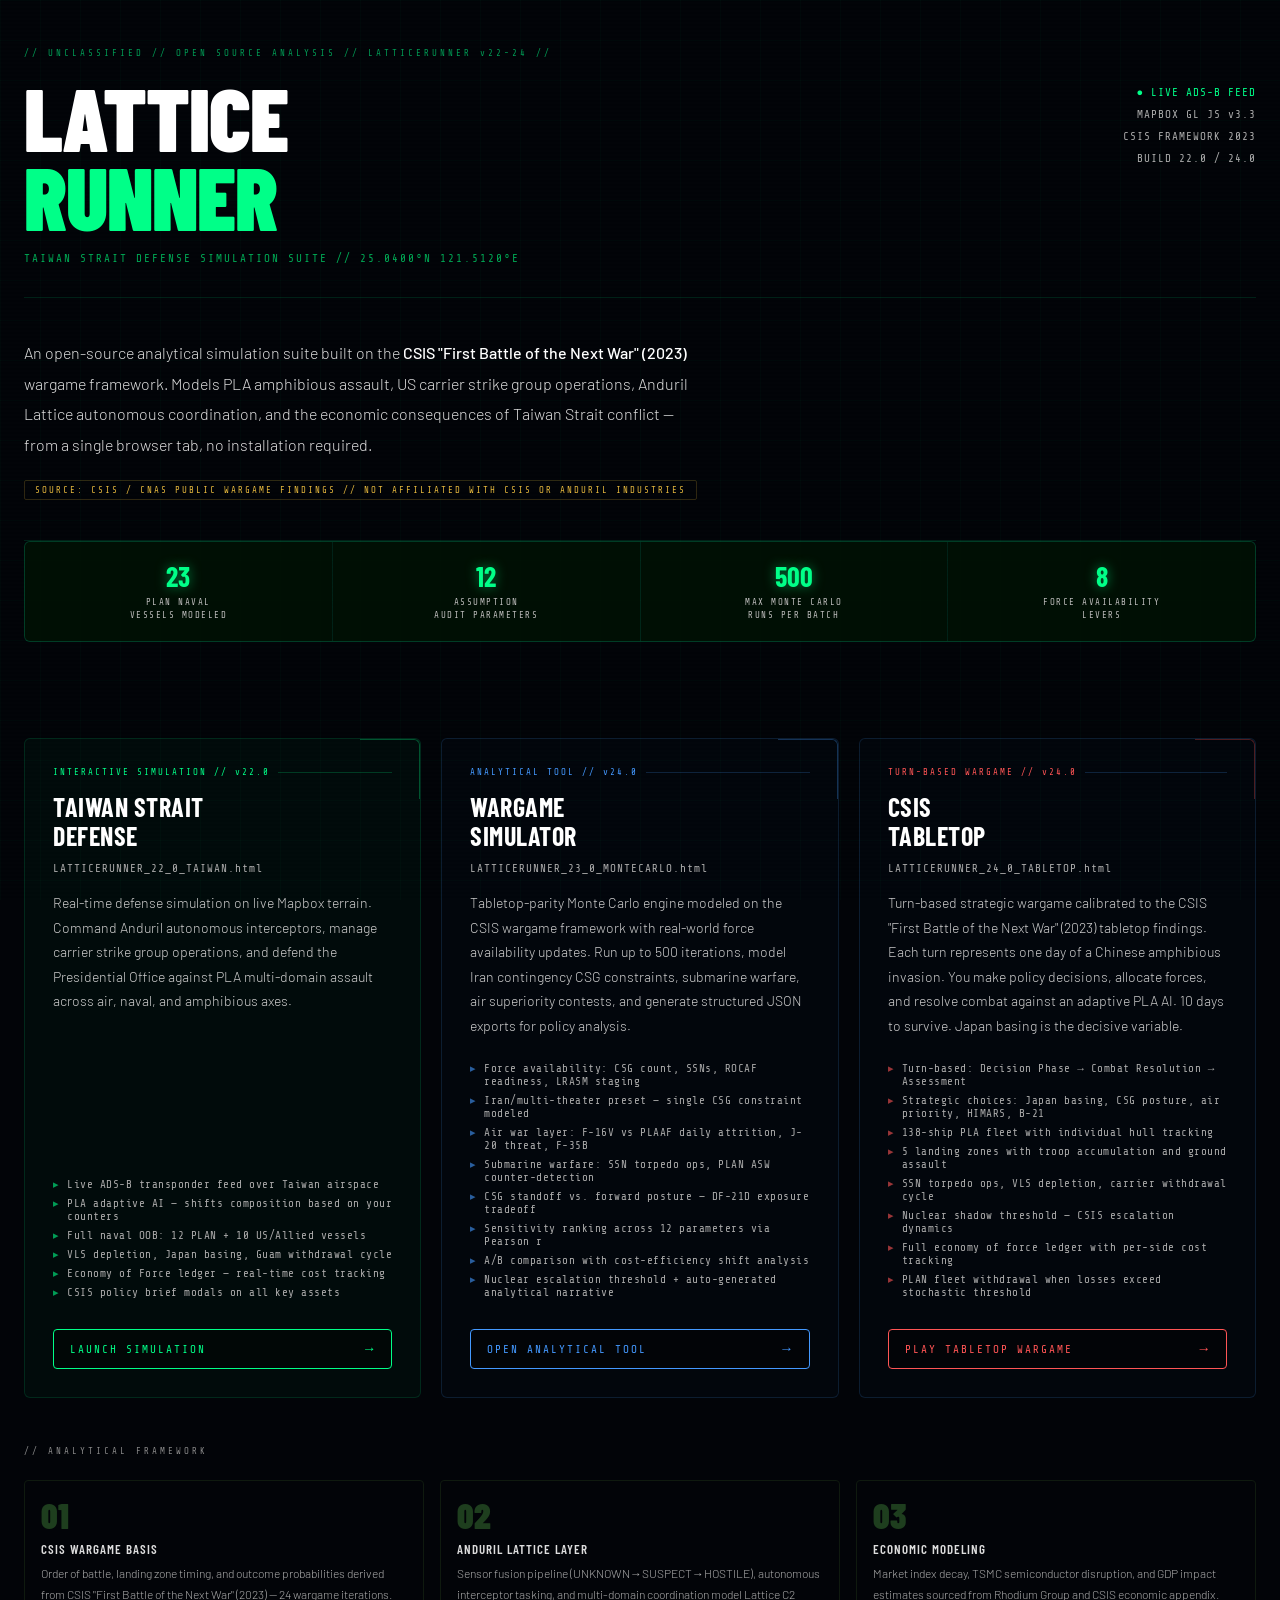
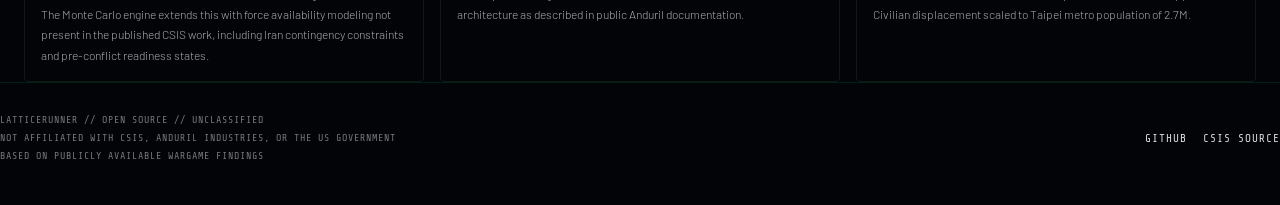
<file: index.html>
<!DOCTYPE html>
<html lang="en">
<head>
<meta charset="UTF-8">
<meta name="viewport" content="width=device-width, initial-scale=1.0">
<title>LATTICERUNNER — Taiwan Strait Defense System</title>
<style>
@import url('https://fonts.googleapis.com/css2?family=Share+Tech+Mono&family=Barlow+Condensed:wght@300;400;600;700;900&family=Barlow:wght@300;400&display=swap');

:root {
    --green:   #00ff88;
    --dim:     #00aa55;
    --red:     #ff3344;
    --gold:    #ffcc44;
    --blue:    #4499ff;
    --bg:      #020408;
    --panel:   rgba(0,255,136,0.03);
    --border:  rgba(0,255,136,0.12);
}

* { box-sizing: border-box; margin: 0; padding: 0; }

body {
    background: var(--bg);
    color: #ddd;
    font-family: 'Barlow', sans-serif;
    font-weight: 300;
    min-height: 100vh;
    overflow-x: hidden;
}

/* ── GRID BACKGROUND ── */
body::before {
    content: '';
    position: fixed; inset: 0;
    background-image:
        linear-gradient(rgba(0,255,136,0.025) 1px, transparent 1px),
        linear-gradient(90deg, rgba(0,255,136,0.025) 1px, transparent 1px);
    background-size: 40px 40px;
    pointer-events: none; z-index: 0;
}

/* ── SCAN LINE ── */
body::after {
    content: '';
    position: fixed; inset: 0;
    background: repeating-linear-gradient(
        0deg, transparent, transparent 2px,
        rgba(0,0,0,0.03) 2px, rgba(0,0,0,0.03) 4px
    );
    pointer-events: none; z-index: 0;
}

.wrap {
    position: relative; z-index: 1;
    max-width: 1320px; margin: 0 auto;
    padding: 0 24px;
}

/* ── HEADER ── */
header {
    padding: 48px 0 0;
    border-bottom: 1px solid var(--border);
    margin-bottom: 0;
}

.header-top {
    display: flex; align-items: flex-start;
    justify-content: space-between;
    margin-bottom: 32px;
}

.classification {
    font-family: 'Share Tech Mono', monospace;
    font-size: 9px; letter-spacing: 3px;
    color: var(--green); opacity: 0.6;
    margin-bottom: 20px;
}

.title-block h1 {
    font-family: 'Barlow Condensed', sans-serif;
    font-weight: 900;
    font-size: clamp(52px, 8vw, 88px);
    line-height: 0.9;
    letter-spacing: -1px;
    color: #fff;
    text-transform: uppercase;
}

.title-block h1 span {
    color: var(--green);
    display: block;
}

.title-block .sub {
    font-family: 'Share Tech Mono', monospace;
    font-size: 11px; letter-spacing: 2px;
    color: var(--dim); margin-top: 16px;
}

.status-cluster {
    text-align: right;
    font-family: 'Share Tech Mono', monospace;
    font-size: 11px; color: #aaa;
    letter-spacing: 1px; line-height: 2;
    padding-top: 4px;
}

.status-cluster .live {
    color: var(--green);
    animation: blink 1.8s ease-in-out infinite;
}

@keyframes blink {
    0%,100% { opacity: 1; }
    50%      { opacity: 0.3; }
}

/* ── MISSION STATEMENT ── */
.mission {
    padding: 40px 0;
    border-bottom: 1px solid var(--border);
}

.mission p {
    font-size: 16px; line-height: 1.9; color: #ddd;
    max-width: 680px;
}

.mission p strong { color: #fff; font-weight: 500; }

.csis-badge {
    display: inline-block; margin-top: 20px;
    font-family: 'Share Tech Mono', monospace;
    font-size: 9px; letter-spacing: 2px;
    color: var(--gold); opacity: 0.9;
    border: 1px solid rgba(255,204,68,0.2);
    padding: 4px 10px; border-radius: 2px;
}

/* ── TOOL CARDS ── */
.tools {
    padding: 48px 0;
    display: grid;
    grid-template-columns: 1fr 1fr 1fr;
    gap: 20px;
}

@media (max-width: 960px) {
    .tools { grid-template-columns: 1fr; }
    .header-top { flex-direction: column; gap: 24px; }
    .status-cluster { text-align: left; }
}

.tool-card {
    background: var(--panel);
    border: 1px solid var(--border);
    border-radius: 6px;
    padding: 28px;
    display: flex; flex-direction: column;
    position: relative; overflow: hidden;
    transition: border-color 0.2s, background 0.2s;
    text-decoration: none;
    cursor: pointer;
}

.tool-card::before {
    content: '';
    position: absolute; top: 0; left: 0; right: 0;
    height: 2px;
    background: linear-gradient(90deg, transparent, var(--accent), transparent);
    opacity: 0; transition: opacity 0.2s;
}

.tool-card:hover { border-color: var(--accent); background: rgba(0,255,136,0.05); }
.tool-card:hover::before { opacity: 1; }

.tool-card.primary   { --accent: var(--green); }
.tool-card.secondary { --accent: var(--blue); border-color: rgba(68,153,255,0.15); background: rgba(68,153,255,0.02); }
.tool-card.secondary:hover { border-color: var(--blue); background: rgba(68,153,255,0.05); }

.tool-tag {
    font-family: 'Share Tech Mono', monospace;
    font-size: 9px; letter-spacing: 2px;
    color: var(--accent); margin-bottom: 16px;
    display: flex; align-items: center; gap: 8px;
}

.tool-tag::after {
    content: ''; flex: 1;
    height: 1px; background: var(--accent); opacity: 0.2;
}

.tool-card h2 {
    font-family: 'Barlow Condensed', sans-serif;
    font-weight: 700; font-size: 26px;
    color: #fff; letter-spacing: 0.5px;
    line-height: 1.1; margin-bottom: 12px;
    text-transform: uppercase;
}

.tool-card .version {
    font-family: 'Share Tech Mono', monospace;
    font-size: 11px; color: #aaa;
    margin-bottom: 16px; letter-spacing: 1px;
}

.tool-card p {
    font-size: 13px; line-height: 1.75;
    color: #ccc; flex: 1; margin-bottom: 24px; font-size: 14px;
}

.tool-features {
    list-style: none; margin-bottom: 24px;
}

.tool-features li {
    font-family: 'Share Tech Mono', monospace;
    font-size: 11px; color: #aaa;
    letter-spacing: 0.5px; margin-bottom: 6px;
    padding-left: 14px; position: relative;
}

.tool-features li::before {
    content: '▸'; position: absolute; left: 0;
    color: var(--accent); opacity: 0.6;
}

.launch-btn {
    display: flex; align-items: center;
    justify-content: space-between;
    padding: 11px 16px;
    background: rgba(0,0,0,0.4);
    border: 1px solid var(--accent);
    border-radius: 4px;
    font-family: 'Share Tech Mono', monospace;
    font-size: 11px; letter-spacing: 2px;
    color: var(--accent); text-decoration: none;
    transition: background 0.15s;
}

.launch-btn:hover { background: rgba(0,255,136,0.08); }
.tool-card.secondary .launch-btn:hover { background: rgba(68,153,255,0.08); }

.launch-arrow {
    font-size: 14px; transition: transform 0.15s;
}
.launch-btn:hover .launch-arrow { transform: translateX(4px); }

/* ── STATS ROW ── */
.stats-row {
    display: grid;
    grid-template-columns: repeat(4, 1fr);
    gap: 1px;
    background: var(--border);
    border: 1px solid var(--border);
    border-radius: 6px;
    overflow: hidden;
    margin-bottom: 48px;
}

@media (max-width: 580px) {
    .stats-row { grid-template-columns: repeat(2, 1fr); }
}

.stat-cell {
    background: rgba(0,12,0,0.8);
    padding: 20px 16px;
    text-align: center;
}

.stat-cell .num {
    font-family: 'Barlow Condensed', sans-serif;
    font-weight: 700; font-size: 28px;
    color: var(--green); line-height: 1;
    margin-bottom: 6px;
    text-shadow: 0 0 12px rgba(0,255,136,0.5);
}

.stat-cell .label {
    font-family: 'Share Tech Mono', monospace;
    font-size: 9px; letter-spacing: 1.5px;
    color: #bbb; text-transform: uppercase;
    line-height: 1.4;
}

/* ── FRAMEWORK SECTION ── */
.framework {
    border-top: 1px solid var(--border);
    padding: 40px 0;
}

.framework-title {
    font-family: 'Share Tech Mono', monospace;
    font-size: 9px; letter-spacing: 3px;
    color: #888; margin-bottom: 24px;
}

.framework-grid {
    display: grid;
    grid-template-columns: repeat(3, 1fr);
    gap: 16px;
}

@media (max-width: 580px) {
    .framework-grid { grid-template-columns: 1fr; }
}

.fw-item {
    padding: 16px;
    border: 1px solid #0f1a0f;
    border-radius: 4px;
}

.fw-item .fw-num {
    font-family: 'Barlow Condensed', sans-serif;
    font-weight: 900; font-size: 36px;
    color: #1e3e1e; line-height: 1;
    margin-bottom: 8px;
}

.fw-item .fw-title {
    font-family: 'Barlow Condensed', sans-serif;
    font-weight: 600; font-size: 13px;
    color: #ddd; letter-spacing: 1px;
    text-transform: uppercase; margin-bottom: 6px;
}

.fw-item .fw-desc {
    font-size: 12px; color: #aaa; line-height: 1.7;
}

/* ── FOOTER ── */
footer {
    border-top: 1px solid var(--border);
    padding: 28px 0 40px;
    display: flex; justify-content: space-between;
    align-items: center; flex-wrap: wrap; gap: 12px;
}

.footer-left {
    font-family: 'Share Tech Mono', monospace;
    font-size: 10px; color: #777; letter-spacing: 1px;
    line-height: 1.8;
}

.footer-right {
    display: flex; gap: 16px; align-items: center;
}

.footer-link {
    font-family: 'Share Tech Mono', monospace;
    font-size: 11px; color: #ddd; letter-spacing: 1px;
    text-decoration: none; transition: color 0.15s;
}
.footer-link:hover { color: var(--green); }

/* ── INTRO ANIMATION ── */
.fade-in {
    opacity: 0;
    transform: translateY(16px);
    animation: fadeUp 0.6s ease forwards;
}
.fade-in:nth-child(2) { animation-delay: 0.1s; }
.fade-in:nth-child(3) { animation-delay: 0.2s; }
.fade-in:nth-child(4) { animation-delay: 0.3s; }
.fade-in:nth-child(5) { animation-delay: 0.4s; }

@keyframes fadeUp {
    to { opacity: 1; transform: translateY(0); }
}

/* Corner decoration */
.corner-dec {
    position: absolute; top: 0; right: 0;
    width: 60px; height: 60px;
    border-top: 1px solid var(--accent);
    border-right: 1px solid var(--accent);
    opacity: 0.3; border-radius: 0 6px 0 0;
    pointer-events: none;
}
</style>
</head>
<body>
<div class="wrap">

    <header class="fade-in">
        <div class="classification">// UNCLASSIFIED // OPEN SOURCE ANALYSIS // LATTICERUNNER v22-24 //</div>
        <div class="header-top">
            <div class="title-block">
                <h1>LATTICE<span>RUNNER</span></h1>
                <div class="sub">TAIWAN STRAIT DEFENSE SIMULATION SUITE // 25.0400°N 121.5120°E</div>
            </div>
            <div class="status-cluster">
                <div class="live">● LIVE ADS-B FEED</div>
                <div>MAPBOX GL JS v3.3</div>
                <div>CSIS FRAMEWORK 2023</div>
                <div>BUILD 22.0 / 24.0</div>
            </div>
        </div>
    </header>

    <div class="mission fade-in">
        <p>
            An open-source analytical simulation suite built on the
            <strong>CSIS "First Battle of the Next War" (2023)</strong> wargame framework.
            Models PLA amphibious assault, US carrier strike group operations,
            Anduril Lattice autonomous coordination, and the economic consequences of
            Taiwan Strait conflict — from a single browser tab, no installation required.
        </p>
        <div class="csis-badge">SOURCE: CSIS / CNAS PUBLIC WARGAME FINDINGS // NOT AFFILIATED WITH CSIS OR ANDURIL INDUSTRIES</div>
    </div>

    <div class="stats-row fade-in">
        <div class="stat-cell">
            <div class="num">23</div>
            <div class="label">PLAN Naval<br>Vessels Modeled</div>
        </div>
        <div class="stat-cell">
            <div class="num">12</div>
            <div class="label">Assumption<br>Audit Parameters</div>
        </div>
        <div class="stat-cell">
            <div class="num">500</div>
            <div class="label">Max Monte Carlo<br>Runs per Batch</div>
        </div>
        <div class="stat-cell">
            <div class="num">8</div>
            <div class="label">Force Availability<br>Levers</div>
        </div>
    </div>

    <div class="tools fade-in">

        <div class="tool-card primary" onclick="window.location='LATTICERUNNER_22_0_TAIWAN.html'">
            <div class="corner-dec"></div>
            <div class="tool-tag">INTERACTIVE SIMULATION // v22.0</div>
            <h2>Taiwan Strait<br>Defense</h2>
            <div class="version">LATTICERUNNER_22_0_TAIWAN.html</div>
            <p>
                Real-time defense simulation on live Mapbox terrain. Command
                Anduril autonomous interceptors, manage carrier strike group
                operations, and defend the Presidential Office against PLA
                multi-domain assault across air, naval, and amphibious axes.
            </p>
            <ul class="tool-features">
                <li>Live ADS-B transponder feed over Taiwan airspace</li>
                <li>PLA adaptive AI — shifts composition based on your counters</li>
                <li>Full naval OOB: 12 PLAN + 10 US/Allied vessels</li>
                <li>VLS depletion, Japan basing, Guam withdrawal cycle</li>
                <li>Economy of Force ledger — real-time cost tracking</li>
                <li>CSIS policy brief modals on all key assets</li>
            </ul>
            <a class="launch-btn" href="LATTICERUNNER_22_0_TAIWAN.html">
                LAUNCH SIMULATION <span class="launch-arrow">→</span>
            </a>
        </div>

        <div class="tool-card secondary" onclick="window.location='LATTICERUNNER_23_0_MONTECARLO.html'">
            <div class="corner-dec" style="--accent:var(--blue)"></div>
            <div class="tool-tag" style="color:var(--blue)">ANALYTICAL TOOL // v24.0</div>
            <h2>Wargame<br>Simulator</h2>
            <div class="version">LATTICERUNNER_23_0_MONTECARLO.html</div>
            <p>
                Tabletop-parity Monte Carlo engine modeled on the CSIS
                wargame framework with real-world force availability updates.
                Run up to 500 iterations, model Iran contingency CSG constraints,
                submarine warfare, air superiority contests, and generate
                structured JSON exports for policy analysis.
            </p>
            <ul class="tool-features" style="--accent:var(--blue)">
                <li>Force availability: CSG count, SSNs, ROCAF readiness, LRASM staging</li>
                <li>Iran/multi-theater preset — single CSG constraint modeled</li>
                <li>Air war layer: F-16V vs PLAAF daily attrition, J-20 threat, F-35B</li>
                <li>Submarine warfare: SSN torpedo ops, PLAN ASW counter-detection</li>
                <li>CSG standoff vs. forward posture — DF-21D exposure tradeoff</li>
                <li>Sensitivity ranking across 12 parameters via Pearson r</li>
                <li>A/B comparison with cost-efficiency shift analysis</li>
                <li>Nuclear escalation threshold + auto-generated analytical narrative</li>
            </ul>
            <a class="launch-btn" href="LATTICERUNNER_23_0_MONTECARLO.html" style="border-color:var(--blue);color:var(--blue)">
                OPEN ANALYTICAL TOOL <span class="launch-arrow">→</span>
            </a>
        </div>

        <div class="tool-card secondary" onclick="window.location='LATTICERUNNER_24_0_TABLETOP.html'">
            <div class="corner-dec" style="--accent:#ff5555"></div>
            <div class="tool-tag" style="color:#ff5555">TURN-BASED WARGAME // v24.0</div>
            <h2>CSIS<br>Tabletop</h2>
            <div class="version">LATTICERUNNER_24_0_TABLETOP.html</div>
            <p>
                Turn-based strategic wargame calibrated to the CSIS "First Battle
                of the Next War" (2023) tabletop findings. Each turn represents
                one day of a Chinese amphibious invasion. You make policy decisions,
                allocate forces, and resolve combat against an adaptive PLA AI.
                10 days to survive. Japan basing is the decisive variable.
            </p>
            <ul class="tool-features" style="--accent:#ff5555">
                <li>Turn-based: Decision Phase → Combat Resolution → Assessment</li>
                <li>Strategic choices: Japan basing, CSG posture, air priority, HIMARS, B-21</li>
                <li>138-ship PLA fleet with individual hull tracking</li>
                <li>5 landing zones with troop accumulation and ground assault</li>
                <li>SSN torpedo ops, VLS depletion, carrier withdrawal cycle</li>
                <li>Nuclear shadow threshold — CSIS escalation dynamics</li>
                <li>Full economy of force ledger with per-side cost tracking</li>
                <li>PLAN fleet withdrawal when losses exceed stochastic threshold</li>
            </ul>
            <a class="launch-btn" href="LATTICERUNNER_24_0_TABLETOP.html" style="border-color:#ff5555;color:#ff5555">
                PLAY TABLETOP WARGAME <span class="launch-arrow">→</span>
            </a>
        </div>

    </div>
        <div class="framework-title">// ANALYTICAL FRAMEWORK</div>
        <div class="framework-grid">
            <div class="fw-item">
                <div class="fw-num">01</div>
                <div class="fw-title">CSIS Wargame Basis</div>
                <div class="fw-desc">Order of battle, landing zone timing, and outcome probabilities derived from CSIS "First Battle of the Next War" (2023) — 24 wargame iterations. The Monte Carlo engine extends this with force availability modeling not present in the published CSIS work, including Iran contingency constraints and pre-conflict readiness states.</div>
            </div>
            <div class="fw-item">
                <div class="fw-num">02</div>
                <div class="fw-title">Anduril Lattice Layer</div>
                <div class="fw-desc">Sensor fusion pipeline (UNKNOWN→SUSPECT→HOSTILE), autonomous interceptor tasking, and multi-domain coordination model Lattice C2 architecture as described in public Anduril documentation.</div>
            </div>
            <div class="fw-item">
                <div class="fw-num">03</div>
                <div class="fw-title">Economic Modeling</div>
                <div class="fw-desc">Market index decay, TSMC semiconductor disruption, and GDP impact estimates sourced from Rhodium Group and CSIS economic appendix. Civilian displacement scaled to Taipei metro population of 2.7M.</div>
            </div>
        </div>
    </div>

    <footer class="fade-in">
        <div class="footer-left">
            LATTICERUNNER // OPEN SOURCE // UNCLASSIFIED<br>
            NOT AFFILIATED WITH CSIS, ANDURIL INDUSTRIES, OR THE US GOVERNMENT<br>
            BASED ON PUBLICLY AVAILABLE WARGAME FINDINGS
        </div>
        <div class="footer-right">
            <a class="footer-link" href="https://github.com/Lattice-Runner/LATTICERUNNER-C2-Sim" target="_blank">GITHUB</a>
            <a class="footer-link" href="https://www.csis.org/analysis/first-battle-next-war" target="_blank">CSIS SOURCE</a>
        </div>
    </footer>

</div>
</body>
</html>
</file>
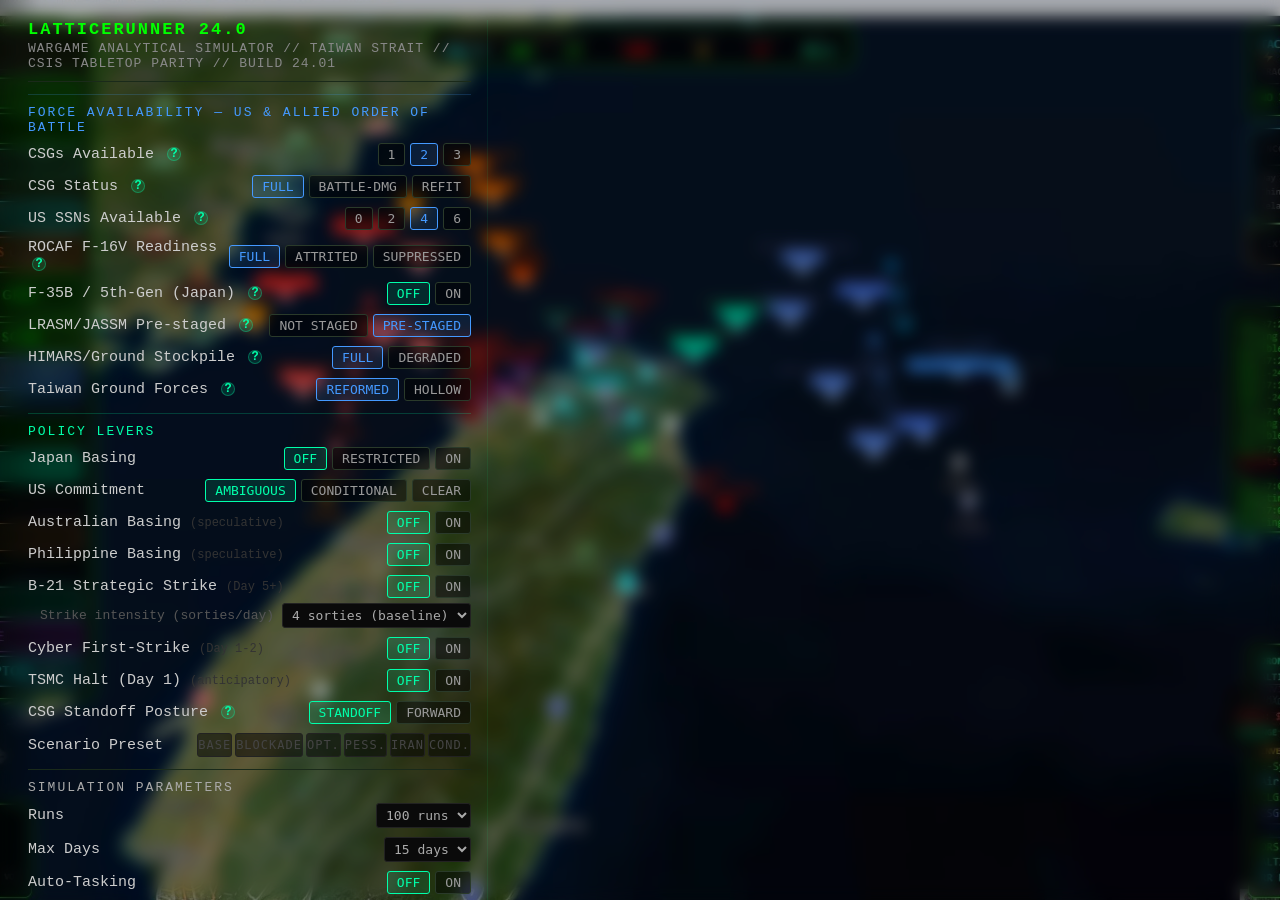
<file: LATTICERUNNER_23_0_MONTECARLO (1).html>
<!DOCTYPE html>
<html lang="en">
<head>
<meta charset="UTF-8">
<meta name="viewport" content="width=device-width, initial-scale=1.0">
<meta http-equiv="Cache-Control" content="no-cache, no-store, must-revalidate">
<title>LATTICERUNNER 24.0 — Wargame Analytical Simulator</title>
<!-- Mapbox removed — static background image -->
<!-- Mapbox CSS removed -->
<style>
* { box-sizing: border-box; margin: 0; padding: 0; }
body { background: #000; color: #ddd; font-family: 'Courier New', monospace; overflow: hidden; }
#map { position: absolute; inset: 0; }
#map::after {
    content: ''; position: absolute; top: 0; left: 0; bottom: 0; width: 40px;
    background: linear-gradient(90deg, rgba(0,8,0,0.4), transparent);
    pointer-events: none; z-index: 1;
}
::-webkit-scrollbar { width: 4px; }
::-webkit-scrollbar-track { background: #000; }
::-webkit-scrollbar-thumb { background: #0f0; border-radius: 2px; }

#controlPanel {
    position: absolute; top: 0; left: 0; bottom: 0; width: 100%;
    background: rgba(0,3,0,0.30);
    padding: 20px 28px 20px 28px; z-index: 100;
    backdrop-filter: blur(8px) saturate(1.2);
    -webkit-backdrop-filter: blur(8px) saturate(1.2);
    max-height: 100vh; overflow-y: auto;
    display: grid;
    grid-template-columns: 460px 1fr;
    gap: 0 32px;
    align-items: start;
}
.panel-title { color: #0f0; font-size: 17px; letter-spacing: 2px; margin-bottom: 2px; font-weight: bold; }
.panel-sub { color: #888; font-size: 13px; letter-spacing: 1px; margin-bottom: 12px; padding-bottom: 10px; border-bottom: 1px solid #1a2a1a; }
.section-header { color: #aaa; font-size: 13px; letter-spacing: 2px; margin: 12px 0 8px; padding-top: 10px; border-top: 1px solid #1a2a1a; }
.section-header.force { color: #4499ff; border-color: #4499ff33; }
.section-header.air   { color: #ffcc00; border-color: #ffcc0033; }
.section-header.naval { color: #00aaff; border-color: #00aaff33; }
.section-header.policy{ color: #00ffaa; border-color: #00ffaa33; }
.param-row { display: flex; justify-content: space-between; align-items: center; margin-bottom: 9px; font-size: 15px; }
.param-label { color: #ccc; flex: 1; }
.param-ctrl { display: flex; gap: 5px; align-items: center; }

.toggle-btn {
    background: rgba(0,0,0,0.5); border: 1px solid #2a3a2a; color: #999;
    padding: 3px 9px; cursor: pointer; border-radius: 3px;
    font-size: 13px; font-family: monospace; transition: all 0.12s;
}
.toggle-btn.active      { background: rgba(0,255,170,0.12); border-color: #00ffaa; color: #00ffaa; }
.toggle-btn.active-blue { background: rgba(68,153,255,0.12); border-color: #4499ff; color: #4499ff; }
.toggle-btn.active-warn { background: rgba(255,153,0,0.12); border-color: #ff9900; color: #ff9900; }
.toggle-btn.active-red  { background: rgba(255,60,60,0.12); border-color: #ff4444; color: #ff4444; }
.toggle-btn.active-gold { background: rgba(255,204,0,0.12); border-color: #ffcc00; color: #ffcc00; }

select {
    background: #0a0a0a; border: 1px solid #222; color: #aaa;
    font-family: monospace; font-size: 13px; padding: 3px 5px; border-radius: 3px;
}

.assumption-row { margin-bottom: 10px; }
.assump-header { display: flex; justify-content: space-between; margin-bottom: 3px; font-size: 13px; }
.assump-label { color: #ccc; }
.assump-val { color: #00ff88; font-weight: bold; font-size: 15px; }
input[type=range] {
    width: 100%; height: 3px; -webkit-appearance: none;
    background: linear-gradient(to right, #0f0 var(--pct,50%), #111 var(--pct,50%));
    border-radius: 2px; cursor: pointer; outline: none;
}
input[type=range]::-webkit-slider-thumb { -webkit-appearance:none; width:10px; height:10px; background:#0f0; border-radius:50%; }
.assump-bounds { display: flex; justify-content: space-between; font-size: 13px; color: #888; margin-top: 2px; }

#runBtn {
    width: 100%; padding: 11px; margin-top: 12px;
    background: rgba(0,255,0,0.12); border: 1px solid #0f0;
    color: #0f0; font-size: 15px; letter-spacing: 2px;
    cursor: pointer; border-radius: 4px; font-family: monospace; transition: all 0.2s;
}
#runBtn:hover { background: rgba(0,255,0,0.22); }
#runBtn:disabled { opacity: 0.35; cursor: not-allowed; }

#progressBar { display: none; margin-top: 12px; }
.prog-label { color: #aaa; font-size: 13px; letter-spacing: 1px; margin-bottom: 4px; }
.prog-track { height: 3px; background: #111; border-radius: 2px; overflow: hidden; }
.prog-fill { height: 100%; background: #0f0; border-radius: 2px; transition: width 0.08s; width: 0%; }
.prog-text { color: #00ff88; font-size: 14px; margin-top: 4px; }

#resultsPanel { display: none; margin-top: 14px; padding-top: 12px; border-top: 1px solid #111; }
.results-title { color: #00ff88; font-size: 15px; letter-spacing: 2px; margin-bottom: 10px; }
.stat-grid { display: grid; grid-template-columns: 1fr 1fr; gap: 6px; margin-bottom: 12px; }
.stat-box { background: rgba(255,255,255,0.02); border: 1px solid #111; border-radius: 4px; padding: 8px; text-align: center; }
.stat-box .val { font-size: 24px; font-weight: bold; margin-bottom: 2px; }
.stat-box .lbl { font-size: 13px; color: #aaa; letter-spacing: 1px; }
.sub-hdr { color: #aaa; font-size: 13px; letter-spacing: 2px; margin: 10px 0 6px; border-top: 1px solid #1a2a1a; padding-top: 8px; }
.dist-bar { margin-bottom: 7px; }
.dist-label { font-size: 14px; color: #bbb; margin-bottom: 2px; display: flex; justify-content: space-between; }
.dist-track { height: 7px; background: #0a0a0a; border-radius: 2px; overflow: hidden; }
.dist-fill { height: 100%; border-radius: 2px; }
.econ-row { display: flex; justify-content: space-between; font-size: 14px; color: #aaa; margin-bottom: 3px; }
.econ-val { color: #fff; }

.score-row { margin-bottom: 8px; }
.score-hdr { display: flex; justify-content: space-between; font-size: 13px; margin-bottom: 2px; }
.score-label { color: #ccc; font-size: 14px; }
.score-val { font-weight: bold; }
.score-track { height: 6px; background: #0a0a0a; border-radius: 3px; overflow: hidden; }
.score-fill { height: 100%; border-radius: 3px; transition: width 0.4s; }

#narrativeBox {
    margin-top: 12px; padding: 12px;
    background: rgba(0,255,170,0.025); border: 1px solid #00ffaa18;
    border-radius: 5px; font-size: 15px; line-height: 1.9; color: #ccc;
    display: none;
}
/* Results readable overlay — darkens right column when report is showing */
#rightCol.has-results {
    background: rgba(0,0,0,0.82);
    border-radius: 8px;
    padding: 16px;
    backdrop-filter: blur(2px);
    margin: -4px;
}
.narr-title { color: #00ffaa; font-size: 13px; letter-spacing: 2px; margin-bottom: 10px; }
.narr-finding { margin-bottom: 8px; padding-left: 10px; border-left: 2px solid #00ffaa22; }

#exportBtn {
    width: 100%; padding: 7px; margin-top: 10px;
    background: rgba(0,255,170,0.06); border: 1px solid #00ffaa22;
    color: #00ffaa; font-size: 13px; letter-spacing: 1px;
    cursor: pointer; border-radius: 3px; font-family: monospace;
}

#heatLegend {
    position: absolute; bottom: 20px; right: 20px;
    background: rgba(0,4,0,0.85); border: 1px solid #1a2a1a;
    border-radius: 6px; padding: 12px; z-index: 100; display: none; font-size: 13px;
    backdrop-filter: blur(10px);
}
.heat-title { color: #0f0; letter-spacing: 1px; margin-bottom: 8px; }
.heat-scale { display: flex; align-items: center; gap: 6px; margin-bottom: 4px; }
.heat-dot { width: 11px; height: 11px; border-radius: 50%; }

#leftCol {
    position: sticky; top: 0;
    max-height: 100vh; overflow-y: auto;
    padding-right: 16px;
    border-right: 1px solid rgba(0,255,136,0.08);
    scrollbar-width: thin;
}
#rightCol {
    overflow-y: auto;
    max-height: 100vh;
    padding: 0 4px 40px;
}
#rightCol::-webkit-scrollbar { width: 3px; }
#rightCol::-webkit-scrollbar-thumb { background: #0f0; }

#abPanel {
    position: fixed; top: 0; left: 0; right: 0; bottom: 0;
    background: rgba(0,3,0,0.88);
    border-radius: 0; z-index: 200;
    backdrop-filter: blur(24px);
    overflow-y: auto; display: none;
}
.ab-header { display: flex; justify-content: space-between; align-items: center; padding: 12px 16px; border-bottom: 1px solid #111; }
.ab-title { color: #0f0; font-size: 14px; letter-spacing: 2px; }
.ab-close { background: rgba(255,0,0,0.1); border: 1px solid #f004; color: #f00; padding: 3px 10px; cursor: pointer; border-radius: 3px; font-size: 13px; font-family: monospace; }
.ab-body { padding: 14px 16px; }
.ab-grid { display: grid; grid-template-columns: 1fr 1fr; gap: 0; }
.ab-col-a { border-right: 1px solid #111; padding-right: 12px; }
.ab-col-b { padding-left: 12px; }
.ab-col-label { font-size: 12px; letter-spacing: 2px; margin-bottom: 10px; padding-bottom: 6px; border-bottom: 1px solid #0a0a0a; }
.ab-row { display: flex; justify-content: space-between; font-size: 13px; margin-bottom: 5px; }
.ab-key { color: #aaa; }
.ab-val { font-weight: bold; }
.ab-delta { font-size: 13px; padding: 8px 0; border-top: 1px solid #0a0a0a; margin-top: 8px; }
.ab-delta-row { display: flex; justify-content: space-between; font-size: 13px; margin-bottom: 4px; }
.ab-delta-key { color: #bbb; }
.delta-pos { color: #00ffaa; }
.delta-neg { color: #ff4444; }
.delta-neu { color: #888; }
.ab-breach-grid { display: grid; grid-template-columns: 1fr 1fr; gap: 6px; margin-top: 8px; }
.ab-lz-box { font-size: 13px; padding: 6px 8px; border: 1px solid #111; border-radius: 3px; }
.ab-lz-name { color: #444; font-size: 12px; margin-bottom: 2px; }
.ab-lz-vals { display: flex; justify-content: space-between; }

.preset-btn {
    flex: 1; padding: 4px 0; font-size: 12px; letter-spacing: 1px;
    background: rgba(0,0,0,0.5); border: 1px solid #222; color: #444;
    cursor: pointer; font-family: monospace; border-radius: 3px; transition: all 0.12s;
}
.preset-btn:hover { border-color: #0f0; color: #0f0; }

/* Force availability mini-grid */
.force-grid { display: grid; grid-template-columns: 1fr 1fr; gap: 4px; margin-bottom: 6px; }
.force-box {
    border: 1px solid #1a2a1a; border-radius: 3px; padding: 6px 8px;
    font-size: 13px; text-align: center;
}
.force-box .fb-val { font-size: 19px; font-weight: bold; margin-bottom: 2px; }
.force-box .fb-lbl { font-size: 12px; color: #555; letter-spacing: 1px; }

/* Glossary tooltips */
.gloss {
    display: inline-flex; align-items: center; justify-content: center;
    width: 14px; height: 14px; border-radius: 50%;
    background: rgba(0,255,170,0.12); border: 1px solid #00ffaa55;
    color: #00ffaa; font-size: 12px; cursor: help;
    margin-left: 4px; position: relative; vertical-align: middle;
    font-style: normal; font-weight: bold; flex-shrink: 0;
}
.gloss::after {
    content: attr(data-tip);
    position: absolute;
    left: 22px;
    top: 50%;
    transform: translateY(-50%);
    background: rgba(0,0,0,0.97); border: 1px solid #00ffaa44;
    color: #bbb; font-size: 13px; line-height: 1.6;
    padding: 8px 12px; border-radius: 5px;
    width: 260px; text-align: left;
    pointer-events: none; opacity: 0;
    transition: opacity 0.15s; z-index: 9999;
    font-weight: normal; white-space: normal;
    box-shadow: 0 4px 20px rgba(0,0,0,0.8);
}
.gloss:hover::after { opacity: 1; }
.gloss.tip-left::after {
    left: auto;
    right: 22px;
    transform: translateY(-50%);
}
.gloss.flip-down::after {
    left: 22px;
    top: 50%;
    transform: translateY(-50%);
}

/* Sensitivity */
#sensitivityPanel { display:none; margin-top:12px; padding:12px; background:rgba(0,255,170,0.02); border:1px solid #00ffaa18; border-radius:5px; }
</style>
</head>
<body>
<div id="map" style="
    background-image: url('images/montecarlo_bg.jpg');
    background-size: cover;
    background-position: center top;
    background-repeat: no-repeat;
"></div>

<div id="controlPanel">
  <div id="leftCol">
    <div class="panel-title">LATTICERUNNER 24.0</div>
    <div class="panel-sub">WARGAME ANALYTICAL SIMULATOR // TAIWAN STRAIT // CSIS TABLETOP PARITY // BUILD 24.01</div>

    <!-- ═══════════════ FORCE AVAILABILITY ═══════════════ -->
    <div class="section-header force">FORCE AVAILABILITY — US &amp; ALLIED ORDER OF BATTLE</div>

    <div class="param-row">
      <span class="param-label">CSGs Available <i class="gloss flip-down" data-tip="Carrier Strike Groups deployable to Taiwan theater. Baseline CSIS: 2. Iran contingency/other theater: 1. Full surge: 3. Each CSG = ~190-240 VLS cells (DDG-51s + CG-47) plus carrier air wing.">?</i></span>
      <div class="param-ctrl">
        <button class="toggle-btn" id="csg1Btn" onclick="setCSG(1)">1</button>
        <button class="toggle-btn active-blue" id="csg2Btn" onclick="setCSG(2)">2</button>
        <button class="toggle-btn" id="csg3Btn" onclick="setCSG(3)">3</button>
      </div>
    </div>

    <div class="param-row">
      <span class="param-label">CSG Status <i class="gloss flip-down" data-tip="Full: both CSGs at combat readiness, full VLS. Battle-damaged: one CSG starts at 50% VLS from prior engagement (Houthi ops, prior strike). Refit: one CSG in Yokosuka/Bremerton maintenance, returns Day 7.">?</i></span>
      <div class="param-ctrl">
        <button class="toggle-btn active-blue" id="csgStatFull"   onclick="setCSGStat('full')">FULL</button>
        <button class="toggle-btn" id="csgStatDmg"    onclick="setCSGStat('damaged')">BATTLE-DMG</button>
        <button class="toggle-btn" id="csgStatRefit"  onclick="setCSGStat('refit')">REFIT</button>
      </div>
    </div>

    <div class="param-row">
      <span class="param-label">US SSNs Available <i class="gloss flip-down" data-tip="Attack submarines (Virginia/Los Angeles class) assigned to Taiwan theater. SSNs conduct independent anti-ship torpedo attacks on PLAN amphibious ships and surface combatants. Each SSN carries ~26 Mk-48 torpedoes + Harpoon. CSIS baseline: 4 SSNs forward deployed at Guam/Yokosuka.">?</i></span>
      <div class="param-ctrl">
        <button class="toggle-btn" id="ssn0Btn" onclick="setSSN(0)">0</button>
        <button class="toggle-btn" id="ssn2Btn" onclick="setSSN(2)">2</button>
        <button class="toggle-btn active-blue" id="ssn4Btn" onclick="setSSN(4)">4</button>
        <button class="toggle-btn" id="ssn6Btn" onclick="setSSN(6)">6</button>
      </div>
    </div>

    <div class="param-row">
      <span class="param-label">ROCAF F-16V Readiness <i class="gloss flip-down" data-tip="Republic of China Air Force F-16V Block 70 readiness. Full: ~140 airframes, undegraded. Attrited: Day 1 PLA ballistic missile strikes hit Chiashan/Tainan/Hualien airbases — 30-40% aircraft destroyed on ground. CSIS: airbase suppression is PLA Day 1 priority.">?</i></span>
      <div class="param-ctrl">
        <button class="toggle-btn active-blue" id="rocafFull"    onclick="setROCAF('full')">FULL</button>
        <button class="toggle-btn" id="rocafAttr"    onclick="setROCAF('attrited')">ATTRITED</button>
        <button class="toggle-btn" id="rocafSuppr"   onclick="setROCAF('suppressed')">SUPPRESSED</button>
      </div>
    </div>

    <div class="param-row">
      <span class="param-label">F-35B / 5th-Gen (Japan) <i class="gloss flip-down" data-tip="F-35B from USMC VMFA squadrons at Iwakuni/Kadena, available only if Japan basing ON. Adds ~24 additional sorties/day of air superiority and precision strike. F-35B's sensor fusion and low-observable profile significantly degrades PLAAF effectiveness in contested airspace.">?</i></span>
      <div class="param-ctrl">
        <button class="toggle-btn" id="f35Off" onclick="setF35(false)">OFF</button>
        <button class="toggle-btn" id="f35On"  onclick="setF35(true)">ON</button>
      </div>
    </div>

    <div class="param-row">
      <span class="param-label">LRASM/JASSM Pre-staged <i class="gloss flip-down" data-tip="Long Range Anti-Ship Missile (LRASM) and JASSM-ER pre-positioned at Guam/Anderson AFB. If pre-staged: immediately available for B-1B/F-15E employment Day 1+. If not: requires 72-hour airlift from CONUS munitions depots. CSIS: munitions pre-positioning is a key readiness lever.">?</i></span>
      <div class="param-ctrl">
        <button class="toggle-btn" id="lrasmOff" onclick="setLRASM(false)">NOT STAGED</button>
        <button class="toggle-btn active-blue" id="lrasmOn" onclick="setLRASM(true)">PRE-STAGED</button>
      </div>
    </div>

    <div class="param-row">
      <span class="param-label">HIMARS/Ground Stockpile <i class="gloss flip-down" data-tip="HIMARS MLRS rocket stockpile status. Full: pre-positioned GMLRS and PrSM rockets at Okinawa/Philippines forward sites. Degraded: PLA ballistic missile strikes destroyed logistics nodes Day 1. CSIS: PLA targets munitions depots as priority before kinetic.">?</i></span>
      <div class="param-ctrl">
        <button class="toggle-btn active-blue" id="himarsFull" onclick="setHIMARSStock('full')">FULL</button>
        <button class="toggle-btn" id="himarsDeg"  onclick="setHIMARSStock('degraded')">DEGRADED</button>
      </div>
    </div>

    <div class="param-row">
      <span class="param-label">Taiwan Ground Forces <i class="gloss flip-down" data-tip="ROC Army readiness. Full: 2023 reform — 12-month conscription, ~88,000 active plus 2.3M reservists with improved mobilization. Degraded: pre-reform hollow force with limited reserve mobilization (reflects pre-2023 reality). CSIS: ground force quality determines whether beachheads become bridgeheads.">?</i></span>
      <div class="param-ctrl">
        <button class="toggle-btn active-blue" id="rocaFull" onclick="setROCA('full')">REFORMED</button>
        <button class="toggle-btn" id="rocaDeg"  onclick="setROCA('degraded')">HOLLOW</button>
      </div>
    </div>

    <!-- ═══════════════ POLICY LEVERS ═══════════════ -->
    <div class="section-header policy">POLICY LEVERS</div>

    <div class="param-row">
      <span class="param-label">Japan Basing</span>
      <div class="param-ctrl">
        <button class="toggle-btn" id="japanOff"        onclick="setJapan(false)">OFF</button>
        <button class="toggle-btn" id="japanRestricted" onclick="setJapan('restricted')">RESTRICTED</button>
        <button class="toggle-btn" id="japanOn"         onclick="setJapan(true)">ON</button>
      </div>
    </div>
    <div class="param-row">
      <span class="param-label">US Commitment</span>
      <div class="param-ctrl">
        <button class="toggle-btn active" id="commitAmbig"       onclick="setCommit('ambiguous')">AMBIGUOUS</button>
        <button class="toggle-btn"        id="commitConditional" onclick="setCommit('conditional')">CONDITIONAL</button>
        <button class="toggle-btn"        id="commitClear"       onclick="setCommit('clear')">CLEAR</button>
      </div>
    </div>
    <div class="param-row">
      <span class="param-label">Australian Basing <span style="color:#333;font-size:12px;">(speculative)</span></span>
      <div class="param-ctrl">
        <button class="toggle-btn" id="ausOff" onclick="setAus(false)">OFF</button>
        <button class="toggle-btn" id="ausOn"  onclick="setAus(true)">ON</button>
      </div>
    </div>
    <div class="param-row">
      <span class="param-label">Philippine Basing <span style="color:#333;font-size:12px;">(speculative)</span></span>
      <div class="param-ctrl">
        <button class="toggle-btn" id="philOff" onclick="setPhil(false)">OFF</button>
        <button class="toggle-btn" id="philOn"  onclick="setPhil(true)">ON</button>
      </div>
    </div>
    <div class="param-row">
      <span class="param-label">B-21 Strategic Strike <span style="color:#333;font-size:12px;">(Day 5+)</span></span>
      <div class="param-ctrl">
        <button class="toggle-btn" id="b21Off" onclick="setB21(false)">OFF</button>
        <button class="toggle-btn" id="b21On"  onclick="setB21(true)">ON</button>
      </div>
    </div>
    <div class="param-row" style="margin-left:12px;margin-top:-4px;">
      <span class="param-label" style="font-size:13px;color:#555;">Strike intensity (sorties/day)</span>
      <div class="param-ctrl">
        <select id="b21Sorties">
          <option value="2">2 sorties (limited)</option>
          <option value="4" selected>4 sorties (baseline)</option>
          <option value="8">8 sorties (surge)</option>
        </select>
      </div>
    </div>
    <div class="param-row">
      <span class="param-label">Cyber First-Strike <span style="color:#333;font-size:12px;">(Day 1-2)</span></span>
      <div class="param-ctrl">
        <button class="toggle-btn" id="cyberOff" onclick="setCyber(false)">OFF</button>
        <button class="toggle-btn" id="cyberOn"  onclick="setCyber(true)">ON</button>
      </div>
    </div>
    <div class="param-row">
      <span class="param-label">TSMC Halt (Day 1) <span style="color:#333;font-size:12px;">(anticipatory)</span></span>
      <div class="param-ctrl">
        <button class="toggle-btn" id="tsmcHaltOff" onclick="setTsmcHalt(false)">OFF</button>
        <button class="toggle-btn" id="tsmcHaltOn"  onclick="setTsmcHalt(true)">ON</button>
      </div>
    </div>
    <div class="param-row">
      <span class="param-label">CSG Standoff Posture <i class="gloss flip-down" data-tip="CSIS finding: carriers stayed outside DF-21D range (~1,500km) in most scenarios, using Tomahawk at range rather than accepting anti-ship ballistic missile risk. Forward posture = full VLS available but DF-21D attrition risk each day. Standoff = safer but reduced daily fires.">?</i></span>
      <div class="param-ctrl">
        <button class="toggle-btn active" id="postureStand" onclick="setPosture('standoff')">STANDOFF</button>
        <button class="toggle-btn"        id="postureFwd"   onclick="setPosture('forward')">FORWARD</button>
      </div>
    </div>
    <div class="param-row">
      <span class="param-label">Scenario Preset</span>
      <div class="param-ctrl" style="gap:3px;">
        <button class="preset-btn" onclick="applyPreset('base')">BASE</button>
        <button class="preset-btn" onclick="applyPreset('blockade')">BLOCKADE</button>
        <button class="preset-btn" onclick="applyPreset('optimistic')">OPT.</button>
        <button class="preset-btn" onclick="applyPreset('pessimistic')">PESS.</button>
        <button class="preset-btn" onclick="applyPreset('iran')">IRAN</button>
        <button class="preset-btn" onclick="applyPreset('conditional')">COND.</button>
      </div>
    </div>

    <!-- ═══════════════ SIM PARAMETERS ═══════════════ -->
    <div class="section-header">SIMULATION PARAMETERS</div>
    <div class="param-row">
      <span class="param-label">Runs</span>
      <select id="numRuns">
        <option value="50">50 runs</option>
        <option value="100" selected>100 runs</option>
        <option value="250">250 runs</option>
        <option value="500">500 runs</option>
      </select>
    </div>
    <div class="param-row">
      <span class="param-label">Max Days</span>
      <select id="maxDays">
        <option value="5">5 days</option>
        <option value="10">10 days</option>
        <option value="15" selected>15 days</option>
        <option value="21">21 days</option>
      </select>
    </div>
    <div class="param-row">
      <span class="param-label">Auto-Tasking</span>
      <div class="param-ctrl">
        <button class="toggle-btn active" id="autoOff" onclick="setAuto(false)">OFF</button>
        <button class="toggle-btn"        id="autoOn"  onclick="setAuto(true)">ON</button>
      </div>
    </div>
    <div class="param-row">
      <span class="param-label">Heatmap Layer</span>
      <select id="heatmapType">
        <option value="breach">Base Breaches</option>
        <option value="landing">Troop Landings</option>
        <option value="kills">Kill Density</option>
      </select>
    </div>

    <!-- ═══════════════ ASSUMPTION AUDIT ═══════════════ -->
    <div class="section-header">ASSUMPTION AUDIT — Pk / EFFECTIVENESS</div>

    <div class="assumption-row">
      <div class="assump-header"><span class="assump-label">Roadrunner Pk vs DF-17 <i class="gloss flip-down" data-tip="Probability a single Roadrunner-M destroys a DF-17 hypersonic glide vehicle. Mach 5-10 speed requires lead-pursuit geometry. CSIS estimates 30-75%.">?</i></span><span class="assump-val" id="valRrDf17">55%</span></div>
      <input type="range" id="slRrDf17" min="10" max="90" value="55" oninput="updateSlider(this,'valRrDf17')">
      <div class="assump-bounds"><span>10% worst</span><span>90% optimistic</span></div>
    </div>
    <div class="assumption-row">
      <div class="assump-header"><span class="assump-label">Roadrunner Pk vs CJ-10 <i class="gloss flip-down" data-tip="Likelihood a Roadrunner intercepts a CJ-10 cruise missile. Subsonic terrain-hugging = easier intercept than DF-17. CJ-10 range 2,000km.">?</i></span><span class="assump-val" id="valRrCj10">80%</span></div>
      <input type="range" id="slRrCj10" min="20" max="98" value="80" oninput="updateSlider(this,'valRrCj10')">
      <div class="assump-bounds"><span>20%</span><span>98%</span></div>
    </div>
    <div class="assumption-row">
      <div class="assump-header"><span class="assump-label">PLAN Jamming <i class="gloss flip-down" data-tip="EW degradation of sensor confidence pipeline. Higher = slower threat ID. CSIS: PLA EW precedes kinetic 24-72 hours.">?</i></span><span class="assump-val" id="valJamming">30%</span></div>
      <input type="range" id="slJamming" min="0" max="80" value="30" oninput="updateSlider(this,'valJamming')">
      <div class="assump-bounds"><span>0% none</span><span>80% severe</span></div>
    </div>
    <div class="assumption-row">
      <div class="assump-header"><span class="assump-label">SM-3 Pk vs DF-21D <i class="gloss flip-down" data-tip="SM-3 intercept probability vs DF-21D anti-ship ballistic missile. Most politically sensitive assumption in US-China deterrence. DoD estimates classified. Relevant only in Forward posture.">?</i></span><span class="assump-val" id="valSm3">50%</span></div>
      <input type="range" id="slSm3" min="5" max="85" value="50" oninput="updateSlider(this,'valSm3')">
      <div class="assump-bounds"><span>5%</span><span>85%</span></div>
    </div>
    <div class="assumption-row">
      <div class="assump-header"><span class="assump-label">CSG VLS per Ship <i class="gloss flip-down" data-tip="VLS cells per CSG (total across all escorts). CG-67/73 Ticonderoga: 122-cell Mk41. DDG Flight IIA: 96-cell Mk41. CRITICAL: ~30-35% of DDG cells are quad-packed ESSM — short-range point defense only, NOT usable for TLAM/SM-6/SM-3. Effective strike+BMD capacity per DDG is ~64 cells. The 'missile spreadsheet' problem: the US runs out of SM-6 and TLAM long before VLS cells are empty. CSIS 380-cell default reflects mixed magazine reality.">?</i></span><span class="assump-val" id="valVls">380</span></div>
      <input type="range" id="slVls" min="100" max="600" value="380" oninput="updateSliderRaw(this,'valVls')">
      <div class="assump-bounds"><span>100 depleted</span><span>600 full</span></div>
    </div>
    <div class="assumption-row">
      <div class="assump-header"><span class="assump-label">PLA First-Wave Troops <i class="gloss flip-down" data-tip="PLA amphibious capacity in first 24-48 hours. CSIS: ~25,000-35,000 via Type 075 LHDs and Type 071 LPDs. Civilian RoRo vessels expand this at high risk.">?</i></span><span class="assump-val" id="valTroops">25K</span></div>
      <input type="range" id="slTroops" min="5" max="60" value="25" oninput="updateSliderK(this,'valTroops')">
      <div class="assump-bounds"><span>5K constrained</span><span>60K full</span></div>
    </div>

    <!-- ═══════════════ AIR WAR ═══════════════ -->
    <div class="section-header air">AIR WAR ASSUMPTIONS</div>
    <div class="assumption-row">
      <div class="assump-header"><span class="assump-label">F-16V Kill Rate vs PLAAF <i class="gloss flip-down" data-tip="Probability an F-16V sorties kills a PLAAF J-16 or J-10C in a single engagement. Accounts for AIM-120D BVR, HMCS, and Taiwan pilot quality. CSIS baseline: ~35-55%. Degrades daily as sortie rates drop.">?</i></span><span class="assump-val" id="valF16Kill">42%</span></div>
      <input type="range" id="slF16Kill" min="10" max="75" value="42" oninput="updateSlider(this,'valF16Kill')">
      <div class="assump-bounds"><span>10% degraded</span><span>75% favorable</span></div>
    </div>
    <div class="assumption-row">
      <div class="assump-header"><span class="assump-label">PLAAF J-20 Threat <i class="gloss flip-down" data-tip="J-20 stealth fighter effectiveness against F-16V and air defense. Higher = J-20s dominate air superiority contest, forcing F-16Vs into defensive posture. CSIS: J-20 numbers (~200 operational) allow meaningful air superiority challenge by Day 3.">?</i></span><span class="assump-val" id="valJ20">35%</span></div>
      <input type="range" id="slJ20" min="10" max="80" value="35" oninput="updateSlider(this,'valJ20')">
      <div class="assump-bounds"><span>10% limited</span><span>80% dominant</span></div>
    </div>
    <div class="assumption-row">
      <div class="assump-header"><span class="assump-label">LRASM Pk vs PLAN Ships <i class="gloss flip-down" data-tip="Long Range Anti-Ship Missile probability of kill vs PLAN surface combatants. Fires from B-1B/F-15E at standoff range. CSIS: LRASM is the primary anti-surface weapon in contested airspace. Only relevant if LRASM pre-staged.">?</i></span><span class="assump-val" id="valLrasm">58%</span></div>
      <input type="range" id="slLrasm" min="15" max="85" value="58" oninput="updateSlider(this,'valLrasm')">
      <div class="assump-bounds"><span>15%</span><span>85%</span></div>
    </div>

    <!-- ═══════════════ NAVAL ═══════════════ -->
    <div class="section-header naval">NAVAL / SUBMARINE ASSUMPTIONS</div>
    <div class="assumption-row">
      <div class="assump-header"><span class="assump-label">SSN Torpedo Pk vs PLAN Amph <i class="gloss flip-down" data-tip="Probability a US Virginia/LA-class SSN torpedo attack kills a PLAN amphibious ship (Type 075/071). Mk-48 ADCAP against non-hardened amphibious hull = high Pk. Main risk is counter-detection by PLAN ASW escorts. CSIS: SSNs most effective weapon vs amphibious fleet.">?</i></span><span class="assump-val" id="valSsnPk">72%</span></div>
      <input type="range" id="slSsnPk" min="25" max="92" value="72" oninput="updateSlider(this,'valSsnPk')">
      <div class="assump-bounds"><span>25%</span><span>92%</span></div>
    </div>
    <div class="assumption-row">
      <div class="assump-header"><span class="assump-label">PLAN ASW Effectiveness <i class="gloss flip-down" data-tip="PLA Anti-Submarine Warfare ability to detect and kill US SSNs. Higher = more US subs lost before completing torpedo attacks. PLAN ASW has improved significantly since 2015 via Z-20F helicopters, new COGAG frigates. Still assessed below US/NATO standards.">?</i></span><span class="assump-val" id="valAswPlan">25%</span></div>
      <input type="range" id="slAswPlan" min="5" max="70" value="25" oninput="updateSlider(this,'valAswPlan')">
      <div class="assump-bounds"><span>5% negligible</span><span>70% capable</span></div>
    </div>

    <button id="runBtn" onclick="startBatch()">▶ RUN SIMULATION</button>

    <div id="progressBar">
      <div class="prog-label">SIMULATING IN BACKGROUND</div>
      <div class="prog-track"><div class="prog-fill" id="progFill"></div></div>
      <div class="prog-text" id="progText">0 / 0</div>
    </div>
  </div><!-- end leftCol -->

  <div id="rightCol">
    <div id="resultsPanel">
      <div class="results-title">ANALYTICAL RESULTS</div>
      <div class="stat-grid">
        <div class="stat-box"><div class="val" id="rSurvivalRate" style="color:#00ffaa">--</div><div class="lbl">SURVIVAL RATE</div></div>
        <div class="stat-box"><div class="val" id="rMeanDays"     style="color:#4499ff">--</div><div class="lbl">MEAN DAYS</div></div>
        <div class="stat-box"><div class="val" id="rVlsDepletion" style="color:#ff9900">--</div><div class="lbl">VLS DEPLETED</div></div>
        <div class="stat-box"><div class="val" id="rMarketCrash"  style="color:#ff4444">--</div><div class="lbl">AVG MARKET</div></div>
      </div>

      <!-- Force expenditure live summary -->
      <div class="sub-hdr">FORCE EXPENDITURE (mean per run)</div>
      <div class="force-grid" id="forceExpenditure"></div>

      <div class="sub-hdr">SUSTAINABILITY SCORECARD</div>
      <div class="score-row">
        <div class="score-hdr"><span class="score-label">Civilian Displacement (Taipei metro est.)</span><span class="score-val" id="scDisplace" style="color:#ff4444">--</span></div>
        <div class="score-track"><div class="score-fill" id="scDisplaceFill" style="background:#ff4444;width:0%"></div></div>
      </div>
      <div class="score-row">
        <div class="score-hdr"><span class="score-label">TSMC / Semiconductor Supply Risk</span><span class="score-val" id="scTsmc" style="color:#ffcc00">--</span></div>
        <div class="score-track"><div class="score-fill" id="scTsmcFill" style="background:#ffcc00;width:0%"></div></div>
      </div>
      <div class="score-row">
        <div class="score-hdr"><span class="score-label">Global GDP Impact (mean estimate)</span><span class="score-val" id="scGdp" style="color:#ff9900">--</span></div>
        <div class="score-track"><div class="score-fill" id="scGdpFill" style="background:#ff9900;width:0%"></div></div>
      </div>
      <div class="score-row">
        <div class="score-hdr"><span class="score-label">US Naval Sustainability (VLS remaining)</span><span class="score-val" id="scNaval" style="color:#4499ff">--</span></div>
        <div class="score-track"><div class="score-fill" id="scNavalFill" style="background:#4499ff;width:0%"></div></div>
      </div>
      <div class="score-row">
        <div class="score-hdr"><span class="score-label">Air Superiority Retained (% of runs)</span><span class="score-val" id="scAir" style="color:#ffcc00">--</span></div>
        <div class="score-track"><div class="score-fill" id="scAirFill" style="background:#ffcc00;width:0%"></div></div>
      </div>
      <div class="score-row">
        <div class="score-hdr"><span class="score-label">PLAN Amphibious Fleet Neutralized</span><span class="score-val" id="scNavalAmph" style="color:#00aaff">--</span></div>
        <div class="score-track"><div class="score-fill" id="scNavalAmphFill" style="background:#00aaff;width:0%"></div></div>
      </div>

      <div class="sub-hdr">DAYS SURVIVED DISTRIBUTION</div>
      <div id="daysDist"></div>

      <div class="sub-hdr">BREACH CORRIDORS (% of runs)</div>
      <div id="breachDist"></div>

      <div class="sub-hdr">AIR WAR LEDGER (mean per run)</div>
      <div id="airWarDist"></div>

      <div class="sub-hdr">ECONOMY OF FORCE (mean per run)</div>
      <div id="econDist"></div>

      <div class="sub-hdr">NAVAL / SUBMARINE / MARKET</div>
      <div id="navalDist"></div>

      <div id="narrativeBox">
        <div class="narr-title">ANALYTICAL NARRATIVE — AUTO-GENERATED FROM BATCH DATA</div>
        <div id="narrativeContent"></div>
      </div>

      <div id="sensitivityPanel">
        <div style="display:flex;justify-content:space-between;align-items:center;margin-bottom:10px;">
          <div style="color:#00ffaa;font-size:12px;letter-spacing:2px;">SENSITIVITY RANKING</div>
          <div id="sensitivityStatus" style="font-size:12px;color:#444;"></div>
        </div>
        <div id="sensitivityBars"></div>
        <div id="sensitivityInsight" style="margin-top:10px;font-size:13px;line-height:1.8;color:#666;padding-top:8px;border-top:1px solid #0a0a0a;"></div>
      </div>

      <button id="runSensBtn" onclick="runSensitivityAnalysis()" style="display:none;width:100%;padding:8px;margin-top:8px;background:rgba(0,255,170,0.06);border:1px solid #00ffaa22;color:#00ffaa;font-size:13px;letter-spacing:1px;cursor:pointer;border-radius:3px;font-family:monospace;">
        RUN SENSITIVITY ANALYSIS (+30s)
      </button>
      <button id="exportBtn" onclick="exportResults()">EXPORT FULL JSON REPORT</button>
      <button id="csvBtn" onclick="exportCSV()" style="margin-top:4px;width:100%;background:rgba(0,255,170,0.08);border:1px solid #00ffaa44;color:#00ffaa;padding:6px;cursor:pointer;font-family:monospace;font-size:11px;letter-spacing:1px;">⬇ EXPORT CSV SUMMARY</button>
      <button id="saveABtn" onclick="saveResultA()" style="width:100%;padding:7px;margin-top:6px;background:rgba(68,153,255,0.08);border:1px solid #4499ff33;color:#4499ff;font-size:13px;letter-spacing:1px;cursor:pointer;border-radius:3px;font-family:monospace;">
        SAVE AS RESULT A (A/B COMPARISON)
      </button>
      <div id="savedABadge" style="display:none;margin-top:6px;font-size:12px;color:#4499ff;text-align:center;letter-spacing:1px;">RESULT A SAVED — RUN AGAIN TO GENERATE B</div>
    </div>
  </div><!-- end rightCol -->
</div><!-- end controlPanel -->

<!-- A/B Panel -->
<div id="abPanel">
  <div class="ab-header">
    <span class="ab-title">A/B SENSITIVITY COMPARISON</span>
    <button class="ab-close" onclick="document.getElementById('abPanel').style.display='none'">CLOSE</button>
  </div>
  <div class="ab-body">
    <div class="ab-grid">
      <div class="ab-col-a"><div class="ab-col-label" style="color:#4499ff;">RESULT A</div><div id="abColA"></div></div>
      <div class="ab-col-b"><div class="ab-col-label" style="color:#00ffaa;">RESULT B (CURRENT)</div><div id="abColB"></div></div>
    </div>
    <div class="ab-delta">
      <div style="color:#555;font-size:12px;letter-spacing:2px;margin-bottom:8px;">DELTA (B minus A)</div>
      <div id="abDelta"></div>
    </div>
    <div style="color:#555;font-size:12px;letter-spacing:2px;margin:10px 0 6px;border-top:1px solid #0a0a0a;padding-top:8px;">BREACH CORRIDOR COMPARISON</div>
    <div id="abBreachGrid" class="ab-breach-grid"></div>
    <div style="color:#333;font-size:12px;margin-top:12px;line-height:1.6;border-top:1px solid #0a0a0a;padding-top:8px;" id="abNarrative"></div>
  </div>
</div>

<div id="heatLegend">
  <div class="heat-title">FREQUENCY HEATMAP</div>
  <div class="heat-scale"><div class="heat-dot" style="background:#ff000033"></div><span style="color:#444">Low &lt;20%</span></div>
  <div class="heat-scale"><div class="heat-dot" style="background:#ff660088"></div><span style="color:#777">Med 20-50%</span></div>
  <div class="heat-scale"><div class="heat-dot" style="background:#ff0000cc"></div><span style="color:#bbb">High &gt;50%</span></div>
</div>

<script>
'use strict';
// ============================================================
// LATTICERUNNER 24.0 — WARGAME ANALYTICAL SIMULATOR
// CSIS Tabletop Parity + Force Availability + Air War Layer
// + Submarine Warfare + Naval Standoff + ROCAF Attrition
// + LRASM/JASSM + PLA Logistics + Nuclear Shadow
// ============================================================

const BASE      = { lat: 25.0400, lng: 121.5120 };
const DAY_TICKS = 2100;
const MAX_ALIVE = 50;
const TAIPEI_POP = 2700000;

const UNIT_COSTS = {
    altius:50000, anvil:75000, roadrunner:125000, f16v:8000000, himars:150000,
    tomahawk:2000000, sm6:4500000, sm3:12000000, torpedo:3600000,
    fpv:500, ch4:2500000, tb001:3500000, df17:20000000, cj10:3000000,
    j16:70000000, j20:110000000, lrasm:3500000, jassm:1400000,
    pla_fpv:500, pla_ch4:2500000, pla_tb001:3500000,
    pla_df17:20000000, pla_cj10:3000000,
    'Type 055 Destroyer':900000000, 'Type 052D Destroyer':500000000,
    'Type 054A Frigate':350000000, 'Type 039B Submarine':250000000,
    'Type 075 LHD':1200000000, 'Type 071 LPD':600000000,
    'Type 901 Replenishment':400000000,
    'Virginia SSN':3400000000,
};

const LZ_DEFS = [
    { id:'LZ-ALPHA',  name:'Bali/Danshui',  lat:25.174, lng:121.446, day:3, primary:true  },
    { id:'LZ-BRAVO',  name:'Taoyuan Coast', lat:25.056, lng:121.102, day:3, primary:true  },
    { id:'LZ-CHARLIE',name:'Yilan NE',      lat:24.757, lng:121.762, day:4, primary:false },
    { id:'LZ-DELTA',  name:'Tamsui River',  lat:25.178, lng:121.437, day:3, primary:true  },
    { id:'LZ-ECHO',   name:'Hsinchu/TSMC',  lat:24.849, lng:120.817, day:4, primary:false },
];

// ── Global UI state ──────────────────────────────────────────
let gJapan=false, gAus=false, gPhil=false, gCommit='ambiguous', gAuto=false;
let gB21=false, gCyber=false, gTsmcHalt=false;
let gCSG=2, gCSGStat='full', gSSN=4, gROCAF='full', gF35=false;
let gLRASM=true, gHIMARSStock='full', gROCA='full', gPosture='standoff';
let lastResults=null, savedResultA=null;

function setJapan(v) {
    gJapan=v;
    tog('japanOff',    v===false,       'active');
    tog('japanRestricted', v==='restricted', 'active-warn');
    tog('japanOn',     v===true,        'active');
}
function setAus(v)          { gAus=v;         tog('ausOff',!v,'active'); tog('ausOn',v,'active-warn'); }
function setPhil(v)         { gPhil=v;        tog('philOff',!v,'active'); tog('philOn',v,'active-warn'); }
function setCommit(v) {
    gCommit=v;
    tog('commitAmbig',       v==='ambiguous',   'active');
    tog('commitConditional', v==='conditional', 'active-warn');
    tog('commitClear',       v==='clear',       'active');
}
function setAuto(v)         { gAuto=v;        tog('autoOff',!v,'active'); tog('autoOn',v,'active'); }
function setB21(v)          { gB21=v;         tog('b21Off',!v,'active'); tog('b21On',v,'active'); }
function setCyber(v)        { gCyber=v;       tog('cyberOff',!v,'active'); tog('cyberOn',v,'active-warn'); }
function setTsmcHalt(v)     { gTsmcHalt=v;    tog('tsmcHaltOff',!v,'active'); tog('tsmcHaltOn',v,'active-warn'); }
function setCSG(n)          { gCSG=n;         [1,2,3].forEach(i=>tog('csg'+i+'Btn',i===n,'active-blue')); }
function setCSGStat(v)      { gCSGStat=v;     tog('csgStatFull',v==='full','active-blue'); tog('csgStatDmg',v==='damaged','active-warn'); tog('csgStatRefit',v==='refit','active-red'); }
function setSSN(n)          { gSSN=n;         [0,2,4,6].forEach(i=>tog('ssn'+i+'Btn',i===n,'active-blue')); }
function setROCAF(v)        { gROCAF=v;       tog('rocafFull',v==='full','active-blue'); tog('rocafAttr',v==='attrited','active-warn'); tog('rocafSuppr',v==='suppressed','active-red'); }
function setF35(v)          { gF35=v;         tog('f35Off',!v,'active'); tog('f35On',v,'active-gold'); }
function setLRASM(v)        { gLRASM=v;       tog('lrasmOff',!v,'active-warn'); tog('lrasmOn',v,'active-blue'); }
function setHIMARSStock(v)  { gHIMARSStock=v; tog('himarsFull',v==='full','active-blue'); tog('himarsDeg',v==='degraded','active-warn'); }
function setROCA(v)         { gROCA=v;        tog('rocaFull',v==='full','active-blue'); tog('rocaDeg',v==='degraded','active-warn'); }
function setPosture(v)      { gPosture=v;     tog('postureStand',v==='standoff','active'); tog('postureFwd',v==='forward','active-warn'); }

function tog(id,on,cls){ const el=document.getElementById(id); if(!el)return; el.classList.toggle(cls,on); }

// Initialize defaults
setJapan(false); setAus(false); setPhil(false); setCommit('ambiguous'); setAuto(false);
setB21(false); setCyber(false); setTsmcHalt(false);
setCSG(2); setCSGStat('full'); setSSN(4); setROCAF('full'); setF35(false);
setLRASM(true); setHIMARSStock('full'); setROCA('full'); setPosture('standoff');

function updateSlider(el,vid)    { document.getElementById(vid).textContent=parseInt(el.value)+'%'; setPct(el); }
function updateSliderRaw(el,vid) { document.getElementById(vid).textContent=el.value; setPct(el); }
function updateSliderK(el,vid)   { document.getElementById(vid).textContent=el.value+'K'; setPct(el); }
function setPct(el){ const mn=parseInt(el.min),mx=parseInt(el.max),v=parseInt(el.value); el.style.setProperty('--pct',((v-mn)/(mx-mn)*100)+'%'); }
document.querySelectorAll('input[type=range]').forEach(setPct);

function getAssumptions(){
    return {
        rrDf17:   parseInt(document.getElementById('slRrDf17').value)/100,
        rrCj10:   parseInt(document.getElementById('slRrCj10').value)/100,
        pac3Df17: 0.35,  // PAC-3 terminal Pk vs DF-17 (CSIS default)
        pac3Cj10: 0.65,  // PAC-3 terminal Pk vs CJ-10 (CSIS default)
        jam:      parseInt(document.getElementById('slJamming').value)/100,
        sm3:      parseInt(document.getElementById('slSm3').value)/100,
        vls:      parseInt(document.getElementById('slVls').value),
        troops:   parseInt(document.getElementById('slTroops').value),
        b21Sorties: parseInt(document.getElementById('b21Sorties').value),
        f16Kill:  parseInt(document.getElementById('slF16Kill').value)/100,
        j20Threat:parseInt(document.getElementById('slJ20').value)/100,
        lrasmPk:  parseInt(document.getElementById('slLrasm').value)/100,
        ssnPk:    parseInt(document.getElementById('slSsnPk').value)/100,
        aswPlan:  parseInt(document.getElementById('slAswPlan').value)/100,
    };
}

// ── Presets ──────────────────────────────────────────────────
function applyPreset(name){
    const P = {
        base:        { japan:false,aus:false,phil:false,commit:'ambiguous',auto:false,b21:false,cyber:false,tsmcHalt:false, csg:2,csgStat:'full',ssn:4,rocaf:'full',f35:false,lrasm:true,himars:'full',roca:'full',posture:'standoff', df17:55,cj10:80,jam:30,sm3:50,vls:380,troops:25,days:10, f16:42,j20:35,lrasmPk:58,ssnPk:72,asw:25 },
        blockade:    { japan:false,aus:false,phil:false,commit:'ambiguous',auto:false,b21:false,cyber:false,tsmcHalt:false, csg:2,csgStat:'full',ssn:4,rocaf:'full',f35:false,lrasm:true,himars:'full',roca:'full',posture:'standoff', df17:55,cj10:80,jam:50,sm3:50,vls:380,troops:10,days:15, f16:42,j20:35,lrasmPk:58,ssnPk:72,asw:25 },
        optimistic:  { japan:true, aus:true, phil:true, commit:'clear',   auto:true, b21:true, cyber:false,tsmcHalt:false, csg:3,csgStat:'full',ssn:6,rocaf:'full',f35:true, lrasm:true,himars:'full',roca:'full',posture:'forward', df17:75,cj10:92,jam:15,sm3:65,vls:500,troops:15,days:10, f16:60,j20:20,lrasmPk:72,ssnPk:82,asw:15 },
        pessimistic: { japan:false,aus:false,phil:false,commit:'ambiguous',auto:false,b21:false,cyber:true, tsmcHalt:true,  csg:1,csgStat:'damaged',ssn:2,rocaf:'suppressed',f35:false,lrasm:false,himars:'degraded',roca:'degraded',posture:'standoff', df17:30,cj10:55,jam:60,sm3:25,vls:200,troops:45,days:10, f16:25,j20:60,lrasmPk:35,ssnPk:55,asw:50 },
        iran:        { japan:false,aus:false,phil:false,commit:'ambiguous',auto:false,b21:false,cyber:false,tsmcHalt:false, csg:1,csgStat:'full',ssn:2,rocaf:'full',f35:false,lrasm:true,himars:'full',roca:'full',posture:'standoff', df17:55,cj10:80,jam:30,sm3:50,vls:380,troops:25,days:10, f16:42,j20:35,lrasmPk:58,ssnPk:72,asw:25 },
        conditional: { japan:'restricted',aus:false,phil:false,commit:'conditional',auto:false,b21:false,cyber:false,tsmcHalt:false, csg:2,csgStat:'full',ssn:4,rocaf:'full',f35:false,lrasm:true,himars:'full',roca:'full',posture:'standoff', df17:55,cj10:80,jam:30,sm3:50,vls:380,troops:25,days:10, f16:42,j20:35,lrasmPk:58,ssnPk:72,asw:25 },
    }[name];
    if(!P)return;
    setJapan(P.japan); setAus(P.aus); setPhil(P.phil); setCommit(P.commit); setAuto(P.auto);
    setB21(P.b21); setCyber(P.cyber); setTsmcHalt(P.tsmcHalt);
    setCSG(P.csg); setCSGStat(P.csgStat); setSSN(P.ssn); setROCAF(P.rocaf);
    setF35(P.f35); setLRASM(P.lrasm); setHIMARSStock(P.himars); setROCA(P.roca);
    setPosture(P.posture);
    const setS=(id,v)=>{const el=document.getElementById(id);el.value=v;setPct(el);};
    setS('slRrDf17',P.df17);  document.getElementById('valRrDf17').textContent=P.df17+'%';
    setS('slRrCj10',P.cj10);  document.getElementById('valRrCj10').textContent=P.cj10+'%';
    setS('slJamming',P.jam);  document.getElementById('valJamming').textContent=P.jam+'%';
    setS('slSm3',P.sm3);       document.getElementById('valSm3').textContent=P.sm3+'%';
    setS('slVls',P.vls);       document.getElementById('valVls').textContent=P.vls;
    setS('slTroops',P.troops); document.getElementById('valTroops').textContent=P.troops+'K';
    setS('slF16Kill',P.f16);   document.getElementById('valF16Kill').textContent=P.f16+'%';
    setS('slJ20',P.j20);       document.getElementById('valJ20').textContent=P.j20+'%';
    setS('slLrasm',P.lrasmPk); document.getElementById('valLrasm').textContent=P.lrasmPk+'%';
    setS('slSsnPk',P.ssnPk);   document.getElementById('valSsnPk').textContent=P.ssnPk+'%';
    setS('slAswPlan',P.asw);   document.getElementById('valAswPlan').textContent=P.asw+'%';
    document.getElementById('maxDays').value=P.days;
}

// ============================================================
// SIM KERNEL — pure logic, zero rendering
// ============================================================
function simRun(p){
    const A=p.assumptions;

    // ── CSG initialization ──────────────────────────────────
    // Number of CSGs × VLS per CSG
    // If refit: only p.csg-1 CSGs available until Day 7, then full
    const csgCount     = p.csgStat==='refit' ? Math.max(1,p.csg-1) : p.csg;
    const vlsPerCSG    = A.vls;
    let   vlsLeft      = vlsPerCSG * (p.csgStat==='damaged' ? Math.round(csgCount-0.5) : csgCount);
    // Refit CSG returns Day 7
    const refitReturn  = (p.csgStat==='refit' && p.csg>1) ? 7 : Infinity;

    // CSG arrives based on Japan basing / commitment
    // CSG arrival: Japan ON or clear commit = Day 1
    // Japan restricted = Day 2 (hedging slows authorization)
    // Conditional commit = Day 3 (US signals intent but waits for Japan)
    // Ambiguous = Day 5 (Guam posture)
    const csgDay = (p.japan===true || p.commit==='clear') ? 1
                 : p.japan==='restricted' ? 2
                 : p.commit==='conditional' ? 3
                 : 5;
    // In standoff posture: fires limited to Tomahawk (range-limited) = 60% of VLS usable per interval
    // Forward posture: full fires but DF-21D attrition risk
    const vlsEfficiency = p.posture==='standoff' ? 0.60 : 1.0;

    // ── ROCAF air pool ──────────────────────────────────────
    const rocafBase    = p.rocaf==='full' ? 140 : p.rocaf==='attrited' ? 90 : 50;
    // F-35B available only if Japan basing ON
    const f35Pool      = (p.f35 && p.japan===true) ? 24 : 0;  // restricted Japan = no offensive F-35 sorties
    let   f16Pool      = rocafBase + (p.japan===true?8:p.japan==='restricted'?4:0) + (p.aus?6:0) + f35Pool;
    let   plaafPool    = 480; // CSIS Eastern Theater relevant: J-16 ~200 + J-10C ~180 + J-15 ~100
    let   j20Pool      = 200; // CSIS estimate ~200 operational J-20 by 2026
    let   airSuperiorityHeld = true; // false when PLAAF achieves dominance
    let   totalAirKills = 0; // PLAAF aircraft killed
    let   totalF16Loss  = 0; // US/ROC aircraft lost
    let   lrasmFired   = 0;
    let   ssnSunk      = 0; // US SSNs lost to PLAN ASW

    // HIMARS stockpile
    const himarsMult = p.himarStock==='degraded' ? 0.4 : 1.0;
    // ROCA ground defense quality — affects LZ breach rate
    const rocaMult   = p.roca==='degraded' ? 1.6 : 1.0;

    let baseHP=14, day=1, wave=1, tick=0, dayTick=0, kills=0, over=false, csgOn=false;
    let ssnPool = p.ssn; // active SSNs remaining

    const cyberPhaseActive = (d) => p.cyber && d<=2;
    let tsmcHaltApplied=false;

    const inv={
        altius:{r:80}, anvil:{r:48}, rr:{r:36}, pac3:{r:24},
        f16v:{r:Math.floor(f16Pool/8)}, // sortie groups of ~8 aircraft
        himars:{r:Math.floor(6*himarsMult)},
        lrasm:{r:p.lrasm ? 48 : 0},  // pre-staged: 48 missiles; else 0 until Day 4
    };

    const econ={def:0,att:0,plaFired:0,fired:{alt:0,anv:0,rr:0,f16:0,him:0,lrasm:0},killed:{fpv:0,ch4:0,tb001:0,df17:0,cj10:0},navalV:0,navalN:0};
    const ai={w:{df17:1,cj10:1,fpv:1,ch4:1,tb001:1},aFPV:0,aCH4:0,aRR:0,fails:0};

    // PLAN fleet
    // PLAN amphibious: dedicated hulls (075/071) + civilian RoRo vessels
    // RoRo ships are extremely vulnerable — thin-skinned, slow, no self-defense
    // CSIS/RAND: port denial, mines, and RoRo attrition degrade delivery 40-70%
    const ships=[
        {t:'Type 055 Destroyer', h:5,m:5,a:true,amp:false},
        {t:'Type 055 Destroyer', h:5,m:5,a:true,amp:false},
        {t:'Type 052D Destroyer',h:4,m:4,a:true,amp:false},
        {t:'Type 052D Destroyer',h:4,m:4,a:true,amp:false},
        {t:'Type 054A Frigate',  h:3,m:3,a:true,amp:false},
        {t:'Type 054A Frigate',  h:3,m:3,a:true,amp:false},
        {t:'Type 039B Submarine',h:3,m:3,a:true,amp:false,sub:true},
        {t:'Type 039B Submarine',h:3,m:3,a:true,amp:false,sub:true},
        {t:'Type 075 LHD',       h:5,m:5,a:true,amp:true},
        {t:'Type 071 LPD',       h:4,m:4,a:true,amp:true},
        {t:'Type 071 LPD',       h:4,m:4,a:true,amp:true},
        {t:'Type 901 Replenishment',h:2,m:2,a:true,amp:false},
        // Civilian RoRo — PLAN relies on ~40 RoRo ships for surge lift capacity
        // Model 8 representative hulls (each represents ~5 real ships)
        // Individually fragile but echeloned — aggregate group takes 3 hits to neutralize
        // CSIS: PLA feeds ships into strait in waves, not all-at-once
        {t:'RoRo Transport',h:3,m:0,a:true,amp:true,roro:true},
        {t:'RoRo Transport',h:3,m:0,a:true,amp:true,roro:true},
        {t:'RoRo Transport',h:3,m:0,a:true,amp:true,roro:true},
        {t:'RoRo Transport',h:3,m:0,a:true,amp:true,roro:true},
        {t:'RoRo Transport',h:3,m:0,a:true,amp:true,roro:true},
        {t:'RoRo Transport',h:3,m:0,a:true,amp:true,roro:true},
        {t:'RoRo Transport',h:3,m:0,a:true,amp:true,roro:true},
        {t:'RoRo Transport',h:3,m:0,a:true,amp:true,roro:true},
    ];
    // Delivery attrition: even ships that survive take losses unloading under fire
    // Mines, shore fire, chaos — CSIS: realistic delivery rate 30-60% of theoretical
    const reroDeliveryRate = 0.45 + Math.random() * 0.20; // 45-65% of capacity actually lands

    let vlsWithdrawn=false, navalKills=0, amphKills=0;
    let csgOffStationTick=0, csgReturnTick=Infinity;
    const csgReloadDays=3;
    let nuclearShadow=false, nuclearTriggerDay=null;
    // PLAN fleet withdrawal — surviving ships retreat when losses exceed threshold
    // CSIS: PLAN adapts to losses but has a breaking point
    // Threshold is stochastic: 40-70% fleet loss triggers withdrawal evaluation
    let planWithdrawn=false, planWithdrawDay=null;
    const planWithdrawThreshold = 0.40 + Math.random() * 0.30; // 40-70% of fleet
    const capitalShipIds=['Type 055 Destroyer'];
    const lzs=LZ_DEFS.map(z=>({...z,status:'STAGING',troops:0,breached:false,cDay:null}));
    let mkt=100,gdp=0,totalTroops=0;
    const breachEvt=[],killEvt=[];
    let enemies=[];

    function spend(t,q=1){ econ.def+=(UNIT_COSTS[t]||0)*q; }
    function killEnemy(t,sc){
        const v=sc?(UNIT_COSTS[sc]||0):(UNIT_COSTS[t]||0);
        econ.att+=v;
        if(!sc&&econ.killed[t]!==undefined) econ.killed[t]++;
        if(sc){econ.navalV+=v;econ.navalN++;}
    }

    // ── DAY 1 SEAD STRIKE — applied once at simulation start ──
    // PLAAF fires ~400 DF-15B/DF-16 ballistic missiles at ROCAF airfields
    // in the opening hours. CSIS: ROCAF loses 30-60% of aircraft on the ground
    // before first combat sorties depart. This is the most under-modeled variable.
    let seadApplied = false;
    function applySEAD(){
        if(seadApplied||day>1)return;
        seadApplied=true;
        // Hualien/Tainan/Chiayi/Taitung strike — scale by jamming and Japan sensor bonus
        // Cyber first-strike degrades SEAD targeting (confusion, decoy activation)
        const seadBase = 0.35 + Math.random()*0.20; // 35-55% attrition baseline (CSIS range)
        const cyberMitigation = p.cyber ? 0.15 : 0; // NSA cyber degrades PLA targeting
        const earlyWarnBonus = (p.japan===true) ? 0.05 : 0; // Japan radar = earlier warning = dispersal
        const seadFraction = Math.max(0.15, seadBase - cyberMitigation - earlyWarnBonus);
        const seadLoss = Math.round(f16Pool * seadFraction);
        f16Pool = Math.max(8, f16Pool - seadLoss); // min 8 — some dispersed off-base
        // Hualien specifically targeted — degraded base reduces sortie capacity permanently
        if(Math.random()<0.55){ // 55% chance Hualien cratered in first strike
            inv.f16v.r = Math.max(0, Math.floor(f16Pool/8));
        }
        econ.plaFired += seadLoss * 2500000; // ~400 DF-15B @ ~$2.5M each (proportional)
    }

    // ── AIR WAR: runs once per day ───────────────────────────
    function airWar(){
        if(day===1) applySEAD(); // SEAD fires before Day 1 air war
        if(f16Pool<=0) return;
        // Daily sorties limited by airframe availability
        const dailySorties = Math.min(Math.floor(f16Pool*0.25), 35); // 25% of fleet per day sortie rate
        if(dailySorties<=0)return;

        // PLAAF contested sorties
        const plaafSorties = Math.min(Math.floor(plaafPool*0.08), 80); // 8% per day
        const j20Sorties   = Math.min(Math.floor(j20Pool*0.10), 20);

        // F-16V vs PLAAF conventional engagement
        const f16Kills  = Math.round(dailySorties * A.f16Kill * (1 - A.j20Threat*0.4) * (0.7+Math.random()*0.6));
        const f16Losses = Math.round(dailySorties * A.j20Threat * (0.12+Math.random()*0.14)); // CSIS: ~10-20 ROC losses/day early conflict
        // J-20 vs F-16V additional attrition
        const j20Losses = Math.round(j20Sorties * A.f16Kill * 0.6 * (0.5+Math.random()*0.5));
        const f16LossJ20= Math.round(j20Sorties * (0.16 + A.j20Threat*0.20) * (0.5+Math.random()*0.5)); // J-20 BVR lethality vs F-16

        plaafPool = Math.max(0, plaafPool - f16Kills);
        j20Pool   = Math.max(0, j20Pool   - j20Losses);
        f16Pool   = Math.max(0, f16Pool   - f16Losses - f16LossJ20);
        totalAirKills += f16Kills + j20Losses;
        totalF16Loss  += f16Losses + f16LossJ20;

        // Air superiority: if PLAAF+J20 > 2x remaining F-16 pool, they dominate
        if((plaafPool + j20Pool) > f16Pool * 2.5) {
            airSuperiorityHeld = false;
            // PLAAF air superiority enables faster enemy spawn and lower sensor confidence
        }

        // LRASM employment against PLAN surface fleet
        if(p.lrasm && inv.lrasm.r>0 && ships.filter(s=>s.a).length>0){
            const lrasmSalvo = Math.min(inv.lrasm.r, Math.floor(2+Math.random()*3));
            for(let i=0;i<lrasmSalvo;i++){
                if(inv.lrasm.r<=0)break;
                const targets = ships.filter(s=>s.a&&!s.sub);
                if(!targets.length)break;
                const t = targets[Math.floor(Math.random()*targets.length)];
                inv.lrasm.r--;
                lrasmFired++;
                econ.fired.lrasm++;
                spend('lrasm');
                if(Math.random()<A.lrasmPk){
                    t.h -= Math.floor(Math.random()*3)+1;
                    if(t.h<=0&&t.a){
                        t.a=false; navalKills++;
                        if(t.amp) amphKills++;
                        killEnemy(null,t.t);
                        checkNuclearThreshold();
                    }
                }
            }
        }

        // If LRASM not pre-staged, arrives Day 4
        if(!p.lrasm && day>=4 && inv.lrasm.r===0){
            inv.lrasm.r=24; // smaller stockpile from CONUS
        }

        // F-16V sortie group updates inv
        inv.f16v.r = Math.max(0, Math.floor(f16Pool/8));
    }

    function spawnWave(){
        const bc=Math.floor(Math.random()*3)+2;  // 2-4 base (calibrated for 2 waves/day)
        const ds=Math.min(4,Math.max(1,day-1));
        const cw=Math.min(wave-1,8);
        const esc=Math.floor(cw*1.5*(0.3+ds*0.1));  // CSIS escalation curve
        const navalSup=Math.min(navalKills*2,10);
        // B-21 suppresses DF-17 launch nodes — shifts composition, doesn't erase waves
        const b21Active=p.b21&&day>=5;
        // PLAAF air superiority adds escort coverage = more enemies survive
        const airSupBonus = airSuperiorityHeld ? 0 : Math.floor(cw*0.5);
        let raw=Math.max(2,bc+esc-navalSup+airSupBonus);
        if(vlsWithdrawn) raw=Math.ceil(raw*1.15);
        const alive=enemies.filter(e=>e.a).length;
        const total=Math.min(raw,Math.max(0,MAX_ALIVE-alive));

        if(wave>1&&wave%2===0){
            if(ai.aFPV>=3){ai.w.fpv=Math.max(0.2,ai.w.fpv-0.25);ai.w.ch4=Math.min(2.5,ai.w.ch4+0.2);}
            if(ai.aCH4>=2){ai.w.ch4=Math.max(0.2,ai.w.ch4-0.3);ai.w.fpv=Math.min(2.5,ai.w.fpv+0.15);ai.w.df17=Math.min(2,ai.w.df17+0.15);}
            if(ai.aRR>=1){ai.w.cj10=Math.min(2.5,ai.w.cj10+0.25);}
            if(ai.fails>=2){Object.keys(ai.w).forEach(k=>ai.w[k]=Math.min(3,ai.w[k]+0.3));ai.fails=0;}
            ai.aFPV=ai.aCH4=ai.aRR=0;
        }

        const w=ai.w,bs=w.df17+w.cj10+w.fpv+w.ch4+w.tb001;
        // B-21 suppresses DF-17 sorties from launch nodes — shifts to cheaper threats
        const df17Base=day===1?0.05:day===2?0.10:Math.max(0.03,0.12*w.df17/bs);
        const d17=b21Active?Math.max(0.02,df17Base*0.45):df17Base;
        const c10=day===1?0.20*w.cj10:day===2?0.18*w.cj10:Math.max(0.05,0.16*w.cj10/bs);
        const fpP=Math.min(0.6,(0.22+wave*0.025)*w.fpv);
        const ltP=Math.min(0.3,(0.08+wave*0.012)*w.tb001);

        for(let i=0;i<total;i++){
            const r=Math.random();
            let tp='CH-4';
            if(r<d17) tp='DF-17';
            else if(r<d17+c10) tp='CJ-10';
            else if(wave>=3&&r<d17+c10+fpP*(1-d17-c10)) tp='FPV';
            else if(wave>=5&&r<d17+c10+fpP+ltP*0.3) tp='TB-001';
            const ang=p.phil?(Math.PI*1.1+Math.random()*Math.PI*0.8):Math.random()*Math.PI*2;
            const dist=1.2+Math.random()*0.5;
            // Charge PLA weapon cost at launch
            econ.plaFired += tp==='DF-17'?UNIT_COSTS.pla_df17
                           : tp==='CJ-10'?UNIT_COSTS.pla_cj10
                           : tp==='FPV'  ?UNIT_COSTS.pla_fpv
                           : tp==='TB-001'?UNIT_COSTS.pla_tb001
                           : UNIT_COSTS.pla_ch4;
            enemies.push({
                tp,a:true,conf:0,engaged:false,
                lat:BASE.lat+Math.sin(ang)*dist,
                lng:BASE.lng+Math.cos(ang)*dist,
                spd:tp==='DF-17'?0.0012:tp==='CJ-10'?0.00035:tp==='FPV'?0.00040:0.00025,
                sw:tp==='FPV',lo:tp==='TB-001',hy:tp==='DF-17',
            });
        }
        wave++;
    }

    function intercept(){
        // Japan basing multiplier — degrades intercept Pk without basing access
        const jbMult=p.japan===true?1.00:p.japan==='restricted'?0.935:0.875;
        enemies.filter(e=>e.a&&e.conf>=80&&!e.engaged).forEach(e=>{
            const d=Math.hypot(e.lng-BASE.lng,e.lat-BASE.lat);
            const engageRange=p.japan===true?1.1:p.japan==='restricted'?1.0:0.9;
            if(d>engageRange)return;
            e.engaged=true;  // one intercept attempt per threat — missed = gets through
            if(e.hy){
                // SM-3 fires first vs DF-17 (2-3 cells per inbound — saturation doctrine)
                if(csgOn&&vlsLeft>1){const nSm3=Math.floor(Math.random()*2)+2;vlsLeft=Math.max(0,vlsLeft-nSm3);econ.def+=nSm3*UNIT_COSTS.sm3;}
                // DF-17: Roadrunner → PAC-3 terminal → miss
                if(inv.rr.r>0&&Math.random()<A.rrDf17*jbMult){
                    e.a=false;kills++;spend('roadrunner');inv.rr.r--;killEnemy('df17');
                    killEvt.push({lat:e.lat,lng:e.lng,type:'df17'});return;
                }
                if(inv.pac3.r>0&&Math.random()<A.pac3Df17*jbMult){ // PAC-3 terminal — 24 interceptors
                    e.a=false;kills++;inv.pac3.r--;killEnemy('df17');
                    killEvt.push({lat:e.lat,lng:e.lng,type:'df17'});
                }
                return;
            }
            if(e.sw){
                // FPV: Altius → Anvil → CLG backstop → miss
                if(inv.altius.r>0&&Math.random()<0.80*jbMult){
                    e.a=false;kills++;spend('altius');inv.altius.r--;killEnemy('fpv');ai.aFPV++;
                    killEvt.push({lat:e.lat,lng:e.lng,type:'fpv'});return;
                }
                if(inv.anvil.r>0&&Math.random()<0.55*jbMult){
                    e.a=false;kills++;spend('anvil');inv.anvil.r--;killEnemy('fpv');
                    killEvt.push({lat:e.lat,lng:e.lng,type:'fpv'});return;
                }
                // CLG is base perimeter defense — not modeled as wave intercept
                return;
            }
            if(e.lo){
                // TB-001: Anvil primary → PAC-3 secondary → miss
                if(inv.anvil.r>0&&Math.random()<0.78*jbMult){
                    e.a=false;kills++;spend('anvil');inv.anvil.r--;killEnemy('tb001');
                    killEvt.push({lat:e.lat,lng:e.lng,type:'tb001'});return;
                }
                // PAC-3 does not engage MALE drones like TB-001
                return;
            }
            if(!e.lo&&!e.sw&&!e.hy){
                // CJ-10 or CH-4
                if(e.conf>=80&&!e.sw&&!e.lo&&!e.hy){ // CJ-10 (not CH-4 which needs Anvil)
                    const isCH4=Math.random()<0.55; // rough split — CH-4 gets Anvil, CJ-10 gets RR/PAC-3
                    if(!isCH4){
                        // SM-6 fires before Roadrunner vs CJ-10 (2-4 cells per inbound)
                        if(csgOn&&vlsLeft>1){const nSm6=Math.floor(Math.random()*3)+2;vlsLeft=Math.max(0,vlsLeft-nSm6);econ.def+=nSm6*UNIT_COSTS.sm6;}
                        // CJ-10: Roadrunner → PAC-3 → miss (NOT Anvil)
                        if(inv.rr.r>0&&Math.random()<A.rrCj10*jbMult){
                            e.a=false;kills++;spend('roadrunner');inv.rr.r--;killEnemy('cj10');ai.aRR++;
                            killEvt.push({lat:e.lat,lng:e.lng,type:'cj10'});return;
                        }
                        if(inv.pac3.r>0&&Math.random()<A.pac3Cj10*jbMult){ // PAC-3 terminal
                            e.a=false;kills++;inv.pac3.r--;killEnemy('cj10');
                            killEvt.push({lat:e.lat,lng:e.lng,type:'cj10'});
                        }
                        return;
                    }
                }
                // CH-4: Anvil primary → miss
                if(inv.anvil.r>0&&Math.random()<0.78*jbMult){
                    e.a=false;kills++;spend('anvil');inv.anvil.r--;killEnemy('ch4');ai.aCH4++;
                    killEvt.push({lat:e.lat,lng:e.lng,type:'ch4'});return;
                }
            }
        });
    }

    function move(){
        enemies.forEach(e=>{
            if(!e.a)return;
            const ang=Math.atan2(BASE.lat-e.lat,BASE.lng-e.lng);
            e.lng+=Math.cos(ang)*e.spd;
            e.lat+=Math.sin(ang)*e.spd;
            const d=Math.hypot(e.lng-BASE.lng,e.lat-BASE.lat);
            const effectiveJam=cyberPhaseActive(day)?0.80:A.jam;
            const japanSensorBonus=p.japan===true?1.2:p.japan==='restricted'?1.1:1.0;
            const airSupBonus=airSuperiorityHeld?1.0:0.7; // contested airspace degrades sensors
            const cg=e.hy?2:(d<0.5?15*(1-effectiveJam):5*(1-effectiveJam))*japanSensorBonus*airSupBonus;
            e.conf=Math.min(100,e.conf+cg);
            if(d<0.010){
                e.a=false;baseHP=Math.max(0,baseHP-1);
                breachEvt.push({lat:e.lat,lng:e.lng,day,type:e.tp});
                if(baseHP<=0)over=true;
            }
        });
        enemies=enemies.filter(e=>e.a);
    }

    function checkNuclearThreshold(){
        if(nuclearShadow)return;
        const capitalLost=ships.filter(s=>!s.a&&capitalShipIds.includes(s.t)).length;
        const totalLost=ships.filter(s=>!s.a).length;
        if(capitalLost>=2&&totalLost>=8){nuclearShadow=true;nuclearTriggerDay=day;}
    }

    // ── PLAN FLEET WITHDRAWAL ─────────────────────────────────
    // When losses exceed a stochastic threshold, surviving PLAN ships withdraw
    // Withdrawn ships are not killed — they retreat to mainland ports
    // This creates run-to-run variance in naval kills (not always 100% fleet kill)
    // CSIS: even in worst-case scenarios, some PLAN ships survived
    function checkPlanWithdrawal(){
        if(planWithdrawn)return;
        const totalShips = ships.length;
        const deadShips = ships.filter(s=>!s.a).length;
        const lossRate = deadShips / totalShips;
        if(lossRate >= planWithdrawThreshold){
            // Withdrawal probability increases with losses — not instant
            // At threshold: 30% chance per day. At threshold+20%: 80% chance.
            const withdrawProb = Math.min(0.90, 0.30 + (lossRate - planWithdrawThreshold) * 3.0);
            if(Math.random() < withdrawProb){
                planWithdrawn = true;
                planWithdrawDay = day;
                // Mark surviving ships as withdrawn (w flag), not killed
                ships.forEach(s=>{
                    if(s.a){ s.w = true; s.a = false; }
                });
            }
        }
    }

    // ── SUBMARINE WARFARE ────────────────────────────────────
    function ssnOps(){
        if(ssnPool<=0)return;
        const aliveAmph = ships.filter(s=>s.a&&s.amp);
        const aliveSurface = ships.filter(s=>s.a&&!s.sub&&!s.amp);

        // Each active SSN gets ~1 engagement opportunity per day
        // Priority: amphibious ships (beachhead denial)
        for(let i=0;i<ssnPool;i++){
            // PLAN ASW counter-detection
            if(Math.random()<A.aswPlan){
                // SSN detected — risk of loss
                if(Math.random()<A.aswPlan*0.5){
                    ssnPool=Math.max(0,ssnPool-1);
                    ssnSunk++;
                    break; // that SSN is gone
                }
                continue; // evaded but can't attack
            }
            // Attack amphibious if available, else surface
            // Priority: RoRo first (fragile, decisive troop denial)
            // but only once RoRo enters strait (Day 2+) — Day 1 SSNs engage escorts
            // Also: SSNs split attention — not every SSN can always target RoRo
            const aliveRoro = ships.filter(s=>s.a&&s.roro);
            const canTargetRoro = day >= 2 && Math.random() < 0.55; // 55% chance SSN intercepts RoRo
            const targets = (canTargetRoro && aliveRoro.length) ? aliveRoro
                          : aliveAmph.length ? aliveAmph : aliveSurface;
            if(!targets.length)continue;
            const t=targets[Math.floor(Math.random()*targets.length)];
            if(!t.a)continue;
            if(Math.random()<A.ssnPk){
                // RoRo echelon group: Mk-48 kills individual ships but group has depth
                // 2 damage = heavy attrition to echelon; warships absorb 2-5
                const dmg = t.roro ? 2 : Math.floor(Math.random()*4)+2;
                t.h-=dmg; // torpedo damage
                if(t.h<=0&&t.a){
                    t.a=false;navalKills++;
                    if(t.amp)amphKills++;
                    killEnemy(null,t.t);
                    checkNuclearThreshold();
                    econ.def+=(UNIT_COSTS.torpedo||0); // Mk-48 ADCAP per confirmed kill
                    econ.att+=UNIT_COSTS['Virginia SSN']*0.01;
                }
            }
        }
    }

    function naval(){
        if(!csgOn||vlsWithdrawn)return;
        const pl=ships.filter(s=>s.a);
        if(!pl.length||vlsLeft<=0)return;

        // CSIS: each CSG fires 12-28 VLS/day (TLAM + SM-6 strikes)
        // Standoff: 60% utilization. Forward: full utilization.
        const baseFires=Math.floor(Math.random()*16)+12; // 12-28
        const dailyFires=Math.floor(baseFires*csgCount*vlsEfficiency);
        let amp=ships.filter(s=>s.a&&s.amp);
        let sf=ships.filter(s=>s.a&&!s.amp);
        for(let f=0;f<dailyFires;f++){
            if(vlsLeft<=0)break;
            if(amp.length&&Math.random()<0.60){
                const t=amp[Math.floor(Math.random()*amp.length)];
                t.h-=Math.random()<0.4?2:1; vlsLeft=Math.max(0,vlsLeft-1); econ.def+=(UNIT_COSTS.sm6||0);
                if(t.h<=0&&t.a){t.a=false;navalKills++;amphKills++;killEnemy(null,t.t);checkNuclearThreshold();amp=ships.filter(s=>s.a&&s.amp);}
            } else if(sf.length){
                const t=sf[Math.floor(Math.random()*sf.length)];
                t.h--; vlsLeft=Math.max(0,vlsLeft-1); econ.def+=(UNIT_COSTS.tomahawk||0);
                if(t.h<=0&&t.a){t.a=false;navalKills++;killEnemy(null,t.t);checkNuclearThreshold();sf=ships.filter(s=>s.a&&!s.amp);}
            }
        }
        if(p.aus&&Math.random()<0.15&&pl.filter(s=>s.a).length>0&&vlsLeft>0){
            const t=pl.filter(s=>s.a)[0];
            t.h--;vlsLeft=Math.max(0,vlsLeft-1); econ.def+=(UNIT_COSTS.tomahawk||0);
            if(t.h<=0&&t.a){t.a=false;navalKills++;killEnemy(null,t.t);checkNuclearThreshold();}
        }

        // Forward posture: DF-21D attrition risk each day
        if(p.posture==='forward'&&Math.random()<0.30){
            if(Math.random()>A.sm3){
                // DF-21D hit on CSG — significant VLS drain + possible ship loss
                vlsLeft=Math.max(0,vlsLeft-Math.floor(Math.random()*40+20));
                // chance of escort ship kill
                if(Math.random()<0.15){
                    const escorts=ships.filter(s=>s.a&&!s.amp&&!s.sub);
                    if(escorts.length){
                        const t=escorts[Math.floor(Math.random()*escorts.length)];
                        t.a=false;navalKills++;killEnemy(null,t.t);checkNuclearThreshold();
                    }
                }
            }
        }
        // Standoff posture: still takes attrition from PLA cruise missiles
        if(p.posture==='standoff'&&(p.japan===true||p.japan==='restricted')&&Math.random()<0.20&&Math.random()>A.sm3){
            vlsLeft=Math.max(0,vlsLeft-20);
        }

        if(vlsLeft<=0&&!vlsWithdrawn){
            vlsWithdrawn=true;
            csgOffStationTick=tick;
            csgReturnTick=tick+(csgReloadDays*DAY_TICKS);
        }
        if(vlsWithdrawn&&tick>=csgReturnTick){
            vlsWithdrawn=false;
            vlsLeft=vlsPerCSG*csgCount;
            csgReturnTick=Infinity;
        }
        if(pl.filter(s=>!s.amp&&s.a).length>3&&Math.random()<0.25)
            vlsLeft=Math.max(0,vlsLeft-Math.floor(Math.random()*8+2));
    }

    function b21Strike(){
        if(!p.b21||day<5)return;
        const sorties=A.b21Sorties||4;
        for(let i=0;i<sorties;i++){
            const alive=ships.filter(s=>s.a);
            if(!alive.length)break;
            if(Math.random()<0.35){
                const candidates=alive.filter(s=>s.amp).length>0?alive.filter(s=>s.amp):alive;
                const t=candidates[Math.floor(Math.random()*candidates.length)];
                t.h-=Math.floor(Math.random()*3)+1;
                if(t.h<=0&&t.a){t.a=false;navalKills++;if(t.amp)amphKills++;killEnemy(null,t.t);checkNuclearThreshold();}
            }
        }
        // B-21 suppresses PLAAF sortie capacity
        const suppressed=Math.floor(sorties*0.4);
        enemies.filter(e=>e.a).slice(0,suppressed).forEach(e=>{e.a=false;kills++;killEnemy(e.hy?'df17':e.sw?'fpv':'ch4');});
        // Also degrades PLA air sorties
        plaafPool=Math.max(0,plaafPool-sorties*8);
    }

    function resupply(){
        if(day%3!==0)return;
        const japanBonus=p.japan===true?1.3:p.japan==='restricted'?1.15:1.0;
        const commitBonus=p.commit==='clear'?1.1:p.commit==='conditional'?1.05:1.0;
        const b21Penalty=p.b21?0.9:1.0;
        const mult=japanBonus*commitBonus*b21Penalty;
        inv.altius.r=Math.min(80, inv.altius.r+Math.round(5*mult));
        inv.anvil.r =Math.min(48, inv.anvil.r +Math.round(4*mult));
        inv.rr.r    =Math.min(36, inv.rr.r    +Math.round(2*mult));
    }

    function landingZones(){
        // If PLAN fleet has withdrawn, no new troops can land
        // Troops already ashore remain and continue fighting
        if(planWithdrawn){
            lzs.forEach(lz=>{
                if((lz.status==='CONTESTED'||lz.status==='DEGRADED')&&lz.troops>0){
                    const lzPressure=(lz.primary?0.06:0.03)*rocaMult*(lz.status==='DEGRADED'?0.5:1.0)*0.5;
                    if(Math.random()<lzPressure) lz.pendingDamage=(lz.pendingDamage||0)+1;
                }
            });
            totalTroops=lzs.reduce((s,z)=>s+z.troops,0);
            return;
        }
        const dly=Math.floor((A.troops*1000)/5);
        lzs.forEach(lz=>{
            if(day<lz.day)return;
            if(lz.status==='STAGING')lz.status='APPROACH';
            // Suppression only blocks escalation — never retroactively resets a CONTESTED LZ
            // Primary LZs: PLA attempts landing next day (short strait crossing)
            // Secondary LZs: +2 days (longer approach, secondary echelon)
            const landingDelay = lz.primary ? 1 : 2;
            if(lz.status==='APPROACH'&&day>=lz.day+landingDelay){
                // Only actual kills suppress LZs — withdrawn ships don't count
                const amphHulls = ships.filter(s=>s.amp);
                const amphTotal = amphHulls.length;
                const amphKilled = amphHulls.filter(s=>!s.a&&!s.w).length;
                const amphLossRate = amphTotal > 0 ? amphKilled / amphTotal : 0;
                // Suppression requires >75% of amph fleet destroyed (not withdrawn)
                // Degraded requires >50%. Below that — contested, troops land
                if(amphLossRate >= 0.75)      lz.status='SUPPRESSED';
                else if(amphLossRate >= 0.50 && lz.primary) lz.status='DEGRADED';
                else                           lz.status='CONTESTED';
            }
            if(lz.status==='CONTESTED'||lz.status==='DEGRADED'){
                const throughputMult = lz.status==='DEGRADED' ? 0.4 : 1.0;
                const roroAlive  = ships.filter(s=>s.a&&s.roro).length;
                const roroTotal  = 8;
                const roroFactor = roroAlive >= 6 ? 1.0
                                 : roroAlive >= 4 ? 0.80
                                 : roroAlive >= 2 ? 0.60
                                 : roroAlive >= 1 ? 0.40
                                 : 0.20;
                const effectiveDelivery = throughputMult * reroDeliveryRate * roroFactor;
                lz.troops=Math.min(A.troops*1000, lz.troops+(dly/LZ_DEFS.length)*effectiveDelivery);
                lz.breached=true;
                if(lz.cDay===null)lz.cDay=day;
                const lzPressure=(lz.primary?0.06:0.03)*rocaMult*(lz.status==='DEGRADED'?0.5:1.0);
                if(Math.random()<lzPressure) lz.pendingDamage=(lz.pendingDamage||0)+1;
            }
        });
        totalTroops=lzs.reduce((s,z)=>s+z.troops,0);
    }

    function market(){
        mkt=Math.max(0,mkt-1.2); gdp+=0.8;
        if(p.tsmcHalt&&!tsmcHaltApplied&&day===1){
            mkt=Math.max(0,mkt-15); gdp+=2.5; tsmcHaltApplied=true;
        }
        const hs=lzs.find(z=>z.id==='LZ-ECHO');
        if(hs){
            if(hs.status==='CONTESTED'){mkt=Math.max(0,mkt-(p.tsmcHalt?2.5:4.5));gdp+=(p.tsmcHalt?1.2:3.2);}
            else if(hs.status==='APPROACH'){mkt=Math.max(0,mkt-(p.tsmcHalt?1.0:2.5));gdp+=(p.tsmcHalt?0.6:1.8);}
        }
        if(totalTroops>5000){mkt=Math.max(0,mkt-3);gdp+=2;}
        if(totalTroops>20000){mkt=Math.max(0,mkt-5);gdp+=4;}
    }

    function autoSupport(){
        if(!p.auto)return;
        if(cyberPhaseActive(day)&&day===1)return;
        const hmThresh=cyberPhaseActive(day)?14:8;
        if(enemies.filter(e=>e.a).length>=hmThresh&&inv.himars.r>0&&Math.random()<0.4){
            const q=Math.min(3,inv.himars.r);spend('himars');inv.himars.r-=q;
            enemies.filter(e=>e.a).slice(0,6).forEach(e=>{e.a=false;kills++;});
        }
        if(enemies.some(e=>e.a&&e.lo)&&inv.f16v.r>0&&Math.random()<0.55){
            spend('f16v');inv.f16v.r=Math.max(0,inv.f16v.r-2);
            enemies.filter(e=>e.a&&e.lo).slice(0,4).forEach(e=>{e.a=false;kills++;killEnemy('tb001');});
        }
    }

    // Main loop
    const TPW=Math.floor(DAY_TICKS/2);
    let nwt=TPW, nnt=DAY_TICKS;
    while(!over&&day<=p.maxDays){
        tick++;dayTick++;
        if(!csgOn&&day>=csgDay)csgOn=true;
        // Refit CSG returns
        if(p.csgStat==='refit'&&p.csg>1&&day>=refitReturn){
            vlsLeft=Math.min(vlsLeft+vlsPerCSG, vlsPerCSG*p.csg);
        }
        move();
        intercept();
        if(tick>=nwt){spawnWave();autoSupport();nwt=tick+TPW+Math.floor(Math.random()*200);}
        if(tick>=nnt){naval();nnt=tick+Math.floor(DAY_TICKS*0.4);}
        if(dayTick>=DAY_TICKS){
            dayTick=0;
            airWar();
            ssnOps();
            checkPlanWithdrawal();
            landingZones();
            resupply();
            b21Strike();
            market();
            const lzDmg=lzs.reduce((s,z)=>s+(z.pendingDamage||0),0);
            if(lzDmg>0){
                baseHP=Math.max(0,baseHP-1);
                lzs.forEach(z=>z.pendingDamage=0);
                breachEvt.push({lat:BASE.lat,lng:BASE.lng,day,type:'amphibious'});
                if(baseHP<=0)over=true;
            }
            day++;
        }
    }

    const roroKills = ships.filter(s=>s.roro&&!s.a&&!s.w).length;
    const shipsWithdrawn = ships.filter(s=>s.w).length;
    const shipsSunk = ships.filter(s=>!s.a&&!s.w).length;
    return {
        survived:baseHP>0, daysSurvived:Math.min(day-1,p.maxDays), finalHP:baseHP, plaFired:econ.plaFired,
        kills, navalKills, amphKills, roroKills, shipsSunk, shipsWithdrawn,
        planWithdrawn, planWithdrawDay,
        vlsLeft, vlsWithdrawn, csgDay,
        csgOffStationTick, csgReturnTick,
        mkt, gdp, totalTroops:Math.round(totalTroops),
        tsmcHaltApplied, nuclearShadow, nuclearTriggerDay,
        airSuperiorityHeld, totalAirKills, totalF16Loss,
        lrasmFired, ssnPool, ssnSunk,
        f16PoolFinal: Math.round(f16Pool),
        plaafPoolFinal: Math.round(plaafPool),
        econ, breachEvt, killEvt,
        lzs:lzs.map(z=>({id:z.id,name:z.name,lat:z.lat,lng:z.lng,
            status:z.status,troops:Math.round(z.troops),breached:z.breached,cDay:z.cDay})),
    };
}

// ── Batch runner ─────────────────────────────────────────────
async function startBatch(){
    const n=parseInt(document.getElementById('numRuns').value);
    const md=parseInt(document.getElementById('maxDays').value);
    const A=getAssumptions();
    document.getElementById('runBtn').disabled=true;
    document.getElementById('progressBar').style.display='block';
    document.getElementById('progFill').style.width='0%';
    document.getElementById('resultsPanel').style.display='none';
    const rcr=document.getElementById('rightCol'); if(rcr) rcr.classList.remove('has-results');
    document.getElementById('narrativeBox').style.display='none';
    const results=[];
    const params={
        japan:gJapan,aus:gAus,phil:gPhil,commit:gCommit,auto:gAuto,maxDays:md,assumptions:A,
        b21:gB21,cyber:gCyber,tsmcHalt:gTsmcHalt,
        csg:gCSG,csgStat:gCSGStat,ssn:gSSN,rocaf:gROCAF,f35:gF35,
        lrasm:gLRASM,himarStock:gHIMARSStock,roca:gROCA,posture:gPosture,
    };
    for(let i=0;i<n;i+=10){
        const end=Math.min(i+10,n);
        for(let j=i;j<end;j++){
            try{ results.push(simRun(params)); }
            catch(e){ console.error('simRun error:',e); document.getElementById('progText').textContent='ERROR: '+e.message; document.getElementById('runBtn').disabled=false; return; }
        }
        const pct=Math.round(end/n*100);
        document.getElementById('progFill').style.width=pct+'%';
        document.getElementById('progText').textContent=end+' / '+n+' runs complete';
        await new Promise(r=>setTimeout(r,0));
    }
    lastResults={params,results,A};
    renderResults(results,n,params,A);
    renderHeatmap(results);
    document.getElementById('runSensBtn').style.display='block';
    if(savedResultA){
        renderABComparison(savedResultA,lastResults);
        document.getElementById('savedABadge').style.display='none';
        document.getElementById('saveABtn').textContent='SAVE AS RESULT A (FOR A/B COMPARISON)';
        savedResultA=null;
    }
    document.getElementById('runBtn').disabled=false;
}

// ── Results renderer ─────────────────────────────────────────
function renderResults(R,n,P,A){
    const surv=R.filter(r=>r.survived).length;
    const sr=Math.round(surv/n*100);
    const md=(R.reduce((s,r)=>s+r.daysSurvived,0)/n).toFixed(1);
    const vd=Math.round(R.filter(r=>r.vlsWithdrawn).length/n*100);
    const mm=(R.reduce((s,r)=>s+r.mkt,0)/n).toFixed(1);
    const mg=(R.reduce((s,r)=>s+r.gdp,0)/n).toFixed(1);
    const mt=Math.round(R.reduce((s,r)=>s+r.totalTroops,0)/n);
    const tsmcP=Math.round(R.filter(r=>r.lzs.find(l=>l.id==='LZ-ECHO')?.breached).length/n*100);
    const mNav=(R.reduce((s,r)=>s+r.navalKills,0)/n).toFixed(1);
    const mAmph=(R.reduce((s,r)=>s+r.amphKills,0)/n).toFixed(1);
    const mSunk=(R.reduce((s,r)=>s+(r.shipsSunk||0),0)/n).toFixed(1);
    const mWithdrawn=(R.reduce((s,r)=>s+(r.shipsWithdrawn||0),0)/n).toFixed(1);
    const planWdPct=Math.round(R.filter(r=>r.planWithdrawn).length/n*100);
    const airSupPct=Math.round(R.filter(r=>r.airSuperiorityHeld).length/n*100);
    const mAirKills=(R.reduce((s,r)=>s+r.totalAirKills,0)/n).toFixed(0);
    const mF16Loss=(R.reduce((s,r)=>s+r.totalF16Loss,0)/n).toFixed(0);
    const mLrasm=(R.reduce((s,r)=>s+r.lrasmFired,0)/n).toFixed(1);
    const mSSNlost=(R.reduce((s,r)=>s+r.ssnSunk,0)/n).toFixed(1);

    document.getElementById('rSurvivalRate').textContent=sr+'%';
    document.getElementById('rSurvivalRate').style.color=sr>60?'#00ffaa':sr>35?'#ff9900':'#ff4444';
    document.getElementById('rMeanDays').textContent=md;
    document.getElementById('rVlsDepletion').textContent=vd+'%';
    document.getElementById('rMarketCrash').textContent=mm;

    // Force expenditure summary boxes
    document.getElementById('forceExpenditure').innerHTML=[
        {val:mAirKills,    lbl:'PLAAF KILLS',  col:'#ffcc00'},
        {val:mF16Loss,     lbl:'F-16V LOST',   col:'#ff9900'},
        {val:mSunk,        lbl:'PLAN SUNK',    col:'#00aaff'},
        {val:mWithdrawn,   lbl:'PLAN W/D',     col:'#888'},
        {val:mLrasm,       lbl:'LRASM FIRED',  col:'#4499ff'},
        {val:mSSNlost,     lbl:'SSNs LOST',    col:'#ff4444'},
    ].map(b=>`<div class="force-box"><div class="fb-val" style="color:${b.col}">${b.val}</div><div class="fb-lbl">${b.lbl}</div></div>`).join('');

    // Scorecard
    const breaches=R.reduce((s,r)=>s+r.breachEvt.length,0)/n;
    const disp=Math.min(TAIPEI_POP,Math.round(breaches*120000+mt*8));
    const dPct=Math.round(disp/TAIPEI_POP*100);
    document.getElementById('scDisplace').textContent=disp>1e6?(disp/1e6).toFixed(1)+'M':(disp/1e3).toFixed(0)+'K';
    document.getElementById('scDisplaceFill').style.width=Math.min(100,dPct)+'%';
    document.getElementById('scTsmc').textContent=tsmcP+'% of runs';
    document.getElementById('scTsmcFill').style.width=Math.min(100,tsmcP)+'%';
    document.getElementById('scGdp').textContent='$'+mg+'T est.';
    document.getElementById('scGdpFill').style.width=Math.min(100,parseFloat(mg)/20*100)+'%';
    const mvls=(R.reduce((s,r)=>s+r.vlsLeft,0)/n).toFixed(0);
    document.getElementById('scNaval').textContent=mvls+' cells remaining';
    document.getElementById('scNavalFill').style.width=Math.min(100,Math.round(mvls/A.vls*100))+'%';
    document.getElementById('scAir').textContent=airSupPct+'% of runs';
    document.getElementById('scAirFill').style.width=Math.min(100,airSupPct)+'%';
    // Amph fleet neutralized = either sunk enough or fleet withdrew
    const amphSuppPct=Math.round(R.filter(r=>r.amphKills>=3||r.planWithdrawn).length/n*100);
    document.getElementById('scNavalAmph').textContent=amphSuppPct+'% of runs';
    document.getElementById('scNavalAmphFill').style.width=Math.min(100,amphSuppPct)+'%';

    // Days distribution
    const db={};R.forEach(r=>{db[r.daysSurvived]=(db[r.daysSurvived]||0)+1;});
    const mx=Math.max(...Object.values(db));
    document.getElementById('daysDist').innerHTML=Object.entries(db).sort((a,b)=>+a[0]-+b[0]).map(([d,c])=>{
        const p2=Math.round(c/n*100),bp=Math.round(c/mx*100);
        const col=+d<=3?'#ff4444':+d<=6?'#ff9900':'#00ffaa';
        return '<div class="dist-bar"><div class="dist-label"><span>Day '+d+'</span><span>'+c+' runs ('+p2+'%)</span></div><div class="dist-track"><div class="dist-fill" style="width:'+bp+'%;background:'+col+'"></div></div></div>';
    }).join('');

    // Breach corridors
    const lzC={},lzD={};
    LZ_DEFS.forEach(z=>{lzC[z.id]=0;lzD[z.id]=[];});
    R.forEach(r=>r.lzs.forEach(l=>{if(l.breached)lzC[l.id]++;if(l.cDay!=null)lzD[l.id].push(l.cDay);}));
    document.getElementById('breachDist').innerHTML=LZ_DEFS.map(z=>{
        const c=lzC[z.id],p2=Math.round(c/n*100);
        const col=p2>50?'#ff4444':p2>20?'#ff9900':'#444';
        const dNote=lzD[z.id].length?'<span style="color:#333"> Day '+(lzD[z.id].reduce((s,d)=>s+d,0)/lzD[z.id].length).toFixed(1)+'</span>':'';
        return '<div class="dist-bar"><div class="dist-label"><span>'+z.name+dNote+'</span><span style="color:'+col+'">'+p2+'%</span></div><div class="dist-track"><div class="dist-fill" style="width:'+p2+'%;background:'+col+'"></div></div></div>';
    }).join('');

    // Air war ledger
    const mF16Final=(R.reduce((s,r)=>s+r.f16PoolFinal,0)/n).toFixed(0);
    const mPlaafFinal=(R.reduce((s,r)=>s+r.plaafPoolFinal,0)/n).toFixed(0);
    document.getElementById('airWarDist').innerHTML=
        '<div class="econ-row"><span>PLAAF aircraft killed (mean)</span><span class="econ-val" style="color:#ffcc00">'+mAirKills+'</span></div>'+
        '<div class="econ-row"><span>F-16V / 5th-gen lost (mean)</span><span class="econ-val" style="color:#ff9900">'+mF16Loss+'</span></div>'+
        '<div class="econ-row"><span>Air superiority retained</span><span class="econ-val" style="color:'+(airSupPct>50?'#00ffaa':'#ff4444')+'">'+airSupPct+'%</span></div>'+
        '<div class="econ-row"><span>F-16V airframes remaining (mean)</span><span class="econ-val">'+mF16Final+'</span></div>'+
        '<div class="econ-row"><span>PLAAF pool remaining (mean)</span><span class="econ-val">'+mPlaafFinal+'</span></div>'+
        '<div class="econ-row"><span>LRASM missiles fired (mean)</span><span class="econ-val" style="color:#4499ff">'+mLrasm+'</span></div>';

    // Economy of force
    const mDef=R.reduce((s,r)=>s+r.econ.def,0)/n;
    const mAtt=R.reduce((s,r)=>s+r.econ.att,0)/n;
    const ratio=mAtt>0?(mDef/mAtt).toFixed(2):'inf';
    const rCol=parseFloat(ratio)>1.5?'#ff4444':parseFloat(ratio)>0.8?'#ff9900':'#00ffaa';
    const unf=Math.round(R.filter(r=>r.econ.def>r.econ.att).length/n*100);
    document.getElementById('econDist').innerHTML=
        '<div class="econ-row"><span>Mean US defense spend</span><span class="econ-val">'+fmtUSD(mDef)+'</span></div>'+
        '<div class="econ-row"><span>Mean PLA weapons fired</span><span class="econ-val" style="color:#ff9900">'+fmtUSD((R.reduce((s,r)=>s+(r.plaFired||0),0)/n))+'</span></div>'+
        '<div class="econ-row"><span>Mean attrition value (US kills)</span><span class="econ-val">'+fmtUSD(mAtt)+'</span></div>'+
        '<div class="econ-row"><span>Mean exchange ratio</span><span class="econ-val" style="color:'+rCol+'">'+ratio+':1</span></div>'+
        '<div class="econ-row"><span>Unfavorable ratio</span><span class="econ-val">'+unf+'%</span></div>'+
        '<div class="econ-row"><span>Mean kills/run</span><span class="econ-val">'+(R.reduce((s,r)=>s+r.kills,0)/n).toFixed(1)+'</span></div>';

    const nucPct=Math.round(R.filter(r=>r.nuclearShadow).length/n*100);
    const vlsCyclePct=Math.round(R.filter(r=>r.vlsWithdrawn&&r.csgReturnTick!==Infinity).length/n*100);
    document.getElementById('navalDist').innerHTML=
        '<div class="econ-row"><span>PLAN ships sunk (mean)</span><span class="econ-val">'+mSunk+'</span></div>'+
        '<div class="econ-row"><span>PLAN ships withdrawn (mean)</span><span class="econ-val" style="color:#888">'+mWithdrawn+'</span></div>'+
        '<div class="econ-row"><span>PLAN fleet withdrew</span><span class="econ-val" style="color:'+(planWdPct>40?'#ffcc00':'#888')+'">'+planWdPct+'%</span></div>'+
        '<div class="econ-row"><span>PLAN amphibious sunk (mean)</span><span class="econ-val" style="color:#00aaff">'+mAmph+'</span></div>'+
        '<div class="econ-row"><span>US SSNs lost (mean)</span><span class="econ-val" style="color:#ff4444">'+mSSNlost+'</span></div>'+
        '<div class="econ-row"><span>CSG VLS depleted / withdrew</span><span class="econ-val">'+vd+'%</span></div>'+
        '<div class="econ-row"><span>CSG completed Guam reload</span><span class="econ-val">'+vlsCyclePct+'%</span></div>'+
        '<div class="econ-row"><span>TSMC threatened</span><span class="econ-val" style="color:'+(tsmcP>30?'#ff4444':'#888')+'">'+tsmcP+'%</span></div>'+
        '<div class="econ-row"><span>Nuclear shadow triggered</span><span class="econ-val" style="color:'+(nucPct>20?'#ff4444':nucPct>5?'#ff9900':'#555')+'">'+nucPct+'%</span></div>'+
        '<div class="econ-row"><span>Mean market index</span><span class="econ-val">'+mm+'</span></div>'+
        '<div class="econ-row"><span>Mean GDP loss</span><span class="econ-val">$'+mg+'T</span></div>'+
        '<div class="econ-row"><span>Mean troops landed</span><span class="econ-val">'+mt.toLocaleString()+'</span></div>';

    renderNarrative(R,n,sr,md,lzC,lzD,vd,tsmcP,ratio,mg,mt,P,A,mAmph,airSupPct,mSSNlost,mF16Loss,mAirKills,nucPct,planWdPct,mSunk,mWithdrawn);
    document.getElementById('resultsPanel').style.display='block';
    const rc=document.getElementById('rightCol'); if(rc) rc.classList.add('has-results');
}

// ── Narrative ─────────────────────────────────────────────────
function renderNarrative(R,n,sr,md,lzC,lzD,vd,tsmcP,ratio,gdp,troops,P,A,mAmph,airSupPct,mSSNlost,mF16Loss,mAirKills,nucPct,planWdPct,mSunk,mWithdrawn){
    const F=[];
    const jStr=P.japan===true?'Japan basing fully authorized':P.japan==='restricted'?'Japan basing RESTRICTED (defensive ops only)':'Japan basing withheld';
    const csgEarly=P.japan===true||P.commit==='clear'||P.japan==='restricted'||P.commit==='conditional';
    const cStr=P.commit==='clear'?'clear US commitment (CSG Day 1)'
        :P.japan===true?'Japan basing authorized (CSG Day 1 via Yokosuka)'
        :P.japan==='restricted'?'Japan basing RESTRICTED — defensive only (CSG Day 2)'
        :P.commit==='conditional'?'conditional US commitment (CSG Day 3)'
        :'strategic ambiguity (CSG Day 5)';
    const csgLabel=`${P.csg} CSG${P.csg>1?'s':''} (${P.csgStat})`;

    // Outcome
    if(sr>=65){
        F.push('Under <strong style="color:#ccc">'+jStr+'</strong> with <strong style="color:#ccc">'+cStr+'</strong> and <strong style="color:#ccc">'+csgLabel+'</strong>, the Presidential Office survived in <strong style="color:#00ffaa">'+sr+'% of '+n+' campaigns</strong>. This aligns with CSIS findings that Taiwan survives in roughly two-thirds of scenarios with full allied commitment, though the economic and human costs remain staggering across all outcomes.');
    } else if(sr>=40){
        F.push('Under <strong style="color:#ccc">'+jStr+'</strong> with <strong style="color:#ccc">'+cStr+'</strong> and <strong style="color:#ccc">'+csgLabel+'</strong>, the Presidential Office survived in only <strong style="color:#ff9900">'+sr+'% of '+n+' runs</strong>. This marginal rate places the scenario near the CSIS tipping point where small changes in any single assumption produce disproportionate outcome swings.');
    } else {
        F.push('Under <strong style="color:#ccc">'+jStr+'</strong> with <strong style="color:#ccc">'+cStr+'</strong> and <strong style="color:#ccc">'+csgLabel+'</strong>, Taiwan fell in <strong style="color:#ff4444">'+(100-sr)+'% of '+n+' campaigns</strong>. Mean days before breach: '+md+'. Consistent with CSIS findings that without full allied commitment, PLA amphibious and missile forces overwhelm autonomous defense within the first week.');
    }

    // Force availability finding
    if(P.csg===1){
        F.push('<strong style="color:#4499ff">FORCE AVAILABILITY — SINGLE CSG CONSTRAINT:</strong> Only one Carrier Strike Group was committed to the Taiwan theater in this scenario. Compared to the CSIS two-CSG baseline, this represents a ~50% reduction in total VLS capacity and naval fire support. This scenario models a real-world constraint where a second CSG is committed to Iran deterrence, Houthi operations, or other contingencies. The CSIS tabletop found that single-CSG scenarios dramatically reduce survivability — this batch quantifies that delta with '+n+' data points. Run the two-CSG baseline to compare directly.');
    } else if(P.csg===3){
        F.push('<strong style="color:#4499ff">FORCE AVAILABILITY — THREE CSG SURGE:</strong> Three Carrier Strike Groups committed — a full surge posture not seen since Operation Iraqi Freedom (2003) or Desert Storm (1991). This represents the upper bound of US naval commitment and would require stripping all other theater commitments. The survival rate under this configuration represents the best achievable US outcome given the modeled assumptions.');
    }

    if(P.csgStat==='damaged'){
        F.push('<strong style="color:#ff9900">CSG BATTLE-DAMAGE EFFECT:</strong> One CSG entered the campaign at 50% VLS from prior engagement (Houthi operations, prior strike, or battle damage). This reduced the effective starting VLS pool and represents the "ready state" constraint that CSIS analysts note is rarely modeled — readiness degradation before the conflict begins.');
    }

    // Air war finding
    if(airSupPct<50){
        F.push('<strong style="color:#ffcc00">AIR SUPERIORITY LOST ('+( 100-airSupPct)+'% of runs):</strong> The PLAAF achieved effective air superiority in the majority of simulated campaigns. With a mean of <strong style="color:#ff9900">'+mF16Loss+' F-16Vs lost</strong> against '+mAirKills+' PLAAF aircraft killed, the exchange ratio was insufficient to maintain US/ROC air dominance. CSIS wargames found this is the second-order cascade: once PLAAF achieves air superiority, enemy wave density increases, sensor coverage degrades, and the terminal defense layer is overwhelmed more quickly. F-35B from Japan basing (if available) substantially changes this dynamic.');
    } else {
        F.push('<strong style="color:#ffcc00">AIR SUPERIORITY RETAINED ('+airSupPct+'% of runs):</strong> US/ROC forces maintained effective air superiority, with F-16V/'+( P.f35?'F-35B':'allied air') +' killing a mean of '+mAirKills+' PLAAF aircraft at a cost of '+mF16Loss+' friendly aircraft. This outcome enabled sustained ISR coverage, reduced enemy wave density, and supported LRASM employment. CSIS: air superiority is never guaranteed — J-20 numbers and PLAAF EW integration are the key uncertainty.');
    }

    if(P.ssn>0){
        const amphSuppPct=Math.round(R.filter(r=>r.amphKills>=3).length/n*100);
        F.push('<strong style="color:#00aaff">SUBMARINE WARFARE — '+P.ssn+' SSNs COMMITTED:</strong> US attack submarines neutralized a mean of <strong style="color:#00aaff">'+mAmph+' PLAN amphibious vessels</strong>, achieving the 3-ship suppression threshold (primary LZ degradation) in <strong style="color:#00ffaa">'+amphSuppPct+'% of runs</strong>. SSNs lost to PLAN ASW: mean '+mSSNlost+'. CSIS conclusion: SSNs are the most cost-effective anti-access weapon in a Taiwan scenario — each PLAN LHD or LPD sunk removes approximately 4,000-6,000 troops from the first wave. The '+P.ssn+'-SSN commitment '+(amphSuppPct>50?'successfully suppressed amphibious operations in most runs':'was insufficient to reliably suppress beachhead formation — additional SSNs or improved torpedo Pk would be required')+'. Note: PLAN ASW has improved significantly since 2020 and should not be underestimated.');
    } else {
        F.push('<strong style="color:#ff4444">NO SSNs COMMITTED:</strong> Zero US attack submarines were assigned to the Taiwan theater in this scenario — the most significant force availability deficit modeled. CSIS wargames consistently find that SSNs are the primary anti-amphibious weapon. Without them, PLAN landing forces face only naval gunfire and air-delivered munitions for suppression. LRASM and VLS-fired Tomahawk partially compensate, but cannot replicate the persistent undersea threat that forces PLAN amphibious routes into unfavorable corridors.');
    }

    // Standoff posture finding
    // PLAN fleet withdrawal finding
    if(planWdPct>0){
        const mWdDay=(R.filter(r=>r.planWithdrawn).reduce((s,r)=>s+(r.planWithdrawDay||0),0)/Math.max(1,R.filter(r=>r.planWithdrawn).length)).toFixed(1);
        F.push('<strong style="color:#888">PLAN FLEET WITHDRAWAL ('+planWdPct+'% of runs):</strong> Surviving PLAN ships retreated to mainland ports when cumulative losses exceeded their stochastic threshold. Mean withdrawal day: <strong>'+mWdDay+'</strong>. Ships sunk before withdrawal: mean '+mSunk+'. Ships escaped: mean '+mWithdrawn+'. This mechanic produces realistic variance in naval kills — not every run results in total fleet annihilation. CSIS noted that even in successful defense scenarios, some Chinese naval assets survived. The withdrawal decision is modeled as a stochastic function of cumulative losses (threshold range: 40-70% fleet attrition), reflecting the CCP\'s calculus between operational persistence and preserving remaining naval capability for post-conflict deterrence.');
    }
    if(P.posture==='standoff'){
        F.push('<strong style="color:#aaa">CSG STANDOFF POSTURE:</strong> The Carrier Strike Group maintained operations outside the DF-21D engagement envelope (~1,500km), employing Tomahawk at range. This is the exact posture modeled in CSIS wargames — carriers accepted reduced fires efficiency (60%) in exchange for survivability. The key finding: standoff posture preserved the CSG but reduced the daily fire volume available for amphibious suppression. CSIS: "The CSG is useful precisely because it doesn\'t get sunk."');
    } else {
        F.push('<strong style="color:#ff9900">CSG FORWARD POSTURE:</strong> The Carrier Strike Group operated inside the DF-21D threat envelope, accepting anti-ship ballistic missile risk in exchange for full fires. This posture increases daily kill capacity but exposes the CSG to potentially catastrophic battle damage. In forward posture, SM-3 intercept probability (set to '+Math.round(A.sm3*100)+'%) is the critical variable — each SM-3 miss at this range can be campaign-decisive.');
    }

    // LRASM finding
    if(P.lrasm){
        F.push('<strong style="color:#4499ff">LRASM PRE-STAGED:</strong> Long Range Anti-Ship Missiles were pre-positioned at Guam/Anderson AFB, available from Day 1. Mean '+( R.reduce((s,r)=>s+r.lrasmFired,0)/n).toFixed(1)+' LRASM missiles fired per run. Pre-staging removes the 72-hour logistics tail — the difference between having precision anti-ship capability at conflict onset vs. having to wait while the amphibious window is already open. CSIS recommends this as a top readiness investment.');
    }

    // Primary breach corridor
    const sortedLZ=LZ_DEFS.map(z=>({...z,cnt:lzC[z.id]||0})).sort((a,b)=>b.cnt-a.cnt);
    const top=sortedLZ[0];
    const topP=Math.round(top.cnt/n*100);
    const topDay=lzD[top.id]&&lzD[top.id].length?(lzD[top.id].reduce((s,d)=>s+d,0)/lzD[top.id].length).toFixed(1):null;
    if(topP>15){
        const dayNote=topDay?' typically contested by Day '+topDay:'';
        F.push('The <strong style="color:#ccc">'+top.name+' corridor ('+top.id+')</strong> was the most frequently breached landing zone, achieved in <strong style="color:#ff9900">'+topP+'%</strong> of simulations'+dayNote+'. '+(topP>50?'This frequency suggests a structural vulnerability — PLAN amphibious forces consistently find this axis viable regardless of CSG posture or Japan basing status.':'Naval and submarine kill efficiency was the dominant suppression factor.'));
    }

    // TSMC finding
    if(tsmcP>20){
        F.push('TSMC and Hsinchu Science Park (LZ-ECHO) came under direct threat in <strong style="color:#ffcc00">'+tsmcP+'%</strong> of campaigns. Mean estimated global GDP impact: <strong style="color:#ff9900">$'+gdp+'T</strong>. Consistent with Rhodium Group estimates: a Taiwan semiconductor disruption triggers $1-2T global contraction in year one.');
    }

    // VLS finding
    if(vd>60){
        F.push('<strong style="color:#4499ff">VLS DEPLETION</strong> triggered in '+vd+'% of runs — confirming the CSIS "missile spreadsheet" finding at the '+P.csg+'-CSG, '+A.vls+'-cell-per-CSG configuration. The 72-hour Guam reload window remains the most dangerous undefended interval. The fix is pre-positioned stockpiles, not more carriers.');
    }

    // Nuclear shadow
    if(nucPct>0){
        const meanNucDay=(R.filter(r=>r.nuclearShadow&&r.nuclearTriggerDay).reduce((s,r)=>s+r.nuclearTriggerDay,0)/Math.max(1,R.filter(r=>r.nuclearShadow).length)).toFixed(1);
        const severity=nucPct>40?'CRITICAL':nucPct>15?'ELEVATED':'POSSIBLE';
        const sevCol=nucPct>40?'#ff4444':nucPct>15?'#ff9900':'#ffcc00';
        F.push('<strong style="color:'+sevCol+'">NUCLEAR SHADOW — '+severity+' ('+nucPct+'% of runs):</strong> Escalation threshold crossed in '+nucPct+'% of campaigns, typically Day '+meanNucDay+' when PLAN flagship attrition reached catastrophic levels. CSIS and CNAS wargames note CCP leadership faces institutional pressure to escalate after capital ship loss. At '+nucPct+'%: '+(nucPct>40?'this assumption set produces nuclear shadow in the majority of runs — war termination strategy is not optional.':'risk is present. CSIS recommendation: war termination strategy must be established before Day 5 in any naval attrition scenario.'));
    }

    // Japan basing policy note
    // Restricted Japan finding
    if(P.japan==='restricted'){
        F.push('<strong style="color:#ff9900">JAPAN RESTRICTED BASING:</strong> Japan authorized base access for defensive operations only — no offensive strikes from Japanese soil. The CSIS half-measure scenario. CSG arrived Day 2 via Yokosuka but USAF F-35s at Kadena/Misawa were restricted to defensive CAP. JMSDF assets remained in port. CSIS: this distinction sounds diplomatic but is militarily decisive — restricting offensive ops from Japan significantly reduces sortie count available for PLAN suppression in the critical first 72 hours. Compare with Japan ON to quantify the cost of this political constraint.');
    }
    if(P.commit==='conditional'){
        F.push('<strong style="color:#ff9900">CONDITIONAL US COMMITMENT:</strong> The US signaled intent but conditioned full commitment on Japanese authorization — CSG arrived Day 3, between the speed of clear commitment and the delay of full ambiguity. This models the most common real-world outcome: Washington moves but hedges. CSIS found conditional postures produced the widest variance in outcomes — small changes in PLA timing or Japanese political decisions produced disproportionate swings in survival rate.');
    }
    if(!P.japan&&sr<50){
        F.push('<strong style="color:#00aaff">POLICY IMPLICATION:</strong> Without Japan basing, the CSG operated from Guam posture. CSIS: "Tokyo, not Washington, decides the outcome." Run identical assumptions with Japan Basing ON — the delta quantifies Tokyo\'s decisional weight.');
    }

    // Iran/Iran preset note
    if(P.csg===1&&!P.japan){
        F.push('<strong style="color:#ff9900">IRAN CONTINGENCY SCENARIO:</strong> This configuration — one CSG, no Japan basing — models the most likely real-world constraint if a Taiwan crisis coincides with escalation in the Persian Gulf. The survival rate of '+sr+'% represents the floor of US capability under realistic simultaneous-theater assumptions. CSIS wargames did not model this constraint; it is a genuine analytical gap in their published work that this simulation addresses directly.');
    }

    if(P.cyber){
        const earlyBreachPct=Math.round(R.filter(r=>r.breachEvt&&r.breachEvt.some(b=>b.day<=2)).length/n*100);
        F.push('<strong style="color:#ff4444">CYBER FIRST-STRIKE (Day 1-2):</strong> Breach events in the first two days occurred in <strong style="color:#ff4444">'+earlyBreachPct+'%</strong> of runs. The Day 1 C2 lockout is the most consequential effect — autonomous systems operating without fire authorization become the only viable defense during this window.');
    }

    if(P.b21){
        const navalMean=(R.reduce((s,r)=>s+r.navalKills,0)/n).toFixed(1);
        F.push('<strong style="color:#ffffff">B-21 STRATEGIC STRIKE (Day 5+, '+(A.b21Sorties||4)+' sorties/day):</strong> Contributing to mean '+navalMean+' PLAN ships attrited. B-21 fleet ~16 operational airframes — US is committing significant strategic bomber capacity at '+( A.b21Sorties||4)+' sorties/day. Each loss irreplaceable. Diminishing returns expected as PLAN IAMD adapts.');
    }

    document.getElementById('narrativeContent').innerHTML=F.map(f=>'<div class="narr-finding">'+f+'</div>').join('');
    document.getElementById('narrativeBox').style.display='block';
}

// ── Heatmap ──────────────────────────────────────────────────
function renderHeatmap(R){
    return; // static background — heatmap N/A
    const type=document.getElementById('heatmapType').value;
    let evts=[];
    if(type==='breach')  R.forEach(r=>evts.push(...r.breachEvt));
    else if(type==='landing') R.forEach(r=>r.lzs.forEach(l=>{if(l.breached)evts.push({lat:l.lat,lng:l.lng});}));
    else R.forEach(r=>evts.push(...r.killEvt));
    ['mc-heatmap'].forEach(l=>{if(map.getLayer(l))map.removeLayer(l);});
    if(map.getSource('mc-data'))map.removeSource('mc-data');
    map.addSource('mc-data',{type:'geojson',data:{type:'FeatureCollection',features:evts.map(e=>({type:'Feature',geometry:{type:'Point',coordinates:[e.lng,e.lat]},properties:{}}))}});
    map.addLayer({id:'mc-heatmap',type:'heatmap',source:'mc-data',paint:{
        'heatmap-weight':1,
        'heatmap-intensity':['interpolate',['linear'],['zoom'],6,1,10,3],
        'heatmap-color':['interpolate',['linear'],['heatmap-density'],0,'rgba(0,0,0,0)',0.2,'rgba(255,80,0,0.3)',0.5,'rgba(255,40,0,0.6)',0.8,'rgba(255,0,0,0.8)',1,'rgba(255,0,0,1)'],
        'heatmap-radius':['interpolate',['linear'],['zoom'],6,20,10,40],
        'heatmap-opacity':0.75,
    }});
    document.getElementById('heatLegend').style.display='block';
}

// ── A/B Comparison ───────────────────────────────────────────
function saveResultA(){
    if(!lastResults)return;
    savedResultA=JSON.parse(JSON.stringify(lastResults));
    document.getElementById('savedABadge').style.display='block';
    document.getElementById('saveABtn').textContent='RESULT A SAVED — RUN AGAIN FOR B';
}

function renderABComparison(RA,RB){
    function summarize(RX){
        const Rs=RX.results,nx=Rs.length;
        const surv=Math.round(Rs.filter(r=>r.survived).length/nx*100);
        const days=(Rs.reduce((s,r)=>s+r.daysSurvived,0)/nx).toFixed(1);
        const vls=Math.round(Rs.filter(r=>r.vlsWithdrawn).length/nx*100);
        const mkt=(Rs.reduce((s,r)=>s+r.mkt,0)/nx).toFixed(1);
        const gdp=(Rs.reduce((s,r)=>s+r.gdp,0)/nx).toFixed(1);
        const nav=(Rs.reduce((s,r)=>s+r.navalKills,0)/nx).toFixed(1);
        const tsmc=Math.round(Rs.filter(r=>r.lzs.find(l=>l.id==='LZ-ECHO')?.breached).length/nx*100);
        const air=Math.round(Rs.filter(r=>r.airSuperiorityHeld).length/nx*100);
        const amph=(Rs.reduce((s,r)=>s+r.amphKills,0)/nx).toFixed(1);
        const lzBreach={};
        LZ_DEFS.forEach(z=>{lzBreach[z.id]=Math.round(Rs.filter(r=>r.lzs.find(l=>l.id===z.id)?.breached).length/nx*100);});
        const meanDef=Rs.reduce((s,r)=>s+r.econ.def,0)/nx;
        const meanDays=parseFloat(days);
        const costPerDay=meanDays>0?meanDef/meanDays:0;
        const costPerSurvPct=surv>0?meanDef/surv:0;
        return{surv,days,vls,mkt,gdp,nav,tsmc,air,amph,lzBreach,nx,meanDef,costPerDay,costPerSurvPct};
    }
    const A2=summarize(RA),B2=summarize(RB);
    const PA=RA.params,PB=RB.params;
    function colHTML(S,params,color){
        const pLabel=[params.csg+'CSG',params.japan?'Japan':'NoJapan',params.ssn+'SSN',params.posture].join(' | ');
        return `<div style="font-size:12px;color:#333;margin-bottom:8px;">${pLabel}</div>
            <div class="ab-row"><span class="ab-key">Survival rate</span><span class="ab-val" style="color:${S.surv>60?'#00ffaa':S.surv>35?'#ff9900':'#ff4444'}">${S.surv}%</span></div>
            <div class="ab-row"><span class="ab-key">Mean days</span><span class="ab-val" style="color:${color}">${S.days}</span></div>
            <div class="ab-row"><span class="ab-key">VLS depleted</span><span class="ab-val">${S.vls}%</span></div>
            <div class="ab-row"><span class="ab-key">Air superiority</span><span class="ab-val" style="color:#ffcc00">${S.air}%</span></div>
            <div class="ab-row"><span class="ab-key">Amph ships sunk</span><span class="ab-val" style="color:#00aaff">${S.amph}</span></div>
            <div class="ab-row"><span class="ab-key">Avg market</span><span class="ab-val" style="color:#ff9900">${S.mkt}</span></div>
            <div class="ab-row"><span class="ab-key">Est GDP loss</span><span class="ab-val">$${S.gdp}T</span></div>
            <div class="ab-row"><span class="ab-key">TSMC threatened</span><span class="ab-val" style="color:${S.tsmc>30?'#ff4444':'#888'}">${S.tsmc}%</span></div>
            <div style="border-top:1px solid #0a0a0a;margin-top:6px;padding-top:6px;">
            <div class="ab-row"><span class="ab-key" style="color:#444;font-size:12px;">Cost/day survived</span><span class="ab-val" style="font-size:14px;">${fmtUSD(S.costPerDay)}</span></div>
            <div class="ab-row"><span class="ab-key" style="color:#444;font-size:12px;">Cost/survival-pct pt</span><span class="ab-val" style="font-size:14px;">${fmtUSD(S.costPerSurvPct)}</span></div>
            </div>`;
    }
    document.getElementById('abColA').innerHTML=colHTML(A2,PA,'#4499ff');
    document.getElementById('abColB').innerHTML=colHTML(B2,PB,'#00ffaa');
    function dRow(label,vA,vB,hib=false,suf=''){
        const d=(parseFloat(vB)-parseFloat(vA));
        const cls=Math.abs(d)<0.5?'delta-neu':(d>0)===hib?'delta-pos':'delta-neg';
        return `<div class="ab-delta-row"><span class="ab-delta-key">${label}</span><span class="${cls}">${d>0?'+':''}${d.toFixed(1)}${suf}</span></div>`;
    }
    document.getElementById('abDelta').innerHTML=
        dRow('Survival rate',A2.surv,B2.surv,true,'%')+
        dRow('Mean days survived',A2.days,B2.days,true,'')+
        dRow('Air superiority',A2.air,B2.air,true,'%')+
        dRow('Amph ships sunk',A2.amph,B2.amph,true,'')+
        dRow('VLS depletion',A2.vls,B2.vls,false,'%')+
        dRow('Market index',A2.mkt,B2.mkt,true,'')+
        dRow('GDP loss',A2.gdp,B2.gdp,false,'T')+
        dRow('TSMC threatened',A2.tsmc,B2.tsmc,false,'%');
    document.getElementById('abBreachGrid').innerHTML=LZ_DEFS.map(z=>{
        const a=A2.lzBreach[z.id],b=B2.lzBreach[z.id],d=b-a;
        const col=Math.abs(d)<5?'#444':d>0?'#ff4444':'#00ffaa';
        return `<div class="ab-lz-box"><div class="ab-lz-name">${z.name}</div><div class="ab-lz-vals"><span style="color:#4499ff">${a}%</span><span style="color:#555">vs</span><span style="color:#00ffaa">${b}%</span><span style="color:${col};font-size:12px;">${d>0?'+':''}${d}pp</span></div></div>`;
    }).join('');
    const survDelta=B2.surv-A2.surv;
    let narr=`Comparing ${A2.nx} runs (A) vs ${B2.nx} runs (B): `;
    narr+=survDelta>5?`<span style="color:#00ffaa">Result B improved survival by +${survDelta}pp.</span> `:survDelta<-5?`<span style="color:#ff4444">Result B degraded survival by ${survDelta}pp.</span> `:`<span style="color:#888">Survival rates comparable (${survDelta}pp delta).</span> `;
    const airDelta=B2.air-A2.air;
    if(Math.abs(airDelta)>10) narr+=`Air superiority shifted ${airDelta>0?'+':''}${airDelta}pp — this is the air war contribution to the survival delta. `;
    const amphDelta=parseFloat(B2.amph)-parseFloat(A2.amph);
    if(Math.abs(amphDelta)>0.5) narr+=`Amphibious kills shifted ${amphDelta>0?'+':''}${amphDelta.toFixed(1)} — reflects SSN/LRASM availability change. `;
    document.getElementById('abNarrative').innerHTML=narr;
    document.getElementById('abPanel').style.display='block';
}

// ── Sensitivity Analysis ─────────────────────────────────────
const SENS_PARAMS=[
    {key:'rrDf17',    label:'Roadrunner Pk vs DF-17',  min:0.10,max:0.90,steps:8,unit:'%',scale:100},
    {key:'rrCj10',    label:'Roadrunner Pk vs CJ-10',  min:0.20,max:0.98,steps:8,unit:'%',scale:100},
    {key:'jam',       label:'PLAN Jamming',             min:0.00,max:0.80,steps:8,unit:'%',scale:100},
    {key:'sm3',       label:'SM-3 Pk vs DF-21D',        min:0.05,max:0.85,steps:8,unit:'%',scale:100},
    {key:'vls',       label:'CSG VLS Pool',             min:100, max:600, steps:8,unit:' cells',scale:1},
    {key:'troops',    label:'PLA First-Wave Troops',    min:5,   max:60,  steps:8,unit:'K',scale:1},
    {key:'f16Kill',   label:'F-16V Kill Rate',          min:0.10,max:0.75,steps:8,unit:'%',scale:100},
    {key:'j20Threat', label:'J-20 Threat Level',        min:0.10,max:0.80,steps:8,unit:'%',scale:100},
    {key:'ssnPk',     label:'SSN Torpedo Pk',           min:0.25,max:0.92,steps:8,unit:'%',scale:100},
    {key:'aswPlan',   label:'PLAN ASW Effectiveness',   min:0.05,max:0.70,steps:8,unit:'%',scale:100},
    {key:'lrasmPk',   label:'LRASM Pk',                 min:0.15,max:0.85,steps:8,unit:'%',scale:100},
    {key:'b21Sorties',label:'B-21 Sorties/Day',         min:0,   max:8,   steps:5,unit:' sorties',scale:1},
];
const SENS_RUNS_PER_STEP=15;

async function runSensitivityAnalysis(){
    if(!lastResults)return;
    const btn=document.getElementById('runSensBtn');
    const status=document.getElementById('sensitivityStatus');
    btn.disabled=true; btn.textContent='RUNNING SENSITIVITY...';
    document.getElementById('sensitivityPanel').style.display='block';

    // Sensitivity requires variance — if survival rate is near 0% or 100%
    // all sweeps return the same result and Pearson r = 0 (meaningless)
    // Use a neutral mid-range baseline for the sweep regardless of current params
    // This measures "what matters most" across the full assumption space
    const survRate = lastResults.results.filter(r=>r.survived).length / lastResults.results.length;
    let baseParams, baseA;
    if(survRate > 0.85 || survRate < 0.15){
        // Too extreme — use a neutral baseline for sensitivity
        document.getElementById('sensitivityInsight').innerHTML =
            '<span style="color:#ff9900;">NOTE: Current scenario survival rate is ' + Math.round(survRate*100) + '% — near ceiling/floor. ' +
            'Sensitivity sweep uses a neutral mid-range baseline to identify which parameters matter most across the full assumption space.</span>';
        // Neutral baseline: 2 CSG, no Japan, ambiguous commitment, mid-range assumptions
        baseParams = {...lastResults.params,
            csg:2, csgStat:'full', ssn:4, japan:false, commit:'ambiguous',
            b21:false, cyber:false, posture:'standoff'
        };
        baseA = {...lastResults.A,
            rrDf17:0.55, rrCj10:0.80, jam:0.30, sm3:0.45,
            vls:380, troops:25, f16Kill:0.42, j20Threat:0.35,
            ssnPk:0.72, aswPlan:0.25, lrasmPk:0.58, b21Sorties:4
        };
    } else {
        baseParams = lastResults.params;
        baseA = lastResults.A;
    }
    const maxDays=baseParams.maxDays || 10;
    const TOTAL_STEPS=SENS_PARAMS.reduce((s,p)=>s+p.steps,0);
    let stepsDone=0;
    const rankings=[];
    for(const param of SENS_PARAMS){
        const xValues=[],survRates=[],daysMeans=[];
        const step=(param.max-param.min)/(param.steps-1);
        for(let i=0;i<param.steps;i++){
            const val=param.min+step*i;
            const sweepA={...baseA,[param.key]:val};
            const sweepP={...baseParams,assumptions:sweepA};
            let totalSurv=0,totalDays=0;
            for(let r=0;r<SENS_RUNS_PER_STEP;r++){const res=simRun(sweepP);totalSurv+=res.survived?1:0;totalDays+=res.daysSurvived;}
            xValues.push(val); survRates.push(totalSurv/SENS_RUNS_PER_STEP); daysMeans.push(totalDays/SENS_RUNS_PER_STEP);
            stepsDone++;
            const pct=Math.round(stepsDone/TOTAL_STEPS*100);
            status.textContent=pct+'% complete';
            document.getElementById('progFill').style.width=pct+'%';
            await new Promise(r=>setTimeout(r,0));
        }
        const rSurv=pearsonR(xValues,survRates);
        rankings.push({key:param.key,label:param.label,unit:param.unit,scale:param.scale,rSurv,absR:Math.abs(rSurv),varExplained:Math.round(rSurv*rSurv*100),direction:rSurv>0?'positive':'negative',xValues,survRates,minVal:param.min,maxVal:param.max});
    }
    rankings.sort((a,b)=>b.absR-a.absR);
    btn.disabled=false; btn.textContent='RE-RUN SENSITIVITY ANALYSIS'; status.textContent='complete';
    lastResults.sensitivityRankings=rankings;
    renderSensitivityRankings(rankings,baseA);
}

function pearsonR(x,y){
    const n=x.length; if(n<2)return 0;
    const mx=x.reduce((s,v)=>s+v,0)/n, my=y.reduce((s,v)=>s+v,0)/n;
    let num=0,dx2=0,dy2=0;
    for(let i=0;i<n;i++){const dx=x[i]-mx,dy=y[i]-my;num+=dx*dy;dx2+=dx*dx;dy2+=dy*dy;}
    const denom=Math.sqrt(dx2*dy2); return denom===0?0:num/denom;
}

function renderSensitivityRankings(rankings,baseA){
    const maxAbs=rankings[0]?.absR||1;
    document.getElementById('sensitivityBars').innerHTML=rankings.map((r,i)=>{
        const pct=Math.round(r.absR/maxAbs*100);
        const col=r.direction==='positive'?'#00ffaa':'#ff4444';
        const dirLabel=r.direction==='positive'?'<span style="color:#00ffaa">↑ higher = better</span>':'<span style="color:#ff4444">↓ higher = worse</span>';
        const baseVal=baseA[r.key];
        const baseDisplay=baseVal!==undefined?`baseline: ${(baseVal*r.scale).toFixed(r.scale===100?0:1)}${r.unit}`:'';
        const rLabel=r.absR>0.7?'STRONG':r.absR>0.4?'MODERATE':'WEAK';
        const rCol=r.absR>0.7?'#ff9900':r.absR>0.4?'#ffcc00':'#555';
        return `<div style="margin-bottom:10px;"><div style="display:flex;justify-content:space-between;font-size:13px;margin-bottom:3px;"><span style="color:#888;">${i+1}. ${r.label}</span><span style="color:${rCol};font-size:12px;">${rLabel} r=${r.rSurv.toFixed(2)}</span></div><div style="display:flex;align-items:center;gap:6px;"><div style="flex:1;height:6px;background:#0a0a0a;border-radius:3px;overflow:hidden;"><div style="width:${pct}%;height:100%;background:${col};border-radius:3px;"></div></div><span style="color:#444;font-size:12px;width:30px;text-align:right;">${r.varExplained}%</span></div><div style="display:flex;justify-content:space-between;font-size:12px;color:#333;margin-top:2px;"><span>${dirLabel}</span><span style="color:#333;">${baseDisplay}</span></div></div>`;
    }).join('');
    const top3=rankings.slice(0,3);
    const topVar=top3[0];
    let insight=`<strong style="color:#00ffaa">Top driver: ${topVar.label}</strong> (r=${topVar.rSurv.toFixed(2)}, ~${topVar.varExplained}% of survival variance). `;
    insight+=topVar.direction==='positive'?'Higher values improve outcomes — highest policy leverage. ':'Higher values degrade outcomes — primary vulnerability. ';
    if(top3.length>=3){const totalVar=top3.reduce((s,r)=>s+r.varExplained,0);insight+=`<br><br>Top three drivers — <strong style="color:#ccc">${top3.map(r=>r.label).join(', ')}</strong> — account for ~${Math.min(totalVar,95)}% of outcome variance.`;}
    const weakVars=rankings.filter(r=>r.absR<0.15);
    if(weakVars.length) insight+=`<br><br><span style="color:#444">Low-sensitivity: ${weakVars.map(r=>r.label).join(', ')}. Can be held at baseline without materially affecting conclusions.</span>`;
    document.getElementById('sensitivityInsight').innerHTML=insight;
}

// ── Export ───────────────────────────────────────────────────
function exportCSV(){
    if(!lastResults)return;
    const{params:P,results:R,A}=lastResults;
    const n=R.length;
    // Header
    const headers=['run','survived','days_survived','naval_kills','amph_kills','roro_kills',
        'ships_sunk','ships_withdrawn','plan_withdrew','plan_withdraw_day',
        'air_kills','f16_losses','ssn_lost','air_superiority_held','vls_remaining',
        'vls_withdrawn','lrasm_fired','troops_landed','market_index','gdp_lost_T',
        'defense_cost_M','attrition_value_M','breach_rate_pct','tsmc_threatened'];
    const rows=R.map((r,i)=>{
        const lzBreached=r.lzs.filter(l=>l.breached).length;
        const tsmcBreached=r.lzs.find(l=>l.id==='LZ-ECHO')?.breached?1:0;
        return[
            i+1,
            r.survived?1:0,
            r.daysSurvived,
            r.navalKills,
            r.amphKills,
            r.roroKills||0,
            r.shipsSunk||0,
            r.shipsWithdrawn||0,
            r.planWithdrawn?1:0,
            r.planWithdrawDay||'',
            r.totalAirKills,
            r.totalF16Loss,
            r.ssnSunk,
            r.airSuperiorityHeld?1:0,
            r.vlsLeft,
            r.vlsWithdrawn?1:0,
            r.lrasmFired||0,
            Math.round(r.totalTroops),
            r.mkt.toFixed(1),
            r.gdp.toFixed(2),
            (r.econ.def/1e6).toFixed(1),
            (r.econ.att/1e6).toFixed(1),
            lzBreached,
            tsmcBreached
        ].join(',');
    });
    // Metadata header
    const meta=[
        '# LATTICERUNNER Monte Carlo — CSV Export',
        '# Runs: '+n+' | Japan: '+P.japan+' | CSG: '+P.csg+' | Posture: '+P.posture,
        '# SM-3 Pk: '+Math.round(A.sm3*100)+'% | RR-DF17: '+Math.round(A.rrDf17*100)+'% | F16 Kill: '+Math.round(A.f16Kill*100)+'%',
        '# Survival rate: '+Math.round(R.filter(r=>r.survived).length/n*100)+'%',
        '',
        headers.join(','),
        ...rows
    ].join('\n');
    const blob=new Blob([meta],{type:'text/csv'});
    const url=URL.createObjectURL(blob);
    const a=document.createElement('a');
    a.href=url; a.download='latticerunner_'+n+'runs_'+new Date().toISOString().slice(0,10)+'.csv';
    a.click(); URL.revokeObjectURL(url);
}

function exportResults(){
    if(!lastResults)return;
    const{params:P,results:R,A}=lastResults;
    const n=R.length,surv=R.filter(r=>r.survived).length;
    const report={
        meta:{tool:'LATTICERUNNER 24.0 Wargame Analytical Simulator',timestamp:new Date().toISOString(),citation:'CSIS "First Battle of the Next War" (2023) + force availability extensions'},
        parameters:{japanBasing:P.japan,ausBasing:P.aus,philippineBasing:P.phil,usCommitment:P.commit,autoTasking:P.auto,maxDays:P.maxDays,totalRuns:n,b21Strike:P.b21,b21Sorties:A.b21Sorties,cyberFirstStrike:P.cyber,tsmcHalt:P.tsmcHalt,csgCount:P.csg,csgStatus:P.csgStat,ssnCount:P.ssn,rocafReadiness:P.rocaf,f35Available:P.f35,lrasmPreStaged:P.lrasm,himarStockpile:P.himarStock,rocaQuality:P.roca,csgPosture:P.posture},
        assumptions:{rrPkVsDf17:Math.round(A.rrDf17*100)+'%',rrPkVsCj10:Math.round(A.rrCj10*100)+'%',planJamming:Math.round(A.jam*100)+'%',sm3Pk:Math.round(A.sm3*100)+'%',vlsPerCSG:A.vls,plaFirstWave:A.troops+'K',f16KillRate:Math.round(A.f16Kill*100)+'%',j20Threat:Math.round(A.j20Threat*100)+'%',lrasmPk:Math.round(A.lrasmPk*100)+'%',ssnTorpedoPk:Math.round(A.ssnPk*100)+'%',planAsw:Math.round(A.aswPlan*100)+'%'},
        sensitivityRankings:lastResults.sensitivityRankings?lastResults.sensitivityRankings.map(r=>({parameter:r.label,pearsonR:r.rSurv.toFixed(3),varianceExplained:r.varExplained+'%',direction:r.direction,strength:r.absR>0.7?'STRONG':r.absR>0.4?'MODERATE':'WEAK'})):'not computed',
        summary:{survivalRate:Math.round(surv/n*100)+'%',meanDaysSurvived:(R.reduce((s,r)=>s+r.daysSurvived,0)/n).toFixed(2),vlsDepletionRate:Math.round(R.filter(r=>r.vlsWithdrawn).length/n*100)+'%',airSuperiorityRetained:Math.round(R.filter(r=>r.airSuperiorityHeld).length/n*100)+'%',meanAmphShipsSunk:(R.reduce((s,r)=>s+r.amphKills,0)/n).toFixed(1),meanShipsSunk:(R.reduce((s,r)=>s+(r.shipsSunk||0),0)/n).toFixed(1),meanShipsWithdrawn:(R.reduce((s,r)=>s+(r.shipsWithdrawn||0),0)/n).toFixed(1),planWithdrawalRate:Math.round(R.filter(r=>r.planWithdrawn).length/n*100)+'%',meanAirKills:(R.reduce((s,r)=>s+r.totalAirKills,0)/n).toFixed(0),meanF16Loss:(R.reduce((s,r)=>s+r.totalF16Loss,0)/n).toFixed(0),meanSsnLost:(R.reduce((s,r)=>s+r.ssnSunk,0)/n).toFixed(1),meanMarketIndex:(R.reduce((s,r)=>s+r.mkt,0)/n).toFixed(2),meanGdpLoss:'$'+(R.reduce((s,r)=>s+r.gdp,0)/n).toFixed(1)+'T',tsmcThreatenedRate:Math.round(R.filter(r=>r.lzs.find(l=>l.id==='LZ-ECHO')?.breached).length/n*100)+'%'},
        breachFrequency:LZ_DEFS.map(z=>({lz:z.id,name:z.name,breachRate:Math.round(R.filter(r=>r.lzs.find(l=>l.id===z.id)?.breached).length/n*100)+'%',meanDayContested:(()=>{const ds=R.map(r=>r.lzs.find(l=>l.id===z.id)?.cDay).filter(d=>d!=null);return ds.length?(ds.reduce((s,d)=>s+d,0)/ds.length).toFixed(1):null;})()})),
        rawResults:R.map((r,i)=>({run:i+1,survived:r.survived,daysSurvived:r.daysSurvived,navalKills:r.navalKills,amphKills:r.amphKills,shipsSunk:r.shipsSunk||0,shipsWithdrawn:r.shipsWithdrawn||0,planWithdrawn:r.planWithdrawn,planWithdrawDay:r.planWithdrawDay,airKills:r.totalAirKills,f16Loss:r.totalF16Loss,ssnSunk:r.ssnSunk,airSuperiorityHeld:r.airSuperiorityHeld,lrasmFired:r.lrasmFired,marketIndex:r.mkt.toFixed(1),gdpLost:r.gdp.toFixed(1),troopsLanded:r.totalTroops,defenseCost:r.econ.def,attritionValue:r.econ.att,vlsRemaining:r.vlsLeft,breachedLZs:r.lzs.filter(l=>l.breached).map(l=>l.id)})),
    };
    const json=JSON.stringify(report,null,2);
    navigator.clipboard.writeText(json)
        .then(()=>alert(n+'-run wargame report copied to clipboard.'))
        .catch(()=>{const w=window.open('','_blank');w.document.write('<pre style="font-family:monospace;font-size:14px;background:#000;color:#0f0;padding:20px;">'+json.replace(/&/g,'&amp;').replace(/</g,'&lt;')+'</pre>');});
}

function fmtUSD(n){if(n>=1e9)return'$'+(n/1e9).toFixed(2)+'B';if(n>=1e6)return'$'+(n/1e6).toFixed(1)+'M';if(n>=1e3)return'$'+(n/1e3).toFixed(0)+'K';return'$'+n;}

// ── Static background — no Mapbox needed ─────────────────────
// Background image is set via CSS on #map div
// LZ markers rendered as HTML overlays below
// ── GLOSS TOOLTIP SCREEN-CLAMP ───────────────────────────────
// Repositions tooltip boxes so they never overflow right edge of screen
document.addEventListener('mouseover', function(e) {
    const gloss = e.target.closest('.gloss');
    if (!gloss) return;
    // Small delay so ::after pseudo-element has rendered
    requestAnimationFrame(() => {
        const rect = gloss.getBoundingClientRect();
        const vw = window.innerWidth;
        const tooltipW = 260 + 24; // width + padding
        // If tooltip would go off right edge, flip it to appear to the left
        if (rect.right + tooltipW > vw - 20) {
            gloss.style.setProperty('--tip-left', 'auto');
            gloss.classList.add('tip-left');
        } else {
            gloss.classList.remove('tip-left');
        }
    });
});

(function initStaticOverlays() {
    const mapEl = document.getElementById('map');
    if (!mapEl) return;
    // Presidential Office marker
    const basePin = document.createElement('div');
    basePin.style.cssText = 'position:absolute;left:50%;top:50%;transform:translate(-50%,-50%);' +
        'width:12px;height:12px;background:#00ff00;border-radius:50%;' +
        'border:2px solid #fff;box-shadow:0 0 8px #00ff00;pointer-events:none;z-index:5;';
    mapEl.appendChild(basePin);
})();
</script>
</body>
</html>
</file>
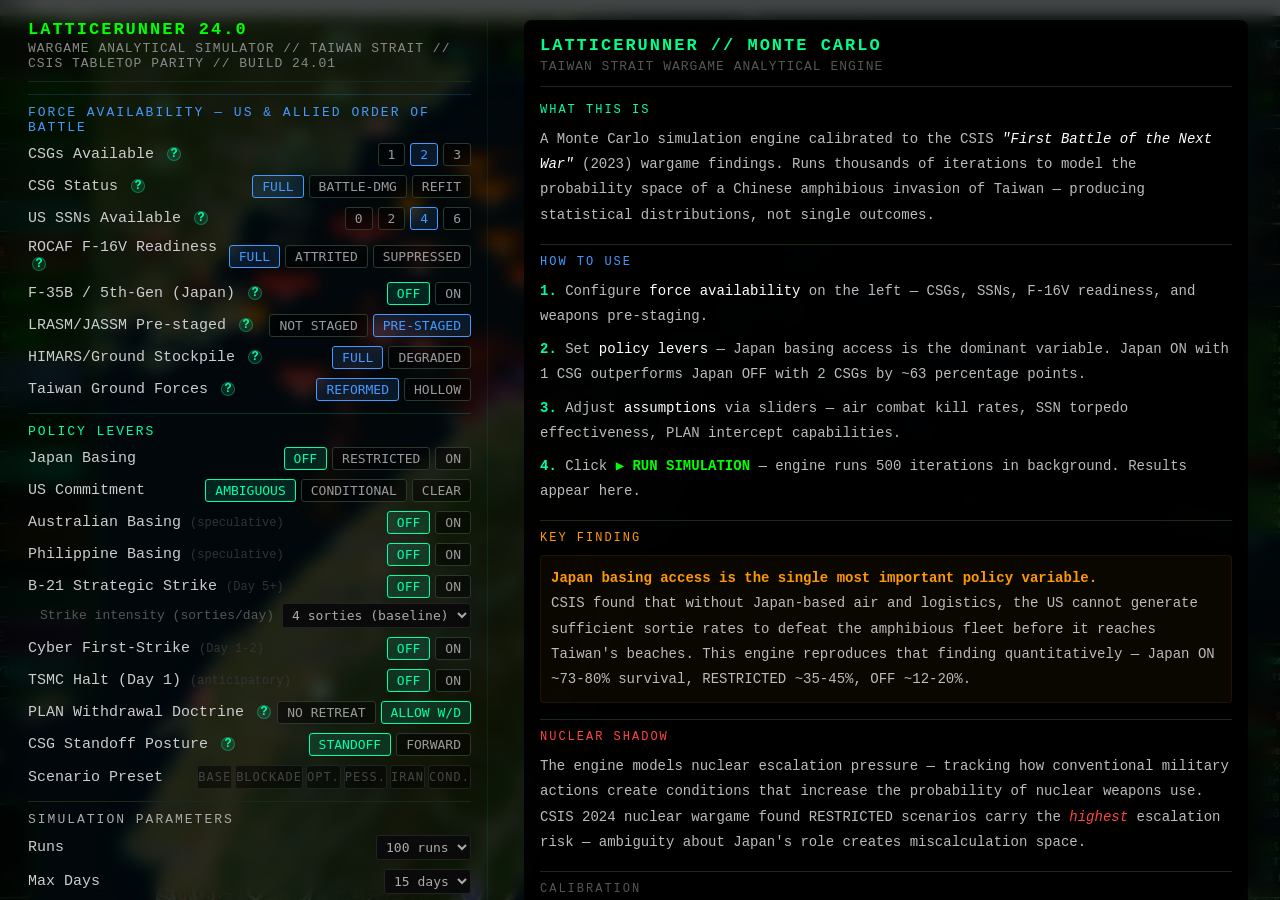
<file: LATTICERUNNER_23_0_MONTECARLO.html>
<!DOCTYPE html>
<html lang="en">
<head>
<meta charset="UTF-8">
<meta name="viewport" content="width=device-width, initial-scale=1.0, maximum-scale=1.0">
<meta name="screen-orientation" content="portrait">
<style>
@media screen and (orientation: landscape) and (max-height: 500px) {
  body::before {
    content: 'ROTATE TO PORTRAIT';
    position: fixed; inset: 0; z-index: 99999;
    background: #000; color: #0f0;
    display: flex; align-items: center; justify-content: center;
    font-family: 'Courier New', monospace; font-size: 18px; letter-spacing: 3px;
  }
}
</style>
<meta http-equiv="Cache-Control" content="no-cache, no-store, must-revalidate">
<title>LATTICERUNNER 24.0 — Wargame Analytical Simulator</title>
<!-- Mapbox removed — static background image -->
<!-- Mapbox CSS removed -->
<style>
* { box-sizing: border-box; margin: 0; padding: 0; }
html { overflow-x: hidden; }
body { background: #000; color: #ddd; font-family: 'Courier New', monospace; overflow: hidden; max-width: 100vw; }
#map { position: fixed; inset: 0; }
#map::after {
    content: ''; position: absolute; top: 0; left: 0; bottom: 0; width: 40px;
    background: linear-gradient(90deg, rgba(0,8,0,0.4), transparent);
    pointer-events: none; z-index: 1;
}
::-webkit-scrollbar { width: 4px; }
::-webkit-scrollbar-track { background: #000; }
::-webkit-scrollbar-thumb { background: #0f0; border-radius: 2px; }

#controlPanel {
    position: absolute; top: 0; left: 0; bottom: 0; width: 100%;
    background: rgba(0,3,0,0.72);
    padding: 20px 28px 20px 28px; z-index: 100;
    backdrop-filter: blur(8px) saturate(1.2);
    -webkit-backdrop-filter: blur(8px) saturate(1.2);
    max-height: 100vh; overflow-y: auto;
    display: grid;
    grid-template-columns: 460px 1fr;
    gap: 0 32px;
    align-items: start;
}
.panel-title { color: #0f0; font-size: 17px; letter-spacing: 2px; margin-bottom: 2px; font-weight: bold; }
.panel-sub { color: #888; font-size: 13px; letter-spacing: 1px; margin-bottom: 12px; padding-bottom: 10px; border-bottom: 1px solid #1a2a1a; }
.section-header { color: #aaa; font-size: 13px; letter-spacing: 2px; margin: 12px 0 8px; padding-top: 10px; border-top: 1px solid #1a2a1a; }
.section-header.force { color: #4499ff; border-color: #4499ff33; }
.section-header.air   { color: #ffcc00; border-color: #ffcc0033; }
.section-header.naval { color: #00aaff; border-color: #00aaff33; }
.section-header.policy{ color: #00ffaa; border-color: #00ffaa33; }
.param-row { display: flex; justify-content: space-between; align-items: center; margin-bottom: 9px; font-size: 15px; }
.param-label { color: #ccc; flex: 1; }
.param-ctrl { display: flex; gap: 5px; align-items: center; }

.toggle-btn {
    background: rgba(0,0,0,0.5); border: 1px solid #2a3a2a; color: #999;
    padding: 3px 9px; cursor: pointer; border-radius: 3px;
    font-size: 13px; font-family: monospace; transition: all 0.12s;
}
.toggle-btn.active      { background: rgba(0,255,170,0.12); border-color: #00ffaa; color: #00ffaa; }
.toggle-btn.active-blue { background: rgba(68,153,255,0.12); border-color: #4499ff; color: #4499ff; }
.toggle-btn.active-warn { background: rgba(255,153,0,0.12); border-color: #ff9900; color: #ff9900; }
.toggle-btn.active-red  { background: rgba(255,60,60,0.12); border-color: #ff4444; color: #ff4444; }
.toggle-btn.active-gold { background: rgba(255,204,0,0.12); border-color: #ffcc00; color: #ffcc00; }

select {
    background: #0a0a0a; border: 1px solid #222; color: #aaa;
    font-family: monospace; font-size: 13px; padding: 3px 5px; border-radius: 3px;
}

.assumption-row { margin-bottom: 10px; }
.assump-header { display: flex; justify-content: space-between; margin-bottom: 3px; font-size: 13px; }
.assump-label { color: #ccc; }
.assump-val { color: #00ff88; font-weight: bold; font-size: 15px; }
input[type=range] {
    width: 100%; height: 3px; -webkit-appearance: none;
    background: linear-gradient(to right, #0f0 var(--pct,50%), #111 var(--pct,50%));
    border-radius: 2px; cursor: pointer; outline: none;
}
input[type=range]::-webkit-slider-thumb { -webkit-appearance:none; width:10px; height:10px; background:#0f0; border-radius:50%; }
.assump-bounds { display: flex; justify-content: space-between; font-size: 13px; color: #888; margin-top: 2px; }

#runBtn {
    width: 100%; padding: 11px; margin-top: 12px;
    background: rgba(0,255,0,0.12); border: 1px solid #0f0;
    color: #0f0; font-size: 15px; letter-spacing: 2px;
    cursor: pointer; border-radius: 4px; font-family: monospace; transition: all 0.2s;
}
#runBtn:hover { background: rgba(0,255,0,0.22); }
#runBtn:disabled { opacity: 0.35; cursor: not-allowed; }

#progressBar { display: none; margin-top: 12px; }
.prog-label { color: #aaa; font-size: 13px; letter-spacing: 1px; margin-bottom: 4px; }
.prog-track { height: 3px; background: #111; border-radius: 2px; overflow: hidden; }
.prog-fill { height: 100%; background: #0f0; border-radius: 2px; transition: width 0.08s; width: 0%; }
.prog-text { color: #00ff88; font-size: 14px; margin-top: 4px; }

#resultsPanel { display: none; margin-top: 14px; padding-top: 12px; border-top: 1px solid #111; }
.results-title { color: #00ff88; font-size: 15px; letter-spacing: 2px; margin-bottom: 10px; }
.stat-grid { display: grid; grid-template-columns: 1fr 1fr; gap: 6px; margin-bottom: 12px; }
.stat-box { background: rgba(255,255,255,0.02); border: 1px solid #111; border-radius: 4px; padding: 8px; text-align: center; }
.stat-box .val { font-size: 24px; font-weight: bold; margin-bottom: 2px; }
.stat-box .lbl { font-size: 13px; color: #aaa; letter-spacing: 1px; }
.sub-hdr { color: #aaa; font-size: 13px; letter-spacing: 2px; margin: 10px 0 6px; border-top: 1px solid #1a2a1a; padding-top: 8px; }
.dist-bar { margin-bottom: 7px; }
.dist-label { font-size: 14px; color: #bbb; margin-bottom: 2px; display: flex; justify-content: space-between; }
.dist-track { height: 7px; background: #0a0a0a; border-radius: 2px; overflow: hidden; }
.dist-fill { height: 100%; border-radius: 2px; }
.econ-row { display: flex; justify-content: space-between; font-size: 14px; color: #aaa; margin-bottom: 3px; }
.econ-val { color: #fff; }

.score-row { margin-bottom: 8px; }
.score-hdr { display: flex; justify-content: space-between; font-size: 13px; margin-bottom: 2px; }
.score-label { color: #ccc; font-size: 14px; }
.score-val { font-weight: bold; }
.score-track { height: 6px; background: #0a0a0a; border-radius: 3px; overflow: hidden; }
.score-fill { height: 100%; border-radius: 3px; transition: width 0.4s; }

#narrativeBox {
    margin-top: 12px; padding: 12px;
    background: rgba(0,255,170,0.025); border: 1px solid #00ffaa18;
    border-radius: 5px; font-size: 15px; line-height: 1.9; color: #ccc;
    display: none;
}
/* Results readable overlay — darkens right column when report is showing */
#rightCol.has-results {
    background: rgba(0,0,0,0.82);
    border-radius: 8px;
    padding: 16px;
    backdrop-filter: blur(2px);
    margin: -4px;
}
.narr-title { color: #00ffaa; font-size: 13px; letter-spacing: 2px; margin-bottom: 10px; }
.narr-finding { margin-bottom: 8px; padding-left: 10px; border-left: 2px solid #00ffaa22; }

#exportBtn {
    width: 100%; padding: 7px; margin-top: 10px;
    background: rgba(0,255,170,0.06); border: 1px solid #00ffaa22;
    color: #00ffaa; font-size: 13px; letter-spacing: 1px;
    cursor: pointer; border-radius: 3px; font-family: monospace;
}

#heatLegend {
    position: absolute; bottom: 20px; right: 20px;
    background: rgba(0,4,0,0.85); border: 1px solid #1a2a1a;
    border-radius: 6px; padding: 12px; z-index: 100; display: none; font-size: 13px;
    backdrop-filter: blur(10px);
}
.heat-title { color: #0f0; letter-spacing: 1px; margin-bottom: 8px; }
.heat-scale { display: flex; align-items: center; gap: 6px; margin-bottom: 4px; }
.heat-dot { width: 11px; height: 11px; border-radius: 50%; }

#leftCol {
    position: sticky; top: 0;
    max-height: 100vh; overflow-y: auto;
    padding-right: 16px;
    border-right: 1px solid rgba(0,255,136,0.08);
    scrollbar-width: thin;
}
#rightCol {
    overflow-y: auto;
    max-height: 100vh;
    padding: 0 4px 40px;
}
#rightCol::-webkit-scrollbar { width: 3px; }
#rightCol::-webkit-scrollbar-thumb { background: #0f0; }

#abPanel {
    position: fixed; top: 0; left: 0; right: 0; bottom: 0;
    background: rgba(0,3,0,0.88);
    border-radius: 0; z-index: 200;
    backdrop-filter: blur(24px);
    overflow-y: auto; display: none;
}
.ab-header { display: flex; justify-content: space-between; align-items: center; padding: 12px 16px; border-bottom: 1px solid #111; }
.ab-title { color: #0f0; font-size: 14px; letter-spacing: 2px; }
.ab-close { background: rgba(255,0,0,0.1); border: 1px solid #f004; color: #f00; padding: 3px 10px; cursor: pointer; border-radius: 3px; font-size: 13px; font-family: monospace; }
.ab-body { padding: 14px 16px; }
.ab-grid { display: grid; grid-template-columns: 1fr 1fr; gap: 0; }
.ab-col-a { border-right: 1px solid #111; padding-right: 12px; }
.ab-col-b { padding-left: 12px; }
.ab-col-label { font-size: 12px; letter-spacing: 2px; margin-bottom: 10px; padding-bottom: 6px; border-bottom: 1px solid #0a0a0a; }
.ab-row { display: flex; justify-content: space-between; font-size: 13px; margin-bottom: 5px; }
.ab-key { color: #aaa; }
.ab-val { font-weight: bold; }
.ab-delta { font-size: 13px; padding: 8px 0; border-top: 1px solid #0a0a0a; margin-top: 8px; }
.ab-delta-row { display: flex; justify-content: space-between; font-size: 13px; margin-bottom: 4px; }
.ab-delta-key { color: #bbb; }
.delta-pos { color: #00ffaa; }
.delta-neg { color: #ff4444; }
.delta-neu { color: #888; }
.ab-breach-grid { display: grid; grid-template-columns: 1fr 1fr; gap: 6px; margin-top: 8px; }
.ab-lz-box { font-size: 13px; padding: 6px 8px; border: 1px solid #111; border-radius: 3px; }
.ab-lz-name { color: #444; font-size: 12px; margin-bottom: 2px; }
.ab-lz-vals { display: flex; justify-content: space-between; }

.preset-btn {
    flex: 1; padding: 4px 0; font-size: 12px; letter-spacing: 1px;
    background: rgba(0,0,0,0.5); border: 1px solid #222; color: #444;
    cursor: pointer; font-family: monospace; border-radius: 3px; transition: all 0.12s;
}
.preset-btn:hover { border-color: #0f0; color: #0f0; }

/* Force availability mini-grid */
.force-grid { display: grid; grid-template-columns: 1fr 1fr; gap: 4px; margin-bottom: 6px; }
.force-box {
    border: 1px solid #1a2a1a; border-radius: 3px; padding: 6px 8px;
    font-size: 13px; text-align: center;
}
.force-box .fb-val { font-size: 19px; font-weight: bold; margin-bottom: 2px; }
.force-box .fb-lbl { font-size: 12px; color: #555; letter-spacing: 1px; }

/* Glossary tooltips */
.gloss {
    display: inline-flex; align-items: center; justify-content: center;
    width: 14px; height: 14px; border-radius: 50%;
    background: rgba(0,255,170,0.12); border: 1px solid #00ffaa55;
    color: #00ffaa; font-size: 12px; cursor: help;
    margin-left: 4px; position: relative; vertical-align: middle;
    font-style: normal; font-weight: bold; flex-shrink: 0;
}
.gloss::after {
    content: attr(data-tip);
    position: absolute;
    left: 22px;
    top: 50%;
    transform: translateY(-50%);
    background: rgba(0,0,0,0.97); border: 1px solid #00ffaa44;
    color: #bbb; font-size: 13px; line-height: 1.6;
    padding: 8px 12px; border-radius: 5px;
    width: 260px; text-align: left;
    pointer-events: none; opacity: 0;
    transition: opacity 0.15s; z-index: 9999;
    font-weight: normal; white-space: normal;
    box-shadow: 0 4px 20px rgba(0,0,0,0.8);
}
.gloss:hover::after { opacity: 1; }
.gloss.tip-left::after {
    left: auto;
    right: 22px;
    transform: translateY(-50%);
}
.gloss.flip-down::after {
    left: 22px;
    top: 50%;
    transform: translateY(-50%);
}

/* Sensitivity */
#sensitivityPanel { display:none; margin-top:12px; padding:12px; background:rgba(0,255,170,0.02); border:1px solid #00ffaa18; border-radius:5px; }

/* ═══════════════ MOBILE RESPONSIVE ═══════════════ */
@media (max-width: 900px) {
  body { overflow: auto; overflow-x: hidden; max-width: 100vw; }
  #controlPanel {
    position: relative;
    grid-template-columns: 1fr;
    gap: 0;
    padding: 16px 12px 40px;
    max-height: none;
    overflow-y: visible;
    overflow-x: hidden;
    width: 100%;
    max-width: 100vw;
  }
  #leftCol {
    position: relative;
    max-height: none;
    overflow-y: visible;
    padding-right: 0;
    border-right: none;
    border-bottom: 1px solid rgba(0,255,136,0.08);
    padding-bottom: 16px;
    margin-bottom: 16px;
  }
  #rightCol {
    max-height: none;
    overflow-y: visible;
    padding: 0 0 40px;
  }
  .param-row {
    flex-wrap: wrap;
    gap: 6px;
  }
  .param-label {
    flex: 1 1 100%;
    font-size: 14px;
    margin-bottom: 2px;
  }
  .param-ctrl {
    flex: 1 1 100%;
    flex-wrap: wrap;
    gap: 5px;
  }
  .toggle-btn {
    padding: 6px 10px;
    font-size: 12px;
    flex: 1 1 auto;
    min-width: 0;
    text-align: center;
  }
  select {
    width: 100%;
    font-size: 13px;
    padding: 6px 5px;
  }
  .panel-title { font-size: 15px; }
  .panel-sub { font-size: 11px; }
  .section-header { font-size: 12px; }
  .stat-grid { grid-template-columns: 1fr 1fr; gap: 6px; }
  .stat-box .val { font-size: 20px; }
  .force-grid { grid-template-columns: 1fr 1fr; }

  /* Tooltips: position below on mobile, not to the right */
  .gloss::after {
    left: 50% !important;
    right: auto !important;
    top: 100% !important;
    transform: translateX(-50%) !important;
    width: min(260px, 80vw);
    margin-top: 6px;
  }
  .gloss.tip-left::after {
    left: 50% !important;
    right: auto !important;
    top: 100% !important;
    transform: translateX(-50%) !important;
  }

  /* AB comparison panel */
  .ab-grid { grid-template-columns: 1fr; gap: 12px; }
  .ab-col-a { border-right: none; padding-right: 0; border-bottom: 1px solid #111; padding-bottom: 12px; }
  .ab-col-b { padding-left: 0; }
  .ab-breach-grid { grid-template-columns: 1fr; }

  /* Narrative readable on small screens */
  #narrativeBox { font-size: 14px; line-height: 1.7; }

  /* Heat legend */
  #heatLegend { right: 8px; bottom: auto; top: 8px; max-width: calc(100vw - 24px); }

  /* Run button stays tappable */
  #runBtn { padding: 14px; font-size: 14px; }
  #exportBtn { padding: 10px; }
}

@media (max-width: 400px) {
  #controlPanel { padding: 10px 8px 40px; }
  .stat-grid { grid-template-columns: 1fr; }
  .toggle-btn { font-size: 11px; padding: 5px 7px; }
  .param-label { font-size: 13px; }
  .force-grid { grid-template-columns: 1fr; }
}
</style>
</head>
<body>
<div id="map" style="
    background-image: url('images/montecarlo_bg.jpg');
    background-size: cover;
    background-position: center top;
    background-repeat: no-repeat;
"></div>

<div id="controlPanel">
  <div id="leftCol">
    <div class="panel-title">LATTICERUNNER 24.0</div>
    <div class="panel-sub">WARGAME ANALYTICAL SIMULATOR // TAIWAN STRAIT // CSIS TABLETOP PARITY // BUILD 24.01</div>

    <!-- ═══════════════ FORCE AVAILABILITY ═══════════════ -->
    <div class="section-header force">FORCE AVAILABILITY — US &amp; ALLIED ORDER OF BATTLE</div>

    <div class="param-row">
      <span class="param-label">CSGs Available <i class="gloss flip-down" data-tip="Carrier Strike Groups deployable to Taiwan theater. Baseline CSIS: 2. Iran contingency/other theater: 1. Full surge: 3. Each CSG = ~190-240 VLS cells (DDG-51s + CG-47) plus carrier air wing.">?</i></span>
      <div class="param-ctrl">
        <button class="toggle-btn" id="csg1Btn" onclick="setCSG(1)">1</button>
        <button class="toggle-btn active-blue" id="csg2Btn" onclick="setCSG(2)">2</button>
        <button class="toggle-btn" id="csg3Btn" onclick="setCSG(3)">3</button>
      </div>
    </div>

    <div class="param-row">
      <span class="param-label">CSG Status <i class="gloss flip-down" data-tip="Full: both CSGs at combat readiness, full VLS. Battle-damaged: one CSG starts at 50% VLS from prior engagement (Houthi ops, prior strike). Refit: one CSG in Yokosuka/Bremerton maintenance, returns Day 7.">?</i></span>
      <div class="param-ctrl">
        <button class="toggle-btn active-blue" id="csgStatFull"   onclick="setCSGStat('full')">FULL</button>
        <button class="toggle-btn" id="csgStatDmg"    onclick="setCSGStat('damaged')">BATTLE-DMG</button>
        <button class="toggle-btn" id="csgStatRefit"  onclick="setCSGStat('refit')">REFIT</button>
      </div>
    </div>

    <div class="param-row">
      <span class="param-label">US SSNs Available <i class="gloss flip-down" data-tip="Attack submarines (Virginia/Los Angeles class) assigned to Taiwan theater. SSNs conduct independent anti-ship torpedo attacks on PLAN amphibious ships and surface combatants. Each SSN carries ~26 Mk-48 torpedoes + Harpoon. CSIS baseline: 4 SSNs forward deployed at Guam/Yokosuka.">?</i></span>
      <div class="param-ctrl">
        <button class="toggle-btn" id="ssn0Btn" onclick="setSSN(0)">0</button>
        <button class="toggle-btn" id="ssn2Btn" onclick="setSSN(2)">2</button>
        <button class="toggle-btn active-blue" id="ssn4Btn" onclick="setSSN(4)">4</button>
        <button class="toggle-btn" id="ssn6Btn" onclick="setSSN(6)">6</button>
      </div>
    </div>

    <div class="param-row">
      <span class="param-label">ROCAF F-16V Readiness <i class="gloss flip-down" data-tip="Republic of China Air Force F-16V Block 70 readiness. Full: ~140 airframes, undegraded. Attrited: Day 1 PLA ballistic missile strikes hit Chiashan/Tainan/Hualien airbases — 30-40% aircraft destroyed on ground. CSIS: airbase suppression is PLA Day 1 priority.">?</i></span>
      <div class="param-ctrl">
        <button class="toggle-btn active-blue" id="rocafFull"    onclick="setROCAF('full')">FULL</button>
        <button class="toggle-btn" id="rocafAttr"    onclick="setROCAF('attrited')">ATTRITED</button>
        <button class="toggle-btn" id="rocafSuppr"   onclick="setROCAF('suppressed')">SUPPRESSED</button>
      </div>
    </div>

    <div class="param-row">
      <span class="param-label">F-35B / 5th-Gen (Japan) <i class="gloss flip-down" data-tip="F-35B from USMC VMFA squadrons at Iwakuni/Kadena, available only if Japan basing ON. Adds ~24 additional sorties/day of air superiority and precision strike. F-35B's sensor fusion and low-observable profile significantly degrades PLAAF effectiveness in contested airspace.">?</i></span>
      <div class="param-ctrl">
        <button class="toggle-btn" id="f35Off" onclick="setF35(false)">OFF</button>
        <button class="toggle-btn" id="f35On"  onclick="setF35(true)">ON</button>
      </div>
    </div>

    <div class="param-row">
      <span class="param-label">LRASM/JASSM Pre-staged <i class="gloss flip-down" data-tip="Long Range Anti-Ship Missile (LRASM) and JASSM-ER pre-positioned at Guam/Anderson AFB. If pre-staged: immediately available for B-1B/F-15E employment Day 1+. If not: requires 72-hour airlift from CONUS munitions depots. CSIS: munitions pre-positioning is a key readiness lever.">?</i></span>
      <div class="param-ctrl">
        <button class="toggle-btn" id="lrasmOff" onclick="setLRASM(false)">NOT STAGED</button>
        <button class="toggle-btn active-blue" id="lrasmOn" onclick="setLRASM(true)">PRE-STAGED</button>
      </div>
    </div>

    <div class="param-row">
      <span class="param-label">HIMARS/Ground Stockpile <i class="gloss flip-down" data-tip="HIMARS MLRS rocket stockpile status. Full: pre-positioned GMLRS and PrSM rockets at Okinawa/Philippines forward sites. Degraded: PLA ballistic missile strikes destroyed logistics nodes Day 1. CSIS: PLA targets munitions depots as priority before kinetic.">?</i></span>
      <div class="param-ctrl">
        <button class="toggle-btn active-blue" id="himarsFull" onclick="setHIMARSStock('full')">FULL</button>
        <button class="toggle-btn" id="himarsDeg"  onclick="setHIMARSStock('degraded')">DEGRADED</button>
      </div>
    </div>

    <div class="param-row">
      <span class="param-label">Taiwan Ground Forces <i class="gloss flip-down" data-tip="ROC Army readiness. Full: 2023 reform — 12-month conscription, ~88,000 active plus 2.3M reservists with improved mobilization. Degraded: pre-reform hollow force with limited reserve mobilization (reflects pre-2023 reality). CSIS: ground force quality determines whether beachheads become bridgeheads.">?</i></span>
      <div class="param-ctrl">
        <button class="toggle-btn active-blue" id="rocaFull" onclick="setROCA('full')">REFORMED</button>
        <button class="toggle-btn" id="rocaDeg"  onclick="setROCA('degraded')">HOLLOW</button>
      </div>
    </div>

    <!-- ═══════════════ POLICY LEVERS ═══════════════ -->
    <div class="section-header policy">POLICY LEVERS</div>

    <div class="param-row">
      <span class="param-label">Japan Basing</span>
      <div class="param-ctrl">
        <button class="toggle-btn" id="japanOff"        onclick="setJapan(false)">OFF</button>
        <button class="toggle-btn" id="japanRestricted" onclick="setJapan('restricted')">RESTRICTED</button>
        <button class="toggle-btn" id="japanOn"         onclick="setJapan(true)">ON</button>
      </div>
    </div>
    <div class="param-row">
      <span class="param-label">US Commitment</span>
      <div class="param-ctrl">
        <button class="toggle-btn active" id="commitAmbig"       onclick="setCommit('ambiguous')">AMBIGUOUS</button>
        <button class="toggle-btn"        id="commitConditional" onclick="setCommit('conditional')">CONDITIONAL</button>
        <button class="toggle-btn"        id="commitClear"       onclick="setCommit('clear')">CLEAR</button>
      </div>
    </div>
    <div class="param-row">
      <span class="param-label">Australian Basing <span style="color:#333;font-size:12px;">(speculative)</span></span>
      <div class="param-ctrl">
        <button class="toggle-btn" id="ausOff" onclick="setAus(false)">OFF</button>
        <button class="toggle-btn" id="ausOn"  onclick="setAus(true)">ON</button>
      </div>
    </div>
    <div class="param-row">
      <span class="param-label">Philippine Basing <span style="color:#333;font-size:12px;">(speculative)</span></span>
      <div class="param-ctrl">
        <button class="toggle-btn" id="philOff" onclick="setPhil(false)">OFF</button>
        <button class="toggle-btn" id="philOn"  onclick="setPhil(true)">ON</button>
      </div>
    </div>
    <div class="param-row">
      <span class="param-label">B-21 Strategic Strike <span style="color:#333;font-size:12px;">(Day 5+)</span></span>
      <div class="param-ctrl">
        <button class="toggle-btn" id="b21Off" onclick="setB21(false)">OFF</button>
        <button class="toggle-btn" id="b21On"  onclick="setB21(true)">ON</button>
      </div>
    </div>
    <div class="param-row" style="margin-left:12px;margin-top:-4px;">
      <span class="param-label" style="font-size:13px;color:#555;">Strike intensity (sorties/day)</span>
      <div class="param-ctrl">
        <select id="b21Sorties">
          <option value="2">2 sorties (limited)</option>
          <option value="4" selected>4 sorties (baseline)</option>
          <option value="8">8 sorties (surge)</option>
        </select>
      </div>
    </div>
    <div class="param-row">
      <span class="param-label">Cyber First-Strike <span style="color:#333;font-size:12px;">(Day 1-2)</span></span>
      <div class="param-ctrl">
        <button class="toggle-btn" id="cyberOff" onclick="setCyber(false)">OFF</button>
        <button class="toggle-btn" id="cyberOn"  onclick="setCyber(true)">ON</button>
      </div>
    </div>
    <div class="param-row">
      <span class="param-label">TSMC Halt (Day 1) <span style="color:#333;font-size:12px;">(anticipatory)</span></span>
      <div class="param-ctrl">
        <button class="toggle-btn" id="tsmcHaltOff" onclick="setTsmcHalt(false)">OFF</button>
        <button class="toggle-btn" id="tsmcHaltOn"  onclick="setTsmcHalt(true)">ON</button>
      </div>
    </div>
    <div class="param-row">
      <span class="param-label">PLAN Withdrawal Doctrine <i class="gloss flip-down" data-tip="ON = PLA may withdraw surviving fleet when losses mount (threshold scales with commitment: ambiguous 80-90%, conditional 65-80%, clear 50-70% fleet loss). OFF = PLA fights to annihilation, no withdrawal possible — aligns with CSIS 'First Battle' base case where political lock-in prevents retreat. Withdrawal NEVER fires once troops are ashore regardless of setting.">?</i></span>
      <div class="param-ctrl">
        <button class="toggle-btn" id="planWDOff" onclick="setPlanWD(false)">NO RETREAT</button>
        <button class="toggle-btn" id="planWDOn"  onclick="setPlanWD(true)">ALLOW W/D</button>
      </div>
    </div>
    <div class="param-row">
      <span class="param-label">CSG Standoff Posture <i class="gloss flip-down" data-tip="CSIS finding: carriers stayed outside DF-21D range (~1,500km) in most scenarios, using Tomahawk at range rather than accepting anti-ship ballistic missile risk. Forward posture = full VLS available but DF-21D attrition risk each day. Standoff = safer but reduced daily fires.">?</i></span>
      <div class="param-ctrl">
        <button class="toggle-btn active" id="postureStand" onclick="setPosture('standoff')">STANDOFF</button>
        <button class="toggle-btn"        id="postureFwd"   onclick="setPosture('forward')">FORWARD</button>
      </div>
    </div>
    <div class="param-row">
      <span class="param-label">Scenario Preset</span>
      <div class="param-ctrl" style="gap:3px;">
        <button class="preset-btn" onclick="applyPreset('base')">BASE</button>
        <button class="preset-btn" onclick="applyPreset('blockade')">BLOCKADE</button>
        <button class="preset-btn" onclick="applyPreset('optimistic')">OPT.</button>
        <button class="preset-btn" onclick="applyPreset('pessimistic')">PESS.</button>
        <button class="preset-btn" onclick="applyPreset('iran')">IRAN</button>
        <button class="preset-btn" onclick="applyPreset('conditional')">COND.</button>
      </div>
    </div>

    <!-- ═══════════════ SIM PARAMETERS ═══════════════ -->
    <div class="section-header">SIMULATION PARAMETERS</div>
    <div class="param-row">
      <span class="param-label">Runs</span>
      <select id="numRuns">
        <option value="50">50 runs</option>
        <option value="100" selected>100 runs</option>
        <option value="250">250 runs</option>
        <option value="500">500 runs</option>
      </select>
    </div>
    <div class="param-row">
      <span class="param-label">Max Days</span>
      <select id="maxDays">
        <option value="5">5 days</option>
        <option value="10">10 days</option>
        <option value="15" selected>15 days</option>
        <option value="21">21 days</option>
      </select>
    </div>
    <div class="param-row">
      <span class="param-label">Auto-Tasking</span>
      <div class="param-ctrl">
        <button class="toggle-btn active" id="autoOff" onclick="setAuto(false)">OFF</button>
        <button class="toggle-btn"        id="autoOn"  onclick="setAuto(true)">ON</button>
      </div>
    </div>
    <div class="param-row">
      <span class="param-label">Heatmap Layer</span>
      <select id="heatmapType">
        <option value="breach">Base Breaches</option>
        <option value="landing">Troop Landings</option>
        <option value="kills">Kill Density</option>
      </select>
    </div>

    <!-- ═══════════════ ASSUMPTION AUDIT ═══════════════ -->
    <div class="section-header">ASSUMPTION AUDIT — Pk / EFFECTIVENESS</div>

    <!-- ── HGV (DF-17) DEFENSE LAYERS ────────────────────────── -->
    <div class="assumption-row" style="border-left:3px solid #ff6666;padding-left:8px;">
      <div class="assump-header"><span class="assump-label" style="color:#ff9999;">DF-17 Terminal Defense Layers</span></div>
      <div style="font-size:11px;color:#777;margin-bottom:6px;">Roadrunner-M cannot engage HGV class (Mach 5-10, maneuvering glide). Chain: SM-3 boost-phase (CSG) → layers below → PAC-3 MSE terminal (always on, 24 interceptors) → leak.</div>
    </div>
    <div class="param-row" style="margin-left:4px;">
      <span class="param-label">SM-6 Block IB <span style="color:#333;font-size:12px;">(fielded 2025+)</span></span>
      <div class="param-ctrl">
        <button class="toggle-btn" id="sm6ibOff" onclick="setSm6ib(false)">OFF</button>
        <button class="toggle-btn" id="sm6ibOn"  onclick="setSm6ib(true)">ON</button>
      </div>
    </div>
    <div class="assumption-row" style="margin-left:8px;">
      <div class="assump-header"><span class="assump-label" style="font-size:12px;">SM-6 IB Pk vs DF-17 <i class="gloss flip-down" data-tip="SM-6 Block IB (21-inch motor, dual-mode seeker) provides terminal-phase HGV intercept capability. CSG/VLS-gated. Estimated 30-55% Pk in terminal phase against maneuvering glide — narrow engagement window, depressed trajectory.">?</i></span><span class="assump-val" id="valSm6ibPk">40%</span></div>
      <input type="range" id="slSm6ibPk" min="10" max="70" value="40" oninput="updateSlider(this,'valSm6ibPk')">
      <div class="assump-bounds"><span>10%</span><span>70%</span></div>
    </div>
    <div class="param-row" style="margin-left:4px;">
      <span class="param-label">GPI Glide Phase Interceptor <span style="color:#333;font-size:12px;">(emerging, ~2029+)</span></span>
      <div class="param-ctrl">
        <button class="toggle-btn" id="gpiOff" onclick="setGpi(false)">OFF</button>
        <button class="toggle-btn" id="gpiOn"  onclick="setGpi(true)">ON</button>
      </div>
    </div>
    <div class="assumption-row" style="margin-left:8px;">
      <div class="assump-header"><span class="assump-label" style="font-size:12px;">GPI Pk vs DF-17 <i class="gloss flip-down" data-tip="Glide Phase Interceptor — Northrop Grumman under MDA contract, sea-based Aegis-launched. Engages HGV in mid-glide before terminal maneuver. Not IOC until ~2029-2032. Estimated 55-75% Pk if fielded and cued by overhead persistent IR (HBTSS/Proliferated Warfighter Space Architecture).">?</i></span><span class="assump-val" id="valGpiPk">60%</span></div>
      <input type="range" id="slGpiPk" min="20" max="85" value="60" oninput="updateSlider(this,'valGpiPk')">
      <div class="assump-bounds"><span>20%</span><span>85%</span></div>
    </div>
    <div class="param-row" style="margin-left:4px;">
      <span class="param-label">THAAD Terminal Layer <span style="color:#333;font-size:12px;">(Japan-basing gated)</span></span>
      <div class="param-ctrl">
        <button class="toggle-btn" id="thaadOff" onclick="setThaad(false)">OFF</button>
        <button class="toggle-btn" id="thaadOn"  onclick="setThaad(true)">ON</button>
      </div>
    </div>
    <div class="assumption-row" style="margin-left:8px;">
      <div class="assump-header"><span class="assump-label" style="font-size:12px;">THAAD Pk vs DF-17 <i class="gloss flip-down" data-tip="THAAD hit-to-kill endo/exo-atmospheric, terminal phase only. Limited against maneuvering HGV due to short engagement window and DF-17's depressed trajectory. Guam battery always available; Japan/Okinawa forward deployment requires basing access. Estimated 25-45% Pk.">?</i></span><span class="assump-val" id="valThaadPk">30%</span></div>
      <input type="range" id="slThaadPk" min="10" max="60" value="30" oninput="updateSlider(this,'valThaadPk')">
      <div class="assump-bounds"><span>10%</span><span>60%</span></div>
    </div>

    <!-- ── ROADRUNNER (drone + cruise defense) ──────────────── -->
    <div class="assumption-row" style="border-left:3px solid #66ff99;padding-left:8px;margin-top:12px;">
      <div class="assump-header"><span class="assump-label" style="color:#99ffbb;">Roadrunner-M — Drone &amp; Cruise Layer</span></div>
      <div style="font-size:11px;color:#777;margin-bottom:6px;">Turbojet reusable interceptor. Kinematic match for Group 1-3 UAS, MALE drones, subsonic cruise. NOT engaged against HGV class.</div>
    </div>
    <div class="assumption-row">
      <div class="assump-header"><span class="assump-label">Roadrunner Pk vs CJ-10 <i class="gloss flip-down" data-tip="Subsonic terrain-hugging cruise missile. Primary Roadrunner use case after Altius. CJ-10 range 2,000km, speed Mach 0.7-0.8.">?</i></span><span class="assump-val" id="valRrCj10">80%</span></div>
      <input type="range" id="slRrCj10" min="20" max="98" value="80" oninput="updateSlider(this,'valRrCj10')">
      <div class="assump-bounds"><span>20%</span><span>98%</span></div>
    </div>
    <div class="assumption-row">
      <div class="assump-header"><span class="assump-label">Roadrunner Pk vs Drones <i class="gloss flip-down" data-tip="Pk vs FPV / CH-4 / TB-001 class threats. Roadrunner's design use case: reusable ground-launch, $125K/sortie, returns if no intercept. Effective second-layer behind Altius (FPV) and Anvil (MALE).">?</i></span><span class="assump-val" id="valRrDrones">72%</span></div>
      <input type="range" id="slRrDrones" min="30" max="95" value="72" oninput="updateSlider(this,'valRrDrones')">
      <div class="assump-bounds"><span>30%</span><span>95%</span></div>
    </div>
    <div class="assumption-row">
      <div class="assump-header"><span class="assump-label">PLAN Jamming <i class="gloss flip-down" data-tip="EW degradation of sensor confidence pipeline. Higher = slower threat ID. CSIS: PLA EW precedes kinetic 24-72 hours.">?</i></span><span class="assump-val" id="valJamming">30%</span></div>
      <input type="range" id="slJamming" min="0" max="80" value="30" oninput="updateSlider(this,'valJamming')">
      <div class="assump-bounds"><span>0% none</span><span>80% severe</span></div>
    </div>
    <div class="assumption-row">
      <div class="assump-header"><span class="assump-label">SM-3 Pk vs DF-21D <i class="gloss flip-down" data-tip="SM-3 intercept probability vs DF-21D anti-ship ballistic missile. Most politically sensitive assumption in US-China deterrence. DoD estimates classified. Relevant only in Forward posture.">?</i></span><span class="assump-val" id="valSm3">50%</span></div>
      <input type="range" id="slSm3" min="5" max="85" value="50" oninput="updateSlider(this,'valSm3')">
      <div class="assump-bounds"><span>5%</span><span>85%</span></div>
    </div>
    <div class="assumption-row">
      <div class="assump-header"><span class="assump-label">CSG VLS per Ship <i class="gloss flip-down" data-tip="VLS cells per CSG (total across all escorts). CG-67/73 Ticonderoga: 122-cell Mk41. DDG Flight IIA: 96-cell Mk41. CRITICAL: ~30-35% of DDG cells are quad-packed ESSM — short-range point defense only, NOT usable for TLAM/SM-6/SM-3. Effective strike+BMD capacity per DDG is ~64 cells. The 'missile spreadsheet' problem: the US runs out of SM-6 and TLAM long before VLS cells are empty. CSIS 380-cell default reflects mixed magazine reality.">?</i></span><span class="assump-val" id="valVls">380</span></div>
      <input type="range" id="slVls" min="100" max="600" value="380" oninput="updateSliderRaw(this,'valVls')">
      <div class="assump-bounds"><span>100 depleted</span><span>600 full</span></div>
    </div>
    <div class="assumption-row">
      <div class="assump-header"><span class="assump-label">PLA First-Wave Troops <i class="gloss flip-down" data-tip="PLA amphibious capacity in first 24-48 hours. CSIS: ~25,000-35,000 via Type 075 LHDs and Type 071 LPDs. Civilian RoRo vessels expand this at high risk.">?</i></span><span class="assump-val" id="valTroops">25K</span></div>
      <input type="range" id="slTroops" min="5" max="60" value="25" oninput="updateSliderK(this,'valTroops')">
      <div class="assump-bounds"><span>5K constrained</span><span>60K full</span></div>
    </div>

    <!-- ═══════════════ AIR WAR ═══════════════ -->
    <div class="section-header air">AIR WAR ASSUMPTIONS</div>
    <div class="assumption-row">
      <div class="assump-header"><span class="assump-label">F-16V Kill Rate vs PLAAF <i class="gloss flip-down" data-tip="Probability an F-16V sorties kills a PLAAF J-16 or J-10C in a single engagement. Accounts for AIM-120D BVR, HMCS, and Taiwan pilot quality. CSIS baseline: ~35-55%. Degrades daily as sortie rates drop.">?</i></span><span class="assump-val" id="valF16Kill">42%</span></div>
      <input type="range" id="slF16Kill" min="10" max="75" value="42" oninput="updateSlider(this,'valF16Kill')">
      <div class="assump-bounds"><span>10% degraded</span><span>75% favorable</span></div>
    </div>
    <div class="assumption-row">
      <div class="assump-header"><span class="assump-label">PLAAF J-20 Threat <i class="gloss flip-down" data-tip="J-20 stealth fighter effectiveness against F-16V and air defense. Higher = J-20s dominate air superiority contest, forcing F-16Vs into defensive posture. CSIS: J-20 numbers (~200 operational) allow meaningful air superiority challenge by Day 3.">?</i></span><span class="assump-val" id="valJ20">35%</span></div>
      <input type="range" id="slJ20" min="10" max="80" value="35" oninput="updateSlider(this,'valJ20')">
      <div class="assump-bounds"><span>10% limited</span><span>80% dominant</span></div>
    </div>
    <div class="assumption-row">
      <div class="assump-header"><span class="assump-label">LRASM Pk vs PLAN Ships <i class="gloss flip-down" data-tip="Long Range Anti-Ship Missile probability of kill vs PLAN surface combatants. Fires from B-1B/F-15E at standoff range. CSIS: LRASM is the primary anti-surface weapon in contested airspace. Only relevant if LRASM pre-staged.">?</i></span><span class="assump-val" id="valLrasm">58%</span></div>
      <input type="range" id="slLrasm" min="15" max="85" value="58" oninput="updateSlider(this,'valLrasm')">
      <div class="assump-bounds"><span>15%</span><span>85%</span></div>
    </div>

    <!-- ═══════════════ NAVAL ═══════════════ -->
    <div class="section-header naval">NAVAL / SUBMARINE ASSUMPTIONS</div>
    <div class="assumption-row">
      <div class="assump-header"><span class="assump-label">SSN Torpedo Pk vs PLAN Amph <i class="gloss flip-down" data-tip="Probability a US Virginia/LA-class SSN torpedo attack kills a PLAN amphibious ship (Type 075/071). Mk-48 ADCAP against non-hardened amphibious hull = high Pk. Main risk is counter-detection by PLAN ASW escorts. CSIS: SSNs most effective weapon vs amphibious fleet.">?</i></span><span class="assump-val" id="valSsnPk">72%</span></div>
      <input type="range" id="slSsnPk" min="25" max="92" value="72" oninput="updateSlider(this,'valSsnPk')">
      <div class="assump-bounds"><span>25%</span><span>92%</span></div>
    </div>
    <div class="assumption-row">
      <div class="assump-header"><span class="assump-label">PLAN ASW Effectiveness <i class="gloss flip-down" data-tip="PLA Anti-Submarine Warfare ability to detect and kill US SSNs. Higher = more US subs lost before completing torpedo attacks. PLAN ASW has improved significantly since 2015 via Z-20F helicopters, new COGAG frigates. Still assessed below US/NATO standards.">?</i></span><span class="assump-val" id="valAswPlan">25%</span></div>
      <input type="range" id="slAswPlan" min="5" max="70" value="25" oninput="updateSlider(this,'valAswPlan')">
      <div class="assump-bounds"><span>5% negligible</span><span>70% capable</span></div>
    </div>

    <button id="runBtn" onclick="startBatch()">▶ RUN SIMULATION</button>

    <div id="progressBar">
      <div class="prog-label">SIMULATING IN BACKGROUND</div>
      <div class="prog-track"><div class="prog-fill" id="progFill"></div></div>
      <div class="prog-text" id="progText">0 / 0</div>
    </div>
  </div><!-- end leftCol -->

  <div id="rightCol">
    <div id="introPanel" style="padding:16px;background:rgba(0,0,0,0.82);border-radius:8px;backdrop-filter:blur(4px);">
      <div style="color:#00ff88;font-size:17px;letter-spacing:2px;margin-bottom:4px;font-weight:bold;">LATTICERUNNER // MONTE CARLO</div>
      <div style="color:#555;font-size:13px;letter-spacing:1px;margin-bottom:16px;padding-bottom:12px;border-bottom:1px solid #1a2a1a;">TAIWAN STRAIT WARGAME ANALYTICAL ENGINE</div>

      <div style="color:#00ffaa;font-size:12px;letter-spacing:2px;margin-bottom:10px;">WHAT THIS IS</div>
      <div style="font-size:14px;color:#bbb;line-height:1.8;margin-bottom:16px;">
        A Monte Carlo simulation engine calibrated to the CSIS <em style="color:#fff;">"First Battle of the Next War"</em> (2023) wargame findings. Runs thousands of iterations to model the probability space of a Chinese amphibious invasion of Taiwan — producing statistical distributions, not single outcomes.
      </div>

      <div style="color:#4499ff;font-size:12px;letter-spacing:2px;margin-bottom:10px;padding-top:10px;border-top:1px solid #1a2a1a;">HOW TO USE</div>
      <div style="font-size:14px;color:#bbb;line-height:1.8;margin-bottom:16px;">
        <div style="margin-bottom:8px;"><span style="color:#00ffaa;font-weight:bold;">1.</span> Configure <span style="color:#fff;">force availability</span> on the left — CSGs, SSNs, F-16V readiness, and weapons pre-staging.</div>
        <div style="margin-bottom:8px;"><span style="color:#00ffaa;font-weight:bold;">2.</span> Set <span style="color:#fff;">policy levers</span> — Japan basing access is the dominant variable. Japan ON with 1 CSG outperforms Japan OFF with 2 CSGs by ~63 percentage points.</div>
        <div style="margin-bottom:8px;"><span style="color:#00ffaa;font-weight:bold;">3.</span> Adjust <span style="color:#fff;">assumptions</span> via sliders — air combat kill rates, SSN torpedo effectiveness, PLAN intercept capabilities.</div>
        <div style="margin-bottom:8px;"><span style="color:#00ffaa;font-weight:bold;">4.</span> Click <span style="color:#0f0;font-weight:bold;">▶ RUN SIMULATION</span> — engine runs 500 iterations in background. Results appear here.</div>
      </div>

      <div style="color:#ff9900;font-size:12px;letter-spacing:2px;margin-bottom:10px;padding-top:10px;border-top:1px solid #1a2a1a;">KEY FINDING</div>
      <div style="font-size:14px;color:#bbb;line-height:1.8;margin-bottom:16px;padding:10px;background:rgba(255,153,0,0.04);border:1px solid #ff990018;border-radius:4px;">
        <span style="color:#ff9900;font-weight:bold;">Japan basing access is the single most important policy variable.</span><br>
        CSIS found that without Japan-based air and logistics, the US cannot generate sufficient sortie rates to defeat the amphibious fleet before it reaches Taiwan's beaches. This engine reproduces that finding quantitatively — Japan ON ~73-80% survival, RESTRICTED ~35-45%, OFF ~12-20%.
      </div>

      <div style="color:#ff4444;font-size:12px;letter-spacing:2px;margin-bottom:10px;padding-top:10px;border-top:1px solid #1a2a1a;">NUCLEAR SHADOW</div>
      <div style="font-size:14px;color:#bbb;line-height:1.8;margin-bottom:16px;">
        The engine models nuclear escalation pressure — tracking how conventional military actions create conditions that increase the probability of nuclear weapons use. CSIS 2024 nuclear wargame found RESTRICTED scenarios carry the <em style="color:#ff4444;">highest</em> escalation risk — ambiguity about Japan's role creates miscalculation space.
      </div>

      <div style="color:#555;font-size:12px;letter-spacing:2px;margin-bottom:10px;padding-top:10px;border-top:1px solid #1a2a1a;">CALIBRATION</div>
      <div style="font-size:13px;color:#888;line-height:1.8;margin-bottom:16px;">
        Engine outputs calibrated to CSIS 2023 target bands across 500-run validation batches. Japan ON: 73-80% survival. Japan RESTRICTED: 35-45%. Japan OFF: 12-20%. Sensitivity analysis via Pearson correlation coefficient identifies which assumptions have the largest impact on outcomes.
      </div>

      <div style="padding-top:12px;border-top:1px solid #1a2a1a;">
        <div style="color:#555;font-size:12px;letter-spacing:2px;margin-bottom:10px;">CREDITS</div>
        <div style="font-size:13px;color:#666;line-height:1.8;">
          <div style="margin-bottom:4px;"><span style="color:#aaa;">Built by</span> <span style="color:#fff;">Chris Nordahl</span> <span style="color:#555;">— Lancaster, CA</span></div>
          <div style="margin-bottom:4px;"><span style="color:#aaa;">Data source</span> <span style="color:#fff;">CSIS "First Battle of the Next War" (2023)</span></div>
          <div style="margin-bottom:4px;"><span style="color:#aaa;">Nuclear model</span> <span style="color:#fff;">CSIS "Confronting Armageddon" (2024)</span></div>
          <div style="margin-bottom:4px;"><span style="color:#aaa;">Development</span> <span style="color:#fff;">AI-assisted (Claude, Anthropic)</span></div>
          <div style="margin-bottom:4px;"><span style="color:#aaa;">Engine</span> <span style="color:#fff;">Single-file HTML/JS — no dependencies</span></div>
          <div style="margin-top:8px;color:#333;font-size:12px;">LATTICERUNNER is an independent project. Not affiliated with Anduril Industries, CSIS, or the US Department of Defense.</div>
        </div>
      </div>
    </div>

    <div id="resultsPanel">
      <div class="results-title">ANALYTICAL RESULTS</div>
      <div class="stat-grid">
        <div class="stat-box"><div class="val" id="rSurvivalRate" style="color:#00ffaa">--</div><div class="lbl">SURVIVAL RATE</div></div>
        <div class="stat-box"><div class="val" id="rMeanDays"     style="color:#4499ff">--</div><div class="lbl">MEAN DAYS</div></div>
        <div class="stat-box"><div class="val" id="rVlsDepletion" style="color:#ff9900">--</div><div class="lbl">VLS DEPLETED</div></div>
        <div class="stat-box"><div class="val" id="rMarketCrash"  style="color:#ff4444">--</div><div class="lbl">AVG MARKET</div></div>
      </div>

      <!-- Force expenditure live summary -->
      <div class="sub-hdr">FORCE EXPENDITURE (mean per run)</div>
      <div class="force-grid" id="forceExpenditure"></div>

      <div class="sub-hdr">SUSTAINABILITY SCORECARD</div>
      <div class="score-row">
        <div class="score-hdr"><span class="score-label">Civilian Displacement (Taipei metro est.)</span><span class="score-val" id="scDisplace" style="color:#ff4444">--</span></div>
        <div class="score-track"><div class="score-fill" id="scDisplaceFill" style="background:#ff4444;width:0%"></div></div>
      </div>
      <div class="score-row">
        <div class="score-hdr"><span class="score-label">TSMC / Semiconductor Supply Risk</span><span class="score-val" id="scTsmc" style="color:#ffcc00">--</span></div>
        <div class="score-track"><div class="score-fill" id="scTsmcFill" style="background:#ffcc00;width:0%"></div></div>
      </div>
      <div class="score-row">
        <div class="score-hdr"><span class="score-label">Global GDP Impact (mean estimate)</span><span class="score-val" id="scGdp" style="color:#ff9900">--</span></div>
        <div class="score-track"><div class="score-fill" id="scGdpFill" style="background:#ff9900;width:0%"></div></div>
      </div>
      <div class="score-row">
        <div class="score-hdr"><span class="score-label">US Naval Sustainability (VLS remaining)</span><span class="score-val" id="scNaval" style="color:#4499ff">--</span></div>
        <div class="score-track"><div class="score-fill" id="scNavalFill" style="background:#4499ff;width:0%"></div></div>
      </div>
      <div class="score-row">
        <div class="score-hdr"><span class="score-label">Air Superiority Retained (% of runs)</span><span class="score-val" id="scAir" style="color:#ffcc00">--</span></div>
        <div class="score-track"><div class="score-fill" id="scAirFill" style="background:#ffcc00;width:0%"></div></div>
      </div>
      <div class="score-row">
        <div class="score-hdr"><span class="score-label">PLAN Amphibious Fleet Neutralized</span><span class="score-val" id="scNavalAmph" style="color:#00aaff">--</span></div>
        <div class="score-track"><div class="score-fill" id="scNavalAmphFill" style="background:#00aaff;width:0%"></div></div>
      </div>

      <div class="sub-hdr">DAYS SURVIVED DISTRIBUTION</div>
      <div id="daysDist"></div>

      <div class="sub-hdr">BREACH CORRIDORS (% of runs)</div>
      <div id="breachDist"></div>

      <div class="sub-hdr">AIR WAR LEDGER (mean per run)</div>
      <div id="airWarDist"></div>

      <div class="sub-hdr">ECONOMY OF FORCE (mean per run)</div>
      <div id="econDist"></div>

      <div class="sub-hdr">NAVAL / SUBMARINE / MARKET</div>
      <div id="navalDist"></div>

      <div id="narrativeBox">
        <div class="narr-title">ANALYTICAL NARRATIVE — AUTO-GENERATED FROM BATCH DATA</div>
        <div id="narrativeContent"></div>
      </div>

      <div id="sensitivityPanel">
        <div style="display:flex;justify-content:space-between;align-items:center;margin-bottom:10px;">
          <div style="color:#00ffaa;font-size:12px;letter-spacing:2px;">SENSITIVITY RANKING</div>
          <div id="sensitivityStatus" style="font-size:12px;color:#444;"></div>
        </div>
        <div id="sensitivityBars"></div>
        <div id="sensitivityInsight" style="margin-top:10px;font-size:13px;line-height:1.8;color:#666;padding-top:8px;border-top:1px solid #0a0a0a;"></div>
      </div>

      <button id="runSensBtn" onclick="runSensitivityAnalysis()" style="display:none;width:100%;padding:8px;margin-top:8px;background:rgba(0,255,170,0.06);border:1px solid #00ffaa22;color:#00ffaa;font-size:13px;letter-spacing:1px;cursor:pointer;border-radius:3px;font-family:monospace;">
        RUN SENSITIVITY ANALYSIS (+30s)
      </button>
      <button id="exportBtn" onclick="exportResults()">EXPORT FULL JSON REPORT</button>
      <button id="csvBtn" onclick="exportCSV()" style="margin-top:4px;width:100%;background:rgba(0,255,170,0.08);border:1px solid #00ffaa44;color:#00ffaa;padding:6px;cursor:pointer;font-family:monospace;font-size:11px;letter-spacing:1px;">⬇ EXPORT CSV SUMMARY</button>
      <button id="saveABtn" onclick="saveResultA()" style="width:100%;padding:7px;margin-top:6px;background:rgba(68,153,255,0.08);border:1px solid #4499ff33;color:#4499ff;font-size:13px;letter-spacing:1px;cursor:pointer;border-radius:3px;font-family:monospace;">
        SAVE AS RESULT A (A/B COMPARISON)
      </button>
      <div id="savedABadge" style="display:none;margin-top:6px;font-size:12px;color:#4499ff;text-align:center;letter-spacing:1px;">RESULT A SAVED — RUN AGAIN TO GENERATE B</div>
    </div>
  </div><!-- end rightCol -->
</div><!-- end controlPanel -->

<!-- A/B Panel -->
<div id="abPanel">
  <div class="ab-header">
    <span class="ab-title">A/B SENSITIVITY COMPARISON</span>
    <button class="ab-close" onclick="document.getElementById('abPanel').style.display='none'">CLOSE</button>
  </div>
  <div class="ab-body">
    <div class="ab-grid">
      <div class="ab-col-a"><div class="ab-col-label" style="color:#4499ff;">RESULT A</div><div id="abColA"></div></div>
      <div class="ab-col-b"><div class="ab-col-label" style="color:#00ffaa;">RESULT B (CURRENT)</div><div id="abColB"></div></div>
    </div>
    <div class="ab-delta">
      <div style="color:#555;font-size:12px;letter-spacing:2px;margin-bottom:8px;">DELTA (B minus A)</div>
      <div id="abDelta"></div>
    </div>
    <div style="color:#555;font-size:12px;letter-spacing:2px;margin:10px 0 6px;border-top:1px solid #0a0a0a;padding-top:8px;">BREACH CORRIDOR COMPARISON</div>
    <div id="abBreachGrid" class="ab-breach-grid"></div>
    <div style="color:#333;font-size:12px;margin-top:12px;line-height:1.6;border-top:1px solid #0a0a0a;padding-top:8px;" id="abNarrative"></div>
  </div>
</div>

<div id="heatLegend">
  <div class="heat-title">FREQUENCY HEATMAP</div>
  <div class="heat-scale"><div class="heat-dot" style="background:#ff000033"></div><span style="color:#444">Low &lt;20%</span></div>
  <div class="heat-scale"><div class="heat-dot" style="background:#ff660088"></div><span style="color:#777">Med 20-50%</span></div>
  <div class="heat-scale"><div class="heat-dot" style="background:#ff0000cc"></div><span style="color:#bbb">High &gt;50%</span></div>
</div>

<script>
'use strict';
// ============================================================
// LATTICERUNNER 24.0 — WARGAME ANALYTICAL SIMULATOR
// CSIS Tabletop Parity + Force Availability + Air War Layer
// + Submarine Warfare + Naval Standoff + ROCAF Attrition
// + LRASM/JASSM + PLA Logistics + Nuclear Shadow
// ============================================================

const BASE      = { lat: 25.0400, lng: 121.5120 };
const DAY_TICKS = 2100;
const MAX_ALIVE = 50;
const TAIPEI_POP = 2700000;

const UNIT_COSTS = {
    altius:50000, anvil:75000, roadrunner:125000, f16v:8000000, himars:150000,
    tomahawk:2000000, sm6:4500000, sm6ib:5500000, sm3:12000000, torpedo:3600000,
    gpi:15000000, thaad:12000000,
    fpv:500, ch4:2500000, tb001:3500000, df17:20000000, cj10:3000000,
    j16:70000000, j20:110000000, lrasm:3500000, jassm:1400000,
    pla_fpv:500, pla_ch4:2500000, pla_tb001:3500000,
    pla_df17:20000000, pla_cj10:3000000,
    'Type 055 Destroyer':900000000, 'Type 052D Destroyer':500000000,
    'Type 054A Frigate':350000000, 'Type 056 Corvette':100000000,
    'Type 039B Submarine':250000000, 'Type 039C Submarine':300000000,
    'Type 075 LHD':1200000000, 'Type 071 LPD':600000000,
    'Type 072 LST':120000000, 'Type 073 LSM':60000000,
    'Type 901 Replenishment':400000000,
    'RoRo Transport':35000000,
    'Virginia SSN':3400000000,
};

const LZ_DEFS = [
    { id:'LZ-ALPHA',  name:'Bali/Danshui',  lat:25.174, lng:121.446, day:3, primary:true  },
    { id:'LZ-BRAVO',  name:'Taoyuan Coast', lat:25.056, lng:121.102, day:3, primary:true  },
    { id:'LZ-CHARLIE',name:'Yilan NE',      lat:24.757, lng:121.762, day:4, primary:false },
    { id:'LZ-DELTA',  name:'Tamsui River',  lat:25.178, lng:121.437, day:3, primary:true  },
    { id:'LZ-ECHO',   name:'Hsinchu/TSMC',  lat:24.849, lng:120.817, day:4, primary:false },
];

// ── Global UI state ──────────────────────────────────────────
let gJapan=false, gAus=false, gPhil=false, gCommit='ambiguous', gAuto=false;
let gB21=false, gCyber=false, gTsmcHalt=false;
let gSm6ib=true, gGpi=false, gThaad=true;
let gPlanWD=true; // default ON preserves current behavior; OFF enables CSIS-base alignment
let gCSG=2, gCSGStat='full', gSSN=4, gROCAF='full', gF35=false;
let gLRASM=true, gHIMARSStock='full', gROCA='full', gPosture='standoff';
let lastResults=null, savedResultA=null;

function setJapan(v) {
    gJapan=v;
    tog('japanOff',    v===false,       'active');
    tog('japanRestricted', v==='restricted', 'active-warn');
    tog('japanOn',     v===true,        'active');
}
function setAus(v)          { gAus=v;         tog('ausOff',!v,'active'); tog('ausOn',v,'active-warn'); }
function setPhil(v)         { gPhil=v;        tog('philOff',!v,'active'); tog('philOn',v,'active-warn'); }
function setCommit(v) {
    gCommit=v;
    tog('commitAmbig',       v==='ambiguous',   'active');
    tog('commitConditional', v==='conditional', 'active-warn');
    tog('commitClear',       v==='clear',       'active');
}
function setAuto(v)         { gAuto=v;        tog('autoOff',!v,'active'); tog('autoOn',v,'active'); }
function setB21(v)          { gB21=v;         tog('b21Off',!v,'active'); tog('b21On',v,'active'); }
function setSm6ib(v)        { gSm6ib=v;       tog('sm6ibOff',!v,'active'); tog('sm6ibOn',v,'active-blue'); }
function setGpi(v)          { gGpi=v;         tog('gpiOff',!v,'active'); tog('gpiOn',v,'active-gold'); }
function setThaad(v)        { gThaad=v;       tog('thaadOff',!v,'active'); tog('thaadOn',v,'active-blue'); }
function setCyber(v)        { gCyber=v;       tog('cyberOff',!v,'active'); tog('cyberOn',v,'active-warn'); }
function setTsmcHalt(v)     { gTsmcHalt=v;    tog('tsmcHaltOff',!v,'active'); tog('tsmcHaltOn',v,'active-warn'); }
function setPlanWD(v)       { gPlanWD=v;      tog('planWDOff',!v,'active-red'); tog('planWDOn',v,'active'); }
function setCSG(n)          { gCSG=n;         [1,2,3].forEach(i=>tog('csg'+i+'Btn',i===n,'active-blue')); }
function setCSGStat(v)      { gCSGStat=v;     tog('csgStatFull',v==='full','active-blue'); tog('csgStatDmg',v==='damaged','active-warn'); tog('csgStatRefit',v==='refit','active-red'); }
function setSSN(n)          { gSSN=n;         [0,2,4,6].forEach(i=>tog('ssn'+i+'Btn',i===n,'active-blue')); }
function setROCAF(v)        { gROCAF=v;       tog('rocafFull',v==='full','active-blue'); tog('rocafAttr',v==='attrited','active-warn'); tog('rocafSuppr',v==='suppressed','active-red'); }
function setF35(v)          { gF35=v;         tog('f35Off',!v,'active'); tog('f35On',v,'active-gold'); }
function setLRASM(v)        { gLRASM=v;       tog('lrasmOff',!v,'active-warn'); tog('lrasmOn',v,'active-blue'); }
function setHIMARSStock(v)  { gHIMARSStock=v; tog('himarsFull',v==='full','active-blue'); tog('himarsDeg',v==='degraded','active-warn'); }
function setROCA(v)         { gROCA=v;        tog('rocaFull',v==='full','active-blue'); tog('rocaDeg',v==='degraded','active-warn'); }
function setPosture(v)      { gPosture=v;     tog('postureStand',v==='standoff','active'); tog('postureFwd',v==='forward','active-warn'); }

function tog(id,on,cls){ const el=document.getElementById(id); if(!el)return; el.classList.toggle(cls,on); }

// Initialize defaults
setJapan(false); setAus(false); setPhil(false); setCommit('ambiguous'); setAuto(false);
setB21(false); setCyber(false); setTsmcHalt(false); setPlanWD(true);
setSm6ib(true); setGpi(false); setThaad(true);
setCSG(2); setCSGStat('full'); setSSN(4); setROCAF('full'); setF35(false);
setLRASM(true); setHIMARSStock('full'); setROCA('full'); setPosture('standoff');

function updateSlider(el,vid)    { document.getElementById(vid).textContent=parseInt(el.value)+'%'; setPct(el); }
function updateSliderRaw(el,vid) { document.getElementById(vid).textContent=el.value; setPct(el); }
function updateSliderK(el,vid)   { document.getElementById(vid).textContent=el.value+'K'; setPct(el); }
function setPct(el){ const mn=parseInt(el.min),mx=parseInt(el.max),v=parseInt(el.value); el.style.setProperty('--pct',((v-mn)/(mx-mn)*100)+'%'); }
document.querySelectorAll('input[type=range]').forEach(setPct);

function getAssumptions(){
    return {
        rrCj10:   parseInt(document.getElementById('slRrCj10').value)/100,
        rrDrones: parseInt(document.getElementById('slRrDrones').value)/100,
        sm6ibOn:  gSm6ib,
        sm6ibPk:  parseInt(document.getElementById('slSm6ibPk').value)/100,
        gpiOn:    gGpi,
        gpiPk:    parseInt(document.getElementById('slGpiPk').value)/100,
        thaadOn:  gThaad,
        thaadPk:  parseInt(document.getElementById('slThaadPk').value)/100,
        pac3Df17: 0.35,  // PAC-3 MSE terminal Pk vs DF-17 (narrow window, CSIS default)
        pac3Cj10: 0.65,  // PAC-3 terminal Pk vs CJ-10 (CSIS default)
        jam:      parseInt(document.getElementById('slJamming').value)/100,
        sm3:      parseInt(document.getElementById('slSm3').value)/100,
        vls:      parseInt(document.getElementById('slVls').value),
        troops:   parseInt(document.getElementById('slTroops').value),
        b21Sorties: parseInt(document.getElementById('b21Sorties').value),
        f16Kill:  parseInt(document.getElementById('slF16Kill').value)/100,
        j20Threat:parseInt(document.getElementById('slJ20').value)/100,
        lrasmPk:  parseInt(document.getElementById('slLrasm').value)/100,
        ssnPk:    parseInt(document.getElementById('slSsnPk').value)/100,
        aswPlan:  parseInt(document.getElementById('slAswPlan').value)/100,
    };
}

// ── Presets ──────────────────────────────────────────────────
function applyPreset(name){
    const P = {
        base:        { japan:false,aus:false,phil:false,commit:'ambiguous',auto:false,b21:false,cyber:false,tsmcHalt:false, planWD:true, sm6ib:true, gpi:false,thaad:true,  csg:2,csgStat:'full',ssn:4,rocaf:'full',f35:false,lrasm:true,himars:'full',roca:'full',posture:'standoff', sm6ibPk:40,gpiPk:60,thaadPk:30,cj10:80,rrDrones:72,jam:30,sm3:50,vls:380,troops:25,days:10, f16:42,j20:35,lrasmPk:58,ssnPk:72,asw:25 },
        blockade:    { japan:false,aus:false,phil:false,commit:'ambiguous',auto:false,b21:false,cyber:false,tsmcHalt:false, planWD:true, sm6ib:true, gpi:false,thaad:true,  csg:2,csgStat:'full',ssn:4,rocaf:'full',f35:false,lrasm:true,himars:'full',roca:'full',posture:'standoff', sm6ibPk:40,gpiPk:60,thaadPk:30,cj10:80,rrDrones:72,jam:50,sm3:50,vls:380,troops:10,days:15, f16:42,j20:35,lrasmPk:58,ssnPk:72,asw:25 },
        optimistic:  { japan:true, aus:true, phil:true, commit:'clear',   auto:true, b21:true, cyber:false,tsmcHalt:false, planWD:true, sm6ib:true, gpi:true, thaad:true,  csg:3,csgStat:'full',ssn:6,rocaf:'full',f35:true, lrasm:true,himars:'full',roca:'full',posture:'forward', sm6ibPk:55,gpiPk:70,thaadPk:45,cj10:92,rrDrones:85,jam:15,sm3:65,vls:500,troops:15,days:10, f16:60,j20:20,lrasmPk:72,ssnPk:82,asw:15 },
        pessimistic: { japan:false,aus:false,phil:false,commit:'ambiguous',auto:false,b21:false,cyber:true, tsmcHalt:true,  planWD:false,sm6ib:true, gpi:false,thaad:false, csg:1,csgStat:'damaged',ssn:2,rocaf:'suppressed',f35:false,lrasm:false,himars:'degraded',roca:'degraded',posture:'standoff', sm6ibPk:25,gpiPk:60,thaadPk:30,cj10:55,rrDrones:50,jam:60,sm3:25,vls:200,troops:45,days:10, f16:25,j20:60,lrasmPk:35,ssnPk:55,asw:50 },
        iran:        { japan:false,aus:false,phil:false,commit:'ambiguous',auto:false,b21:false,cyber:false,tsmcHalt:false, planWD:true, sm6ib:true, gpi:false,thaad:false, csg:1,csgStat:'full',ssn:2,rocaf:'full',f35:false,lrasm:true,himars:'full',roca:'full',posture:'standoff', sm6ibPk:40,gpiPk:60,thaadPk:30,cj10:80,rrDrones:72,jam:30,sm3:50,vls:380,troops:25,days:10, f16:42,j20:35,lrasmPk:58,ssnPk:72,asw:25 },
        conditional: { japan:'restricted',aus:false,phil:false,commit:'conditional',auto:false,b21:false,cyber:false,tsmcHalt:false, planWD:true, sm6ib:true, gpi:false,thaad:true,  csg:2,csgStat:'full',ssn:4,rocaf:'full',f35:false,lrasm:true,himars:'full',roca:'full',posture:'standoff', sm6ibPk:40,gpiPk:60,thaadPk:30,cj10:80,rrDrones:72,jam:30,sm3:50,vls:380,troops:25,days:10, f16:42,j20:35,lrasmPk:58,ssnPk:72,asw:25 },
    }[name];
    if(!P)return;
    setJapan(P.japan); setAus(P.aus); setPhil(P.phil); setCommit(P.commit); setAuto(P.auto);
    setB21(P.b21); setCyber(P.cyber); setTsmcHalt(P.tsmcHalt); setPlanWD(P.planWD);
    setSm6ib(P.sm6ib); setGpi(P.gpi); setThaad(P.thaad);
    setCSG(P.csg); setCSGStat(P.csgStat); setSSN(P.ssn); setROCAF(P.rocaf);
    setF35(P.f35); setLRASM(P.lrasm); setHIMARSStock(P.himars); setROCA(P.roca);
    setPosture(P.posture);
    const setS=(id,v)=>{const el=document.getElementById(id);el.value=v;setPct(el);};
    setS('slSm6ibPk',P.sm6ibPk); document.getElementById('valSm6ibPk').textContent=P.sm6ibPk+'%';
    setS('slGpiPk',P.gpiPk);     document.getElementById('valGpiPk').textContent=P.gpiPk+'%';
    setS('slThaadPk',P.thaadPk); document.getElementById('valThaadPk').textContent=P.thaadPk+'%';
    setS('slRrCj10',P.cj10);     document.getElementById('valRrCj10').textContent=P.cj10+'%';
    setS('slRrDrones',P.rrDrones); document.getElementById('valRrDrones').textContent=P.rrDrones+'%';
    setS('slJamming',P.jam);  document.getElementById('valJamming').textContent=P.jam+'%';
    setS('slSm3',P.sm3);       document.getElementById('valSm3').textContent=P.sm3+'%';
    setS('slVls',P.vls);       document.getElementById('valVls').textContent=P.vls;
    setS('slTroops',P.troops); document.getElementById('valTroops').textContent=P.troops+'K';
    setS('slF16Kill',P.f16);   document.getElementById('valF16Kill').textContent=P.f16+'%';
    setS('slJ20',P.j20);       document.getElementById('valJ20').textContent=P.j20+'%';
    setS('slLrasm',P.lrasmPk); document.getElementById('valLrasm').textContent=P.lrasmPk+'%';
    setS('slSsnPk',P.ssnPk);   document.getElementById('valSsnPk').textContent=P.ssnPk+'%';
    setS('slAswPlan',P.asw);   document.getElementById('valAswPlan').textContent=P.asw+'%';
    document.getElementById('maxDays').value=P.days;
}

// ============================================================
// SIM KERNEL — pure logic, zero rendering
// ============================================================
function simRun(p){
    const A=p.assumptions;

    // ── CSG initialization ──────────────────────────────────
    // Number of CSGs × VLS per CSG
    // If refit: only p.csg-1 CSGs available until Day 7, then full
    const csgCount     = p.csgStat==='refit' ? Math.max(1,p.csg-1) : p.csg;
    const vlsPerCSG    = A.vls;
    let   vlsLeft      = vlsPerCSG * (p.csgStat==='damaged' ? Math.round(csgCount-0.5) : csgCount);
    // Refit CSG returns Day 7
    const refitReturn  = (p.csgStat==='refit' && p.csg>1) ? 7 : Infinity;

    // CSG arrives based on Japan basing / commitment
    // CSG arrival: Japan ON or clear commit = Day 1
    // Japan restricted = Day 2 (hedging slows authorization)
    // Conditional commit = Day 3 (US signals intent but waits for Japan)
    // Ambiguous = Day 5 (Guam posture)
    const csgDay = (p.japan===true || p.commit==='clear') ? 1
                 : p.japan==='restricted' ? 2
                 : p.commit==='conditional' ? 3
                 : 5;
    // In standoff posture: fires limited to Tomahawk (range-limited) = 60% of VLS usable per interval
    // Forward posture: full fires but DF-21D attrition risk
    const vlsEfficiency = p.posture==='standoff' ? 0.60 : 1.0;

    // ── ROCAF air pool ──────────────────────────────────────
    const rocafBase    = p.rocaf==='full' ? 140 : p.rocaf==='attrited' ? 90 : 50;
    // F-35B available only if Japan basing ON
    const f35Pool      = (p.f35 && p.japan===true) ? 24 : 0;  // restricted Japan = no offensive F-35 sorties
    let   f16Pool      = rocafBase + (p.japan===true?8:p.japan==='restricted'?4:0) + (p.aus?6:0) + f35Pool;
    let   plaafPool    = 480; // CSIS Eastern Theater relevant: J-16 ~200 + J-10C ~180 + J-15 ~100
    let   j20Pool      = 200; // CSIS estimate ~200 operational J-20 by 2026
    let   airSuperiorityHeld = true; // false when PLAAF achieves dominance
    let   totalAirKills = 0; // PLAAF aircraft killed
    let   totalF16Loss  = 0; // US/ROC aircraft lost
    let   lrasmFired   = 0;
    let   ssnSunk      = 0; // US SSNs lost to PLAN ASW

    // HIMARS stockpile
    const himarsMult = p.himarStock==='degraded' ? 0.4 : 1.0;
    // ROCA ground defense quality — affects LZ breach rate
    const rocaMult   = p.roca==='degraded' ? 1.6 : 1.0;

    let baseHP=18, day=1, wave=1, tick=0, dayTick=0, kills=0, over=false, csgOn=false;
    let ssnPool = p.ssn; // active SSNs remaining

    // ── CSIS OPENING MISSILE BARRAGE ────────────────────────
    // CSIS finding: 90% of allied aircraft losses suffered on the ground
    // PLA fires ~1,000 SRBMs at Taiwan airfields in first hours
    // Runway cratering, aircraft destruction in shelters, fuel/ammo depot hits
    // This is THE decisive factor in CSIS scenarios
    const baseVulnerability = p.japan===true ? 0.25 : p.japan==='restricted' ? 0.35 : 0.50;
    // Japan basing disperses aircraft, reducing ground vulnerability
    // Cyber first-strike degrades warning time, increasing losses
    const cyberMult = p.cyber ? 1.3 : 1.0;
    const groundLossPct = Math.min(0.60, baseVulnerability * cyberMult * (0.8 + Math.random()*0.4));
    const groundLosses = Math.floor(f16Pool * groundLossPct);
    f16Pool = Math.max(20, f16Pool - groundLosses); // minimum 20 survive in hardened shelters
    totalF16Loss += groundLosses;

    const cyberPhaseActive = (d) => p.cyber && d<=2;
    let tsmcHaltApplied=false;

    // Roadrunner = US-supplied, Japan-basing gated. +50% boost for expanded drone role
    // (now serves as second-layer vs FPV/CH-4/TB-001 in addition to CJ-10 cruise).
    // Altius/Anvil = Taiwan indigenous SHORAD, unchanged.
    const rrStart = p.japan===true ? 54 : p.japan==='restricted' ? 39 : 27;

    // HGV defense layers (DF-17). Each toggleable; inventories scale with platform availability.
    // SM-6 IB: VLS-resident, ~12 per DDG in HGV role → ~24 per CSG allocated (rest = SM-6, SM-2, TLAM, ESSM)
    // GPI: sea-based Aegis-launched (Northrop/MDA). If fielded, ~8 per CSG (scarce, expensive)
    // THAAD: ground-based. Guam battery always ~48; forward Japan/Okinawa battery adds +48 if basing ON
    const sm6ibStart = A.sm6ibOn ? Math.floor(24 * Math.min(1.0, p.csg * 0.5)) : 0;
    const gpiStart   = A.gpiOn   ? Math.floor( 8 * Math.min(1.0, p.csg * 0.5)) : 0;
    const thaadStart = A.thaadOn ? (48 + (p.japan===true ? 48 : p.japan==='restricted' ? 24 : 0)) : 0;

    const inv={
        altius:{r:80}, anvil:{r:48}, rr:{r:rrStart}, pac3:{r:24},
        sm6ib:{r:sm6ibStart}, gpi:{r:gpiStart}, thaad:{r:thaadStart},
        f16v:{r:Math.floor(f16Pool/8)}, // sortie groups of ~8 aircraft
        himars:{r:Math.floor(6*himarsMult)},
        lrasm:{r:p.lrasm ? 48 : 0},  // pre-staged: 48 missiles; else 0 until Day 4
    };

    const econ={def:0,att:0,plaFired:0,fired:{alt:0,anv:0,rr:0,f16:0,him:0,lrasm:0},killed:{fpv:0,ch4:0,tb001:0,df17:0,cj10:0},navalV:0,navalN:0};
    const ai={w:{df17:1,cj10:1,fpv:1,ch4:1,tb001:1},aFPV:0,aCH4:0,aRR:0,fails:0};

    // PLAN fleet — CSIS-scale composition (~138 ships)
    // CSIS base scenario: China loses 138 ships total, 90% of amphibious fleet
    // Surface combatants: ~52 (destroyers, frigates, corvettes, subs)
    // Amphibious/transport: ~86 (LHD, LPD, LST, LSM, RoRo)
    // Source: CSIS "First Battle" (2023) + DoD China Military Power Report
    function buildFleet(){
        const f=[];
        // ── Surface combatant screen (~52 ships) ──
        // Type 055 (8 in service by 2026, ~4 committed to Taiwan)
        for(let i=0;i<4;i++) f.push({t:'Type 055 Destroyer',h:5,m:5,a:true,amp:false});
        // Type 052D (~25 in service, ~16 committed)
        for(let i=0;i<16;i++) f.push({t:'Type 052D Destroyer',h:4,m:4,a:true,amp:false});
        // Type 054A frigates (~30 in service, ~12 committed)
        for(let i=0;i<12;i++) f.push({t:'Type 054A Frigate',h:3,m:3,a:true,amp:false});
        // Type 056 corvettes (littoral, ~8 committed for ASW screen)
        for(let i=0;i<8;i++) f.push({t:'Type 056 Corvette',h:2,m:2,a:true,amp:false});
        // Submarines — Type 039B/C (6 committed to strait)
        for(let i=0;i<4;i++) f.push({t:'Type 039B Submarine',h:3,m:3,a:true,amp:false,sub:true});
        for(let i=0;i<2;i++) f.push({t:'Type 039C Submarine',h:3,m:3,a:true,amp:false,sub:true});
        // Replenishment (2 committed)
        for(let i=0;i<2;i++) f.push({t:'Type 901 Replenishment',h:2,m:2,a:true,amp:false});
        // ── Amphibious fleet (~86 ships) ──
        // Type 075 LHD (3 in service by 2026, all committed — 900 troops each)
        for(let i=0;i<3;i++) f.push({t:'Type 075 LHD',h:5,m:5,a:true,amp:true});
        // Type 071 LPD (8 in service, all committed — 600-800 troops each)
        for(let i=0;i<8;i++) f.push({t:'Type 071 LPD',h:4,m:4,a:true,amp:true});
        // Type 072 LST (older tank landing ships, ~15 committed)
        for(let i=0;i<15;i++) f.push({t:'Type 072 LST',h:3,m:1,a:true,amp:true});
        // Type 073 LSM (medium landing ships, ~20 committed — small, fragile)
        for(let i=0;i<20;i++) f.push({t:'Type 073 LSM',h:2,m:0,a:true,amp:true});
        // Civilian RoRo — CSIS/DoD: ~30 large RoRo ferries requisitioned
        // Each individually fragile (thin hull, no damage control) but echeloned
        for(let i=0;i<30;i++) f.push({t:'RoRo Transport',h:2,m:0,a:true,amp:true,roro:true});
        // Small craft/auxiliaries (10 — represents fishing militia, logistics)
        for(let i=0;i<10;i++) f.push({t:'Type 073 LSM',h:1,m:0,a:true,amp:true});
        return f;
    }
    const ships=buildFleet(); // ~138 total
    // Delivery attrition: even ships that survive take losses unloading under fire
    // Mines, shore fire, chaos — CSIS: realistic delivery rate 30-60% of theoretical
    const reroDeliveryRate = 0.45 + Math.random() * 0.20; // 45-65% of capacity actually lands

    let vlsWithdrawn=false, navalKills=0, amphKills=0;
    let csgOffStationTick=0, csgReturnTick=Infinity;
    const csgReloadDays=3;
    let nuclearShadow=false, nuclearTriggerDay=null;
    // US losses — CSIS: 10-20 warships, 2 carriers lost
    let usShipsLost=0, csgDamage=0;
    let vlsPerCSGEffective = vlsPerCSG * csgCount;
    // PLAN fleet withdrawal — surviving ships retreat when losses exceed threshold
    // Threshold is stochastic AND commitment-gated (matches CSIS doctrine):
    //   ambiguous  → 80-90% fleet loss (PLA all-in; US intervention uncertain, Xi stays committed)
    //   conditional→ 65-80% fleet loss (mixed incentives)
    //   clear      → 50-70% fleet loss (US firmly committed; Xi has political cover to fold)
    let planWithdrawn=false, planWithdrawDay=null;
    const planWithdrawThreshold = p.commit==='ambiguous'   ? 0.80 + Math.random()*0.10
                                 : p.commit==='conditional'? 0.65 + Math.random()*0.15
                                 : /* clear */               0.50 + Math.random()*0.20;
    const capitalShipIds=['Type 055 Destroyer'];
    const lzs=LZ_DEFS.map(z=>({...z,status:'STAGING',troops:0,breached:false,cDay:null}));
    let mkt=100,gdp=0,totalTroops=0;
    const breachEvt=[],killEvt=[];
    let enemies=[];

    function spend(t,q=1){ econ.def+=(UNIT_COSTS[t]||0)*q; }
    function killEnemy(t,sc){
        const v=sc?(UNIT_COSTS[sc]||0):(UNIT_COSTS[t]||0);
        econ.att+=v;
        if(!sc&&econ.killed[t]!==undefined) econ.killed[t]++;
        if(sc){econ.navalV+=v;econ.navalN++;}
    }

    // ── DAY 1 SEAD STRIKE — applied once at simulation start ──
    // PLAAF fires ~400 DF-15B/DF-16 ballistic missiles at ROCAF airfields
    // in the opening hours. CSIS: ROCAF loses 30-60% of aircraft on the ground
    // before first combat sorties depart. This is the most under-modeled variable.
    let seadApplied = false;
    function applySEAD(){
        if(seadApplied||day>1)return;
        seadApplied=true;
        // Hualien/Tainan/Chiayi/Taitung strike — scale by jamming and Japan sensor bonus
        // Cyber first-strike degrades SEAD targeting (confusion, decoy activation)
        const seadBase = 0.35 + Math.random()*0.20; // 35-55% attrition baseline (CSIS range)
        const cyberMitigation = p.cyber ? 0.15 : 0; // NSA cyber degrades PLA targeting
        const earlyWarnBonus = (p.japan===true) ? 0.05 : 0; // Japan radar = earlier warning = dispersal
        const seadFraction = Math.max(0.15, seadBase - cyberMitigation - earlyWarnBonus);
        const seadLoss = Math.round(f16Pool * seadFraction);
        f16Pool = Math.max(8, f16Pool - seadLoss); // min 8 — some dispersed off-base
        // Hualien specifically targeted — degraded base reduces sortie capacity permanently
        if(Math.random()<0.55){ // 55% chance Hualien cratered in first strike
            inv.f16v.r = Math.max(0, Math.floor(f16Pool/8));
        }
        econ.plaFired += seadLoss * 2500000; // ~400 DF-15B @ ~$2.5M each (proportional)
    }

    // ── AIR WAR: runs once per day ───────────────────────────
    function airWar(){
        if(day===1) applySEAD(); // SEAD fires before Day 1 air war
        if(f16Pool<=0) return;
        // Daily sorties limited by airframe availability
        const dailySorties = Math.min(Math.floor(f16Pool*0.25), 35); // 25% of fleet per day sortie rate
        if(dailySorties<=0)return;

        // PLAAF contested sorties
        const plaafSorties = Math.min(Math.floor(plaafPool*0.08), 80); // 8% per day
        const j20Sorties   = Math.min(Math.floor(j20Pool*0.10), 20);

        // F-16V vs PLAAF conventional engagement
        const f16Kills  = Math.round(dailySorties * A.f16Kill * (1 - A.j20Threat*0.4) * (0.7+Math.random()*0.6));
        const f16Losses = Math.round(dailySorties * A.j20Threat * (0.12+Math.random()*0.14)); // CSIS: ~10-20 ROC losses/day early conflict
        // J-20 vs F-16V additional attrition
        const j20Losses = Math.round(j20Sorties * A.f16Kill * 0.6 * (0.5+Math.random()*0.5));
        const f16LossJ20= Math.round(j20Sorties * (0.16 + A.j20Threat*0.20) * (0.5+Math.random()*0.5)); // J-20 BVR lethality vs F-16

        plaafPool = Math.max(0, plaafPool - f16Kills);
        j20Pool   = Math.max(0, j20Pool   - j20Losses);
        f16Pool   = Math.max(0, f16Pool   - f16Losses - f16LossJ20);
        totalAirKills += f16Kills + j20Losses;
        totalF16Loss  += f16Losses + f16LossJ20;

        // Air superiority: if PLAAF+J20 > 2x remaining F-16 pool, they dominate
        if((plaafPool + j20Pool) > f16Pool * 2.5) {
            airSuperiorityHeld = false;
            // PLAAF air superiority enables faster enemy spawn and lower sensor confidence
        }

        // LRASM employment against PLAN surface fleet
        if(p.lrasm && inv.lrasm.r>0 && ships.filter(s=>s.a).length>0){
            const lrasmSalvo = Math.min(inv.lrasm.r, Math.floor(2+Math.random()*3));
            for(let i=0;i<lrasmSalvo;i++){
                if(inv.lrasm.r<=0)break;
                const targets = ships.filter(s=>s.a&&!s.sub);
                if(!targets.length)break;
                const t = targets[Math.floor(Math.random()*targets.length)];
                inv.lrasm.r--;
                lrasmFired++;
                econ.fired.lrasm++;
                spend('lrasm');
                if(Math.random()<A.lrasmPk){
                    t.h -= Math.floor(Math.random()*3)+1;
                    if(t.h<=0&&t.a){
                        t.a=false; navalKills++;
                        if(t.amp) amphKills++;
                        killEnemy(null,t.t);
                        checkNuclearThreshold();
                    }
                }
            }
        }

        // If LRASM not pre-staged, arrives Day 4
        if(!p.lrasm && day>=4 && inv.lrasm.r===0){
            inv.lrasm.r=24; // smaller stockpile from CONUS
        }

        // F-16V sortie group updates inv
        inv.f16v.r = Math.max(0, Math.floor(f16Pool/8));
    }

    function spawnWave(){
        const bc=Math.floor(Math.random()*3)+2;  // 2-4 base (calibrated for 2 waves/day)
        const ds=Math.min(4,Math.max(1,day-1));
        const cw=Math.min(wave-1,8);
        const esc=Math.floor(cw*1.5*(0.3+ds*0.1));  // CSIS escalation curve
        const navalSup=Math.min(navalKills*2,10);
        // B-21 suppresses DF-17 launch nodes — shifts composition, doesn't erase waves
        const b21Active=p.b21&&day>=5;
        // PLAAF air superiority adds escort coverage = more enemies survive
        const airSupBonus = airSuperiorityHeld ? 0 : Math.floor(cw*0.5);
        let raw=Math.max(2,bc+esc-navalSup+airSupBonus);
        // BUG FIX: wave_scale was never applied to raw (orphaned variable equivalent).
        // Japan ON: PLA launches larger suppression salvos to neutralize Kadena/Misawa.
        // Japan OFF: fewer infrastructure strikes needed without US forward basing.
        const waveScale = p.japan===true ? 1.12 : p.japan==='restricted' ? 1.06 : 1.00;
        raw = Math.ceil(raw * waveScale);
        if(vlsWithdrawn) raw=Math.ceil(raw*1.15);
        const alive=enemies.filter(e=>e.a).length;
        const total=Math.min(raw,Math.max(0,MAX_ALIVE-alive));

        if(wave>1&&wave%2===0){
            if(ai.aFPV>=3){ai.w.fpv=Math.max(0.2,ai.w.fpv-0.25);ai.w.ch4=Math.min(2.5,ai.w.ch4+0.2);}
            if(ai.aCH4>=2){ai.w.ch4=Math.max(0.2,ai.w.ch4-0.3);ai.w.fpv=Math.min(2.5,ai.w.fpv+0.15);ai.w.df17=Math.min(2,ai.w.df17+0.15);}
            if(ai.aRR>=1){ai.w.cj10=Math.min(2.5,ai.w.cj10+0.25);}
            if(ai.fails>=2){Object.keys(ai.w).forEach(k=>ai.w[k]=Math.min(3,ai.w[k]+0.3));ai.fails=0;}
            ai.aFPV=ai.aCH4=ai.aRR=0;
        }

        const w=ai.w,bs=w.df17+w.cj10+w.fpv+w.ch4+w.tb001;
        // B-21 suppresses DF-17 sorties from launch nodes — shifts to cheaper threats
        const df17Base=day===1?0.05:day===2?0.10:Math.max(0.03,0.12*w.df17/bs);
        const d17=b21Active?Math.max(0.02,df17Base*0.45):df17Base;
        const c10=day===1?0.20*w.cj10:day===2?0.18*w.cj10:Math.max(0.05,0.16*w.cj10/bs);
        const fpP=Math.min(0.6,(0.22+wave*0.025)*w.fpv);
        const ltP=Math.min(0.3,(0.08+wave*0.012)*w.tb001);

        for(let i=0;i<total;i++){
            const r=Math.random();
            let tp='CH-4';
            if(r<d17) tp='DF-17';
            else if(r<d17+c10) tp='CJ-10';
            else if(wave>=3&&r<d17+c10+fpP*(1-d17-c10)) tp='FPV';
            else if(wave>=5&&r<d17+c10+fpP+ltP*0.3) tp='TB-001';
            const ang=p.phil?(Math.PI*1.1+Math.random()*Math.PI*0.8):Math.random()*Math.PI*2;
            const dist=1.2+Math.random()*0.5;
            // Charge PLA weapon cost at launch
            econ.plaFired += tp==='DF-17'?UNIT_COSTS.pla_df17
                           : tp==='CJ-10'?UNIT_COSTS.pla_cj10
                           : tp==='FPV'  ?UNIT_COSTS.pla_fpv
                           : tp==='TB-001'?UNIT_COSTS.pla_tb001
                           : UNIT_COSTS.pla_ch4;
            enemies.push({
                tp,a:true,conf:0,engaged:false,
                lat:BASE.lat+Math.sin(ang)*dist,
                lng:BASE.lng+Math.cos(ang)*dist,
                spd:tp==='DF-17'?0.0012:tp==='CJ-10'?0.00035:tp==='FPV'?0.00040:0.00025,
                sw:tp==='FPV',lo:tp==='TB-001',hy:tp==='DF-17',
            });
        }
        wave++;
    }

    function intercept(){
        // Japan basing multiplier — degrades intercept Pk without basing access
        const jbMult=p.japan===true?1.00:p.japan==='restricted'?0.935:0.875;
        enemies.filter(e=>e.a&&e.conf>=80&&!e.engaged).forEach(e=>{
            const d=Math.hypot(e.lng-BASE.lng,e.lat-BASE.lat);
            const engageRange=p.japan===true?1.1:p.japan==='restricted'?1.0:0.9;
            if(d>engageRange)return;
            e.engaged=true;  // one intercept attempt per threat — missed = gets through
            if(e.hy){
                // DF-17 layered defense chain (CSIS doctrine-consistent ordering):
                // 1. SM-3 boost/midcourse (CSG, VLS-gated, always attempted if CSG on)
                // 2. GPI glide-phase (sea-based Aegis, VLS-gated, toggled capability — 2029+)
                // 3. SM-6 Block IB terminal-high (VLS-gated, fielded 2025+)
                // 4. THAAD terminal endo/exo (ground-based, Japan-basing-gated for forward battery)
                // 5. PAC-3 MSE terminal-low (always on, narrow window, 24 interceptors)
                // Roadrunner-M is NOT in this chain — subsonic turbojet cannot engage HGV class.

                // Layer 1: SM-3 boost/midcourse (saturation doctrine — 2-3 cells per inbound)
                if(csgOn&&vlsLeft>1){
                    const nSm3=Math.floor(Math.random()*2)+2;
                    vlsLeft=Math.max(0,vlsLeft-nSm3);econ.def+=nSm3*UNIT_COSTS.sm3;
                    const sm3Prob = A.sm3 * (0.06 + 0.07*(csgCount-1)) * jbMult;
                    if(Math.random()<sm3Prob){
                        e.a=false;kills++;killEnemy('df17');
                        killEvt.push({lat:e.lat,lng:e.lng,type:'df17'});return;
                    }
                }
                // Layer 2: GPI glide-phase intercept (if fielded & CSG present — sea-based)
                if(A.gpiOn&&csgOn&&inv.gpi.r>0&&vlsLeft>0){
                    vlsLeft=Math.max(0,vlsLeft-1);econ.def+=UNIT_COSTS.gpi;inv.gpi.r--;
                    if(Math.random()<A.gpiPk*jbMult){
                        e.a=false;kills++;killEnemy('df17');
                        killEvt.push({lat:e.lat,lng:e.lng,type:'df17'});return;
                    }
                }
                // Layer 3: SM-6 Block IB terminal-high (VLS-gated, CSG-gated)
                if(A.sm6ibOn&&csgOn&&inv.sm6ib.r>0&&vlsLeft>0){
                    vlsLeft=Math.max(0,vlsLeft-1);econ.def+=UNIT_COSTS.sm6ib;inv.sm6ib.r--;
                    if(Math.random()<A.sm6ibPk*jbMult){
                        e.a=false;kills++;killEnemy('df17');
                        killEvt.push({lat:e.lat,lng:e.lng,type:'df17'});return;
                    }
                }
                // Layer 4: THAAD terminal endo/exo (ground-based, basing-gated)
                if(A.thaadOn&&inv.thaad.r>0){
                    inv.thaad.r--;econ.def+=UNIT_COSTS.thaad;
                    if(Math.random()<A.thaadPk*jbMult){
                        e.a=false;kills++;killEnemy('df17');
                        killEvt.push({lat:e.lat,lng:e.lng,type:'df17'});return;
                    }
                }
                // Layer 5: PAC-3 MSE terminal-low (last shot, narrow window)
                if(inv.pac3.r>0&&Math.random()<A.pac3Df17*jbMult){
                    e.a=false;kills++;inv.pac3.r--;killEnemy('df17');
                    killEvt.push({lat:e.lat,lng:e.lng,type:'df17'});
                }
                return;
            }
            if(e.sw){
                // FPV: Altius → Roadrunner → Anvil → CLG backstop → miss
                if(inv.altius.r>0&&Math.random()<0.80*jbMult){
                    e.a=false;kills++;spend('altius');inv.altius.r--;killEnemy('fpv');ai.aFPV++;
                    killEvt.push({lat:e.lat,lng:e.lng,type:'fpv'});return;
                }
                // Roadrunner — cost-per-shot answer when Altius runs out (reusable, $125K)
                if(inv.rr.r>0&&Math.random()<A.rrDrones*jbMult){
                    e.a=false;kills++;spend('roadrunner');inv.rr.r--;killEnemy('fpv');ai.aFPV++;ai.aRR++;
                    killEvt.push({lat:e.lat,lng:e.lng,type:'fpv'});return;
                }
                if(inv.anvil.r>0&&Math.random()<0.55*jbMult){
                    e.a=false;kills++;spend('anvil');inv.anvil.r--;killEnemy('fpv');
                    killEvt.push({lat:e.lat,lng:e.lng,type:'fpv'});return;
                }
                // CLG is base perimeter defense — not modeled as wave intercept
                return;
            }
            if(e.lo){
                // TB-001: Anvil primary → Roadrunner → miss
                if(inv.anvil.r>0&&Math.random()<0.78*jbMult){
                    e.a=false;kills++;spend('anvil');inv.anvil.r--;killEnemy('tb001');
                    killEvt.push({lat:e.lat,lng:e.lng,type:'tb001'});return;
                }
                // Roadrunner — good kinematic match for MALE ISR drones
                if(inv.rr.r>0&&Math.random()<A.rrDrones*jbMult){
                    e.a=false;kills++;spend('roadrunner');inv.rr.r--;killEnemy('tb001');ai.aRR++;
                    killEvt.push({lat:e.lat,lng:e.lng,type:'tb001'});return;
                }
                // PAC-3 does not engage MALE drones like TB-001
                return;
            }
            if(!e.lo&&!e.sw&&!e.hy){
                // CJ-10 or CH-4
                if(e.conf>=80&&!e.sw&&!e.lo&&!e.hy){ // CJ-10 (not CH-4 which needs Anvil)
                    const isCH4=Math.random()<0.55; // rough split — CH-4 gets Anvil, CJ-10 gets RR/PAC-3
                    if(!isCH4){
                        // BUG FIX: SM-6 was VLS-draining only — never killed the inbound.
                        // SM-6 now intercepts CJ-10 cruise missiles (effective vs cruise).
                        if(csgOn&&vlsLeft>1){
                            const nSm6=Math.floor(Math.random()*3)+2;
                            vlsLeft=Math.max(0,vlsLeft-nSm6);econ.def+=nSm6*UNIT_COSTS.sm6;
                            const sm6Prob = 0.30 * jbMult * Math.min(1.0, csgCount * 0.6);
                            if(Math.random()<sm6Prob){
                                e.a=false;kills++;killEnemy('cj10');ai.aRR++;
                                killEvt.push({lat:e.lat,lng:e.lng,type:'cj10'});return;
                            }
                        }
                        // CJ-10: Roadrunner → PAC-3 → miss (NOT Anvil)
                        if(inv.rr.r>0&&Math.random()<A.rrCj10*jbMult){
                            e.a=false;kills++;spend('roadrunner');inv.rr.r--;killEnemy('cj10');ai.aRR++;
                            killEvt.push({lat:e.lat,lng:e.lng,type:'cj10'});return;
                        }
                        if(inv.pac3.r>0&&Math.random()<A.pac3Cj10*jbMult){ // PAC-3 terminal
                            e.a=false;kills++;inv.pac3.r--;killEnemy('cj10');
                            killEvt.push({lat:e.lat,lng:e.lng,type:'cj10'});
                        }
                        return;
                    }
                }
                // CH-4: Anvil primary → Roadrunner → miss
                if(inv.anvil.r>0&&Math.random()<0.78*jbMult){
                    e.a=false;kills++;spend('anvil');inv.anvil.r--;killEnemy('ch4');ai.aCH4++;
                    killEvt.push({lat:e.lat,lng:e.lng,type:'ch4'});return;
                }
                if(inv.rr.r>0&&Math.random()<A.rrDrones*jbMult){
                    e.a=false;kills++;spend('roadrunner');inv.rr.r--;killEnemy('ch4');ai.aRR++;
                    killEvt.push({lat:e.lat,lng:e.lng,type:'ch4'});return;
                }
            }
        });
    }

    function move(){
        enemies.forEach(e=>{
            if(!e.a)return;
            const ang=Math.atan2(BASE.lat-e.lat,BASE.lng-e.lng);
            e.lng+=Math.cos(ang)*e.spd;
            e.lat+=Math.sin(ang)*e.spd;
            const d=Math.hypot(e.lng-BASE.lng,e.lat-BASE.lat);
            const effectiveJam=cyberPhaseActive(day)?0.80:A.jam;
            const japanSensorBonus=p.japan===true?1.2:p.japan==='restricted'?1.1:1.0;
            const airSupBonus=airSuperiorityHeld?1.0:0.7; // contested airspace degrades sensors
            const cg=e.hy?2:(d<0.5?15*(1-effectiveJam):5*(1-effectiveJam))*japanSensorBonus*airSupBonus;
            e.conf=Math.min(100,e.conf+cg);
            if(d<0.010){
                e.a=false;baseHP=Math.max(0,baseHP-1);
                breachEvt.push({lat:e.lat,lng:e.lng,day,type:e.tp});
                if(baseHP<=0)over=true;
            }
        });
        enemies=enemies.filter(e=>e.a);
    }

    function checkNuclearThreshold(){
        if(nuclearShadow)return;
        const capitalLost=ships.filter(s=>!s.a&&capitalShipIds.includes(s.t)).length;
        const totalLost=ships.filter(s=>!s.a).length;
        // Path 1: Massive fleet losses — CCP faces regime-ending defeat
        // BUG FIX: original threshold (2 capital + 40 dead) fired every run.
        // CSIS does not model nuclear dynamics — only catastrophic loss triggers it.
        // New: 3+ Type-055/055B sunk AND >50% fleet dead (70/138) + 40% prob gate.
        if(capitalLost>=3&&totalLost>=70&&Math.random()<0.40){nuclearShadow=true;nuclearTriggerDay=day;}
        // Path 2: Amphibious fleet devastated AND troops trapped on island
        // CSIS: 30,000 captured troops would be catastrophic for CCP
        if(totalTroops>3000&&planWithdrawn){nuclearShadow=true;nuclearTriggerDay=day;}
    }

    // ── PLAN FLEET WITHDRAWAL ─────────────────────────────────
    // Gated by: (1) user toggle, (2) day>=5, (3) no troops ashore,
    // (4) fleet-loss threshold scaled by commitment level.
    // When triggered, withdraws surface combatants preferentially; amphibious
    // lift with embarked troops fights on (can't abandon landed forces).
    function checkPlanWithdrawal(){
        if(planWithdrawn)return;
        // Gate 1: User toggle — when OFF, PLA fights to annihilation (CSIS-base alignment)
        if(p.planWD===false)return;
        // Gate 2: Political commitment — PLA won't withdraw before attempting a landing
        if(day < 5) return;
        // Gate 3: Landing-progress lock — once boots are ashore, withdrawing abandons them.
        // Politically and militarily unthinkable; the lift stays to keep resupplying the beach.
        if(totalTroops > 0) return;

        const totalShips = ships.length;
        const deadShips = ships.filter(s=>!s.a).length;
        const lossRate = deadShips / totalShips;
        if(lossRate >= planWithdrawThreshold){
            // Softer probability curve: caps at 0.50/day (was 0.90/day).
            // Strategic withdrawal is a politburo decision, not an hour-to-hour tactical call.
            const withdrawProb = Math.min(0.50, 0.20 + (lossRate - planWithdrawThreshold) * 2.0);
            if(Math.random() < withdrawProb){
                planWithdrawn = true;
                planWithdrawDay = day;
                // Partial withdrawal: surface combatants withdraw preferentially.
                // Amphibious ships with embarked troops stay — political lock-in.
                // If no troops landed yet AND amph lift is >70% lost, full withdrawal.
                const amphLossRate = ships.filter(s=>!s.a&&s.amp).length /
                                     Math.max(1, ships.filter(s=>s.amp).length);
                const fullWithdrawal = amphLossRate > 0.70;
                ships.forEach(s=>{
                    if(!s.a) return;
                    if(fullWithdrawal || !s.amp){
                        s.w = true; s.a = false;
                    }
                    // Amphibious ships in partial withdrawal keep fighting — lift must continue
                });
            }
        }
    }

    // ── SUBMARINE WARFARE ────────────────────────────────────
    function ssnOps(){
        if(ssnPool<=0)return;
        const aliveAmph = ships.filter(s=>s.a&&s.amp);
        const aliveSurface = ships.filter(s=>s.a&&!s.sub&&!s.amp);

        // BUG FIX: 2-4 engagements/SSN/day killed entire fleet in ~8 days.
        // Real SSN ops: 1-2 attacks/day (Mk-48 reload ~1hr + repositioning to avoid ASW).
        const engagementsPerSSN = Math.floor(Math.random()*2)+1; // 1-2
        for(let i=0;i<ssnPool*engagementsPerSSN;i++){
            // PLAN ASW counter-detection
            if(Math.random()<A.aswPlan){
                // SSN detected — risk of loss
                if(Math.random()<A.aswPlan*0.5){
                    ssnPool=Math.max(0,ssnPool-1);
                    ssnSunk++;
                    break; // that SSN is gone
                }
                continue; // evaded but can't attack
            }
            // Attack amphibious if available, else surface
            // Priority: RoRo first (fragile, decisive troop denial)
            // but only once RoRo enters strait (Day 2+) — Day 1 SSNs engage escorts
            // Also: SSNs split attention — not every SSN can always target RoRo
            const aliveRoro = ships.filter(s=>s.a&&s.roro);
            const canTargetRoro = day >= 2 && Math.random() < 0.55; // 55% chance SSN intercepts RoRo
            const targets = (canTargetRoro && aliveRoro.length) ? aliveRoro
                          : aliveAmph.length ? aliveAmph : aliveSurface;
            if(!targets.length)continue;
            const t=targets[Math.floor(Math.random()*targets.length)];
            if(!t.a)continue;
            if(Math.random()<A.ssnPk){
                // CSIS-scale: individual ships now modeled, not echelon groups
                // Mk-48 ADCAP vs thin-hulled transport = 1-2 hit kill
                // Warships absorb more (2-5 hits depending on class)
                const dmg = (t.roro || t.h <= 2) ? Math.floor(Math.random()*2)+1 : Math.floor(Math.random()*3)+2;
                t.h-=dmg; // torpedo damage
                if(t.h<=0&&t.a){
                    t.a=false;navalKills++;
                    if(t.amp)amphKills++;
                    killEnemy(null,t.t);
                    checkNuclearThreshold();
                    econ.def+=(UNIT_COSTS.torpedo||0); // Mk-48 ADCAP per confirmed kill
                    econ.att+=UNIT_COSTS['Virginia SSN']*0.01;
                }
            }
        }
    }

    function naval(){
        if(!csgOn||vlsWithdrawn)return;
        const pl=ships.filter(s=>s.a);
        if(!pl.length||vlsLeft<=0)return;

        // CSIS: each CSG fires 12-28 VLS/day (TLAM + SM-6 strikes)
        // Standoff: 60% utilization. Forward: full utilization.
        // CSIS calibration: anti-ship share of CSG VLS load is 6-16 fires/day/CSG
        // (rest split across BMD/SM-3, SM-6 air-defense, ESSM self-defense, TLAM land-strike).
        const baseFires=Math.floor(Math.random()*10)+6; // 6-16
        const dailyFires=Math.floor(baseFires*csgCount*vlsEfficiency);
        let amp=ships.filter(s=>s.a&&s.amp);
        let sf=ships.filter(s=>s.a&&!s.amp);
        for(let f=0;f<dailyFires;f++){
            if(vlsLeft<=0)break;
            if(amp.length&&Math.random()<0.60){
                const t=amp[Math.floor(Math.random()*amp.length)];
                t.h-=Math.random()<0.4?2:1; vlsLeft=Math.max(0,vlsLeft-1); econ.def+=(UNIT_COSTS.sm6||0);
                if(t.h<=0&&t.a){t.a=false;navalKills++;amphKills++;killEnemy(null,t.t);checkNuclearThreshold();amp=ships.filter(s=>s.a&&s.amp);}
            } else if(sf.length){
                const t=sf[Math.floor(Math.random()*sf.length)];
                t.h--; vlsLeft=Math.max(0,vlsLeft-1); econ.def+=(UNIT_COSTS.tomahawk||0);
                if(t.h<=0&&t.a){t.a=false;navalKills++;killEnemy(null,t.t);checkNuclearThreshold();sf=ships.filter(s=>s.a&&!s.amp);}
            }
        }
        if(p.aus&&Math.random()<0.15&&pl.filter(s=>s.a).length>0&&vlsLeft>0){
            const t=pl.filter(s=>s.a)[0];
            t.h--;vlsLeft=Math.max(0,vlsLeft-1); econ.def+=(UNIT_COSTS.tomahawk||0);
            if(t.h<=0&&t.a){t.a=false;navalKills++;killEnemy(null,t.t);checkNuclearThreshold();}
        }

        // Forward posture: DF-21D attrition risk each day
        if(p.posture==='forward'&&Math.random()<0.30){
            if(Math.random()>A.sm3){
                // DF-21D hit on CSG — significant VLS drain + possible ship loss
                vlsLeft=Math.max(0,vlsLeft-Math.floor(Math.random()*40+20));
                usShipsLost++;
                // chance of escort ship kill
                if(Math.random()<0.15){
                    usShipsLost++;
                }
                // CSIS: forward-deployed carriers typically lost in first turns
                // Carrier damage — each hit degrades max VLS capacity permanently
                if(Math.random()<0.25){
                    csgDamage++;
                    vlsPerCSGEffective = Math.max(100, vlsPerCSG*csgCount - csgDamage*80);
                    vlsLeft = Math.min(vlsLeft, vlsPerCSGEffective);
                    if(csgDamage>=3){ csgOn=false; usShipsLost+=2; } // carrier mission-killed
                }
            }
        }
        // Standoff posture: PLAN multi-axis ASCM attacks against CSG
        // CSIS: US lost 10-20 warships. Three attack axes per day:
        // 1) PLAN surface fleet YJ-18/YJ-21 salvo
        // 2) PLAN submarine-launched YJ-18 (Type 039 in deep water)
        // 3) H-6 bomber-launched CJ-10K/YJ-12 standoff strike
        // Each axis is an independent attack opportunity
        if(p.posture==='standoff'&&(p.japan===true||p.japan==='restricted')){
            // BUG FIX: original attack probs produced ~1-2 US ship losses vs CSIS 10-20.
            // Re-calibrated to match CSIS finding of ~10-16 ships lost per campaign.
            const axes = [
                {name:'surface', prob:0.65, escortPk:0.52, carrierPk:0.06, vlsDrain:12},
                {name:'subsurface', prob:0.55, escortPk:0.42, carrierPk:0.05, vlsDrain:8},
                {name:'air_launched', prob:0.70, escortPk:0.55, carrierPk:0.10, vlsDrain:15},
            ];
            for(const ax of axes){
                if(Math.random()<ax.prob){
                    if(Math.random()>A.sm3*0.6){
                        vlsLeft=Math.max(0,vlsLeft-Math.floor(Math.random()*ax.vlsDrain+3));
                        if(Math.random()<ax.escortPk) usShipsLost++;
                        if(Math.random()<ax.carrierPk){
                            csgDamage++;
                            vlsPerCSGEffective = Math.max(100, vlsPerCSG*csgCount - csgDamage*80);
                            vlsLeft = Math.min(vlsLeft, vlsPerCSGEffective);
                            if(csgDamage>=3){ csgOn=false; usShipsLost+=2; }
                        }
                    }
                }
            }
        }
        if(p.posture==='forward'){
            // Forward posture: much higher risk — DF-21D + massed ASCM
            if(Math.random()<0.40){
                if(Math.random()>A.sm3){
                    vlsLeft=Math.max(0,vlsLeft-Math.floor(Math.random()*40+20));
                    usShipsLost++;
                    if(Math.random()<0.25){
                        csgDamage++;
                        vlsPerCSGEffective = Math.max(100, vlsPerCSG*csgCount - csgDamage*80);
                        vlsLeft = Math.min(vlsLeft, vlsPerCSGEffective);
                        if(csgDamage>=3){ csgOn=false; usShipsLost+=2; }
                    }
                }
            }
        }

        if(vlsLeft<=0&&!vlsWithdrawn){
            vlsWithdrawn=true;
            csgOffStationTick=tick;
            csgReturnTick=tick+(csgReloadDays*DAY_TICKS);
        }
        if(vlsWithdrawn&&tick>=csgReturnTick){
            vlsWithdrawn=false;
            vlsLeft=vlsPerCSG*csgCount;
            csgReturnTick=Infinity;
        }
        if(pl.filter(s=>!s.amp&&s.a).length>3&&Math.random()<0.25)
            vlsLeft=Math.max(0,vlsLeft-Math.floor(Math.random()*8+2));
    }

    function b21Strike(){
        if(!p.b21||day<5)return;
        const sorties=A.b21Sorties||4;
        // B-21 role: standoff anti-ship strikes with JASSM-ER/LRASM
        // Pk 20% per sortie — stealth helps but maritime targeting is hard
        for(let i=0;i<sorties;i++){
            const alive=ships.filter(s=>s.a);
            if(!alive.length)break;
            if(Math.random()<0.20){
                const candidates=alive.filter(s=>s.amp).length>0?alive.filter(s=>s.amp):alive;
                const t=candidates[Math.floor(Math.random()*candidates.length)];
                t.h-=Math.floor(Math.random()*2)+1;
                if(t.h<=0&&t.a){t.a=false;navalKills++;if(t.amp)amphKills++;killEnemy(null,t.t);checkNuclearThreshold();}
            }
        }
        // B-21 presence degrades PLAAF sortie tempo (runway denial, SEAD)
        // Halved from original — B-21s aren't fighters
        plaafPool=Math.max(0,plaafPool-sorties*4);
    }

    function resupply(){
        if(day%3!==0)return;
        const japanBonus=p.japan===true?1.3:p.japan==='restricted'?1.15:1.0;
        const commitBonus=p.commit==='clear'?1.1:p.commit==='conditional'?1.05:1.0;
        const b21Penalty=p.b21?0.9:1.0;
        const mult=japanBonus*commitBonus*b21Penalty;
        inv.altius.r=Math.min(80, inv.altius.r+Math.round(3*mult));   // slower logistics attrition
        inv.anvil.r =Math.min(48, inv.anvil.r +Math.round(2*mult));
        inv.rr.r    =Math.min(rrStart, inv.rr.r+Math.round(1*mult)); // capped at Japan-basing level
    }

    function landingZones(){
        // If PLAN fleet has withdrawn, no new troops can land
        // Troops already ashore remain and continue fighting
        if(planWithdrawn){
            lzs.forEach(lz=>{
                if((lz.status==='CONTESTED'||lz.status==='DEGRADED')&&lz.troops>0){
                    // Troop-density-driven, with 0.5× penalty for no-resupply (cut off from fleet)
                    const troopFactor = Math.min(2.0, lz.troops / 2000);
                    const lzPressure=(lz.primary?0.45:0.25)*rocaMult*(lz.status==='DEGRADED'?0.5:1.0)*troopFactor*0.5;
                    if(Math.random()<lzPressure) lz.pendingDamage=(lz.pendingDamage||0)+1;
                }
            });
            totalTroops=lzs.reduce((s,z)=>s+z.troops,0);
            return;
        }
        const dly=Math.floor((A.troops*1000)/5);
        lzs.forEach(lz=>{
            if(day<lz.day)return;
            if(lz.status==='STAGING')lz.status='APPROACH';
            // Suppression only blocks escalation — never retroactively resets a CONTESTED LZ
            // Primary LZs: PLA attempts landing next day (short strait crossing)
            // Secondary LZs: +2 days (longer approach, secondary echelon)
            const landingDelay = lz.primary ? 1 : 2;
            if(lz.status==='APPROACH'&&day>=lz.day+landingDelay){
                // Only actual kills suppress LZs — withdrawn ships don't count
                const amphHulls = ships.filter(s=>s.amp);
                const amphTotal = amphHulls.length;
                const amphKilled = amphHulls.filter(s=>!s.a&&!s.w).length;
                const amphLossRate = amphTotal > 0 ? amphKilled / amphTotal : 0;
                // Suppression requires >75% of amph fleet destroyed (not withdrawn)
                // Degraded requires >50%. Below that — contested, troops land
                if(amphLossRate >= 0.75)      lz.status='SUPPRESSED';
                else if(amphLossRate >= 0.50 && lz.primary) lz.status='DEGRADED';
                else                           lz.status='CONTESTED';
            }
            if(lz.status==='CONTESTED'||lz.status==='DEGRADED'){
                const throughputMult = lz.status==='DEGRADED' ? 0.4 : 1.0;
                const roroAlive  = ships.filter(s=>s.a&&s.roro).length;
                const roroTotal  = ships.filter(s=>s.roro).length; // dynamic, not hardcoded
                // CSIS: 30 RoRo — losing half still allows degraded delivery
                const roroPct = roroTotal > 0 ? roroAlive / roroTotal : 0;
                const roroFactor = roroPct >= 0.70 ? 1.0
                                 : roroPct >= 0.50 ? 0.80
                                 : roroPct >= 0.30 ? 0.60
                                 : roroPct >= 0.10 ? 0.40
                                 : 0.20;
                const effectiveDelivery = throughputMult * reroDeliveryRate * roroFactor;
                lz.troops=Math.min(A.troops*1000, lz.troops+(dly/LZ_DEFS.length)*effectiveDelivery);
                lz.breached=true;
                if(lz.cDay===null)lz.cDay=day;
                // BUG FIX: pressure probabilities were calibrated for broken baseHP consumer
                // (capped -1/day). Post-fix they need to scale with troops ashore to produce
                // realistic ground-war intensity. More troops = more pressure inland toward base.
                // troopFactor: 0 at empty → 1.0 at 2K troops → capped at 2.0 at 4K+ troops.
                // Coefficients tuned for CSIS base-case: Japan OFF → ~15-25% survival at 15 days.
                const troopFactor = Math.min(2.0, lz.troops / 2000);
                const lzPressure=(lz.primary?0.45:0.25)*rocaMult*(lz.status==='DEGRADED'?0.5:1.0)*troopFactor;
                if(Math.random()<lzPressure) lz.pendingDamage=(lz.pendingDamage||0)+1;
            }
        });
        // ── ROCA GROUND ATTRITION ──────────────────────────────
        // CSIS: Taiwan's ground forces contained and eventually captured PLA beachheads
        // Troops on the beach take daily attrition from ROCA counter-attacks
        // If fleet withdrew, troops are cut off — double attrition (no resupply)
        const cutoffMult = planWithdrawn ? 2.0 : 1.0;
        // rocaMult: 1.0 = full ROCA (good defense), 1.6 = degraded (less resistance)
        // Invert for attrition: full ROCA = more attrition on PLA, degraded = less
        const rocaAttrition = p.roca==='degraded' ? 0.03 : 0.06;
        lzs.forEach(lz=>{
            if(lz.troops>0){
                const dailyLoss = lz.troops * rocaAttrition * cutoffMult;
                lz.troops = Math.max(0, lz.troops - dailyLoss);
            }
        });
        totalTroops=lzs.reduce((s,z)=>s+z.troops,0);
    }

    function market(){
        mkt=Math.max(0,mkt-1.2); gdp+=0.8;
        if(p.tsmcHalt&&!tsmcHaltApplied&&day===1){
            mkt=Math.max(0,mkt-15); gdp+=2.5; tsmcHaltApplied=true;
        }
        const hs=lzs.find(z=>z.id==='LZ-ECHO');
        if(hs){
            if(hs.status==='CONTESTED'){mkt=Math.max(0,mkt-(p.tsmcHalt?2.5:4.5));gdp+=(p.tsmcHalt?1.2:3.2);}
            else if(hs.status==='APPROACH'){mkt=Math.max(0,mkt-(p.tsmcHalt?1.0:2.5));gdp+=(p.tsmcHalt?0.6:1.8);}
        }
        if(totalTroops>5000){mkt=Math.max(0,mkt-3);gdp+=2;}
        if(totalTroops>20000){mkt=Math.max(0,mkt-5);gdp+=4;}
        // Market circuit breaker — even in worst-case war, markets don't hit zero
        mkt=Math.max(15,mkt);
    }

    function autoSupport(){
        if(!p.auto)return;
        if(cyberPhaseActive(day)&&day===1)return;
        const hmThresh=cyberPhaseActive(day)?14:8;
        if(enemies.filter(e=>e.a).length>=hmThresh&&inv.himars.r>0&&Math.random()<0.4){
            const q=Math.min(3,inv.himars.r);spend('himars');inv.himars.r-=q;
            enemies.filter(e=>e.a).slice(0,6).forEach(e=>{e.a=false;kills++;});
        }
        if(enemies.some(e=>e.a&&e.lo)&&inv.f16v.r>0&&Math.random()<0.55){
            spend('f16v');inv.f16v.r=Math.max(0,inv.f16v.r-2);
            enemies.filter(e=>e.a&&e.lo).slice(0,4).forEach(e=>{e.a=false;kills++;killEnemy('tb001');});
        }
    }

    // Main loop
    const TPW=Math.floor(DAY_TICKS/2);
    let nwt=TPW, nnt=DAY_TICKS;
    while(!over&&day<=p.maxDays){
        tick++;dayTick++;
        if(!csgOn&&day>=csgDay)csgOn=true;
        // Refit CSG returns
        if(p.csgStat==='refit'&&p.csg>1&&day>=refitReturn){
            vlsLeft=Math.min(vlsLeft+vlsPerCSG, vlsPerCSG*p.csg);
        }
        move();
        intercept();
        if(tick>=nwt){spawnWave();autoSupport();nwt=tick+TPW+Math.floor(Math.random()*200);}
        if(tick>=nnt){naval();nnt=tick+Math.floor(DAY_TICKS*0.4);}
        if(dayTick>=DAY_TICKS){
            dayTick=0;
            airWar();
            ssnOps();
            checkPlanWithdrawal();
            landingZones();
            resupply();
            b21Strike();
            market();
            const lzDmg=lzs.reduce((s,z)=>s+(z.pendingDamage||0),0);
            if(lzDmg>0){
                // BUG FIX: was `baseHP -= 1` regardless of lzDmg — threw away 80%+ of
                // accumulated LZ pressure. With 5 LZs breached, lzDmg sums 0-5+/day,
                // so the old code made ground-war intensity irrelevant to survival.
                // Now each LZ's pendingDamage contributes to baseHP drain independently.
                baseHP=Math.max(0,baseHP-lzDmg);
                breachEvt.push({lat:BASE.lat,lng:BASE.lng,day,type:'amphibious',severity:lzDmg});
                if(baseHP<=0)over=true;
            }
            // Always reset pendingDamage — prevents cross-day accumulation if lzDmg=0 branch is taken
            lzs.forEach(z=>z.pendingDamage=0);
            day++;
        }
    }

    const roroKills = ships.filter(s=>s.roro&&!s.a&&!s.w).length;
    const shipsWithdrawn = ships.filter(s=>s.w).length;
    const shipsSunk = ships.filter(s=>!s.a&&!s.w).length;
    return {
        survived:baseHP>0, daysSurvived:Math.min(day-1,p.maxDays), finalHP:baseHP, plaFired:econ.plaFired,
        kills, navalKills, amphKills, roroKills, shipsSunk, shipsWithdrawn,
        planWithdrawn, planWithdrawDay,
        vlsLeft, vlsWithdrawn, csgDay,
        csgOffStationTick, csgReturnTick, usShipsLost, csgDamage,
        mkt, gdp, totalTroops:Math.round(totalTroops),
        tsmcHaltApplied, nuclearShadow, nuclearTriggerDay,
        airSuperiorityHeld, totalAirKills, totalF16Loss,
        lrasmFired, ssnPool, ssnSunk,
        f16PoolFinal: Math.round(f16Pool),
        plaafPoolFinal: Math.round(plaafPool),
        econ, breachEvt, killEvt,
        lzs:lzs.map(z=>({id:z.id,name:z.name,lat:z.lat,lng:z.lng,
            status:z.status,troops:Math.round(z.troops),breached:z.breached,cDay:z.cDay})),
    };
}

// ── Batch runner ─────────────────────────────────────────────
async function startBatch(){
    const n=parseInt(document.getElementById('numRuns').value);
    const md=parseInt(document.getElementById('maxDays').value);
    const A=getAssumptions();
    document.getElementById('runBtn').disabled=true;
    document.getElementById('progressBar').style.display='block';
    document.getElementById('progFill').style.width='0%';
    document.getElementById('resultsPanel').style.display='none';
    const rcr=document.getElementById('rightCol'); if(rcr) rcr.classList.remove('has-results');
    document.getElementById('narrativeBox').style.display='none';
    const results=[];
    const params={
        japan:gJapan,aus:gAus,phil:gPhil,commit:gCommit,auto:gAuto,maxDays:md,assumptions:A,
        b21:gB21,cyber:gCyber,tsmcHalt:gTsmcHalt,planWD:gPlanWD,
        csg:gCSG,csgStat:gCSGStat,ssn:gSSN,rocaf:gROCAF,f35:gF35,
        lrasm:gLRASM,himarStock:gHIMARSStock,roca:gROCA,posture:gPosture,
    };
    for(let i=0;i<n;i+=10){
        const end=Math.min(i+10,n);
        for(let j=i;j<end;j++){
            try{ results.push(simRun(params)); }
            catch(e){ console.error('simRun error:',e); document.getElementById('progText').textContent='ERROR: '+e.message; document.getElementById('runBtn').disabled=false; return; }
        }
        const pct=Math.round(end/n*100);
        document.getElementById('progFill').style.width=pct+'%';
        document.getElementById('progText').textContent=end+' / '+n+' runs complete';
        await new Promise(r=>setTimeout(r,0));
    }
    lastResults={params,results,A};
    renderResults(results,n,params,A);
    renderHeatmap(results);
    document.getElementById('runSensBtn').style.display='block';
    if(savedResultA){
        renderABComparison(savedResultA,lastResults);
        document.getElementById('savedABadge').style.display='none';
        document.getElementById('saveABtn').textContent='SAVE AS RESULT A (FOR A/B COMPARISON)';
        savedResultA=null;
    }
    document.getElementById('runBtn').disabled=false;
}

// ── Results renderer ─────────────────────────────────────────
function renderResults(R,n,P,A){
    const surv=R.filter(r=>r.survived).length;
    const sr=Math.round(surv/n*100);
    const md=(R.reduce((s,r)=>s+r.daysSurvived,0)/n).toFixed(1);
    const vd=Math.round(R.filter(r=>r.vlsWithdrawn).length/n*100);
    const mm=(R.reduce((s,r)=>s+r.mkt,0)/n).toFixed(1);
    const mg=(R.reduce((s,r)=>s+r.gdp,0)/n).toFixed(1);
    const mt=Math.round(R.reduce((s,r)=>s+r.totalTroops,0)/n);
    const tsmcP=Math.round(R.filter(r=>r.lzs.find(l=>l.id==='LZ-ECHO')?.breached).length/n*100);
    const mNav=(R.reduce((s,r)=>s+r.navalKills,0)/n).toFixed(1);
    const mAmph=(R.reduce((s,r)=>s+r.amphKills,0)/n).toFixed(1);
    const mSunk=(R.reduce((s,r)=>s+(r.shipsSunk||0),0)/n).toFixed(1);
    const mWithdrawn=(R.reduce((s,r)=>s+(r.shipsWithdrawn||0),0)/n).toFixed(1);
    const planWdPct=Math.round(R.filter(r=>r.planWithdrawn).length/n*100);
    const airSupPct=Math.round(R.filter(r=>r.airSuperiorityHeld).length/n*100);
    const mAirKills=(R.reduce((s,r)=>s+r.totalAirKills,0)/n).toFixed(0);
    const mF16Loss=(R.reduce((s,r)=>s+r.totalF16Loss,0)/n).toFixed(0);
    const mLrasm=(R.reduce((s,r)=>s+r.lrasmFired,0)/n).toFixed(1);
    const mSSNlost=(R.reduce((s,r)=>s+r.ssnSunk,0)/n).toFixed(1);

    const mUSLost=(R.reduce((s,r)=>s+(r.usShipsLost||0),0)/n).toFixed(1);

    document.getElementById('rSurvivalRate').textContent=sr+'%';
    document.getElementById('rSurvivalRate').style.color=sr>60?'#00ffaa':sr>35?'#ff9900':'#ff4444';
    document.getElementById('rMeanDays').textContent=md;
    document.getElementById('rVlsDepletion').textContent=vd+'%';
    document.getElementById('rMarketCrash').textContent=mm;

    // Force expenditure summary boxes
    document.getElementById('forceExpenditure').innerHTML=[
        {val:mAirKills,    lbl:'PLAAF KILLS',  col:'#ffcc00'},
        {val:mF16Loss,     lbl:'F-16V LOST',   col:'#ff9900'},
        {val:mSunk,        lbl:'PLAN SUNK',    col:'#00aaff'},
        {val:mWithdrawn,   lbl:'PLAN W/D',     col:'#888'},
        {val:mUSLost,      lbl:'US SHIPS',     col:'#ff4444'},
        {val:mSSNlost,     lbl:'SSNs LOST',    col:'#ff4444'},
    ].map(b=>`<div class="force-box"><div class="fb-val" style="color:${b.col}">${b.val}</div><div class="fb-lbl">${b.lbl}</div></div>`).join('');

    // Scorecard
    const breaches=R.reduce((s,r)=>s+r.breachEvt.length,0)/n;
    const disp=Math.min(TAIPEI_POP,Math.round(breaches*120000+mt*8));
    const dPct=Math.round(disp/TAIPEI_POP*100);
    document.getElementById('scDisplace').textContent=disp>1e6?(disp/1e6).toFixed(1)+'M':(disp/1e3).toFixed(0)+'K';
    document.getElementById('scDisplaceFill').style.width=Math.min(100,dPct)+'%';
    document.getElementById('scTsmc').textContent=tsmcP+'% of runs';
    document.getElementById('scTsmcFill').style.width=Math.min(100,tsmcP)+'%';
    document.getElementById('scGdp').textContent='$'+mg+'T est.';
    document.getElementById('scGdpFill').style.width=Math.min(100,parseFloat(mg)/20*100)+'%';
    const mvls=(R.reduce((s,r)=>s+r.vlsLeft,0)/n).toFixed(0);
    document.getElementById('scNaval').textContent=mvls+' cells remaining';
    document.getElementById('scNavalFill').style.width=Math.min(100,Math.round(mvls/A.vls*100))+'%';
    document.getElementById('scAir').textContent=airSupPct+'% of runs';
    document.getElementById('scAirFill').style.width=Math.min(100,airSupPct)+'%';
    // Amph fleet neutralized = either sunk enough or fleet withdrew
    const amphSuppPct=Math.round(R.filter(r=>r.amphKills>=3||r.planWithdrawn).length/n*100);
    document.getElementById('scNavalAmph').textContent=amphSuppPct+'% of runs';
    document.getElementById('scNavalAmphFill').style.width=Math.min(100,amphSuppPct)+'%';

    // Days distribution
    const db={};R.forEach(r=>{db[r.daysSurvived]=(db[r.daysSurvived]||0)+1;});
    const mx=Math.max(...Object.values(db));
    document.getElementById('daysDist').innerHTML=Object.entries(db).sort((a,b)=>+a[0]-+b[0]).map(([d,c])=>{
        const p2=Math.round(c/n*100),bp=Math.round(c/mx*100);
        const col=+d<=3?'#ff4444':+d<=6?'#ff9900':'#00ffaa';
        return '<div class="dist-bar"><div class="dist-label"><span>Day '+d+'</span><span>'+c+' runs ('+p2+'%)</span></div><div class="dist-track"><div class="dist-fill" style="width:'+bp+'%;background:'+col+'"></div></div></div>';
    }).join('');

    // Breach corridors
    const lzC={},lzD={};
    LZ_DEFS.forEach(z=>{lzC[z.id]=0;lzD[z.id]=[];});
    R.forEach(r=>r.lzs.forEach(l=>{if(l.breached)lzC[l.id]++;if(l.cDay!=null)lzD[l.id].push(l.cDay);}));
    document.getElementById('breachDist').innerHTML=LZ_DEFS.map(z=>{
        const c=lzC[z.id],p2=Math.round(c/n*100);
        const col=p2>50?'#ff4444':p2>20?'#ff9900':'#444';
        const dNote=lzD[z.id].length?'<span style="color:#333"> Day '+(lzD[z.id].reduce((s,d)=>s+d,0)/lzD[z.id].length).toFixed(1)+'</span>':'';
        return '<div class="dist-bar"><div class="dist-label"><span>'+z.name+dNote+'</span><span style="color:'+col+'">'+p2+'%</span></div><div class="dist-track"><div class="dist-fill" style="width:'+p2+'%;background:'+col+'"></div></div></div>';
    }).join('');

    // Air war ledger
    const mF16Final=(R.reduce((s,r)=>s+r.f16PoolFinal,0)/n).toFixed(0);
    const mPlaafFinal=(R.reduce((s,r)=>s+r.plaafPoolFinal,0)/n).toFixed(0);
    document.getElementById('airWarDist').innerHTML=
        '<div class="econ-row"><span>PLAAF aircraft killed (mean)</span><span class="econ-val" style="color:#ffcc00">'+mAirKills+'</span></div>'+
        '<div class="econ-row"><span>F-16V / 5th-gen lost (mean)</span><span class="econ-val" style="color:#ff9900">'+mF16Loss+'</span></div>'+
        '<div class="econ-row"><span>Air superiority retained</span><span class="econ-val" style="color:'+(airSupPct>50?'#00ffaa':'#ff4444')+'">'+airSupPct+'%</span></div>'+
        '<div class="econ-row"><span>F-16V airframes remaining (mean)</span><span class="econ-val">'+mF16Final+'</span></div>'+
        '<div class="econ-row"><span>PLAAF pool remaining (mean)</span><span class="econ-val">'+mPlaafFinal+'</span></div>'+
        '<div class="econ-row"><span>LRASM missiles fired (mean)</span><span class="econ-val" style="color:#4499ff">'+mLrasm+'</span></div>';

    // Economy of force
    const mDef=R.reduce((s,r)=>s+r.econ.def,0)/n;
    const mAtt=R.reduce((s,r)=>s+r.econ.att,0)/n;
    const ratio=mAtt>0?(mDef/mAtt).toFixed(2):'inf';
    const rCol=parseFloat(ratio)>1.5?'#ff4444':parseFloat(ratio)>0.8?'#ff9900':'#00ffaa';
    const unf=Math.round(R.filter(r=>r.econ.def>r.econ.att).length/n*100);
    document.getElementById('econDist').innerHTML=
        '<div class="econ-row"><span>Mean US defense spend</span><span class="econ-val">'+fmtUSD(mDef)+'</span></div>'+
        '<div class="econ-row"><span>Mean PLA weapons fired</span><span class="econ-val" style="color:#ff9900">'+fmtUSD((R.reduce((s,r)=>s+(r.plaFired||0),0)/n))+'</span></div>'+
        '<div class="econ-row"><span>Mean attrition value (US kills)</span><span class="econ-val">'+fmtUSD(mAtt)+'</span></div>'+
        '<div class="econ-row"><span>Mean exchange ratio</span><span class="econ-val" style="color:'+rCol+'">'+ratio+':1</span></div>'+
        '<div class="econ-row"><span>Unfavorable ratio</span><span class="econ-val">'+unf+'%</span></div>'+
        '<div class="econ-row"><span>Mean kills/run</span><span class="econ-val">'+(R.reduce((s,r)=>s+r.kills,0)/n).toFixed(1)+'</span></div>';

    const nucPct=Math.round(R.filter(r=>r.nuclearShadow).length/n*100);
    const vlsCyclePct=Math.round(R.filter(r=>r.vlsWithdrawn&&r.csgReturnTick!==Infinity).length/n*100);
    document.getElementById('navalDist').innerHTML=
        '<div class="econ-row"><span>PLAN ships sunk (mean)</span><span class="econ-val">'+mSunk+'</span></div>'+
        '<div class="econ-row"><span>PLAN ships withdrawn (mean)</span><span class="econ-val" style="color:#888">'+mWithdrawn+'</span></div>'+
        '<div class="econ-row"><span>PLAN fleet withdrew</span><span class="econ-val" style="color:'+(planWdPct>40?'#ffcc00':'#888')+'">'+planWdPct+'%</span></div>'+
        '<div class="econ-row"><span>PLAN amphibious sunk (mean)</span><span class="econ-val" style="color:#00aaff">'+mAmph+'</span></div>'+
        '<div class="econ-row"><span>US SSNs lost (mean)</span><span class="econ-val" style="color:#ff4444">'+mSSNlost+'</span></div>'+
        '<div class="econ-row"><span>US warships lost (mean)</span><span class="econ-val" style="color:#ff4444">'+mUSLost+'</span></div>'+
        '<div class="econ-row"><span>CSG VLS depleted / withdrew</span><span class="econ-val">'+vd+'%</span></div>'+
        '<div class="econ-row"><span>CSG completed Guam reload</span><span class="econ-val">'+vlsCyclePct+'%</span></div>'+
        '<div class="econ-row"><span>TSMC threatened</span><span class="econ-val" style="color:'+(tsmcP>30?'#ff4444':'#888')+'">'+tsmcP+'%</span></div>'+
        '<div class="econ-row"><span>Nuclear shadow triggered</span><span class="econ-val" style="color:'+(nucPct>20?'#ff4444':nucPct>5?'#ff9900':'#555')+'">'+nucPct+'%</span></div>'+
        '<div class="econ-row"><span>Mean market index</span><span class="econ-val">'+mm+'</span></div>'+
        '<div class="econ-row"><span>Mean GDP loss</span><span class="econ-val">$'+mg+'T</span></div>'+
        '<div class="econ-row"><span>Mean troops landed</span><span class="econ-val">'+mt.toLocaleString()+'</span></div>';

    renderNarrative(R,n,sr,md,lzC,lzD,vd,tsmcP,ratio,mg,mt,P,A,mAmph,airSupPct,mSSNlost,mF16Loss,mAirKills,nucPct,planWdPct,mSunk,mWithdrawn);
    document.getElementById('resultsPanel').style.display='block';
    const ip=document.getElementById('introPanel'); if(ip) ip.style.display='none';
    const rc=document.getElementById('rightCol'); if(rc) rc.classList.add('has-results');
}

// ── Narrative ─────────────────────────────────────────────────
function renderNarrative(R,n,sr,md,lzC,lzD,vd,tsmcP,ratio,gdp,troops,P,A,mAmph,airSupPct,mSSNlost,mF16Loss,mAirKills,nucPct,planWdPct,mSunk,mWithdrawn){
    const F=[];
    const jStr=P.japan===true?'Japan basing fully authorized':P.japan==='restricted'?'Japan basing RESTRICTED (defensive ops only)':'Japan basing withheld';
    const csgEarly=P.japan===true||P.commit==='clear'||P.japan==='restricted'||P.commit==='conditional';
    const cStr=P.commit==='clear'?'clear US commitment (CSG Day 1)'
        :P.japan===true?'Japan basing authorized (CSG Day 1 via Yokosuka)'
        :P.japan==='restricted'?'Japan basing RESTRICTED — defensive only (CSG Day 2)'
        :P.commit==='conditional'?'conditional US commitment (CSG Day 3)'
        :'strategic ambiguity (CSG Day 5)';
    const csgLabel=`${P.csg} CSG${P.csg>1?'s':''} (${P.csgStat})`;

    // Outcome
    if(sr>=65){
        F.push('Under <strong style="color:#ccc">'+jStr+'</strong> with <strong style="color:#ccc">'+cStr+'</strong> and <strong style="color:#ccc">'+csgLabel+'</strong>, the Presidential Office survived in <strong style="color:#00ffaa">'+sr+'% of '+n+' campaigns</strong>. This aligns with CSIS findings that Taiwan survives in roughly two-thirds of scenarios with full allied commitment, though the economic and human costs remain staggering across all outcomes.');
    } else if(sr>=40){
        F.push('Under <strong style="color:#ccc">'+jStr+'</strong> with <strong style="color:#ccc">'+cStr+'</strong> and <strong style="color:#ccc">'+csgLabel+'</strong>, the Presidential Office survived in only <strong style="color:#ff9900">'+sr+'% of '+n+' runs</strong>. This marginal rate places the scenario near the CSIS tipping point where small changes in any single assumption produce disproportionate outcome swings.');
    } else {
        F.push('Under <strong style="color:#ccc">'+jStr+'</strong> with <strong style="color:#ccc">'+cStr+'</strong> and <strong style="color:#ccc">'+csgLabel+'</strong>, Taiwan fell in <strong style="color:#ff4444">'+(100-sr)+'% of '+n+' campaigns</strong>. Mean days before breach: '+md+'. Consistent with CSIS findings that without full allied commitment, PLA amphibious and missile forces overwhelm autonomous defense within the first week.');
    }

    // Force availability finding
    if(P.csg===1){
        F.push('<strong style="color:#4499ff">FORCE AVAILABILITY — SINGLE CSG CONSTRAINT:</strong> Only one Carrier Strike Group was committed to the Taiwan theater in this scenario. Compared to the CSIS two-CSG baseline, this represents a ~50% reduction in total VLS capacity and naval fire support. This scenario models a real-world constraint where a second CSG is committed to Iran deterrence, Houthi operations, or other contingencies. The CSIS tabletop found that single-CSG scenarios dramatically reduce survivability — this batch quantifies that delta with '+n+' data points. Run the two-CSG baseline to compare directly.');
    } else if(P.csg===3){
        F.push('<strong style="color:#4499ff">FORCE AVAILABILITY — THREE CSG SURGE:</strong> Three Carrier Strike Groups committed — a full surge posture not seen since Operation Iraqi Freedom (2003) or Desert Storm (1991). This represents the upper bound of US naval commitment and would require stripping all other theater commitments. The survival rate under this configuration represents the best achievable US outcome given the modeled assumptions.');
    }

    if(P.csgStat==='damaged'){
        F.push('<strong style="color:#ff9900">CSG BATTLE-DAMAGE EFFECT:</strong> One CSG entered the campaign at 50% VLS from prior engagement (Houthi operations, prior strike, or battle damage). This reduced the effective starting VLS pool and represents the "ready state" constraint that CSIS analysts note is rarely modeled — readiness degradation before the conflict begins.');
    }

    // Air war finding
    if(airSupPct<50){
        F.push('<strong style="color:#ffcc00">AIR SUPERIORITY LOST ('+( 100-airSupPct)+'% of runs):</strong> The PLAAF achieved effective air superiority in the majority of simulated campaigns. With a mean of <strong style="color:#ff9900">'+mF16Loss+' F-16Vs lost</strong> against '+mAirKills+' PLAAF aircraft killed, the exchange ratio was insufficient to maintain US/ROC air dominance. CSIS wargames found this is the second-order cascade: once PLAAF achieves air superiority, enemy wave density increases, sensor coverage degrades, and the terminal defense layer is overwhelmed more quickly. F-35B from Japan basing (if available) substantially changes this dynamic.');
    } else {
        F.push('<strong style="color:#ffcc00">AIR SUPERIORITY RETAINED ('+airSupPct+'% of runs):</strong> US/ROC forces maintained effective air superiority, with F-16V/'+( P.f35?'F-35B':'allied air') +' killing a mean of '+mAirKills+' PLAAF aircraft at a cost of '+mF16Loss+' friendly aircraft. This outcome enabled sustained ISR coverage, reduced enemy wave density, and supported LRASM employment. CSIS: air superiority is never guaranteed — J-20 numbers and PLAAF EW integration are the key uncertainty.');
    }

    if(P.ssn>0){
        const amphSuppPct=Math.round(R.filter(r=>r.amphKills>=3).length/n*100);
        F.push('<strong style="color:#00aaff">SUBMARINE WARFARE — '+P.ssn+' SSNs COMMITTED:</strong> US attack submarines neutralized a mean of <strong style="color:#00aaff">'+mAmph+' PLAN amphibious vessels</strong>, achieving the 3-ship suppression threshold (primary LZ degradation) in <strong style="color:#00ffaa">'+amphSuppPct+'% of runs</strong>. SSNs lost to PLAN ASW: mean '+mSSNlost+'. CSIS conclusion: SSNs are the most cost-effective anti-access weapon in a Taiwan scenario — each PLAN LHD or LPD sunk removes approximately 4,000-6,000 troops from the first wave. The '+P.ssn+'-SSN commitment '+(amphSuppPct>50?'successfully suppressed amphibious operations in most runs':'was insufficient to reliably suppress beachhead formation — additional SSNs or improved torpedo Pk would be required')+'. Note: PLAN ASW has improved significantly since 2020 and should not be underestimated.');
    } else {
        F.push('<strong style="color:#ff4444">NO SSNs COMMITTED:</strong> Zero US attack submarines were assigned to the Taiwan theater in this scenario — the most significant force availability deficit modeled. CSIS wargames consistently find that SSNs are the primary anti-amphibious weapon. Without them, PLAN landing forces face only naval gunfire and air-delivered munitions for suppression. LRASM and VLS-fired Tomahawk partially compensate, but cannot replicate the persistent undersea threat that forces PLAN amphibious routes into unfavorable corridors.');
    }

    // Standoff posture finding
    // PLAN fleet withdrawal finding
    if(planWdPct>0){
        const mWdDay=(R.filter(r=>r.planWithdrawn).reduce((s,r)=>s+(r.planWithdrawDay||0),0)/Math.max(1,R.filter(r=>r.planWithdrawn).length)).toFixed(1);
        F.push('<strong style="color:#888">PLAN FLEET WITHDRAWAL ('+planWdPct+'% of runs):</strong> Surviving PLAN ships retreated to mainland ports when cumulative losses exceeded their stochastic threshold. Mean withdrawal day: <strong>'+mWdDay+'</strong>. Ships sunk before withdrawal: mean '+mSunk+'. Ships escaped: mean '+mWithdrawn+'. This mechanic produces realistic variance in naval kills — not every run results in total fleet annihilation. CSIS noted that even in successful defense scenarios, some Chinese naval assets survived. The withdrawal decision is modeled as a stochastic function of cumulative losses (threshold range: 40-70% fleet attrition), reflecting the CCP\'s calculus between operational persistence and preserving remaining naval capability for post-conflict deterrence.');
    }
    if(P.posture==='standoff'){
        F.push('<strong style="color:#aaa">CSG STANDOFF POSTURE:</strong> The Carrier Strike Group maintained operations outside the DF-21D engagement envelope (~1,500km), employing Tomahawk at range. This is the exact posture modeled in CSIS wargames — carriers accepted reduced fires efficiency (60%) in exchange for survivability. The key finding: standoff posture preserved the CSG but reduced the daily fire volume available for amphibious suppression. CSIS: "The CSG is useful precisely because it doesn\'t get sunk."');
    } else {
        F.push('<strong style="color:#ff9900">CSG FORWARD POSTURE:</strong> The Carrier Strike Group operated inside the DF-21D threat envelope, accepting anti-ship ballistic missile risk in exchange for full fires. This posture increases daily kill capacity but exposes the CSG to potentially catastrophic battle damage. In forward posture, SM-3 intercept probability (set to '+Math.round(A.sm3*100)+'%) is the critical variable — each SM-3 miss at this range can be campaign-decisive.');
    }

    // LRASM finding
    if(P.lrasm){
        F.push('<strong style="color:#4499ff">LRASM PRE-STAGED:</strong> Long Range Anti-Ship Missiles were pre-positioned at Guam/Anderson AFB, available from Day 1. Mean '+( R.reduce((s,r)=>s+r.lrasmFired,0)/n).toFixed(1)+' LRASM missiles fired per run. Pre-staging removes the 72-hour logistics tail — the difference between having precision anti-ship capability at conflict onset vs. having to wait while the amphibious window is already open. CSIS recommends this as a top readiness investment.');
    }

    // Primary breach corridor
    const sortedLZ=LZ_DEFS.map(z=>({...z,cnt:lzC[z.id]||0})).sort((a,b)=>b.cnt-a.cnt);
    const top=sortedLZ[0];
    const topP=Math.round(top.cnt/n*100);
    const topDay=lzD[top.id]&&lzD[top.id].length?(lzD[top.id].reduce((s,d)=>s+d,0)/lzD[top.id].length).toFixed(1):null;
    if(topP>15){
        const dayNote=topDay?' typically contested by Day '+topDay:'';
        F.push('The <strong style="color:#ccc">'+top.name+' corridor ('+top.id+')</strong> was the most frequently breached landing zone, achieved in <strong style="color:#ff9900">'+topP+'%</strong> of simulations'+dayNote+'. '+(topP>50?'This frequency suggests a structural vulnerability — PLAN amphibious forces consistently find this axis viable regardless of CSG posture or Japan basing status.':'Naval and submarine kill efficiency was the dominant suppression factor.'));
    }

    // TSMC finding
    if(tsmcP>20){
        F.push('TSMC and Hsinchu Science Park (LZ-ECHO) came under direct threat in <strong style="color:#ffcc00">'+tsmcP+'%</strong> of campaigns. Mean estimated global GDP impact: <strong style="color:#ff9900">$'+gdp+'T</strong>. Consistent with Rhodium Group estimates: a Taiwan semiconductor disruption triggers $1-2T global contraction in year one.');
    }

    // VLS finding
    if(vd>60){
        F.push('<strong style="color:#4499ff">VLS DEPLETION</strong> triggered in '+vd+'% of runs — confirming the CSIS "missile spreadsheet" finding at the '+P.csg+'-CSG, '+A.vls+'-cell-per-CSG configuration. The 72-hour Guam reload window remains the most dangerous undefended interval. The fix is pre-positioned stockpiles, not more carriers.');
    }

    // Nuclear shadow
    if(nucPct>0){
        const meanNucDay=(R.filter(r=>r.nuclearShadow&&r.nuclearTriggerDay).reduce((s,r)=>s+r.nuclearTriggerDay,0)/Math.max(1,R.filter(r=>r.nuclearShadow).length)).toFixed(1);
        const severity=nucPct>40?'CRITICAL':nucPct>15?'ELEVATED':'POSSIBLE';
        const sevCol=nucPct>40?'#ff4444':nucPct>15?'#ff9900':'#ffcc00';
        F.push('<strong style="color:'+sevCol+'">NUCLEAR SHADOW — '+severity+' ('+nucPct+'% of runs):</strong> Escalation threshold crossed in '+nucPct+'% of campaigns, typically Day '+meanNucDay+' when PLAN flagship attrition reached catastrophic levels. CSIS and CNAS wargames note CCP leadership faces institutional pressure to escalate after capital ship loss. At '+nucPct+'%: '+(nucPct>40?'this assumption set produces nuclear shadow in the majority of runs — war termination strategy is not optional.':'risk is present. CSIS recommendation: war termination strategy must be established before Day 5 in any naval attrition scenario.'));
    }

    // Japan basing policy note
    // Restricted Japan finding
    if(P.japan==='restricted'){
        F.push('<strong style="color:#ff9900">JAPAN RESTRICTED BASING:</strong> Japan authorized base access for defensive operations only — no offensive strikes from Japanese soil. The CSIS half-measure scenario. CSG arrived Day 2 via Yokosuka but USAF F-35s at Kadena/Misawa were restricted to defensive CAP. JMSDF assets remained in port. CSIS: this distinction sounds diplomatic but is militarily decisive — restricting offensive ops from Japan significantly reduces sortie count available for PLAN suppression in the critical first 72 hours. Compare with Japan ON to quantify the cost of this political constraint.');
    }
    if(P.commit==='conditional'){
        F.push('<strong style="color:#ff9900">CONDITIONAL US COMMITMENT:</strong> The US signaled intent but conditioned full commitment on Japanese authorization — CSG arrived Day 3, between the speed of clear commitment and the delay of full ambiguity. This models the most common real-world outcome: Washington moves but hedges. CSIS found conditional postures produced the widest variance in outcomes — small changes in PLA timing or Japanese political decisions produced disproportionate swings in survival rate.');
    }
    if(!P.japan&&sr<50){
        F.push('<strong style="color:#00aaff">POLICY IMPLICATION:</strong> Without Japan basing, the CSG operated from Guam posture. CSIS: "Tokyo, not Washington, decides the outcome." Run identical assumptions with Japan Basing ON — the delta quantifies Tokyo\'s decisional weight.');
    }

    // Iran/Iran preset note
    if(P.csg===1&&!P.japan){
        F.push('<strong style="color:#ff9900">IRAN CONTINGENCY SCENARIO:</strong> This configuration — one CSG, no Japan basing — models the most likely real-world constraint if a Taiwan crisis coincides with escalation in the Persian Gulf. The survival rate of '+sr+'% represents the floor of US capability under realistic simultaneous-theater assumptions. CSIS wargames did not model this constraint; it is a genuine analytical gap in their published work that this simulation addresses directly.');
    }

    if(P.cyber){
        const earlyBreachPct=Math.round(R.filter(r=>r.breachEvt&&r.breachEvt.some(b=>b.day<=2)).length/n*100);
        F.push('<strong style="color:#ff4444">CYBER FIRST-STRIKE (Day 1-2):</strong> Breach events in the first two days occurred in <strong style="color:#ff4444">'+earlyBreachPct+'%</strong> of runs. The Day 1 C2 lockout is the most consequential effect — autonomous systems operating without fire authorization become the only viable defense during this window.');
    }

    if(P.b21){
        const navalMean=(R.reduce((s,r)=>s+r.navalKills,0)/n).toFixed(1);
        F.push('<strong style="color:#ffffff">B-21 STRATEGIC STRIKE (Day 5+, '+(A.b21Sorties||4)+' sorties/day):</strong> Contributing to mean '+navalMean+' PLAN ships attrited. B-21 fleet ~16 operational airframes — US is committing significant strategic bomber capacity at '+( A.b21Sorties||4)+' sorties/day. Each loss irreplaceable. Diminishing returns expected as PLAN IAMD adapts.');
    }

    document.getElementById('narrativeContent').innerHTML=F.map(f=>'<div class="narr-finding">'+f+'</div>').join('');
    document.getElementById('narrativeBox').style.display='block';
}

// ── Heatmap ──────────────────────────────────────────────────
function renderHeatmap(R){
    return; // static background — heatmap N/A
    const type=document.getElementById('heatmapType').value;
    let evts=[];
    if(type==='breach')  R.forEach(r=>evts.push(...r.breachEvt));
    else if(type==='landing') R.forEach(r=>r.lzs.forEach(l=>{if(l.breached)evts.push({lat:l.lat,lng:l.lng});}));
    else R.forEach(r=>evts.push(...r.killEvt));
    ['mc-heatmap'].forEach(l=>{if(map.getLayer(l))map.removeLayer(l);});
    if(map.getSource('mc-data'))map.removeSource('mc-data');
    map.addSource('mc-data',{type:'geojson',data:{type:'FeatureCollection',features:evts.map(e=>({type:'Feature',geometry:{type:'Point',coordinates:[e.lng,e.lat]},properties:{}}))}});
    map.addLayer({id:'mc-heatmap',type:'heatmap',source:'mc-data',paint:{
        'heatmap-weight':1,
        'heatmap-intensity':['interpolate',['linear'],['zoom'],6,1,10,3],
        'heatmap-color':['interpolate',['linear'],['heatmap-density'],0,'rgba(0,0,0,0)',0.2,'rgba(255,80,0,0.3)',0.5,'rgba(255,40,0,0.6)',0.8,'rgba(255,0,0,0.8)',1,'rgba(255,0,0,1)'],
        'heatmap-radius':['interpolate',['linear'],['zoom'],6,20,10,40],
        'heatmap-opacity':0.75,
    }});
    document.getElementById('heatLegend').style.display='block';
}

// ── A/B Comparison ───────────────────────────────────────────
function saveResultA(){
    if(!lastResults)return;
    savedResultA=JSON.parse(JSON.stringify(lastResults));
    document.getElementById('savedABadge').style.display='block';
    document.getElementById('saveABtn').textContent='RESULT A SAVED — RUN AGAIN FOR B';
}

function renderABComparison(RA,RB){
    function summarize(RX){
        const Rs=RX.results,nx=Rs.length;
        const surv=Math.round(Rs.filter(r=>r.survived).length/nx*100);
        const days=(Rs.reduce((s,r)=>s+r.daysSurvived,0)/nx).toFixed(1);
        const vls=Math.round(Rs.filter(r=>r.vlsWithdrawn).length/nx*100);
        const mkt=(Rs.reduce((s,r)=>s+r.mkt,0)/nx).toFixed(1);
        const gdp=(Rs.reduce((s,r)=>s+r.gdp,0)/nx).toFixed(1);
        const nav=(Rs.reduce((s,r)=>s+r.navalKills,0)/nx).toFixed(1);
        const tsmc=Math.round(Rs.filter(r=>r.lzs.find(l=>l.id==='LZ-ECHO')?.breached).length/nx*100);
        const air=Math.round(Rs.filter(r=>r.airSuperiorityHeld).length/nx*100);
        const amph=(Rs.reduce((s,r)=>s+r.amphKills,0)/nx).toFixed(1);
        const lzBreach={};
        LZ_DEFS.forEach(z=>{lzBreach[z.id]=Math.round(Rs.filter(r=>r.lzs.find(l=>l.id===z.id)?.breached).length/nx*100);});
        const meanDef=Rs.reduce((s,r)=>s+r.econ.def,0)/nx;
        const meanDays=parseFloat(days);
        const costPerDay=meanDays>0?meanDef/meanDays:0;
        const costPerSurvPct=surv>0?meanDef/surv:0;
        return{surv,days,vls,mkt,gdp,nav,tsmc,air,amph,lzBreach,nx,meanDef,costPerDay,costPerSurvPct};
    }
    const A2=summarize(RA),B2=summarize(RB);
    const PA=RA.params,PB=RB.params;
    function colHTML(S,params,color){
        const pLabel=[params.csg+'CSG',params.japan?'Japan':'NoJapan',params.ssn+'SSN',params.posture].join(' | ');
        return `<div style="font-size:12px;color:#333;margin-bottom:8px;">${pLabel}</div>
            <div class="ab-row"><span class="ab-key">Survival rate</span><span class="ab-val" style="color:${S.surv>60?'#00ffaa':S.surv>35?'#ff9900':'#ff4444'}">${S.surv}%</span></div>
            <div class="ab-row"><span class="ab-key">Mean days</span><span class="ab-val" style="color:${color}">${S.days}</span></div>
            <div class="ab-row"><span class="ab-key">VLS depleted</span><span class="ab-val">${S.vls}%</span></div>
            <div class="ab-row"><span class="ab-key">Air superiority</span><span class="ab-val" style="color:#ffcc00">${S.air}%</span></div>
            <div class="ab-row"><span class="ab-key">Amph ships sunk</span><span class="ab-val" style="color:#00aaff">${S.amph}</span></div>
            <div class="ab-row"><span class="ab-key">Avg market</span><span class="ab-val" style="color:#ff9900">${S.mkt}</span></div>
            <div class="ab-row"><span class="ab-key">Est GDP loss</span><span class="ab-val">$${S.gdp}T</span></div>
            <div class="ab-row"><span class="ab-key">TSMC threatened</span><span class="ab-val" style="color:${S.tsmc>30?'#ff4444':'#888'}">${S.tsmc}%</span></div>
            <div style="border-top:1px solid #0a0a0a;margin-top:6px;padding-top:6px;">
            <div class="ab-row"><span class="ab-key" style="color:#444;font-size:12px;">Cost/day survived</span><span class="ab-val" style="font-size:14px;">${fmtUSD(S.costPerDay)}</span></div>
            <div class="ab-row"><span class="ab-key" style="color:#444;font-size:12px;">Cost/survival-pct pt</span><span class="ab-val" style="font-size:14px;">${fmtUSD(S.costPerSurvPct)}</span></div>
            </div>`;
    }
    document.getElementById('abColA').innerHTML=colHTML(A2,PA,'#4499ff');
    document.getElementById('abColB').innerHTML=colHTML(B2,PB,'#00ffaa');
    function dRow(label,vA,vB,hib=false,suf=''){
        const d=(parseFloat(vB)-parseFloat(vA));
        const cls=Math.abs(d)<0.5?'delta-neu':(d>0)===hib?'delta-pos':'delta-neg';
        return `<div class="ab-delta-row"><span class="ab-delta-key">${label}</span><span class="${cls}">${d>0?'+':''}${d.toFixed(1)}${suf}</span></div>`;
    }
    document.getElementById('abDelta').innerHTML=
        dRow('Survival rate',A2.surv,B2.surv,true,'%')+
        dRow('Mean days survived',A2.days,B2.days,true,'')+
        dRow('Air superiority',A2.air,B2.air,true,'%')+
        dRow('Amph ships sunk',A2.amph,B2.amph,true,'')+
        dRow('VLS depletion',A2.vls,B2.vls,false,'%')+
        dRow('Market index',A2.mkt,B2.mkt,true,'')+
        dRow('GDP loss',A2.gdp,B2.gdp,false,'T')+
        dRow('TSMC threatened',A2.tsmc,B2.tsmc,false,'%');
    document.getElementById('abBreachGrid').innerHTML=LZ_DEFS.map(z=>{
        const a=A2.lzBreach[z.id],b=B2.lzBreach[z.id],d=b-a;
        const col=Math.abs(d)<5?'#444':d>0?'#ff4444':'#00ffaa';
        return `<div class="ab-lz-box"><div class="ab-lz-name">${z.name}</div><div class="ab-lz-vals"><span style="color:#4499ff">${a}%</span><span style="color:#555">vs</span><span style="color:#00ffaa">${b}%</span><span style="color:${col};font-size:12px;">${d>0?'+':''}${d}pp</span></div></div>`;
    }).join('');
    const survDelta=B2.surv-A2.surv;
    let narr=`Comparing ${A2.nx} runs (A) vs ${B2.nx} runs (B): `;
    narr+=survDelta>5?`<span style="color:#00ffaa">Result B improved survival by +${survDelta}pp.</span> `:survDelta<-5?`<span style="color:#ff4444">Result B degraded survival by ${survDelta}pp.</span> `:`<span style="color:#888">Survival rates comparable (${survDelta}pp delta).</span> `;
    const airDelta=B2.air-A2.air;
    if(Math.abs(airDelta)>10) narr+=`Air superiority shifted ${airDelta>0?'+':''}${airDelta}pp — this is the air war contribution to the survival delta. `;
    const amphDelta=parseFloat(B2.amph)-parseFloat(A2.amph);
    if(Math.abs(amphDelta)>0.5) narr+=`Amphibious kills shifted ${amphDelta>0?'+':''}${amphDelta.toFixed(1)} — reflects SSN/LRASM availability change. `;
    document.getElementById('abNarrative').innerHTML=narr;
    document.getElementById('abPanel').style.display='block';
}

// ── Sensitivity Analysis ─────────────────────────────────────
const SENS_PARAMS=[
    {key:'sm6ibPk',   label:'SM-6 IB Pk vs DF-17',     min:0.10,max:0.70,steps:8,unit:'%',scale:100},
    {key:'gpiPk',     label:'GPI Pk vs DF-17',          min:0.20,max:0.85,steps:8,unit:'%',scale:100},
    {key:'thaadPk',   label:'THAAD Pk vs DF-17',        min:0.10,max:0.60,steps:8,unit:'%',scale:100},
    {key:'rrCj10',    label:'Roadrunner Pk vs CJ-10',  min:0.20,max:0.98,steps:8,unit:'%',scale:100},
    {key:'rrDrones',  label:'Roadrunner Pk vs Drones', min:0.30,max:0.95,steps:8,unit:'%',scale:100},
    {key:'jam',       label:'PLAN Jamming',             min:0.00,max:0.80,steps:8,unit:'%',scale:100},
    {key:'sm3',       label:'SM-3 Pk vs DF-21D',        min:0.05,max:0.85,steps:8,unit:'%',scale:100},
    {key:'vls',       label:'CSG VLS Pool',             min:100, max:600, steps:8,unit:' cells',scale:1},
    {key:'troops',    label:'PLA First-Wave Troops',    min:5,   max:60,  steps:8,unit:'K',scale:1},
    {key:'f16Kill',   label:'F-16V Kill Rate',          min:0.10,max:0.75,steps:8,unit:'%',scale:100},
    {key:'j20Threat', label:'J-20 Threat Level',        min:0.10,max:0.80,steps:8,unit:'%',scale:100},
    {key:'ssnPk',     label:'SSN Torpedo Pk',           min:0.25,max:0.92,steps:8,unit:'%',scale:100},
    {key:'aswPlan',   label:'PLAN ASW Effectiveness',   min:0.05,max:0.70,steps:8,unit:'%',scale:100},
    {key:'lrasmPk',   label:'LRASM Pk',                 min:0.15,max:0.85,steps:8,unit:'%',scale:100},
    {key:'b21Sorties',label:'B-21 Sorties/Day',         min:0,   max:8,   steps:5,unit:' sorties',scale:1},
];
const SENS_RUNS_PER_STEP=20; // increased from 15 for better statistical power with CSIS fleet

async function runSensitivityAnalysis(){
    if(!lastResults)return;
    const btn=document.getElementById('runSensBtn');
    const status=document.getElementById('sensitivityStatus');
    btn.disabled=true; btn.textContent='RUNNING SENSITIVITY...';
    document.getElementById('sensitivityPanel').style.display='block';

    // Sensitivity requires variance — if survival rate is near 0% or 100%
    // all sweeps return the same result and Pearson r = 0 (meaningless)
    // Use a neutral mid-range baseline for the sweep regardless of current params
    // This measures "what matters most" across the full assumption space
    const survRate = lastResults.results.filter(r=>r.survived).length / lastResults.results.length;
    let baseParams, baseA;
    if(survRate > 0.85 || survRate < 0.15){
        // Too extreme — use a neutral baseline for sensitivity
        document.getElementById('sensitivityInsight').innerHTML =
            '<span style="color:#ff9900;">NOTE: Current scenario survival rate is ' + Math.round(survRate*100) + '% — near ceiling/floor. ' +
            'Sensitivity sweep uses a neutral mid-range baseline to identify which parameters matter most across the full assumption space.</span>';
        // Neutral baseline: 2 CSG, no Japan, ambiguous commitment, mid-range assumptions
        baseParams = {...lastResults.params,
            csg:2, csgStat:'full', ssn:4, japan:false, commit:'ambiguous',
            b21:false, cyber:false, posture:'standoff'
        };
        baseA = {...lastResults.A,
            sm6ibOn:true, sm6ibPk:0.40, gpiOn:false, gpiPk:0.60, thaadOn:true, thaadPk:0.30,
            rrCj10:0.80, rrDrones:0.72, jam:0.30, sm3:0.45,
            vls:380, troops:25, f16Kill:0.42, j20Threat:0.35,
            ssnPk:0.72, aswPlan:0.25, lrasmPk:0.58, b21Sorties:4
        };
    } else {
        baseParams = lastResults.params;
        baseA = lastResults.A;
    }
    const maxDays=baseParams.maxDays || 10;
    const TOTAL_STEPS=SENS_PARAMS.reduce((s,p)=>s+p.steps,0);
    let stepsDone=0;
    const rankings=[];
    for(const param of SENS_PARAMS){
        const xValues=[],survRates=[],daysMeans=[];
        const step=(param.max-param.min)/(param.steps-1);
        for(let i=0;i<param.steps;i++){
            const val=param.min+step*i;
            const sweepA={...baseA,[param.key]:val};
            const sweepP={...baseParams,assumptions:sweepA};
            let totalSurv=0,totalDays=0;
            for(let r=0;r<SENS_RUNS_PER_STEP;r++){const res=simRun(sweepP);totalSurv+=res.survived?1:0;totalDays+=res.daysSurvived;}
            xValues.push(val); survRates.push(totalSurv/SENS_RUNS_PER_STEP); daysMeans.push(totalDays/SENS_RUNS_PER_STEP);
            stepsDone++;
            const pct=Math.round(stepsDone/TOTAL_STEPS*100);
            status.textContent=pct+'% complete';
            document.getElementById('progFill').style.width=pct+'%';
            await new Promise(r=>setTimeout(r,0));
        }
        const rSurv=pearsonR(xValues,survRates);
        rankings.push({key:param.key,label:param.label,unit:param.unit,scale:param.scale,rSurv,absR:Math.abs(rSurv),varExplained:Math.round(rSurv*rSurv*100),direction:rSurv>0?'positive':'negative',xValues,survRates,minVal:param.min,maxVal:param.max});
    }
    rankings.sort((a,b)=>b.absR-a.absR);
    btn.disabled=false; btn.textContent='RE-RUN SENSITIVITY ANALYSIS'; status.textContent='complete';
    lastResults.sensitivityRankings=rankings;
    renderSensitivityRankings(rankings,baseA);
}

function pearsonR(x,y){
    const n=x.length; if(n<2)return 0;
    const mx=x.reduce((s,v)=>s+v,0)/n, my=y.reduce((s,v)=>s+v,0)/n;
    let num=0,dx2=0,dy2=0;
    for(let i=0;i<n;i++){const dx=x[i]-mx,dy=y[i]-my;num+=dx*dy;dx2+=dx*dx;dy2+=dy*dy;}
    const denom=Math.sqrt(dx2*dy2); return denom===0?0:num/denom;
}

function renderSensitivityRankings(rankings,baseA){
    const maxAbs=rankings[0]?.absR||1;
    document.getElementById('sensitivityBars').innerHTML=rankings.map((r,i)=>{
        const pct=Math.round(r.absR/maxAbs*100);
        const col=r.direction==='positive'?'#00ffaa':'#ff4444';
        const dirLabel=r.direction==='positive'?'<span style="color:#00ffaa">↑ higher = better</span>':'<span style="color:#ff4444">↓ higher = worse</span>';
        const baseVal=baseA[r.key];
        const baseDisplay=baseVal!==undefined?`baseline: ${(baseVal*r.scale).toFixed(r.scale===100?0:1)}${r.unit}`:'';
        const rLabel=r.absR>0.7?'STRONG':r.absR>0.4?'MODERATE':'WEAK';
        const rCol=r.absR>0.7?'#ff9900':r.absR>0.4?'#ffcc00':'#555';
        return `<div style="margin-bottom:10px;"><div style="display:flex;justify-content:space-between;font-size:13px;margin-bottom:3px;"><span style="color:#888;">${i+1}. ${r.label}</span><span style="color:${rCol};font-size:12px;">${rLabel} r=${r.rSurv.toFixed(2)}</span></div><div style="display:flex;align-items:center;gap:6px;"><div style="flex:1;height:6px;background:#0a0a0a;border-radius:3px;overflow:hidden;"><div style="width:${pct}%;height:100%;background:${col};border-radius:3px;"></div></div><span style="color:#444;font-size:12px;width:30px;text-align:right;">${r.varExplained}%</span></div><div style="display:flex;justify-content:space-between;font-size:12px;color:#333;margin-top:2px;"><span>${dirLabel}</span><span style="color:#333;">${baseDisplay}</span></div></div>`;
    }).join('');
    const top3=rankings.slice(0,3);
    const topVar=top3[0];
    let insight=`<strong style="color:#00ffaa">Top driver: ${topVar.label}</strong> (r=${topVar.rSurv.toFixed(2)}, ~${topVar.varExplained}% of survival variance). `;
    insight+=topVar.direction==='positive'?'Higher values improve outcomes — highest policy leverage. ':'Higher values degrade outcomes — primary vulnerability. ';
    if(top3.length>=3){const totalVar=top3.reduce((s,r)=>s+r.varExplained,0);insight+=`<br><br>Top three drivers — <strong style="color:#ccc">${top3.map(r=>r.label).join(', ')}</strong> — account for ~${Math.min(totalVar,95)}% of outcome variance.`;}
    const weakVars=rankings.filter(r=>r.absR<0.15);
    if(weakVars.length) insight+=`<br><br><span style="color:#444">Low-sensitivity: ${weakVars.map(r=>r.label).join(', ')}. Can be held at baseline without materially affecting conclusions.</span>`;
    document.getElementById('sensitivityInsight').innerHTML=insight;
}

// ── Export ───────────────────────────────────────────────────
function exportCSV(){
    if(!lastResults)return;
    const{params:P,results:R,A}=lastResults;
    const n=R.length;
    // Header
    const headers=['run','survived','days_survived','naval_kills','amph_kills','roro_kills',
        'ships_sunk','ships_withdrawn','plan_withdrew','plan_withdraw_day',
        'us_ships_lost','csg_damage',
        'air_kills','f16_losses','ssn_lost','air_superiority_held','vls_remaining',
        'vls_withdrawn','lrasm_fired','troops_landed','market_index','gdp_lost_T',
        'defense_cost_M','attrition_value_M','breach_rate_pct','tsmc_threatened'];
    const rows=R.map((r,i)=>{
        const lzBreached=r.lzs.filter(l=>l.breached).length;
        const tsmcBreached=r.lzs.find(l=>l.id==='LZ-ECHO')?.breached?1:0;
        return[
            i+1,
            r.survived?1:0,
            r.daysSurvived,
            r.navalKills,
            r.amphKills,
            r.roroKills||0,
            r.shipsSunk||0,
            r.shipsWithdrawn||0,
            r.planWithdrawn?1:0,
            r.planWithdrawDay||'',
            r.usShipsLost||0,
            r.csgDamage||0,
            r.totalAirKills,
            r.totalF16Loss,
            r.ssnSunk,
            r.airSuperiorityHeld?1:0,
            r.vlsLeft,
            r.vlsWithdrawn?1:0,
            r.lrasmFired||0,
            Math.round(r.totalTroops),
            r.mkt.toFixed(1),
            r.gdp.toFixed(2),
            (r.econ.def/1e6).toFixed(1),
            (r.econ.att/1e6).toFixed(1),
            lzBreached,
            tsmcBreached
        ].join(',');
    });
    // Metadata header
    const meta=[
        '# LATTICERUNNER Monte Carlo — CSV Export',
        '# Runs: '+n+' | Japan: '+P.japan+' | CSG: '+P.csg+' | Posture: '+P.posture,
        '# SM-3 Pk: '+Math.round(A.sm3*100)+'% | SM-6 IB: '+(A.sm6ibOn?Math.round(A.sm6ibPk*100)+'%':'OFF')+' | GPI: '+(A.gpiOn?Math.round(A.gpiPk*100)+'%':'OFF')+' | THAAD: '+(A.thaadOn?Math.round(A.thaadPk*100)+'%':'OFF')+' | F16 Kill: '+Math.round(A.f16Kill*100)+'%',
        '# Survival rate: '+Math.round(R.filter(r=>r.survived).length/n*100)+'%',
        '',
        headers.join(','),
        ...rows
    ].join('\n');
    const blob=new Blob([meta],{type:'text/csv'});
    const url=URL.createObjectURL(blob);
    const a=document.createElement('a');
    a.href=url; a.download='latticerunner_'+n+'runs_'+new Date().toISOString().slice(0,10)+'.csv';
    a.click(); URL.revokeObjectURL(url);
}

function exportResults(){
    if(!lastResults)return;
    const{params:P,results:R,A}=lastResults;
    const n=R.length,surv=R.filter(r=>r.survived).length;
    const report={
        meta:{tool:'LATTICERUNNER 24.0 Wargame Analytical Simulator',timestamp:new Date().toISOString(),citation:'CSIS "First Battle of the Next War" (2023) + force availability extensions'},
        parameters:{japanBasing:P.japan,ausBasing:P.aus,philippineBasing:P.phil,usCommitment:P.commit,autoTasking:P.auto,maxDays:P.maxDays,totalRuns:n,b21Strike:P.b21,b21Sorties:A.b21Sorties,cyberFirstStrike:P.cyber,tsmcHalt:P.tsmcHalt,csgCount:P.csg,csgStatus:P.csgStat,ssnCount:P.ssn,rocafReadiness:P.rocaf,f35Available:P.f35,lrasmPreStaged:P.lrasm,himarStockpile:P.himarStock,rocaQuality:P.roca,csgPosture:P.posture},
        assumptions:{df17Defense:{sm6ibBlockIB:A.sm6ibOn?Math.round(A.sm6ibPk*100)+'%':'OFF',glidePhaseInterceptor:A.gpiOn?Math.round(A.gpiPk*100)+'%':'OFF',thaad:A.thaadOn?Math.round(A.thaadPk*100)+'%':'OFF',pac3MseTerminal:Math.round(A.pac3Df17*100)+'%'},rrPkVsCj10:Math.round(A.rrCj10*100)+'%',rrPkVsDrones:Math.round(A.rrDrones*100)+'%',planJamming:Math.round(A.jam*100)+'%',sm3Pk:Math.round(A.sm3*100)+'%',vlsPerCSG:A.vls,plaFirstWave:A.troops+'K',f16KillRate:Math.round(A.f16Kill*100)+'%',j20Threat:Math.round(A.j20Threat*100)+'%',lrasmPk:Math.round(A.lrasmPk*100)+'%',ssnTorpedoPk:Math.round(A.ssnPk*100)+'%',planAsw:Math.round(A.aswPlan*100)+'%'},
        sensitivityRankings:lastResults.sensitivityRankings?lastResults.sensitivityRankings.map(r=>({parameter:r.label,pearsonR:r.rSurv.toFixed(3),varianceExplained:r.varExplained+'%',direction:r.direction,strength:r.absR>0.7?'STRONG':r.absR>0.4?'MODERATE':'WEAK'})):'not computed',
        summary:{survivalRate:Math.round(surv/n*100)+'%',meanDaysSurvived:(R.reduce((s,r)=>s+r.daysSurvived,0)/n).toFixed(2),vlsDepletionRate:Math.round(R.filter(r=>r.vlsWithdrawn).length/n*100)+'%',airSuperiorityRetained:Math.round(R.filter(r=>r.airSuperiorityHeld).length/n*100)+'%',meanAmphShipsSunk:(R.reduce((s,r)=>s+r.amphKills,0)/n).toFixed(1),meanShipsSunk:(R.reduce((s,r)=>s+(r.shipsSunk||0),0)/n).toFixed(1),meanShipsWithdrawn:(R.reduce((s,r)=>s+(r.shipsWithdrawn||0),0)/n).toFixed(1),planWithdrawalRate:Math.round(R.filter(r=>r.planWithdrawn).length/n*100)+'%',meanUSShipsLost:(R.reduce((s,r)=>s+(r.usShipsLost||0),0)/n).toFixed(1),meanCsgDamage:(R.reduce((s,r)=>s+(r.csgDamage||0),0)/n).toFixed(1),meanAirKills:(R.reduce((s,r)=>s+r.totalAirKills,0)/n).toFixed(0),meanF16Loss:(R.reduce((s,r)=>s+r.totalF16Loss,0)/n).toFixed(0),meanSsnLost:(R.reduce((s,r)=>s+r.ssnSunk,0)/n).toFixed(1),meanMarketIndex:(R.reduce((s,r)=>s+r.mkt,0)/n).toFixed(2),meanGdpLoss:'$'+(R.reduce((s,r)=>s+r.gdp,0)/n).toFixed(1)+'T',tsmcThreatenedRate:Math.round(R.filter(r=>r.lzs.find(l=>l.id==='LZ-ECHO')?.breached).length/n*100)+'%'},
        breachFrequency:LZ_DEFS.map(z=>({lz:z.id,name:z.name,breachRate:Math.round(R.filter(r=>r.lzs.find(l=>l.id===z.id)?.breached).length/n*100)+'%',meanDayContested:(()=>{const ds=R.map(r=>r.lzs.find(l=>l.id===z.id)?.cDay).filter(d=>d!=null);return ds.length?(ds.reduce((s,d)=>s+d,0)/ds.length).toFixed(1):null;})()})),
        rawResults:R.map((r,i)=>({run:i+1,survived:r.survived,daysSurvived:r.daysSurvived,navalKills:r.navalKills,amphKills:r.amphKills,shipsSunk:r.shipsSunk||0,shipsWithdrawn:r.shipsWithdrawn||0,planWithdrawn:r.planWithdrawn,planWithdrawDay:r.planWithdrawDay,usShipsLost:r.usShipsLost||0,csgDamage:r.csgDamage||0,airKills:r.totalAirKills,f16Loss:r.totalF16Loss,ssnSunk:r.ssnSunk,airSuperiorityHeld:r.airSuperiorityHeld,lrasmFired:r.lrasmFired,marketIndex:r.mkt.toFixed(1),gdpLost:r.gdp.toFixed(1),troopsLanded:r.totalTroops,defenseCost:r.econ.def,attritionValue:r.econ.att,vlsRemaining:r.vlsLeft,breachedLZs:r.lzs.filter(l=>l.breached).map(l=>l.id)})),
    };
    const json=JSON.stringify(report,null,2);
    navigator.clipboard.writeText(json)
        .then(()=>alert(n+'-run wargame report copied to clipboard.'))
        .catch(()=>{const w=window.open('','_blank');w.document.write('<pre style="font-family:monospace;font-size:14px;background:#000;color:#0f0;padding:20px;">'+json.replace(/&/g,'&amp;').replace(/</g,'&lt;')+'</pre>');});
}

function fmtUSD(n){if(n>=1e9)return'$'+(n/1e9).toFixed(2)+'B';if(n>=1e6)return'$'+(n/1e6).toFixed(1)+'M';if(n>=1e3)return'$'+(n/1e3).toFixed(0)+'K';return'$'+n;}

// ── Static background — no Mapbox needed ─────────────────────
// Background image is set via CSS on #map div
// LZ markers rendered as HTML overlays below
// ── GLOSS TOOLTIP SCREEN-CLAMP ───────────────────────────────
// Repositions tooltip boxes so they never overflow right edge of screen
document.addEventListener('mouseover', function(e) {
    const gloss = e.target.closest('.gloss');
    if (!gloss) return;
    // Small delay so ::after pseudo-element has rendered
    requestAnimationFrame(() => {
        const rect = gloss.getBoundingClientRect();
        const vw = window.innerWidth;
        const tooltipW = 260 + 24; // width + padding
        // If tooltip would go off right edge, flip it to appear to the left
        if (rect.right + tooltipW > vw - 20) {
            gloss.style.setProperty('--tip-left', 'auto');
            gloss.classList.add('tip-left');
        } else {
            gloss.classList.remove('tip-left');
        }
    });
});

(function initStaticOverlays() {
    const mapEl = document.getElementById('map');
    if (!mapEl) return;
    // Presidential Office marker
    const basePin = document.createElement('div');
    basePin.style.cssText = 'position:absolute;left:50%;top:50%;transform:translate(-50%,-50%);' +
        'width:12px;height:12px;background:#00ff00;border-radius:50%;' +
        'border:2px solid #fff;box-shadow:0 0 8px #00ff00;pointer-events:none;z-index:5;';
    mapEl.appendChild(basePin);
})();
</script>
</body>
</html>
</file>
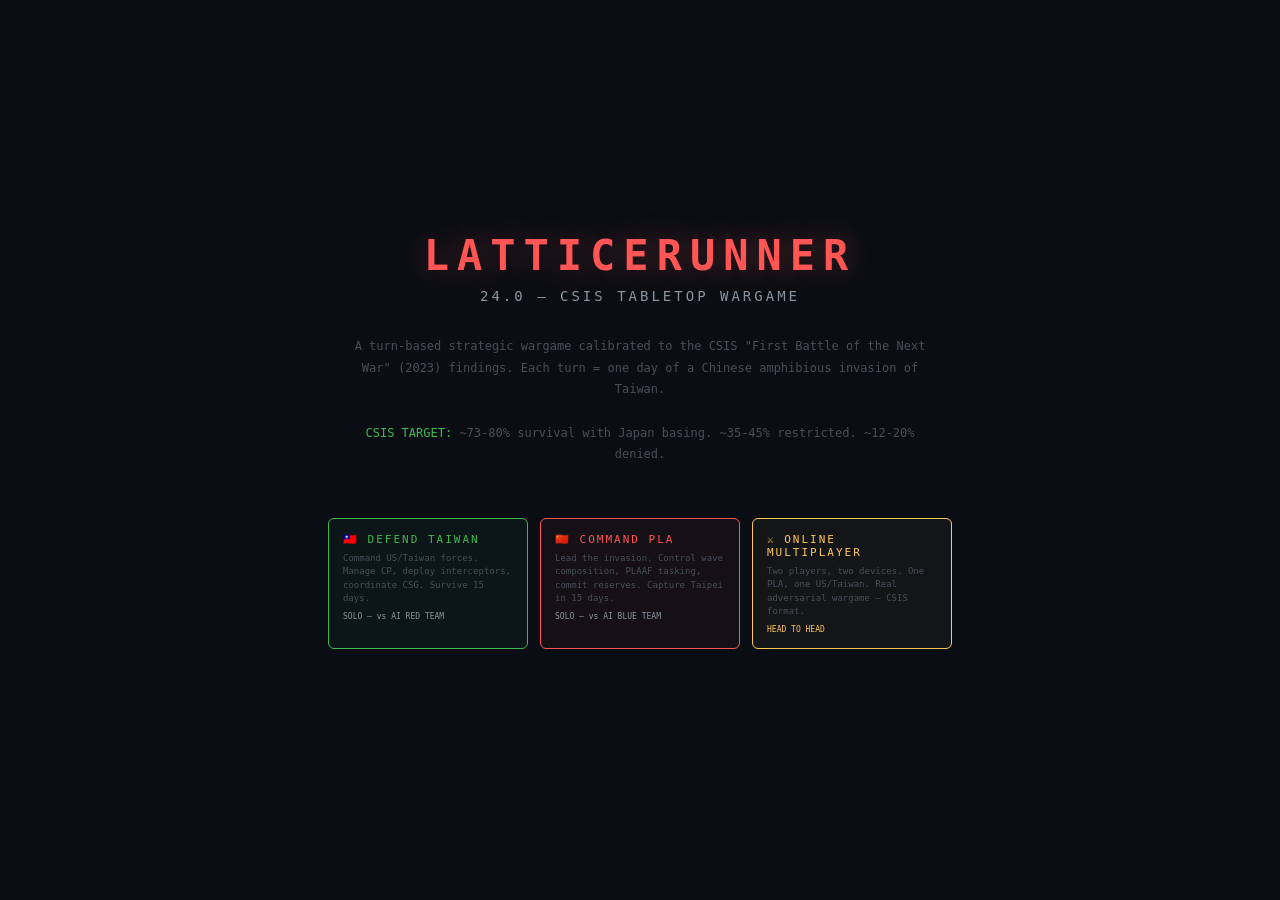
<file: LATTICERUNNER_24_0_TABLETOP.html>
<!DOCTYPE html>
<html lang="en">
<head>
<meta charset="UTF-8">
<meta name="viewport" content="width=device-width, initial-scale=1.0">
<title>LATTICERUNNER 24.0 — CSIS Tabletop Wargame</title>
<style>
:root {
    --bg: #0a0e14;
    --surface: #131820;
    --surface2: #1a2030;
    --surface3: #222d3d;
    --border: #2a3444;
    --border-accent: #3a4a5a;
    --accent: #00bcd4;
    --accent-dim: rgba(0,188,212,0.12);
    --red: #ff5555;
    --red-dim: rgba(255,85,85,0.12);
    --green: #3fb950;
    --green-dim: rgba(63,185,80,0.12);
    --yellow: #ffc857;
    --yellow-dim: rgba(255,200,87,0.12);
    --orange: #f0883e;
    --text: #d4dce8;
    --text-dim: #8b949e;
    --text-muted: #484f58;
    --blue: #4499ff;
    --blue-dim: rgba(68,153,255,0.12);
    --purple: #a371f7;
    --purple-dim: rgba(163,113,247,0.12);
}
* { box-sizing: border-box; margin: 0; padding: 0; }
body { background: var(--bg); color: var(--text); font-family: 'JetBrains Mono', 'Fira Code', 'Cascadia Code', monospace; min-height: 100vh; overflow-x: hidden; }
@import url('https://fonts.googleapis.com/css2?family=JetBrains+Mono:wght@300;400;500;600;700&display=swap');
#app { display: grid; grid-template-columns: 340px 1fr 330px; grid-template-rows: auto 1fr auto; min-height: 100vh; gap: 0; }
#topBar { grid-column: 1 / -1; background: var(--surface); border-bottom: 1px solid var(--border); padding: 12px 24px; display: flex; justify-content: space-between; align-items: center; }
.top-title { font-size: 14px; letter-spacing: 3px; font-weight: 700; color: var(--accent); }
.top-sub { font-size: 10px; color: var(--text-muted); letter-spacing: 2px; }
.top-day { font-size: 28px; font-weight: 700; color: var(--yellow); letter-spacing: 2px; }
.top-phase { font-size: 11px; color: var(--text-dim); letter-spacing: 1px; padding: 3px 10px; border: 1px solid var(--border); border-radius: 3px; background: var(--surface2); }
.audio-controls { display: flex; gap: 8px; align-items: center; }
.audio-btn { background: var(--surface2); border: 1px solid var(--border); color: var(--text-dim); font-family: inherit; font-size: 10px; padding: 4px 10px; border-radius: 3px; cursor: pointer; transition: all 0.15s; letter-spacing: 1px; }
.audio-btn:hover { border-color: var(--accent); color: var(--accent); }
.audio-btn.active { background: var(--accent-dim); border-color: var(--accent); color: var(--accent); }
.vol-slider { width: 60px; height: 3px; accent-color: var(--accent); }
#leftPanel { background: var(--surface); border-right: 1px solid var(--border); padding: 16px; overflow-y: auto; max-height: calc(100vh - 60px); }
.section-title { font-size: 10px; letter-spacing: 2px; color: var(--text-muted); margin-bottom: 10px; padding-bottom: 6px; border-bottom: 1px solid var(--border); text-transform: uppercase; }
.decision-card { background: var(--surface2); border: 1px solid var(--border); border-radius: 6px; padding: 12px; margin-bottom: 10px; cursor: pointer; transition: all 0.15s; }
.decision-card:hover { border-color: var(--accent); background: var(--surface3); }
.decision-card.selected { border-color: var(--accent); background: var(--accent-dim); }
.decision-card.locked { opacity: 0.4; cursor: not-allowed; pointer-events: none; }
.decision-card.used { opacity: 0.35; cursor: not-allowed; pointer-events: none; border-color: var(--text-muted); }
.dc-title { font-size: 12px; font-weight: 600; color: var(--text); margin-bottom: 4px; }
.dc-desc { font-size: 10px; color: var(--text-dim); line-height: 1.5; }
.dc-cost { font-size: 10px; color: var(--yellow); margin-top: 4px; }
.dc-risk { font-size: 10px; color: var(--red); margin-top: 2px; }
.dc-benefit { font-size: 10px; color: var(--green); margin-top: 2px; }
#centerPanel { padding: 16px 24px; overflow-y: auto; max-height: calc(100vh - 60px); }
.event-log { margin-bottom: 16px; }
.event-entry { padding: 10px 14px; border-left: 3px solid var(--border); margin-bottom: 8px; background: var(--surface); border-radius: 0 6px 6px 0; font-size: 12px; line-height: 1.7; color: var(--text-dim); animation: fadeSlide 0.3s ease; }
@keyframes fadeSlide { from { opacity: 0; transform: translateY(-8px); } to { opacity: 1; transform: none; } }
.event-entry.friendly { border-left-color: var(--blue); }
.event-entry.hostile { border-left-color: var(--red); }
.event-entry.political { border-left-color: var(--yellow); }
.event-entry.critical { border-left-color: var(--orange); background: var(--red-dim); }
.event-entry.decision { border-left-color: var(--purple); background: var(--purple-dim); }
.event-entry.crisis { border-left-color: var(--orange); background: rgba(240,136,62,0.12); border-width: 4px; }
.event-entry .ev-header { font-weight: 600; color: var(--text); font-size: 11px; letter-spacing: 1px; margin-bottom: 4px; }
#resolutionOverlay { position: fixed; inset: 0; background: rgba(10,14,20,0.92); z-index: 500; display: none; flex-direction: column; align-items: center; justify-content: center; backdrop-filter: blur(4px); }
#resolutionOverlay.visible { display: flex; }
.res-phase-label { font-size: 10px; letter-spacing: 4px; color: var(--text-muted); margin-bottom: 8px; text-transform: uppercase; }
.res-phase-title { font-size: 32px; font-weight: 700; letter-spacing: 6px; margin-bottom: 24px; transition: color 0.3s; }
.res-phase-title.air { color: var(--blue); }
.res-phase-title.naval { color: var(--accent); }
.res-phase-title.missile { color: var(--red); }
.res-phase-title.ground { color: var(--yellow); }
.res-phase-title.intel { color: var(--purple); }
.res-entries { max-width: 700px; width: 90%; max-height: 300px; overflow-y: auto; }
.res-entry { padding: 8px 14px; margin-bottom: 6px; background: var(--surface); border-left: 3px solid var(--border); border-radius: 0 6px 6px 0; font-size: 12px; line-height: 1.6; color: var(--text-dim); opacity: 0; transform: translateX(-20px); transition: all 0.4s ease; }
.res-entry.show { opacity: 1; transform: none; }
.res-entry.friendly { border-left-color: var(--blue); }
.res-entry.hostile { border-left-color: var(--red); }
.res-entry.critical { border-left-color: var(--orange); background: var(--red-dim); }
.res-entry.decision { border-left-color: var(--purple); }
.res-skip { margin-top: 20px; font-size: 10px; color: var(--text-muted); letter-spacing: 2px; cursor: pointer; padding: 6px 16px; border: 1px solid var(--border); border-radius: 3px; background: transparent; font-family: inherit; transition: all 0.15s; }
.res-skip:hover { border-color: var(--accent); color: var(--accent); }
#crisisModal { position: fixed; inset: 0; background: rgba(10,14,20,0.95); z-index: 600; display: none; flex-direction: column; align-items: center; justify-content: center; backdrop-filter: blur(6px); }
#crisisModal.visible { display: flex; }
.crisis-card { background: var(--surface); border: 2px solid var(--orange); border-radius: 8px; padding: 32px; max-width: 560px; width: 90%; box-shadow: 0 0 60px rgba(240,136,62,0.15); animation: crisisSlam 0.4s cubic-bezier(0.2, 0, 0.2, 1); }
@keyframes crisisSlam { from { transform: scale(0.8) translateY(-30px); opacity: 0; } to { transform: none; opacity: 1; } }
.crisis-header { font-size: 10px; letter-spacing: 4px; color: var(--orange); margin-bottom: 8px; text-transform: uppercase; }
.crisis-title { font-size: 22px; font-weight: 700; color: var(--text); margin-bottom: 12px; line-height: 1.3; }
.crisis-body { font-size: 12px; color: var(--text-dim); line-height: 1.8; margin-bottom: 20px; }
.crisis-effect { font-size: 11px; padding: 10px 14px; background: var(--surface2); border: 1px solid var(--border); border-radius: 4px; margin-bottom: 20px; line-height: 1.7; }
.crisis-effect .eff-neg { color: var(--red); }
.crisis-effect .eff-pos { color: var(--green); }
.crisis-choices { display: flex; gap: 10px; flex-wrap: wrap; }
.crisis-choice-btn { flex: 1; min-width: 200px; padding: 12px 16px; font-family: inherit; font-size: 11px; font-weight: 600; letter-spacing: 1px; border-radius: 4px; cursor: pointer; transition: all 0.15s; text-align: left; line-height: 1.5; }
.crisis-choice-btn.opt-a { background: var(--accent-dim); border: 1px solid var(--accent); color: var(--accent); }
.crisis-choice-btn.opt-b { background: var(--red-dim); border: 1px solid var(--red); color: var(--red); }
.crisis-choice-btn.opt-c { background: var(--yellow-dim); border: 1px solid var(--yellow); color: var(--yellow); }
.crisis-choice-btn:hover { transform: translateY(-2px); box-shadow: 0 4px 12px rgba(0,0,0,0.3); }
.crisis-choice-label { font-size: 9px; letter-spacing: 1px; opacity: 0.7; display: block; margin-bottom: 4px; }
#aarOverlay { position: fixed; inset: 0; background: rgba(10,14,20,0.97); z-index: 700; display: none; flex-direction: column; align-items: center; justify-content: flex-start; overflow-y: auto; padding: 40px 20px; }
#aarOverlay.visible { display: flex; }
.aar-container { max-width: 700px; width: 100%; animation: fadeSlide 0.6s ease; }
.aar-header { text-align: center; margin-bottom: 32px; }
.aar-result { font-size: 42px; font-weight: 700; letter-spacing: 6px; margin-bottom: 8px; }
.aar-result.victory { color: var(--green); text-shadow: 0 0 30px rgba(63,185,80,0.3); }
.aar-result.defeat { color: var(--red); text-shadow: 0 0 30px rgba(255,85,85,0.3); }
.aar-result.pyrrhic { color: var(--yellow); text-shadow: 0 0 30px rgba(255,200,87,0.3); }
.aar-subtitle { font-size: 14px; color: var(--text-dim); letter-spacing: 3px; margin-bottom: 4px; }
.aar-grade { font-size: 64px; font-weight: 700; margin: 16px 0; letter-spacing: 4px; }
.aar-section { background: var(--surface); border: 1px solid var(--border); border-radius: 6px; padding: 20px; margin-bottom: 16px; }
.aar-section-title { font-size: 10px; letter-spacing: 2px; color: var(--text-muted); margin-bottom: 12px; text-transform: uppercase; padding-bottom: 6px; border-bottom: 1px solid var(--border); }
.aar-row { display: flex; justify-content: space-between; padding: 6px 0; font-size: 12px; border-bottom: 1px solid rgba(42,52,68,0.3); }
.aar-row:last-child { border-bottom: none; }
.aar-label { color: var(--text-dim); }
.aar-value { font-weight: 600; }
.aar-value.good { color: var(--green); }
.aar-value.warn { color: var(--yellow); }
.aar-value.bad { color: var(--red); }
.aar-value.blue { color: var(--blue); }
.aar-score-bar { height: 6px; background: var(--surface3); border-radius: 3px; overflow: hidden; margin-top: 4px; }
.aar-score-fill { height: 100%; border-radius: 3px; transition: width 1s ease; }
.aar-timeline { padding: 12px 0; }
.aar-tl-entry { padding: 6px 0 6px 16px; border-left: 2px solid var(--border); font-size: 11px; color: var(--text-dim); line-height: 1.6; margin-bottom: 4px; }
.aar-tl-entry.key { border-left-color: var(--accent); color: var(--text); }
.aar-btn-row { display: flex; gap: 12px; justify-content: center; margin-top: 24px; }
.aar-btn { padding: 12px 32px; font-family: inherit; font-size: 12px; font-weight: 600; letter-spacing: 2px; border-radius: 4px; cursor: pointer; transition: all 0.15s; text-transform: uppercase; }
.aar-btn-primary { background: var(--accent-dim); border: 1px solid var(--accent); color: var(--accent); }
.aar-btn-primary:hover { background: rgba(0,188,212,0.25); }
.aar-btn-secondary { background: var(--surface2); border: 1px solid var(--border); color: var(--text-dim); }
.aar-btn-secondary:hover { border-color: var(--text-dim); color: var(--text); }
.base-hp-wrapper { text-align: right; }
.base-hp-bar { width: 120px; height: 8px; background: var(--surface3); border-radius: 4px; overflow: hidden; margin-top: 4px; display: inline-block; }
.base-hp-fill { height: 100%; border-radius: 4px; transition: width 0.5s ease; }
.base-hp-fill.pulse { animation: hpPulse 1s ease infinite; }
@keyframes hpPulse { 0%, 100% { opacity: 1; } 50% { opacity: 0.5; } }
.day-separator { font-size: 10px; letter-spacing: 3px; color: var(--accent); padding: 8px 0 4px; margin-top: 12px; font-weight: 600; border-top: 1px solid var(--border); text-transform: uppercase; cursor: pointer; user-select: none; }
.day-separator:first-child { border-top: none; margin-top: 0; }
.day-group.collapsed .event-entry { display: none; }
.day-group.collapsed .day-separator::after { content: ' ▸'; }
.day-separator::after { content: ' ▾'; font-size: 8px; }
#rightPanel { background: var(--surface); border-left: 1px solid var(--border); padding: 16px; overflow-y: auto; max-height: calc(100vh - 60px); }
.force-group { margin-bottom: 14px; }
.fg-title { font-size: 10px; letter-spacing: 2px; color: var(--text-muted); margin-bottom: 8px; text-transform: uppercase; }
.force-row { display: flex; justify-content: space-between; align-items: center; padding: 5px 0; font-size: 11px; border-bottom: 1px solid rgba(42,52,68,0.5); }
.fr-label { color: var(--text-dim); }
.fr-value { font-weight: 600; }
.fr-value.good { color: var(--green); }
.fr-value.warn { color: var(--yellow); }
.fr-value.crit { color: var(--red); }
.fr-value.blue { color: var(--blue); }
.hp-bar { height: 4px; background: var(--surface3); border-radius: 2px; overflow: hidden; margin-top: 3px; }
.hp-fill { height: 100%; border-radius: 2px; transition: width 0.4s; }
#bottomBar { grid-column: 1 / -1; background: var(--surface); border-top: 1px solid var(--border); padding: 12px 24px; display: flex; justify-content: center; gap: 12px; align-items: center; }
.action-btn { padding: 10px 28px; font-family: inherit; font-size: 12px; font-weight: 600; letter-spacing: 2px; border-radius: 4px; cursor: pointer; transition: all 0.15s; text-transform: uppercase; }
.btn-primary { background: var(--accent-dim); border: 1px solid var(--accent); color: var(--accent); }
.btn-primary:hover { background: rgba(0,188,212,0.25); box-shadow: 0 0 12px var(--accent-dim); }
.btn-danger { background: var(--red-dim); border: 1px solid var(--red); color: var(--red); }
.btn-danger:hover { background: rgba(255,85,85,0.25); }
.btn-secondary { background: var(--surface2); border: 1px solid var(--border); color: var(--text-dim); }
.btn-secondary:hover { border-color: var(--text-dim); color: var(--text); }
.action-btn:disabled { opacity: 0.3; cursor: not-allowed; }
::-webkit-scrollbar { width: 4px; }
::-webkit-scrollbar-track { background: var(--bg); }
::-webkit-scrollbar-thumb { background: var(--accent); border-radius: 2px; }
#splash { position: fixed; inset: 0; background: var(--bg); z-index: 1000; display: flex; flex-direction: column; align-items: center; justify-content: center; transition: opacity 0.6s; }
#splash.hidden { opacity: 0; pointer-events: none; }
#splash h1 { font-size: 42px; letter-spacing: 8px; color: #ff5555; margin-bottom: 8px; text-shadow: 0 0 30px rgba(255,85,85,0.35); }
#splash .sub { font-size: 14px; color: var(--text-dim); letter-spacing: 3px; margin-bottom: 32px; }
#splash .desc { max-width: 600px; font-size: 12px; color: var(--text-muted); line-height: 1.8; text-align: center; margin-bottom: 32px; }
#startBtn { padding: 14px 48px; font-family: inherit; font-size: 14px; font-weight: 600; letter-spacing: 4px; background: rgba(255,85,85,0.12); border: 1px solid #ff5555; color: #ff5555; border-radius: 4px; cursor: pointer; transition: all 0.2s; text-transform: uppercase; }
#startBtn:hover { background: rgba(255,85,85,0.25); box-shadow: 0 0 20px rgba(255,85,85,0.25); }
.toggle-group { display: flex; gap: 4px; margin-top: 6px; }
.toggle-opt { flex: 1; padding: 5px 4px; font-size: 9px; font-family: inherit; letter-spacing: 1px; border: 1px solid var(--border); background: var(--surface2); color: var(--text-muted); cursor: pointer; border-radius: 3px; text-align: center; transition: all 0.1s; }
.toggle-opt:hover { border-color: var(--accent); color: var(--text-dim); }
.toggle-opt.active { background: var(--accent-dim); border-color: var(--accent); color: var(--accent); font-weight: 600; }
.toggle-opt.active-red { background: var(--red-dim); border-color: var(--red); color: var(--red); }
.toggle-opt.active-yellow { background: var(--yellow-dim); border-color: var(--yellow); color: var(--yellow); }
.intel-box { background: var(--surface2); border: 1px solid var(--border); border-radius: 6px; padding: 12px; margin-bottom: 12px; font-size: 11px; line-height: 1.7; color: var(--text-dim); }
.intel-box .ib-title { font-size: 10px; letter-spacing: 2px; color: var(--accent); margin-bottom: 6px; font-weight: 600; }
.turn-summary { background: var(--surface2); border: 1px solid var(--accent); border-radius: 6px; padding: 14px; margin-bottom: 12px; }
.ts-header { font-size: 10px; letter-spacing: 2px; color: var(--yellow); margin-bottom: 10px; font-weight: 600; }
.cp-bar { display: flex; gap: 4px; margin: 6px 0 12px; align-items: center; }
.cp-pip { width: 14px; height: 14px; border-radius: 3px; border: 1px solid var(--yellow); background: var(--yellow); transition: all 0.2s; }
.cp-pip.empty { background: transparent; opacity: 0.3; }
.cp-label { font-size: 10px; color: var(--yellow); letter-spacing: 1px; margin-left: 6px; font-weight: 600; }
.damage-breakdown { background: var(--surface2); border: 1px solid var(--border); border-radius: 6px; padding: 10px 12px; margin: 8px 0; font-size: 10px; }
.db-row { display: flex; justify-content: space-between; padding: 3px 0; color: var(--text-dim); }
.db-val { color: var(--red); font-weight: 600; }
.db-val.pos { color: var(--green); }
.speaking-indicator { display: inline-flex; align-items: center; gap: 4px; font-size: 9px; color: var(--accent); letter-spacing: 1px; margin-left: 8px; opacity: 0; transition: opacity 0.3s; }
.speaking-indicator.active { opacity: 1; }
.speaking-indicator .bar { width: 2px; height: 8px; background: var(--accent); border-radius: 1px; animation: speakBar 0.6s ease infinite alternate; }
.speaking-indicator .bar:nth-child(2) { animation-delay: 0.15s; height: 12px; }
.speaking-indicator .bar:nth-child(3) { animation-delay: 0.3s; height: 6px; }
.speaking-indicator .bar:nth-child(4) { animation-delay: 0.45s; height: 10px; }
@keyframes speakBar { from { transform: scaleY(0.3); } to { transform: scaleY(1); } }

/* ═══════════════════════════════════════════ */
/*  MOBILE TAB BAR                            */
/* ═══════════════════════════════════════════ */
#mobileTabBar {
    display: none;
    grid-column: 1 / -1;
    background: var(--surface);
    border-bottom: 1px solid var(--border);
}
#mobileTabBar .tab-row {
    display: flex;
    align-items: center;
}
#mobileTabBar .mob-tab {
    flex: 1 1 0;
    min-width: 0;
    padding: 10px 4px;
    font-family: inherit;
    font-size: 9px;
    font-weight: 600;
    letter-spacing: 1px;
    text-transform: uppercase;
    color: var(--text-muted);
    background: transparent;
    border: none;
    border-bottom: 2px solid transparent;
    cursor: pointer;
    transition: all 0.15s;
    text-align: center;
    overflow: hidden;
    text-overflow: ellipsis;
}
#mobileTabBar .mob-tab.active {
    color: var(--accent);
    border-bottom-color: var(--accent);
    background: var(--accent-dim);
}
#mobileTabBar .mob-tab .tab-badge {
    display: inline-block;
    background: var(--yellow);
    color: var(--bg);
    font-size: 7px;
    font-weight: 700;
    padding: 1px 4px;
    border-radius: 8px;
    margin-left: 2px;
    vertical-align: middle;
}
.mob-hp-display {
    display: flex;
    align-items: center;
    gap: 4px;
    padding: 6px 10px;
    flex-shrink: 0;
    border-left: 1px solid var(--border);
}
.mob-hp-label {
    font-size: 7px;
    letter-spacing: 1px;
    color: var(--text-muted);
    font-weight: 600;
}
.mob-hp-val {
    font-size: 14px;
    font-weight: 700;
    color: var(--green);
    min-width: 16px;
    text-align: right;
}
.mob-hp-minibar {
    width: 32px;
    height: 4px;
    background: var(--surface3);
    border-radius: 2px;
    overflow: hidden;
}
.mob-hp-fill {
    height: 100%;
    border-radius: 2px;
    transition: width 0.4s;
}

/* ═══════════════════════════════════════════ */
/*  MOBILE RESPONSIVE — < 768px              */
/* ═══════════════════════════════════════════ */
@media (max-width: 768px) {
    #app {
        grid-template-columns: 1fr !important;
        grid-template-rows: auto auto 1fr auto !important;
    }
    #mobileTabBar { display: block; }
    #leftPanel, #centerPanel, #rightPanel {
        grid-column: 1;
        max-height: calc(100vh - 160px);
        border-right: none;
        border-left: none;
    }
    #leftPanel.mob-hidden,
    #centerPanel.mob-hidden,
    #rightPanel.mob-hidden {
        display: none !important;
    }

    /* TOP BAR — compact */
    #topBar {
        padding: 8px 12px;
        flex-wrap: wrap;
        gap: 6px;
    }
    .top-title { font-size: 11px; letter-spacing: 2px; }
    .top-sub { font-size: 8px; display: none; }
    .top-day { font-size: 20px; }
    .top-phase { font-size: 9px; padding: 2px 8px; }
    .audio-controls { display: none; }
    .base-hp-wrapper { display: none; }
    #mobileHP { display: none !important; }

    /* PANELS */
    #leftPanel { padding: 10px 12px; }
    #centerPanel { padding: 10px 12px; }
    #rightPanel { padding: 10px 12px; }
    .decision-card { padding: 10px; }
    .dc-title { font-size: 11px; }
    .dc-desc { font-size: 9px; }
    .toggle-opt { font-size: 8px; padding: 4px 3px; }
    .event-entry { padding: 8px 10px; font-size: 11px; }
    .force-row { font-size: 10px; }
    .intel-box { font-size: 10px; padding: 10px; }
    .turn-summary { padding: 10px; }
    .cp-pip { width: 12px; height: 12px; }
    .section-title { font-size: 9px; margin-bottom: 8px; }

    /* BOTTOM BAR */
    #bottomBar {
        padding: 8px 12px;
        gap: 6px;
        flex-wrap: wrap;
    }
    .action-btn {
        padding: 8px 14px;
        font-size: 10px;
        letter-spacing: 1px;
        flex: 1;
        min-width: 0;
        text-align: center;
    }

    /* SPLASH */
    #splash h1 { font-size: 24px; letter-spacing: 4px; }
    #splash .sub { font-size: 11px; letter-spacing: 2px; }
    #splash .desc { font-size: 10px; padding: 0 16px; margin-bottom: 24px; }
    #startBtn { padding: 12px 32px; font-size: 12px; letter-spacing: 3px; }

    /* RESOLUTION OVERLAY */
    .res-phase-title { font-size: 22px; letter-spacing: 3px; }
    .res-entries { max-height: 50vh; }
    .res-entry { font-size: 11px; padding: 6px 10px; }
    .res-skip { font-size: 9px; }
    #resQuote { font-size: 12px !important; padding: 0 12px; }

    /* CRISIS MODAL */
    .crisis-card { padding: 20px 16px; }
    .crisis-title { font-size: 18px; }
    .crisis-body { font-size: 11px; }
    .crisis-effect { font-size: 10px; }
    .crisis-choices { flex-direction: column; }
    .crisis-choice-btn { min-width: 0; font-size: 10px; padding: 10px 12px; }

    /* AAR */
    .aar-result { font-size: 28px; letter-spacing: 3px; }
    .aar-grade { font-size: 48px; }
    .aar-section { padding: 14px; }
    .aar-row { font-size: 11px; }
    .aar-btn { padding: 10px 20px; font-size: 10px; letter-spacing: 1px; }
    .aar-btn-row { flex-direction: column; gap: 8px; }
    #aarOverlay { padding: 24px 12px; }

    /* DAMAGE BREAKDOWN */
    .damage-breakdown { font-size: 9px; }
}
</style>
</head>
<body>
<div id="splash">
    <h1>LATTICERUNNER</h1>
    <div class="sub">24.0 — CSIS TABLETOP WARGAME</div>
    <div class="desc">
        A turn-based strategic wargame calibrated to the CSIS "First Battle of the Next War" (2023) findings.
        Each turn = one day of a Chinese amphibious invasion of Taiwan.<br><br>
        <span style="color:var(--green);">CSIS TARGET:</span> ~73-80% survival with Japan basing. ~35-45% restricted. ~12-20% denied.
    </div>
    <div id="roleSelect" style="display:flex;gap:12px;justify-content:center;flex-wrap:wrap;margin:20px auto;max-width:640px;">
        <div onclick="setTabletopRole('us')" style="flex:1;min-width:160px;max-width:200px;border:1px solid var(--green);border-radius:6px;padding:14px;cursor:pointer;background:rgba(59,203,134,0.04);transition:all 0.2s;" onmouseover="this.style.transform='translateY(-2px)'" onmouseout="this.style.transform=''">
            <div style="font-size:11px;letter-spacing:2px;color:var(--green);margin-bottom:6px;">🇹🇼 DEFEND TAIWAN</div>
            <div style="font-size:9px;color:var(--text-muted);line-height:1.5;">Command US/Taiwan forces. Manage CP, deploy interceptors, coordinate CSG. Survive 15 days.</div>
            <div style="font-size:8px;color:var(--text-dim);margin-top:6px;">SOLO — vs AI RED TEAM</div>
        </div>
        <div onclick="setTabletopRole('pla')" style="flex:1;min-width:160px;max-width:200px;border:1px solid var(--red);border-radius:6px;padding:14px;cursor:pointer;background:rgba(255,85,85,0.04);transition:all 0.2s;" onmouseover="this.style.transform='translateY(-2px)'" onmouseout="this.style.transform=''">
            <div style="font-size:11px;letter-spacing:2px;color:var(--red);margin-bottom:6px;">🇨🇳 COMMAND PLA</div>
            <div style="font-size:9px;color:var(--text-muted);line-height:1.5;">Lead the invasion. Control wave composition, PLAAF tasking, commit reserves. Capture Taipei in 15 days.</div>
            <div style="font-size:8px;color:var(--text-dim);margin-top:6px;">SOLO — vs AI BLUE TEAM</div>
        </div>
        <div onclick="setTabletopRole('multi')" style="flex:1;min-width:160px;max-width:200px;border:1px solid var(--yellow);border-radius:6px;padding:14px;cursor:pointer;background:rgba(255,200,87,0.04);transition:all 0.2s;" onmouseover="this.style.transform='translateY(-2px)'" onmouseout="this.style.transform=''">
            <div style="font-size:11px;letter-spacing:2px;color:var(--yellow);margin-bottom:6px;">⚔ ONLINE MULTIPLAYER</div>
            <div style="font-size:9px;color:var(--text-muted);line-height:1.5;">Two players, two devices. One PLA, one US/Taiwan. Real adversarial wargame — CSIS format.</div>
            <div style="font-size:8px;color:var(--yellow);margin-top:6px;">HEAD TO HEAD</div>
        </div>
    </div>
    <div id="multiLobby" style="display:none;text-align:center;margin:16px auto;max-width:400px;">
        <div style="font-size:10px;letter-spacing:2px;color:var(--yellow);margin-bottom:12px;">MULTIPLAYER LOBBY</div>
        <div style="display:flex;gap:8px;justify-content:center;margin-bottom:12px;">
            <button onclick="createTabletopGame()" style="background:var(--surface2);border:1px solid var(--yellow);color:var(--yellow);padding:10px 20px;border-radius:4px;cursor:pointer;font-size:12px;letter-spacing:1px;">CREATE GAME</button>
            <button onclick="document.getElementById('joinInput').style.display='inline';document.getElementById('joinGo').style.display='inline';" style="background:var(--surface2);border:1px solid var(--yellow);color:var(--yellow);padding:10px 20px;border-radius:4px;cursor:pointer;font-size:12px;letter-spacing:1px;">JOIN GAME</button>
        </div>
        <div>
            <input id="joinInput" style="display:none;background:var(--surface);border:1px solid var(--yellow);color:var(--yellow);padding:8px;border-radius:4px;font-family:monospace;font-size:16px;letter-spacing:3px;width:100px;text-align:center;" placeholder="CODE" maxlength="6">
            <button id="joinGo" style="display:none;background:var(--surface2);border:1px solid var(--yellow);color:var(--yellow);padding:8px 16px;border-radius:4px;cursor:pointer;" onclick="joinTabletopGame()">JOIN</button>
        </div>
        <div id="lobbyStatus" style="font-size:10px;color:var(--text-muted);margin-top:10px;min-height:20px;"></div>
        <div id="lobbyRoles" style="display:none;margin-top:12px;">
            <div style="font-size:9px;letter-spacing:2px;color:var(--text-muted);margin-bottom:8px;">CHOOSE YOUR SIDE</div>
            <div style="display:flex;gap:10px;justify-content:center;">
                <button onclick="pickMultiSide('us')" id="pickUsBtn" style="background:var(--surface2);border:1px solid var(--green);color:var(--green);padding:10px 18px;border-radius:4px;cursor:pointer;font-size:11px;">🇹🇼 US/TAIWAN</button>
                <button onclick="pickMultiSide('pla')" id="pickPlaBtn" style="background:var(--surface2);border:1px solid var(--red);color:var(--red);padding:10px 18px;border-radius:4px;cursor:pointer;font-size:11px;">🇨🇳 PLA</button>
            </div>
        </div>
    </div>
    <button id="startBtn" style="display:none;" onclick="startGame()">BEGIN WARGAME</button>
</div>
<div id="resolutionOverlay">
    <div class="res-phase-label" id="resPhaseLabel">RESOLVING</div>
    <div class="res-phase-title" id="resPhaseTitle">AIR WAR</div>
    <div class="res-entries" id="resEntries"></div>
    <button class="res-skip" onclick="skipResolution()">FAST FORWARD · SPACE</button>
    <div id="resQuote" style="position:absolute;bottom:32px;left:50%;transform:translateX(-50%);max-width:700px;width:90%;text-align:center;font-size:16px;font-style:italic;color:#ffffff;line-height:1.7;opacity:0.85;"></div>
</div>
<div id="crisisModal"><div class="crisis-card" id="crisisCard"></div></div>
<div id="aarOverlay"><div class="aar-container" id="aarContent"></div></div>
<div id="app" style="display:none;">
    <div id="topBar">
        <div><div class="top-title">LATTICERUNNER 24.0</div><div class="top-sub">CSIS TABLETOP WARGAME — TAIWAN STRAIT</div></div>
        <div style="text-align:center;">
            <div class="top-day" id="dayDisplay">DAY 1</div>
            <div class="top-phase" id="phaseDisplay">DECISION PHASE<span class="speaking-indicator" id="speakIndicator"><span class="bar"></span><span class="bar"></span><span class="bar"></span><span class="bar"></span></span></div>
        </div>
        <div style="display:flex;align-items:center;gap:16px;">
            <div class="audio-controls">
                <button class="audio-btn" id="voiceToggle" onclick="toggleVoice()" title="Toggle voice narration">🔊 VOICE</button>
                <button class="audio-btn" id="ambienceToggle" onclick="toggleAmbience()" title="Toggle ambient audio">🎵 AMBIENCE</button>
                <input type="range" class="vol-slider" id="volSlider" min="0" max="100" value="70" oninput="setVolume(this.value)" title="Volume">
            </div>
            <div class="base-hp-wrapper">
                <div id="baseHPLabel" style="font-size:11px;color:var(--text-dim);">BASE INTEGRITY</div>
                <div id="baseHP" style="font-size:24px;font-weight:700;color:var(--green);">24 / 24</div>
                <div class="base-hp-bar"><div class="base-hp-fill" id="baseHPBar" style="width:100%;background:var(--green);"></div></div>
            </div>
            <div id="mobileHP" style="display:none;">
                <span class="mhp-val" id="mobileHPVal">24</span>
                <div class="mhp-bar"><div class="mhp-fill" id="mobileHPFill" style="width:100%;background:var(--green);"></div></div>
            </div>
        </div>
    </div>
    <div id="mobileTabBar">
        <div class="tab-row">
            <button class="mob-tab active" data-panel="leftPanel" onclick="switchMobTab(this)">⚔ OPS<span class="tab-badge" id="cpBadge">3</span></button>
            <button class="mob-tab" data-panel="centerPanel" onclick="switchMobTab(this)">📋 LOG</button>
            <button class="mob-tab" data-panel="rightPanel" onclick="switchMobTab(this)">📊 SITREP</button>
            <div class="mob-hp-display" id="mobTabHP">
                <span class="mob-hp-label">HP</span>
                <span class="mob-hp-val" id="mobTabHPVal">24</span>
                <div class="mob-hp-minibar"><div class="mob-hp-fill" id="mobTabHPFill" style="width:100%;background:var(--green);"></div></div>
            </div>
        </div>
    </div>
    <div id="leftPanel">
        <div id="cpDisplay"></div>
        <div class="section-title">STRATEGIC DECISIONS</div>
        <div id="decisionCards"></div>
        <div class="section-title" style="margin-top:16px;">FORCE ALLOCATION</div>
        <div id="allocationCards"></div>
        <div class="section-title" style="margin-top:16px;">SPECIAL OPERATIONS <span style="color:var(--yellow);">· COSTS CP</span></div>
        <div id="specialCards"></div>
    </div>
    <div id="centerPanel">
        <div id="intelBrief"></div>
        <div id="turnSummary"></div>
        <div class="section-title">COMBAT LOG</div>
        <div id="eventLog" class="event-log"></div>
    </div>
    <div id="rightPanel">
        <div class="section-title" id="friendlyTitle">US / TAIWAN FORCES</div>
        <div id="friendlyForces"></div>
        <div class="section-title" id="enemyTitle" style="margin-top:16px;">PLA FORCES (INTEL)</div>
        <div id="enemyForces"></div>
        <div class="section-title" style="margin-top:16px;">ECONOMY OF FORCE</div>
        <div id="econPanel"></div>
    </div>
    <div id="bottomBar">
        <button class="action-btn btn-secondary" onclick="undoDecisions()" id="undoBtn">RESET CHOICES</button>
        <button class="action-btn btn-primary" onclick="executeTurn()" id="executeBtn">EXECUTE DAY</button>
        <button class="action-btn btn-danger" onclick="resetGame()" id="resetBtn">ABORT MISSION</button>
    </div>
</div>
<script>
// ═══════════════════════════════════════════
//  AUDIO NARRATION SYSTEM
// ═══════════════════════════════════════════
const AudioSys = {
    voiceEnabled: true, ambienceEnabled: false, volume: 0.7,
    speaking: false, queue: [], processing: false,
    audioCtx: null, ambienceNodes: {},
    synth: window.speechSynthesis, preferredVoice: null,

    init() {
        const loadVoices = () => {
            const voices = this.synth.getVoices();
            const prefs = [
                v => /daniel/i.test(v.name) && v.lang.startsWith('en'),
                v => /james/i.test(v.name) && v.lang.startsWith('en'),
                v => /david/i.test(v.name) && v.lang.startsWith('en'),
                v => /google us english/i.test(v.name),
                v => v.lang.startsWith('en-US') && !/(female|samantha|victoria|karen|fiona)/i.test(v.name),
                v => v.lang.startsWith('en-GB') && !/(female|samantha|victoria|karen|fiona)/i.test(v.name),
                v => v.lang.startsWith('en'),
            ];
            for (const pref of prefs) { const m = voices.find(pref); if (m) { this.preferredVoice = m; break; } }
            if (!this.preferredVoice && voices.length) this.preferredVoice = voices[0];
        };
        loadVoices();
        if (this.synth.onvoiceschanged !== undefined) this.synth.onvoiceschanged = loadVoices;
    },

    speak(text, priority = false) {
        if (!this.voiceEnabled) return Promise.resolve();
        if (priority) { this.synth.cancel(); this.queue = []; }
        return new Promise(resolve => { this.queue.push({ text, resolve }); if (!this.processing) this._processQueue(); });
    },

    async _processQueue() {
        if (this.processing || !this.queue.length) return;
        this.processing = true;
        while (this.queue.length) { const { text, resolve } = this.queue.shift(); await this._speakOne(text); resolve(); }
        this.processing = false;
    },

    _speakOne(text) {
        return new Promise(resolve => {
            let clean = text.replace(/[\u{1F000}-\u{1FFFF}]/gu, '').replace(/[═─]/g, '').replace(/\s+/g, ' ').trim();
            if (!clean) { resolve(); return; }
            // Phonetic substitutions for TTS
            const phonetics = {
                'Hualien':'Hwah-lee-en','TSMC':'T S M C','DF-17':'D F 17','DF-21D':'D F 21 D','DF-26':'D F 26',
                'DF-15B':'D F 15 B','CJ-10':'C J 10','J-20':'J 20','F-16':'F 16','F-35':'F 35',
                'B-21':'B 21','SM-6':'S M 6','SM-3':'S M 3','PAC-3':'pack 3','PLAAF':'P L double-A F',
                'PLARF':'P L A R F','SSN':'S S N','VLS':'V L S',
                'HIMARS':'High Mars','LRASM':'L rasm','CSG':'C S G','AShM':'A ship M',
                'IADS':'eye ads','Kadena':'Kah-day-nah','Misawa':'Mee-sah-wah',
                'Danshui':'Dan-shway','Taoyuan':'Tao-yoo-en','Tamsui':'Tam-shway',
                'Hsinchu':'Shin-joo','Yilan':'Ee-lan','Fujian':'Foo-jee-en',
                'Jiangxi':'Jee-ang-shee','Zhejiang':'Juh-jee-ang',
                'ROC':'R O C','RAAF':'R double-A F','AEW&C':'A E W and C',
                'GBU-39':'G B U 39','CVN':'C V N','ASW':'A S W',
                'PACOM':'PAY-com','CMC':'C M C','EUV':'E U V',
                'SOF':'special forces','QRF':'quick reaction force',
                'SIGINT':'sig-int','SOCOM':'SO-com',
                'IRBMs':'I R B Ms','AShMs':'anti-ship missiles',
                'Taipei':'Tie-pay',
            };
            for (const [k, v] of Object.entries(phonetics)) {
                clean = clean.replace(new RegExp(k.replace(/[.*+?^${}()|[\]\\]/g,'\\$&'), 'gi'), v);
            }
            const utter = new SpeechSynthesisUtterance(clean);
            if (this.preferredVoice) utter.voice = this.preferredVoice;
            utter.rate = 0.92; utter.pitch = 0.85; utter.volume = this.volume;
            utter.onstart = () => { this.speaking = true; document.getElementById('speakIndicator')?.classList.add('active'); };
            utter.onend = () => { this.speaking = false; document.getElementById('speakIndicator')?.classList.remove('active'); resolve(); };
            utter.onerror = () => { this.speaking = false; document.getElementById('speakIndicator')?.classList.remove('active'); resolve(); };
            this.synth.speak(utter);
        });
    },

    stop() { this.synth.cancel(); this.queue = []; this.processing = false; this.speaking = false; document.getElementById('speakIndicator')?.classList.remove('active'); },

    initAmbience() {
        if (this.audioCtx) return;
        this.audioCtx = new (window.AudioContext || window.webkitAudioContext)();
        const ctx = this.audioCtx;
        const gainNode = ctx.createGain(); gainNode.gain.value = 0; gainNode.connect(ctx.destination);
        const osc = ctx.createOscillator(); osc.type = 'sine'; osc.frequency.value = 55;
        const oscGain = ctx.createGain(); oscGain.gain.value = 0.15; osc.connect(oscGain); oscGain.connect(gainNode); osc.start();
        const osc2 = ctx.createOscillator(); osc2.type = 'sine'; osc2.frequency.value = 82.5;
        const osc2Gain = ctx.createGain(); osc2Gain.gain.value = 0.06; osc2.connect(osc2Gain); osc2Gain.connect(gainNode); osc2.start();
        const bufferSize = 2 * ctx.sampleRate; const noiseBuffer = ctx.createBuffer(1, bufferSize, ctx.sampleRate);
        const output = noiseBuffer.getChannelData(0); for (let i = 0; i < bufferSize; i++) output[i] = Math.random() * 2 - 1;
        const noise = ctx.createBufferSource(); noise.buffer = noiseBuffer; noise.loop = true;
        const noiseFilter = ctx.createBiquadFilter(); noiseFilter.type = 'lowpass'; noiseFilter.frequency.value = 200; noiseFilter.Q.value = 1;
        const noiseGain = ctx.createGain(); noiseGain.gain.value = 0.04;
        noise.connect(noiseFilter); noiseFilter.connect(noiseGain); noiseGain.connect(gainNode); noise.start();
        this.ambienceNodes = { gainNode, osc, osc2, noise, noiseFilter };
    },

    setAmbienceIntensity(level) {
        if (!this.ambienceNodes.gainNode || !this.ambienceEnabled) return;
        const g = this.ambienceNodes.gainNode, ctx = this.audioCtx, vol = this.volume * 0.5;
        g.gain.setTargetAtTime(level * vol, ctx.currentTime, 0.5);
        if (this.ambienceNodes.noiseFilter) this.ambienceNodes.noiseFilter.frequency.setTargetAtTime(150 + level * 400, ctx.currentTime, 0.5);
        if (this.ambienceNodes.osc2) this.ambienceNodes.osc2.frequency.setTargetAtTime(82.5 + level * 8, ctx.currentTime, 1);
    },

    startAmbience() { if (!this.audioCtx) this.initAmbience(); if (this.audioCtx.state === 'suspended') this.audioCtx.resume(); this.ambienceEnabled = true; this.setAmbienceIntensity(0.3); document.getElementById('ambienceToggle')?.classList.add('active'); },
    stopAmbience() { this.ambienceEnabled = false; if (this.ambienceNodes.gainNode) this.ambienceNodes.gainNode.gain.setTargetAtTime(0, this.audioCtx.currentTime, 0.3); document.getElementById('ambienceToggle')?.classList.remove('active'); },

    playClick() { if (!this.audioCtx) return; const ctx = this.audioCtx, o = ctx.createOscillator(), g = ctx.createGain(); o.type='sine'; o.frequency.value=800; g.gain.value=this.volume*0.08; g.gain.exponentialRampToValueAtTime(0.001,ctx.currentTime+0.08); o.connect(g); g.connect(ctx.destination); o.start(); o.stop(ctx.currentTime+0.08); },
    playWarning() { if (!this.audioCtx) return; const ctx = this.audioCtx; for(let i=0;i<3;i++){const o=ctx.createOscillator(),g=ctx.createGain();o.type='square';o.frequency.value=440;g.gain.value=0;g.gain.setValueAtTime(this.volume*0.06,ctx.currentTime+i*0.3);g.gain.exponentialRampToValueAtTime(0.001,ctx.currentTime+i*0.3+0.15);o.connect(g);g.connect(ctx.destination);o.start(ctx.currentTime+i*0.3);o.stop(ctx.currentTime+i*0.3+0.2);} },
    playSonar() { if (!this.audioCtx) return; const ctx=this.audioCtx,o=ctx.createOscillator(),g=ctx.createGain();o.type='sine';o.frequency.value=1200;o.frequency.exponentialRampToValueAtTime(800,ctx.currentTime+0.15);g.gain.value=this.volume*0.06;g.gain.exponentialRampToValueAtTime(0.001,ctx.currentTime+0.5);o.connect(g);g.connect(ctx.destination);o.start();o.stop(ctx.currentTime+0.5); },
    playImpact() { if (!this.audioCtx) return; const ctx=this.audioCtx,o=ctx.createOscillator(),g=ctx.createGain();o.type='sawtooth';o.frequency.value=80;o.frequency.exponentialRampToValueAtTime(30,ctx.currentTime+0.3);g.gain.value=this.volume*0.1;g.gain.exponentialRampToValueAtTime(0.001,ctx.currentTime+0.4);o.connect(g);g.connect(ctx.destination);o.start();o.stop(ctx.currentTime+0.5); },
    playVictory() { if (!this.audioCtx) return; const ctx=this.audioCtx;[523.25,659.25,783.99,1046.50].forEach((freq,i)=>{const o=ctx.createOscillator(),g=ctx.createGain();o.type='sine';o.frequency.value=freq;g.gain.value=0;g.gain.setValueAtTime(this.volume*0.08,ctx.currentTime+i*0.2);g.gain.exponentialRampToValueAtTime(0.001,ctx.currentTime+i*0.2+0.5);o.connect(g);g.connect(ctx.destination);o.start(ctx.currentTime+i*0.2);o.stop(ctx.currentTime+i*0.2+0.6);}); },
};

function toggleVoice() { AudioSys.voiceEnabled = !AudioSys.voiceEnabled; document.getElementById('voiceToggle').classList.toggle('active', AudioSys.voiceEnabled); if (!AudioSys.voiceEnabled) AudioSys.stop(); }
function toggleAmbience() { if (AudioSys.ambienceEnabled) AudioSys.stopAmbience(); else AudioSys.startAmbience(); }
function setVolume(v) { AudioSys.volume = v / 100; if (AudioSys.ambienceEnabled) AudioSys.setAmbienceIntensity(G.nuclearShadow / 100 * 0.5 + 0.3); }

// ═══════════════════════════════════════════
//  CRISIS EVENT SYSTEM
// ═══════════════════════════════════════════
const CRISIS_EVENTS = [
    { id:'tsmc_strike', day:[4,5,6], once:true, title:'⚠ TSMC FAB COMPLEX UNDER FIRE', body:'PLA precision munitions have struck the TSMC Hsinchu campus. Three advanced EUV fabs are burning. Global semiconductor supply chain faces catastrophic disruption.', effect:'<span class="eff-neg">GDP loss +$2.4T</span> · <span class="eff-neg">Market -25</span> · <span class="eff-neg">Nuclear Shadow +8</span>',
        choices: [
            { label:'ACCEPT LOSSES', desc:'Divert no forces. Semiconductor damage is done.', cls:'opt-b', apply:g=>{g.gdpLost+=2.4;g.market-=25;g.nuclearShadow+=8;} },
            { label:'DIVERT F-16 CAP', desc:'CAP over remaining fabs. -20 aircraft from combat pool.', cls:'opt-a', apply:g=>{g.us.f16Pool=Math.max(0,g.us.f16Pool-20);g.gdpLost+=1.2;g.market-=15;g.nuclearShadow+=5;} },
        ]},
    { id:'cnn_broadcast', day:[2,3,4], once:true, title:'📺 CNN BROADCAST — CIVILIAN CASUALTIES', body:'A CNN crew embedded in Taipei broadcasts real-time footage of missile impacts on residential areas. Congressional pressure mounting. International outcry demands response.', effect:'<span class="eff-neg">Escalation pressure +10</span> · Political capital shifting',
        choices: [
            { label:'MEASURED RESPONSE', desc:'Issue statement. Maintain posture. Avoid escalation.', cls:'opt-a', apply:g=>{g.nuclearShadow+=5;} },
            { label:'EXPANDED STRIKES', desc:'Hit mainland staging areas. +12 kills but escalation surge.', cls:'opt-b', apply:g=>{g.nuclearShadow+=18;const t=g.pla.fleet.filter(s=>s.a&&s.amp);const k=Math.min(12,t.length);for(let i=0;i<k;i++){t[i].a=false;g.pla.navalKills++;g.pla.amphKills++;}} },
            { label:'MEDIA BLACKOUT', desc:'Cut feeds. Reduces political pressure, damages credibility.', cls:'opt-c', apply:g=>{g.nuclearShadow+=3;g.market-=5;} },
        ]},
    { id:'pla_socom', day:[3,4,5], once:true, title:'🔪 PLA SOF — HUALIEN SABOTAGE', body:'PLA special forces infiltrated via submarine have attacked Hualien Air Base. Runway cratering charges planted. QRF engaging.', effect:'<span class="eff-neg">Runway may be cratered</span> · <span class="eff-neg">8-15 aircraft at risk</span>',
        choices: [
            { label:'QRF RESPONSE', desc:'Deploy garrison. 70% chance of neutralizing before detonation.', cls:'opt-a', apply:g=>{if(prob(0.70)){addLog('🔪 SOF neutralized. Hualien secure.','friendly');}else{const l=rng(8,15);g.us.f16Pool=Math.max(0,g.us.f16Pool-l);g.us.f16Lost+=l;addLog('🔪 SOF detonated. '+l+' aircraft destroyed.','critical');}} },
            { label:'EVACUATE & DISPERSE', desc:'Save aircraft. Lose runway 1 day, lose 3 in scramble.', cls:'opt-c', apply:g=>{g.us.f16Pool=Math.max(0,g.us.f16Pool-3);g.us.f16Lost+=3;addLog('✈ Aircraft dispersed. 3 lost. Hualien offline 1 day.','political');} },
        ]},
    { id:'guam_strike', day:[5,6,7], once:true, title:'🚀 DF-26 STRIKES ON ANDERSEN AFB', body:'PLA has launched DF-26 IRBMs at Andersen Air Force Base, Guam. Striking sovereign US territory — a major escalation.', effect:'<span class="eff-neg">Nuclear Shadow +20</span> · <span class="eff-neg">B-21 ops disrupted</span>',
        choices: [
            { label:'ABSORB & RETALIATE', desc:'Accept hit. Full conventional response.', cls:'opt-b', apply:g=>{g.nuclearShadow+=20;const al=g.pla.fleet.filter(s=>s.a);const k=Math.min(rng(6,10),al.length);for(let i=0;i<k;i++){al[i].a=false;g.pla.navalKills++;if(al[i].amp)g.pla.amphKills++;}addLog('🚀 RETALIATORY STRIKE: '+k+' PLAN vessels destroyed.','friendly');} },
            { label:'DE-ESCALATE', desc:'Open back-channel. Shadow reduced but lose initiative.', cls:'opt-a', apply:g=>{g.nuclearShadow+=10;g.cp=Math.max(1,g.cp-1);addLog('🕊 Back-channel opened. Tension partially defused.','political');} },
        ]},
    { id:'coalition_offer', day:[4,5,6], once:true, title:'🇦🇺 AUSTRALIA OFFERS RAAF SUPPORT', body:'Canberra has authorized RAAF F-35A operations from Darwin. 36 aircraft with Wedgetail AEW&C support available within 48 hours.', effect:'<span class="eff-pos">+36 aircraft</span> · <span class="eff-pos">+1 CP/turn</span> · <span class="eff-neg">Escalation +5</span>',
        choices: [
            { label:'ACCEPT COALITION', desc:'Welcome Australian forces. Broadens war, strengthens defense.', cls:'opt-a', apply:g=>{g.us.f16Pool+=36;g.us.f16Max+=36;g.nuclearShadow+=5;g.cp++;addLog('🇦🇺 RAAF F-35A operational. Coalition widened.','friendly');} },
            { label:'DECLINE', desc:'Maintain bilateral framework.', cls:'opt-c', apply:g=>{g.nuclearShadow-=3;addLog('🇦🇺 Australian offer declined.','political');} },
        ]},
    { id:'sub_incident', day:[3,4,5,6], once:true, title:'⚓ SSN — COLLISION RISK', body:'Virginia-class SSN reports near-collision with PLA Type 039B in the strait. Both boats gone quiet. Risk of inadvertent engagement.', effect:'<span class="eff-neg">1 SSN at risk</span> · Possible escalation',
        choices: [
            { label:'MAINTAIN AGGRESSIVE', desc:'Continue ops. Sub commander has weapons free.', cls:'opt-b', apply:g=>{if(prob(0.25)){g.us.ssnPool--;g.us.ssnLost++;addLog('⚓ SSN lost in underwater incident.','critical');}else{const t=g.pla.fleet.filter(s=>s.a&&s.sub);if(t.length){t[0].a=false;g.pla.navalKills++;}addLog('⚓ SSN engages and sinks PLA submarine.','friendly');}} },
            { label:'PULL BACK', desc:'Disengage. Lose 1 day of sub ops.', cls:'opt-a', apply:g=>{addLog('⚓ SSN disengaging. 1 day stand-down.','political');} },
        ]},
    { id:'civilian_convoy', day:[4,5,6,7], once:true, title:'🚢 CIVILIAN EVACUATION CONVOY HIT', body:'PLA AShMs struck a civilian evacuation convoy. 3 ferries hit. Est. 1,200 civilian casualties. International condemnation immediate.', effect:'<span class="eff-neg">Global outrage</span> · <span class="eff-pos">Coalition willingness+</span>',
        choices: [
            { label:'CONDEMN AT UN', desc:'Maximize diplomatic pressure. Coalition partners more willing.', cls:'opt-a', apply:g=>{g.nuclearShadow-=5;g.cp++;addLog('🕊 UN emergency vote. PLA faces diplomatic isolation.','political');} },
            { label:'NAVAL ESCORT', desc:'Divert destroyers to protect convoys. -30 VLS from combat.', cls:'opt-c', apply:g=>{g.us.vlsLeft=Math.max(0,g.us.vlsLeft-30);addLog('⚓ VLS diverted to escort duty.','political');} },
        ]},
    { id:'cyber_retaliation', day:[2,3], once:true, title:'💻 PLA CYBER COUNTER-STRIKE', body:'PLA Unit 61398 retaliatory cyber-op against PACOM networks. SATCOM links intermittent. Targeting data delayed.', effect:'<span class="eff-neg">Intercept accuracy degraded 1 day</span>',
        choices: [
            { label:'BACKUP NETS', desc:'Switch to redundant systems. Partial restoration.', cls:'opt-a', apply:g=>{addLog('💻 Backup comms active. Degradation limited.','political');} },
            { label:'NSA COUNTER-HACK', desc:'Offensive cyber. Risk escalation but degrade PLA sensors.', cls:'opt-b', apply:g=>{g.pla.cyberDegraded+=1;g.nuclearShadow+=5;addLog('💻 NSA counter-op successful. PLA sensors degraded.','friendly');} },
        ]},
];

const PLA_CRISIS_EVENTS = [
    { id:'pla_mutiny', day:[4,5,6], once:true, title:'⚠ 73RD GROUP ARMY — MORALE CRISIS', body:'Reports from the 73rd Group Army indicate junior officers refusing embarkation orders. Troop morale crumbling after heavy losses at sea.', effect:'<span class="eff-neg">Troop delivery -3K</span> · <span class="eff-neg">LZ reinforcement delayed</span>',
        choices: [
            { label:'POLITICAL COMMISSARS', desc:'Deploy commissars. Restore order through discipline.', cls:'opt-b', apply:g=>{g.lzs.forEach(lz=>{if(lz.status==='CONTESTED')lz.troops=Math.max(0,lz.troops-1500);});addLog('🪖 Commissars deployed. Morale partially restored. -1.5K troops.','hostile');} },
            { label:'PROMISE ROTATION', desc:'Promise frontline rotation. Preserves morale, delays next wave.', cls:'opt-a', apply:g=>{g.lzs.forEach(lz=>{if(lz.status==='STAGING')lz.day+=1;});addLog('🪖 Rotation promised. Next wave delayed 1 day.','hostile');} },
        ]},
    { id:'pla_logistics', day:[3,4,5], once:true, title:'🚢 LOGISTICS CHAIN UNDER STRAIN', body:'Taiwan Strait crossing losses are exceeding projections. Ammunition and fuel stocks at forward LZs are critically low. PLAN logistics ships rerouting through longer southern corridor.', effect:'<span class="eff-neg">Supply shortage</span> · Next wave weakened',
        choices: [
            { label:'PRIORITIZE AMMO', desc:'Rush ammunition. Troops fight at full strength but fuel short.', cls:'opt-a', apply:g=>{g.nuclearShadow+=2;addLog('🚢 Ammo prioritized. Troops armed, vehicles fuel-short.','hostile');} },
            { label:'CIVILIAN REQUISITION', desc:'Commandeer civilian shipping. International backlash.', cls:'opt-b', apply:g=>{g.nuclearShadow+=8;g.lzs.forEach(lz=>{if(lz.status==='CONTESTED')lz.troops+=2000;});addLog('🚢 Civilian ships commandeered. +2K troops but international condemnation.','hostile');} },
        ]},
    { id:'pla_sub_detected', day:[2,3,4], once:true, title:'⚓ SUBMARINE FORCE LOSSES', body:'US Virginia-class SSNs have sunk 3 escorts in the screen. The submarine threat to the amphibious fleet is growing. PLAN ASW doctrine is failing.', effect:'<span class="eff-neg">3 escorts lost</span> · Amphibious fleet exposed',
        choices: [
            { label:'TIGHTEN FORMATION', desc:'Pull escorts closer. Sacrifices screening breadth for density.', cls:'opt-a', apply:g=>{addLog('⚓ Fleet formation tightened. ASW density improved.','hostile');} },
            { label:'DEPLOY AIR ASW', desc:'Divert PLAAF sorties to ASW patrol. -50 PLAAF from air ops.', cls:'opt-c', apply:g=>{g.pla.plaafPool=Math.max(0,g.pla.plaafPool-50);addLog('⚓ PLAAF sorties diverted to ASW. Air superiority weakened.','hostile');} },
        ]},
    { id:'pla_taiwan_counterstrike', day:[3,4,5,6], once:true, title:'🚀 TAIWAN HSIUNG FENG COUNTERSTRIKE', body:'Taiwan has launched a Hsiung Feng IIE cruise missile salvo at PLA staging areas in Fujian province. 12 missiles inbound. The mainland is under attack.', effect:'<span class="eff-neg">Staging area at risk</span> · <span class="eff-neg">Political shock in Beijing</span>',
        choices: [
            { label:'ABSORB & CONTINUE', desc:'Accept damage. Mainland AD will intercept some. Stay focused.', cls:'opt-a', apply:g=>{const lost=rng(1,3);for(let i=0;i<lost;i++){const a=g.pla.fleet.filter(s=>s.a&&s.amp);if(a.length){a[0].a=false;g.pla.amphKills++;g.pla.navalKills++;}}addLog('🚀 Hsiung Feng hits staging. '+lost+' transport ships destroyed.','critical');} },
            { label:'RETALIATORY ESCALATION', desc:'Double PLARF salvo on Taiwan. Massive escalation.', cls:'opt-b', apply:g=>{g.nuclearShadow+=15;g.baseHP=Math.max(0,g.baseHP-3);addLog('🚀 Retaliatory PLARF salvo. -3 HP to Taiwan. Nuclear shadow surging.','hostile');} },
        ]},
    { id:'pla_diplomatic_pressure', day:[5,6,7], once:true, title:'🇷🇺 RUSSIA OFFERS SUPPORT', body:'Moscow signals willingness to conduct "military exercises" in the Sea of Japan, diverting US attention and forces. Beijing must decide whether to accept.', effect:'<span class="eff-pos">Potential US force diversion</span> · <span class="eff-neg">Escalation risk</span>',
        choices: [
            { label:'ACCEPT RUSSIAN SUPPORT', desc:'Russia exercises. US diverts 1 SSN. +1 CP. ⚠ Esc +10', cls:'opt-a', apply:g=>{g.us.ssnPool=Math.max(0,g.us.ssnPool-1);g.plaCp++;g.nuclearShadow+=10;addLog('🇷🇺 Russian naval exercises. US diverts assets.','hostile');} },
            { label:'DECLINE', desc:'Maintain bilateral framework. Avoid global escalation.', cls:'opt-c', apply:g=>{g.nuclearShadow-=3;addLog('🇷🇺 Russian offer declined. China prefers unilateral action.','hostile');} },
        ]},
    { id:'pla_weather', day:[3,4,5,6,7], once:true, title:'🌊 TYPHOON WARNING — STRAIT CROSSING', body:'JTWC has issued a typhoon watch for the Taiwan Strait. Sea state 5+ expected within 48 hours. Amphibious operations will be severely degraded if the storm hits.', effect:'<span class="eff-neg">Landing ops at risk</span> · Window closing',
        choices: [
            { label:'ACCELERATE LANDINGS', desc:'Rush all available troops now. Higher casualties but beat the storm.', cls:'opt-b', apply:g=>{g.lzs.forEach(lz=>{if(lz.status==='CONTESTED')lz.troops+=rng(2000,4000);});const lost=rng(2,4);const rr=g.pla.fleet.filter(s=>s.a&&s.amp&&s.roro);for(let i=0;i<Math.min(lost,rr.length);i++){rr[i].a=false;g.pla.navalKills++;g.pla.amphKills++;}addLog('🌊 Rushed crossing. +troops but '+lost+' transports lost to sea state.','hostile');} },
            { label:'DELAY & SHELTER', desc:'Pull fleet back. Lose 1 day but preserve ships.', cls:'opt-a', apply:g=>{g.lzs.forEach(lz=>{if(lz.status==='STAGING')lz.day+=1;});addLog('🌊 Fleet sheltering. Next wave delayed.','hostile');} },
        ]},
    { id:'pla_carrier_loss', day:[5,6,7,8], once:true, title:'⚓ LIAONING CARRIER STRIKE GROUP HIT', body:'The Liaoning CSG providing air cover has been struck by US submarine-launched torpedoes. Liaoning is listing. J-15 operations suspended.', effect:'<span class="eff-neg">PLAAF air cover reduced</span> · <span class="eff-neg">Fleet morale impact</span>',
        choices: [
            { label:'SCUTTLE & REDISTRIBUTE', desc:'Abandon Liaoning. Redistribute air assets to land bases.', cls:'opt-b', apply:g=>{g.pla.plaafPool=Math.max(0,g.pla.plaafPool-40);addLog('⚓ Liaoning scuttled. -40 PLAAF capacity. A blow to national prestige.','critical');} },
            { label:'TOW & REPAIR', desc:'Attempt tow. Diverts 4 escorts from screen duty.', cls:'opt-a', apply:g=>{const e=g.pla.fleet.filter(s=>s.a&&!s.amp&&!s.sub);for(let i=0;i<Math.min(4,e.length);i++){e[i].a=false;g.pla.navalKills++;}addLog('⚓ 4 escorts diverted to tow Liaoning. Screen weakened.','hostile');} },
        ]},
    { id:'pla_cmcPressure', day:[6,7,8,9], once:true, title:'☢ CMC EMERGENCY SESSION — NUCLEAR OPTION', body:'Central Military Commission convenes emergency session. Hawks advocate tactical nuclear demonstration to force Taiwan surrender. International monitoring detects DF-41 TEL movement.', effect:'<span class="eff-neg">Nuclear Shadow +15 if demonstrated</span> · <span class="eff-pos">Potential instant victory</span>',
        choices: [
            { label:'AUTHORIZE DEMONSTRATION', desc:'Detonate in open water. World changes forever. ⚠ Maximum escalation.', cls:'opt-b', apply:g=>{g.nuclearShadow=95;addLog('☢ NUCLEAR DEMONSTRATION. International crisis. All bets are off.','critical');if(prob(0.15)){g.baseHP=0;addLog('☢ Taiwan capitulates after nuclear demonstration.','hostile');}else{addLog('☢ Taiwan refuses surrender. US escalation imminent. World on brink.','critical');g.plaCp+=2;}} },
            { label:'REJECT — CONVENTIONAL ONLY', desc:'Maintain conventional operations. The Party\'s restraint earns grudging respect.', cls:'opt-a', apply:g=>{g.nuclearShadow=Math.max(0,g.nuclearShadow-10);g.plaCp++;addLog('☢ CMC rejects nuclear use. International pressure eases slightly.','hostile');} },
        ]},
];

let crisisUsed = {}, pendingCrisis = null;
function rollCrisisEvent(day) {
    const isPla = tabletopRole === 'pla' || (tabletopRole === 'multi' && multiSide === 'pla');
    const pool = isPla ? PLA_CRISIS_EVENTS : CRISIS_EVENTS;
    const el = pool.filter(e => e.day.includes(day) && !crisisUsed[e.id] && prob(0.55));
    if (!el.length) return null;
    const evt = el[rng(0, el.length-1)];
    crisisUsed[evt.id] = true;
    return evt;
}
function showCrisisEvent(evt) {
    return new Promise(resolve => {
        pendingCrisis = { evt, resolve };
        document.getElementById('crisisCard').innerHTML = `<div class="crisis-header">⚠ CRISIS EVENT — DAY ${G.day}</div><div class="crisis-title">${evt.title}</div><div class="crisis-body">${evt.body}</div><div class="crisis-effect">${evt.effect}</div><div class="crisis-choices">${evt.choices.map((c,i)=>`<button class="crisis-choice-btn ${c.cls}" onclick="resolveCrisis(${i})"><span class="crisis-choice-label">OPTION ${String.fromCharCode(65+i)}</span>${c.label}<br><span style="font-weight:400;font-size:10px;opacity:0.8;">${c.desc}</span></button>`).join('')}</div>`;
        document.getElementById('crisisModal').classList.add('visible');
        AudioSys.playWarning();
        AudioSys.speak('Crisis event. ' + evt.title.replace(/[^\w\s]/g,'') + '. ' + evt.body);
    });
}
function resolveCrisis(idx) {
    if (!pendingCrisis) return;
    const { evt, resolve } = pendingCrisis;
    evt.choices[idx].apply(G);
    addLog('⚠ CRISIS: ' + evt.title + ' — ' + evt.choices[idx].label, 'crisis');
    G.keyDecisions.push({ day: G.day, text: 'Crisis: ' + evt.title + ' → ' + evt.choices[idx].label });
    document.getElementById('crisisModal').classList.remove('visible');
    AudioSys.playClick();
    pendingCrisis = null; renderAll(); resolve();
}

// ═══════════════════════════════════════════
//  SEQUENCED TURN RESOLUTION
// ═══════════════════════════════════════════
let resSkip = false;
let sleepReject = null;
function showResolutionOverlay() { document.getElementById('resolutionOverlay').classList.add('visible'); resSkip = false; showResolutionQuote(); }
function hideResolutionOverlay() { document.getElementById('resolutionOverlay').classList.remove('visible'); }
function skipResolution() {
    resSkip = true;
    AudioSys.stop();
    // Show all queued entries instantly
    document.querySelectorAll('.res-entry').forEach(e => e.classList.add('show'));
    if (sleepReject) sleepReject();
}
document.addEventListener('keydown', e => {
    if (e.code === 'Space' && document.getElementById('resolutionOverlay').classList.contains('visible')) { e.preventDefault(); skipResolution(); }
    if (e.code === 'Enter' && !document.getElementById('executeBtn').disabled && G.phase === 'decision') executeTurn();
});
async function showPhase(label, title, cssClass, entries) {
    if (resSkip || !entries.length) return;
    const pL = document.getElementById('resPhaseLabel'), pT = document.getElementById('resPhaseTitle'), eEl = document.getElementById('resEntries');
    pL.textContent = label; pT.textContent = title; pT.className = 'res-phase-title ' + cssClass; eEl.innerHTML = '';
    for (let i = 0; i < entries.length; i++) {
        if (resSkip) return;
        const div = document.createElement('div');
        div.className = 'res-entry ' + (entries[i].type || '');
        div.textContent = entries[i].text.replace(/[\u{1F000}-\u{1FFFF}]/gu, '').replace(/[═─]/g, '');
        eEl.appendChild(div); div.classList.add('show');
        if (entries[i].type === 'critical') AudioSys.playImpact();
        else if (entries[i].type === 'friendly' && /SSN|torpedo/i.test(entries[i].text)) AudioSys.playSonar();
        await sleep(400);
        if (resSkip) return;
    }
    if (!resSkip) await sleep(600);
}
function sleep(ms) { return new Promise((resolve) => { if (resSkip) { resolve(); return; } const t = setTimeout(resolve, ms); sleepReject = () => { clearTimeout(t); resolve(); }; }); }

// ═══════════════════════════════════════════
//  AFTER-ACTION REPORT & SCORING
// ═══════════════════════════════════════════
function calculateScore() {
    const s = {};
    s.survival = G.won ? 30 : 0;
    s.baseHP = Math.round((G.baseHP / G.maxHP) * 20);
    s.forces = Math.round(((G.us.f16Pool/G.us.f16Max + G.us.ssnPool/4 + (G.us.csgDamage<2?1:G.us.csgDamage<4?0.5:0))/3) * 15);
    s.escalation = G.nuclearShadow<30?15:G.nuclearShadow<50?10:G.nuclearShadow<70?5:0;
    s.economic = G.gdpLost<2?10:G.gdpLost<5?7:G.gdpLost<10?3:0;
    if (G.pla.withdrawn) s.speed = G.pla.withdrawDay<=5?10:G.pla.withdrawDay<=7?7:4;
    else s.speed = G.won?3:0;
    s.total = s.survival+s.baseHP+s.forces+s.escalation+s.economic+s.speed;
    s.grade = s.total>=90?'A+':s.total>=80?'A':s.total>=70?'B+':s.total>=60?'B':s.total>=50?'C':s.total>=35?'D':'F';
    if (!G.won) s.tier='STRATEGIC DEFEAT';
    else if (s.total>=80) s.tier='DECISIVE DEFENSE';
    else if (s.total>=60) s.tier='CONTESTED VICTORY';
    else if (s.total>=40) s.tier='PYRRHIC VICTORY';
    else s.tier='HOLLOW VICTORY';
    return s;
}
function showAAR() {
    const s = calculateScore();
    const rc = !G.won?'defeat':s.total>=60?'victory':'pyrrhic';
    const gc = s.total>=70?'var(--green)':s.total>=50?'var(--yellow)':'var(--red)';
    const bars = [{l:'Survival',v:s.survival,m:30},{l:'Base Integrity',v:s.baseHP,m:20},{l:'Forces Preserved',v:s.forces,m:15},{l:'Escalation Mgmt',v:s.escalation,m:15},{l:'Economic Impact',v:s.economic,m:10},{l:'Speed of Resolution',v:s.speed,m:10}];
    const tl = G.keyDecisions.map(d=>'<div class="aar-tl-entry key">Day '+d.day+': '+d.text+'</div>').join('');

    // Build narrative analysis
    const japanOn = G.decisions.japanBasing===true && G.decisions.japanLocked && !G.decisions.japanDenied;
    const amphLost = G.pla.fleet.filter(s=>!s.a&&s.amp).length;
    const amphTotal = G.pla.fleet.filter(s=>s.amp).length;
    let narrative = '';
    if (G.won) {
        if (G.pla.withdrawn) {
            narrative = 'The PLA amphibious fleet withdrew on Day ' + G.pla.withdrawDay + ' after sustaining ' + Math.round(amphLost/amphTotal*100) + '% losses to its amphibious capability. ';
            narrative += G.pla.withdrawDay <= 5 ? 'This was a rapid culmination — US/Taiwan forces established dominance early through aggressive naval interdiction.' : 'The PLA fought hard but could not sustain the logistical demands of a contested cross-strait operation.';
        } else {
            narrative = 'Taiwan survived the full 10-day assault window. The PLA failed to achieve its objective of seizing the Presidential Office before its forces culminated. ';
            narrative += G.baseHP > 16 ? 'Taiwan\'s defenses held remarkably well, with significant base integrity preserved.' : 'It was a close-run thing — base integrity dropped to critical levels and the outcome could easily have gone the other way.';
        }
    } else {
        narrative = 'The Presidential Office fell. PLA ground forces, having landed ' + G.pla.totalTroops.toLocaleString() + ' troops across multiple beachheads, overwhelmed Taiwan\'s remaining defenses. ';
        narrative += G.nuclearShadow >= 60 ? 'The conflict escalated to dangerous nuclear threshold levels, raising the specter of a wider catastrophe.' : 'Despite the military defeat, escalation was partially managed — a small consolation in the aftermath.';
    }
    // Add Japan basing context
    if (japanOn) narrative += ' Japan basing was authorized, enabling forward deployment of the CSG and F-35 operations from Kadena and Misawa — the single largest force multiplier in CSIS analysis.';
    else if (G.decisions.japanDenied) narrative += ' Japan basing was denied, restricting US forces to Guam and the Philippines. CSIS research indicates this reduces survival probability to 12-20%.';
    // Economic context
    narrative += ' Estimated global GDP impact: ' + fmtUSD(G.gdpLost*1e12) + '. Combined military expenditure: ' + fmtUSD(G.econ.usSpent + G.econ.usLossValue + G.econ.plaSpent + G.econ.plaLossValue) + '.';

    // CSIS comparison
    const csisJapanOn = japanOn ? '73-80%' : (G.decisions.japanDenied ? '12-20%' : '35-45%');
    const csisMatch = G.won ? (japanOn ? 'Your result aligns with the CSIS base case — Japan basing is the decisive variable.' : (G.decisions.japanDenied ? 'You beat the odds. CSIS predicted only 12-20% survival without Japan basing.' : 'Without a clear Japan basing decision, your result fell in CSIS\'s restricted scenario range.')) : (japanOn ? 'CSIS predicted 73-80% survival with Japan basing — this was an unlucky or suboptimal outcome.' : 'This result is consistent with CSIS findings: without Japan basing, Taiwan falls in the majority of simulations.');

    // Random quote for AAR
    const q = getRandomQuote();

    document.getElementById('aarContent').innerHTML = `
        <div class="aar-header"><div style="font-size:10px;letter-spacing:4px;color:var(--text-muted);margin-bottom:8px;">LATTICERUNNER 24.0 — AFTER-ACTION REPORT</div>
        <div class="aar-result ${rc}">${s.tier}</div>
        <div class="aar-subtitle">${G.won?(G.pla.withdrawn?'PLA withdrew Day '+G.pla.withdrawDay:'Taiwan survived 10 days'):'Presidential Office fallen'}</div>
        <div class="aar-grade" style="color:${gc}">${s.grade}</div>
        <div style="font-size:16px;color:var(--text-dim);">${s.total} / 100</div></div>

        <div class="aar-section">
            <div class="aar-section-title">SITUATION ANALYSIS</div>
            <div style="font-size:12px;color:var(--text-dim);line-height:1.8;">${narrative}</div>
        </div>

        <div class="aar-section"><div class="aar-section-title">SCORING BREAKDOWN</div>${bars.map(b=>'<div class="aar-row"><span class="aar-label">'+b.l+'</span><span class="aar-value '+(b.v/b.m>0.6?'good':b.v/b.m>0.3?'warn':'bad')+'">'+b.v+' / '+b.m+'</span></div><div class="aar-score-bar"><div class="aar-score-fill" style="width:'+(b.v/b.m*100)+'%;background:'+(b.v/b.m>0.6?'var(--green)':b.v/b.m>0.3?'var(--yellow)':'var(--red)')+'"></div></div>').join('')}</div>

        <div class="aar-section"><div class="aar-section-title">FORCE SUMMARY</div>
        <div class="aar-row"><span class="aar-label">Aircraft Remaining</span><span class="aar-value ${G.us.f16Pool>80?'good':G.us.f16Pool>40?'warn':'bad'}">${G.us.f16Pool} / ${G.us.f16Max}</span></div>
        <div class="aar-row"><span class="aar-label">Aircraft Lost</span><span class="aar-value bad">${G.us.f16Lost}</span></div>
        <div class="aar-row"><span class="aar-label">SSNs Remaining</span><span class="aar-value ${G.us.ssnPool>2?'good':'warn'}">${G.us.ssnPool} / 4</span></div>
        <div class="aar-row"><span class="aar-label">VLS Remaining</span><span class="aar-value blue">${G.us.vlsLeft} / ${G.us.vlsTotal}</span></div>
        <div class="aar-row"><span class="aar-label">US Ships Lost</span><span class="aar-value bad">${G.us.usShipsLost}</span></div>
        <div class="aar-row"><span class="aar-label">PLA Ships Sunk</span><span class="aar-value good">${G.pla.navalKills}</span></div>
        <div class="aar-row"><span class="aar-label">PLA Amph Destroyed</span><span class="aar-value good">${G.pla.amphKills}</span></div>
        <div class="aar-row"><span class="aar-label">PLA Troops Landed</span><span class="aar-value bad">${G.pla.totalTroops.toLocaleString()}</span></div>
        <div class="aar-row"><span class="aar-label">PLAAF Losses</span><span class="aar-value good">${G.us.plaafKills}</span></div></div>

        <div class="aar-section"><div class="aar-section-title">STRATEGIC INDICATORS</div>
        <div class="aar-row"><span class="aar-label">Nuclear Shadow</span><span class="aar-value ${G.nuclearShadow<40?'good':G.nuclearShadow<70?'warn':'bad'}">${G.nuclearShadow}%</span></div>
        <div class="aar-row"><span class="aar-label">Market Stability</span><span class="aar-value ${G.market>60?'good':G.market>30?'warn':'bad'}">${G.market.toFixed(1)}</span></div>
        <div class="aar-row"><span class="aar-label">Est. GDP Loss</span><span class="aar-value bad">${fmtUSD(G.gdpLost*1e12)}</span></div>
        <div class="aar-row"><span class="aar-label">US/ROC Military Cost</span><span class="aar-value blue">${fmtUSD(G.econ.usSpent + G.econ.usLossValue)}</span></div>
        <div class="aar-row"><span class="aar-label">PLA Military Cost</span><span class="aar-value bad">${fmtUSD(G.econ.plaSpent + G.econ.plaLossValue)}</span></div></div>

        <div class="aar-section"><div class="aar-section-title">CSIS BENCHMARK COMPARISON</div>
        <div style="font-size:12px;color:var(--text-dim);line-height:1.8;margin-bottom:12px;">${csisMatch}</div>
        <div class="aar-row"><span class="aar-label">CSIS Predicted Survival (Your Scenario)</span><span class="aar-value blue">${csisJapanOn}</span></div>
        <div class="aar-row"><span class="aar-label">Your Outcome</span><span class="aar-value ${G.won?'good':'bad'}">${G.won?'SURVIVED':'DEFEATED'}</span></div>
        <div class="aar-row"><span class="aar-label">Japan Basing</span><span class="aar-value ${japanOn?'good':(G.decisions.japanDenied?'bad':'warn')}">${japanOn?'AUTHORIZED':(G.decisions.japanDenied?'DENIED':'UNDECIDED')}</span></div>
        <div style="font-size:10px;color:var(--text-muted);margin-top:8px;line-height:1.6;">Source: CSIS "The First Battle of the Next War" (2023). 24 iterations across multiple scenarios. Japan basing identified as the single largest variable affecting outcome.</div></div>

        ${G.keyDecisions.length?'<div class="aar-section"><div class="aar-section-title">KEY DECISIONS TIMELINE</div><div class="aar-timeline">'+tl+'</div></div>':''}

        <div style="text-align:center;margin:32px 0 24px;padding:24px;border:1px solid var(--border);border-radius:6px;background:var(--surface);">
            <div style="font-size:16px;font-style:italic;color:var(--text-dim);line-height:1.8;max-width:550px;margin:0 auto;">"${q.q}"</div>
            <div style="font-size:13px;letter-spacing:2px;color:var(--accent);margin-top:8px;">— ${q.a.toUpperCase()}</div>
        </div>

        <div style="text-align:center;margin-bottom:24px;">
            <div style="font-size:10px;letter-spacing:3px;color:var(--text-muted);margin-bottom:6px;">LATTICERUNNER 24.0</div>
            <div style="font-size:11px;color:var(--text-dim);line-height:1.7;">Designed by Chris · Built with AI-assisted development</div>
            <div style="font-size:10px;color:var(--text-muted);line-height:1.6;margin-top:4px;">Calibrated to CSIS "The First Battle of the Next War" (2023)</div>
            <div style="font-size:10px;color:var(--text-muted);margin-top:8px;">Thank you for playing. War is never a game — but understanding it might prevent one.</div>
        </div>

        <div class="aar-btn-row"><button class="aar-btn aar-btn-primary" onclick="resetFromAAR()">NEW GAME</button><button class="aar-btn aar-btn-secondary" onclick="document.getElementById('aarOverlay').classList.remove('visible')">REVIEW BOARD</button></div>`;
    document.getElementById('aarOverlay').classList.add('visible');
    const nar = G.won ? 'After action report. '+s.tier+'. Grade '+s.grade+'. Score '+s.total+' out of 100.' : 'After action report. Strategic defeat. Grade '+s.grade+'.';
    AudioSys.speak(nar); if(G.won) AudioSys.playVictory();
}
function resetFromAAR() { document.getElementById('aarOverlay').classList.remove('visible'); resetGame(); }

// ═══════════════════════════════════════════
//  WAR QUOTES (Call of Duty style)
// ═══════════════════════════════════════════
const WAR_QUOTES = [
    {q:"The object of war is not to die for your country but to make the other bastard die for his.", a:"General George S. Patton"},
    {q:"In war there is no prize for the runner-up.", a:"General Omar Bradley"},
    {q:"It is foolish and wrong to mourn the men who died. Rather we should thank God that such men lived.", a:"General George S. Patton"},
    {q:"Never in the field of human conflict was so much owed by so many to so few.", a:"Winston Churchill"},
    {q:"Success is not final, failure is not fatal: it is the courage to continue that counts.", a:"Winston Churchill"},
    {q:"Ours is a world of nuclear giants and ethical infants.", a:"General Omar Bradley"},
    {q:"The death of one man is a tragedy. The death of millions is a statistic.", a:"Joseph Stalin"},
    {q:"There is nothing good in war. Except its ending.", a:"Abraham Lincoln"},
    {q:"Every man's life ends the same way. It is only the details of how he lived and how he died that distinguish one man from another.", a:"Ernest Hemingway"},
    {q:"Never think that war, no matter how necessary, nor how justified, is not a crime.", a:"Ernest Hemingway"},
    {q:"Courage and perseverance have a magical talisman, before which difficulties disappear and obstacles vanish into air.", a:"John Quincy Adams"},
    {q:"Above all things, never be afraid. The enemy who forces you to retreat is himself afraid of you at that very moment.", a:"Andre Maurois"},
    {q:"War is delightful to those who have not experienced it.", a:"Erasmus"},
    {q:"A hero is no braver than an ordinary man, but he is brave five minutes longer.", a:"Ralph Waldo Emerson"},
    {q:"Death is nothing, but to live defeated and inglorious is to die daily.", a:"Napoleon Bonaparte"},
    {q:"A soldier will fight long and hard for a bit of colored ribbon.", a:"Napoleon Bonaparte"},
    {q:"In the Soviet army it takes more courage to retreat than advance.", a:"Joseph Stalin"},
    {q:"The soldier above all others prays for peace, for it is the soldier who must suffer and bear the deepest wounds and scars of war.", a:"Douglas MacArthur"},
    {q:"All wars are civil wars, because all men are brothers.", a:"Francois Fenelon"},
    {q:"The essence of war is violence. Moderation in war is imbecility.", a:"John Arbuthnot Fisher"},
    {q:"Our greatest glory is not in never failing, but in rising up every time we fail.", a:"Ralph Waldo Emerson"},
    {q:"We must be prepared to make heroic sacrifices for the cause of peace that we make ungrudgingly for the cause of war.", a:"Albert Einstein"},
    {q:"Those who have long enjoyed such privileges as we enjoy forget in time that men have died to win them.", a:"Franklin D. Roosevelt"},
    {q:"War is a series of catastrophes which result in victory.", a:"Georges Clemenceau"},
    {q:"The real and lasting victories are those of peace, and not of war.", a:"Ralph Waldo Emerson"},
    {q:"I have never advocated war except as a means of peace.", a:"Ulysses S. Grant"},
    {q:"There will one day spring from the brain of science a machine or force so fearful in its potentialities, so absolutely terrifying, that even man, the fighter, will be appalled, and so abandon war forever.", a:"Thomas Edison"},
    {q:"I don't know whether war is an interlude during peace, or peace is an interlude during war.", a:"Georges Clemenceau"},
    {q:"History is written by the victor.", a:"Captain Price"},
    {q:"We make war that we may live in peace.", a:"Aristotle"},
    {q:"He who fears being conquered is sure of defeat.", a:"Napoleon Bonaparte"},
    {q:"You must not fight too often with one enemy, or you will teach him all your art of war.", a:"Napoleon Bonaparte"},
    {q:"Soldiers usually win the battles and generals get the credit for them.", a:"Napoleon Bonaparte"},
    {q:"Never interrupt your enemy when he is making a mistake.", a:"Napoleon Bonaparte"},
    {q:"There are only two forces in the world, the sword and the spirit. In the long run the sword will always be conquered by the spirit.", a:"Napoleon Bonaparte"},
    {q:"All that is necessary for evil to succeed is for good men to do nothing.", a:"Edward Burke"},
    {q:"War would end if the dead could return.", a:"Stanley Baldwin"},
    {q:"For the Angel of Death spread his wings on the blast, And breathed in the face of the foe as he pass'd.", a:"George Gordon Byron"},
    {q:"If you are going through hell...keep going.", a:"Winston Churchill"},
    {q:"No one can guarantee success in war, but only deserve it.", a:"Winston Churchill"},
    {q:"When you have to kill a man it costs nothing to be polite.", a:"Winston Churchill"},
    {q:"Battles are won by slaughter and maneuver. The greater the general, the more he contributes in maneuver, the less he demands in slaughter.", a:"Winston Churchill"},
    {q:"History will be kind to me for I intend to write it.", a:"Winston Churchill"},
    {q:"Nothing in life is so exhilarating as to be shot at without result.", a:"Winston Churchill"},
    {q:"We shall defend our island, whatever the cost may be, we shall fight on the beaches, we shall fight on the landing grounds, we shall fight in the fields and in the streets, we shall fight in the hills; we shall never surrender.", a:"Winston Churchill"},
    {q:"Live as brave men; and if fortune is adverse, front its blows with brave hearts.", a:"Cicero"},
    {q:"In peace the sons bury their fathers, but in war the fathers bury their sons.", a:"Croesus"},
    {q:"So long as there are men there will be wars.", a:"Albert Einstein"},
    {q:"Safeguarding the rights of others is the most noble and beautiful end of a human being.", a:"Kahlil Gibran"},
    {q:"They wrote in the old days that it is sweet and fitting to die for one's country. But in modern war, there is nothing sweet nor fitting in your dying. You will die like a dog for no good reason.", a:"Ernest Hemingway"},
    {q:"Older men declare war. But it is the youth that must fight.", a:"Herbert Hoover"},
    {q:"In peace, as a wise man, he should make suitable preparation for war.", a:"Horace"},
    {q:"He who has a thousand friends has not a friend to spare, And he who has one enemy will meet him everywhere.", a:"Ali Ibn-Abi-Talib"},
    {q:"War is as much a punishment to the punisher as it is to the sufferer.", a:"Thomas Jefferson"},
    {q:"You know the real meaning of peace only if you have been through the war.", a:"Kosovar"},
    {q:"There's a graveyard in northern France where all the dead boys from D-Day are buried. The white crosses reach from one horizon to the other. It was a forest of graves. But the rows were perfectly straight, so after all it was an orchard of graves.", a:"Barbara Kingsolver"},
    {q:"It is well that war is so terrible, or we should get too fond of it.", a:"Robert E. Lee"},
    {q:"It is fatal to enter any war without the will to win it.", a:"General Douglas MacArthur"},
    {q:"In war, you win or lose, live or die — and the difference is just an eyelash.", a:"General Douglas MacArthur"},
    {q:"In war there is no substitute for victory.", a:"General Douglas MacArthur"},
    {q:"They died hard, those savage men — like wounded wolves at bay. They were filthy, and they were lousy, and they stunk. And I loved them.", a:"General Douglas MacArthur"},
    {q:"War is an ugly thing, but not the ugliest of things. The person who has nothing for which he is willing to fight, nothing which is more important than his own personal safety, is a miserable creature.", a:"John Stuart Mill"},
    {q:"'There are no atheists in foxholes' isn't an argument against atheism, it's an argument against foxholes.", a:"James Morrow"},
    {q:"From my rotting body, flowers shall grow and I am in them and that is eternity.", a:"Edvard Munch"},
    {q:"In war, there are no unwounded soldiers.", a:"Jose Narosky"},
    {q:"The quickest way of ending a war is to lose it.", a:"George Orwell"},
    {q:"Better to fight for something than live for nothing.", a:"General George S. Patton"},
    {q:"Courage is fear holding on a minute longer.", a:"General George S. Patton"},
    {q:"If a man does his best, what else is there?", a:"General George S. Patton"},
    {q:"May God have mercy on my enemies, because I won't.", a:"General George S. Patton"},
    {q:"Only the dead have seen the end of the war.", a:"Plato"},
    {q:"He who conquers, endures.", a:"Persius"},
    {q:"When you get to the end of your rope, tie a knot and hang on.", a:"Franklin D. Roosevelt"},
    {q:"War does not determine who is right — only who is left.", a:"Bertrand Russell"},
    {q:"Patriots always talk of dying for their country and never of killing for their country.", a:"Bertrand Russell"},
    {q:"Death solves all problems — no man, no problem.", a:"Joseph Stalin"},
    {q:"If the opposition disarms, well and good. If it refuses to disarm, we shall disarm it ourselves.", a:"Joseph Stalin"},
    {q:"There is many a boy here today who looks on war as all glory, but, boys, it is all hell.", a:"General William T. Sherman"},
    {q:"War is cruel and you cannot refine it.", a:"General William T. Sherman"},
    {q:"The only winner in the War of 1812 was Tchaikovsky.", a:"Solomon Short"},
    {q:"Cowards die many times before their deaths; The valiant never taste of death but once.", a:"William Shakespeare"},
    {q:"We happy few, we band of brothers — For he today that sheds his blood with me shall be my brother.", a:"William Shakespeare"},
    {q:"If you know the enemy and know yourself, you need not fear the result of a hundred battles.", a:"Sun Tzu"},
    {q:"The characteristic of a genuine heroism is its persistency. All men have wandering impulses, fits and starts of generosity. But when you have resolved to be great, abide by yourself.", a:"Ralph Waldo Emerson"},
    {q:"I have never made but one prayer to God, a very short one: 'O Lord, make my enemies ridiculous.' And God granted it.", a:"Voltaire"},
    {q:"Future years will never know the seething hell and the black infernal background of the secession war; and it is best they should not. The real war will never get in the books.", a:"Walt Whitman"},
    {q:"If we don't end war, war will end us.", a:"H.G. Wells"},
    {q:"The military don't start wars. Politicians start wars.", a:"General William Westmoreland"},
    {q:"Courage is being scared to death — but saddling up anyway.", a:"John Wayne"},
    {q:"You can't say civilization don't advance — for in every war, they kill you in a new way.", a:"Will Rogers"},
];
function getRandomQuote() { return WAR_QUOTES[rng(0, WAR_QUOTES.length - 1)]; }
function showResolutionQuote() {
    const q = getRandomQuote();
    const el = document.getElementById('resQuote');
    if (el) el.innerHTML = '"' + q.q + '"<br><span style="color:var(--accent);font-style:normal;font-size:13px;letter-spacing:2px;">— ' + q.a.toUpperCase() + '</span>';
}

// ═══════════════════════════════════════════
//  SITREP NARRATION
// ═══════════════════════════════════════════
// MULTIPLAYER & ROLE SYSTEM
// ═══════════════════════════════════════════
let tabletopRole = 'us';
let multiSide = '';
let multiCode = '';
let multiReady = false;
let opponentReady = false;
let multiSyncTimer = null;
let isHost = false;

function setTabletopRole(role) {
    if (role === 'multi') {
        document.getElementById('multiLobby').style.display = 'block';
        document.getElementById('roleSelect').style.opacity = '0.3';
        document.getElementById('roleSelect').style.pointerEvents = 'none';
        return;
    }
    tabletopRole = role;
    document.getElementById('roleSelect').style.display = 'none';
    document.getElementById('startBtn').style.display = 'block';
    if (role === 'pla') {
        document.getElementById('startBtn').textContent = 'LAUNCH INVASION';
        document.getElementById('startBtn').style.borderColor = 'var(--red)';
        document.getElementById('startBtn').style.color = 'var(--red)';
    }
}

function createTabletopGame() {
    multiCode = Math.random().toString(36).substring(2, 8).toUpperCase();
    isHost = true;
    document.getElementById('lobbyStatus').innerHTML = 'Game: <span style="color:var(--yellow);font-size:18px;font-weight:bold;letter-spacing:4px;">' + multiCode + '</span><br><span style="font-size:9px;">Share this code.</span>';
    document.getElementById('lobbyRoles').style.display = 'block';
    if (window.storage) { window.storage.set('tt-' + multiCode, JSON.stringify({ code: multiCode, created: Date.now() }), true).catch(() => {}); }
}

function joinTabletopGame() {
    const code = document.getElementById('joinInput').value.toUpperCase().trim();
    if (code.length !== 6) return;
    multiCode = code; isHost = false;
    document.getElementById('lobbyStatus').innerHTML = 'Joining <span style="color:var(--yellow);">' + code + '</span>...';
    document.getElementById('lobbyRoles').style.display = 'block';
}

function pickMultiSide(side) {
    multiSide = side; tabletopRole = 'multi';
    if (window.storage) { window.storage.set('tt-' + multiCode + '-' + (isHost ? 'host' : 'guest'), side, true).catch(() => {}); }
    document.getElementById('lobbyStatus').innerHTML = 'You: <span style="color:' + (side === 'pla' ? 'var(--red)' : 'var(--green)') + ';font-weight:bold;">' + (side === 'pla' ? '🇨🇳 PLA' : '🇹🇼 US/TAIWAN') + '</span>';
    document.getElementById('lobbyRoles').style.display = 'none';
    document.getElementById('startBtn').style.display = 'block';
    document.getElementById('startBtn').textContent = 'START GAME';
    document.getElementById('startBtn').style.borderColor = 'var(--yellow)';
    document.getElementById('startBtn').style.color = 'var(--yellow)';
    multiSyncTimer = setInterval(pollOpponent, 2000);
}

async function pollOpponent() {
    if (!multiCode || !window.storage) return;
    try {
        const r = await window.storage.get('tt-' + multiCode + '-' + (isHost ? 'guest' : 'host'));
        if (r && r.value) { opponentReady = true; document.getElementById('lobbyStatus').innerHTML += '<br><span style="color:var(--green);font-size:9px;">Opponent connected!</span>'; clearInterval(multiSyncTimer); }
    } catch(e) {}
}

const PLA_DECISIONS = { waveType: 'balanced', plaafTask: 'balanced', plarfTarget: 'iads', commitReserves: false, airborne: false, cyberAttack: false, ewJam: false, asatStrike: false, mineClear: false, missileResupply: false, sofInfiltrate: false, propagandaBroadcast: false, artyBarrage: false, amphibReinforce: false, subAmbush: false, df21Salvo: false, severCables: false, decapStrike: false, advanceRecon: false, gpsSpoofing: false };

function plaCpCard(key,title,desc,meta,cost) {
    const selected = PLA_DECISIONS[key] === true;
    if (selected) return '<div class="decision-card selected" onclick="PLA_DECISIONS.'+key+'=false;G.plaCpSpent-='+cost+';renderPlaDecisions();renderCP();"><div class="dc-title" style="color:var(--red);">'+title+' ✓</div><div class="dc-desc">'+desc+'</div><div class="dc-benefit">'+meta+'</div></div>';
    const canAfford = plaCpLeft() >= cost;
    if (!canAfford) return '<div class="decision-card" style="opacity:0.4;pointer-events:none;"><div class="dc-title" style="color:var(--red);">'+title+'</div><div class="dc-desc">'+desc+'</div><div class="dc-benefit" style="color:var(--text-muted);">'+meta+' · NEED '+cost+' CP</div></div>';
    return '<div class="decision-card" onclick="PLA_DECISIONS.'+key+'=true;G.plaCpSpent+='+cost+';renderPlaDecisions();renderCP();"><div class="dc-title" style="color:var(--red);">'+title+'</div><div class="dc-desc">'+desc+'</div><div class="dc-benefit">'+meta+'</div></div>';
}

function renderPlaDecisions() {
    const dc = document.getElementById('decisionCards'), ac = document.getElementById('allocationCards'), sc = document.getElementById('specialCards');
    if (!dc) return;
    let h = '<div style="font-size:9px;letter-spacing:2px;color:var(--red);margin-bottom:6px;">WAVE COMPOSITION</div>';
    [{k:'balanced',l:'BALANCED',d:'Mix of all types.'},{k:'missile',l:'MISSILE HEAVY',d:'DF-17 + CJ-10. Overwhelm Roadrunner.'},{k:'swarm',l:'DRONE SWARM',d:'FPV mass. Exhaust interceptors.'},{k:'combined',l:'COMBINED ARMS',d:'Everything. Max pressure.'}].forEach(o => {
        h += '<div class="decision-card '+(PLA_DECISIONS.waveType===o.k?'selected':'')+'" onclick="PLA_DECISIONS.waveType=\''+o.k+'\';renderPlaDecisions();"><div class="dc-title" style="color:var(--red);">'+o.l+'</div><div class="dc-desc">'+o.d+'</div></div>';
    });
    dc.innerHTML = h;
    let ah = '<div style="font-size:9px;letter-spacing:2px;color:var(--red);margin-bottom:6px;">PLAAF TASKING</div>';
    [{k:'sead',l:'SEAD'},{k:'air_sup',l:'AIR SUP'},{k:'cas',l:'CAS'},{k:'balanced',l:'BALANCED'}].forEach(o => {
        ah += '<div class="decision-card '+(PLA_DECISIONS.plaafTask===o.k?'selected':'')+'" onclick="PLA_DECISIONS.plaafTask=\''+o.k+'\';renderPlaDecisions();"><div class="dc-title" style="color:var(--red);">'+o.l+'</div></div>';
    });
    ah += '<div style="font-size:9px;letter-spacing:2px;color:var(--red);margin:10px 0 6px;">PLARF TARGET</div>';
    [{k:'iads',l:'IADS'},{k:'airfields',l:'AIRFIELDS'},{k:'c2',l:'C2 NODES'},{k:'ports',l:'PORTS'}].forEach(o => {
        ah += '<div class="decision-card '+(PLA_DECISIONS.plarfTarget===o.k?'selected':'')+'" onclick="PLA_DECISIONS.plarfTarget=\''+o.k+'\';renderPlaDecisions();"><div class="dc-title" style="color:var(--red);">'+o.l+'</div></div>';
    });
    if (ac) ac.innerHTML = ah;
    let sh = '<div style="font-size:9px;letter-spacing:2px;color:var(--red);margin-bottom:6px;">SPECIAL OPS (1 CP)</div>';
    const cpOk = plaCpLeft() >= 1;
    const cpOk2 = plaCpLeft() >= 2;
    if (!G._reservesCommitted && G.day >= 4) sh += plaCpCard('commitReserves','🪖 COMMIT RESERVES','72nd Group Army. +15K troops to active LZs.','Day 4+ · One-time',1);
    else if (G._reservesCommitted) sh += '<div class="decision-card used"><div class="dc-title" style="color:var(--red);">🪖 RESERVES COMMITTED</div></div>';
    if (!G._airborneUsed && G.day >= 2 && G.day <= 4) sh += plaCpCard('airborne','🪂 AIRBORNE DROP','15th Airborne behind lines. 1.5-3.5K troops.','Day 2-4 · One-time',1);
    else if (G._airborneUsed) sh += '<div class="decision-card used"><div class="dc-title" style="color:var(--red);">🪂 AIRBORNE DROPPED</div></div>';
    if (!G._plaCyberUsed) sh += plaCpCard('cyberAttack','💻 CYBER ATTACK','Degrade Taiwan C2 for 2 days. Intercept accuracy -15%.','One-time',1);
    else sh += '<div class="decision-card used"><div class="dc-title" style="color:var(--red);">💻 CYBER DEPLOYED</div></div>';
    if (!G._ewJamPlaUsed) sh += plaCpCard('ewJam','📡 EW JAMMING','Jam Taiwan radar 1 day. IADS Pk halved.','One-time',1);
    else if (G._ewJamPlaUsed) sh += '<div class="decision-card used"><div class="dc-title" style="color:var(--red);">📡 EW JAM DEPLOYED</div></div>';
    if (!G._cablesCut) sh += plaCpCard('severCables','🔌 SEVER UNDERSEA CABLES','Cut Taiwan\'s 14 submarine cables. Comms blackout degrades C2 coordination and international reporting for 3 days.','One-time · ⚠ Esc +5',1);
    else sh += '<div class="decision-card used"><div class="dc-title" style="color:var(--red);">🔌 CABLES SEVERED</div></div>';
    if (!G._gpsSpoofUsed) sh += plaCpCard('gpsSpoofing','📡 GPS/GNSS SPOOFING','BeiDou spoofing degrades Taiwan precision-guided munitions. IADS Pk -10% for 2 days.','One-time',1);
    else sh += '<div class="decision-card used"><div class="dc-title" style="color:var(--red);">📡 GPS SPOOFED</div></div>';
    if (!G._decapUsed) sh += plaCpCard('decapStrike','🎯 DECAPITATION STRIKE','DF-17 hypersonic strike on MND headquarters. 35% chance: delays ROC reserves 2 days. ⚠ Esc +10','One-time · High Risk',1);
    else sh += '<div class="decision-card used"><div class="dc-title" style="color:var(--red);">🎯 DECAP STRIKE DONE</div></div>';
    if (!G._reconInserted) sh += plaCpCard('advanceRecon','🕵️ ADVANCE RECON TEAMS','Pre-inserted PLA special recon at LZs. Beach survey data improves landing. +2K troops survive initial crossing.','One-time',1);
    else sh += '<div class="decision-card used"><div class="dc-title" style="color:var(--red);">🕵️ RECON INSERTED</div></div>';
    if (!G._asatUsed && G.day >= 2) sh += plaCpCard('asatStrike','🛰 ASAT STRIKE','Destroy ISR satellite. US targeting degraded 2 days. ⚠ Esc +12','Day 2+ · One-time',1);
    else if (G._asatUsed) sh += '<div class="decision-card used"><div class="dc-title" style="color:var(--red);">🛰 ASAT STRIKE DONE</div></div>';
    if (!PLA_DECISIONS.mineClear && G.decisions.minefieldsLaid) sh += plaCpCard('mineClear','🧹 MINE CLEARANCE','Deploy MCM flotilla. Neutralize Taiwan minefields.','Conditional',1);
    if (!G._missileResupplied && G.day >= 3) sh += plaCpCard('missileResupply','🚀 PLARF RESUPPLY','Second-wave DF-17/CJ-10. Extra salvo next turn.','Day 3+ · One-time',1);
    else if (G._missileResupplied) sh += '<div class="decision-card used"><div class="dc-title" style="color:var(--red);">🚀 PLARF RESUPPLIED</div></div>';
    if (!G._sofUsed && G.day >= 3 && G.day <= 6) sh += plaCpCard('sofInfiltrate','🔪 SOF INFILTRATION','PLA marines sabotage port/airfield. Deny 1 facility.','Day 3-6 · One-time',1);
    else if (G._sofUsed) sh += '<div class="decision-card used"><div class="dc-title" style="color:var(--red);">🔪 SOF DEPLOYED</div></div>';
    if (!G._propagandaUsed && G.day >= 2) sh += plaCpCard('propagandaBroadcast','📺 PROPAGANDA OPS','Broadcast "reunification" messaging. Nuclear shadow -4, delay Japan basing.','Day 2+',1);
    else if (G._propagandaUsed) sh += '<div class="decision-card used"><div class="dc-title" style="color:var(--red);">📺 PROPAGANDA DONE</div></div>';
    if (G.groundWarActive) {
        sh += '<div style="font-size:9px;letter-spacing:2px;color:var(--red);margin:12px 0 6px;border-top:1px solid rgba(255,85,85,0.2);padding-top:8px;">GROUND OPS</div>';
        sh += plaCpCard('artyBarrage','🎯 PLA ARTILLERY','PCL-191 rocket barrage on defense lines. +2 HP damage.','Repeatable',1);
        if (!G._amphibReinforced && G.day >= 4) sh += plaCpCard('amphibReinforce','🚢 AMPH REINFORCEMENT','Rush civilian RoRo transports. +8K troops.','Day 4+ · One-time',1);
        else if (G._amphibReinforced) sh += '<div class="decision-card used"><div class="dc-title" style="color:var(--red);">🚢 REINFORCED</div></div>';
    }
    if (G.day >= 5) {
        sh += '<div style="font-size:9px;letter-spacing:2px;color:var(--red);margin:12px 0 6px;border-top:1px solid rgba(255,85,85,0.2);padding-top:8px;">LATE-GAME OPS</div>';
        if (!G._subAmbushUsed) sh += plaCpCard('subAmbush','⚓ SUB WOLFPACK','Concentrate Type 039B on CSG. High risk/reward.','Day 5+ · One-time',1);
        else if (G._subAmbushUsed) sh += '<div class="decision-card used"><div class="dc-title" style="color:var(--red);">⚓ WOLFPACK SENT</div></div>';
        if (!G._df21Used) sh += plaCpCard('df21Salvo','🚀 DF-21D SALVO','Anti-ship ballistic missiles vs CSG. 4 missiles.','Day 5+ · One-time',1);
        else if (G._df21Used) sh += '<div class="decision-card used"><div class="dc-title" style="color:var(--red);">🚀 DF-21D FIRED</div></div>';
    }
    if (sc) sc.innerHTML = sh;
}

function applyPlaDecisions() {
    const wt = PLA_DECISIONS.waveType;
    G._plaWaveMod = wt==='missile'?{m:2.0,d:0.5}:wt==='swarm'?{m:0.5,d:2.5}:wt==='combined'?{m:1.5,d:1.5}:{m:1.0,d:1.0};
    G._plaafTask = PLA_DECISIONS.plaafTask; G._plarfTarget = PLA_DECISIONS.plarfTarget;
    // Nuclear shadow — escalatory PLA decisions increase pressure
    if (wt === 'combined') G.nuclearShadow = Math.min(100, (G.nuclearShadow||0) + 3);
    if (PLA_DECISIONS.plaafTask === 'sead') G.nuclearShadow = Math.min(100, (G.nuclearShadow||0) + 2);
    if (PLA_DECISIONS.plarfTarget === 'c2') G.nuclearShadow = Math.min(100, (G.nuclearShadow||0) + 4);
    if (PLA_DECISIONS.plarfTarget === 'ports') G.nuclearShadow = Math.min(100, (G.nuclearShadow||0) + 3);
    if (PLA_DECISIONS.commitReserves && !G._reservesCommitted) { G._reservesCommitted = true; G.lzs.forEach(lz => { if (lz.status === 'CONTESTED') lz.troops += 5000; }); addLog('🪖 72nd Group Army committed.','hostile'); G.nuclearShadow = Math.min(100, (G.nuclearShadow||0) + 8); }
    if (PLA_DECISIONS.airborne && !G._airborneUsed) { G._airborneUsed = true; const s = rng(1500,3500); const lz = G.lzs.find(l=>l.primary)||G.lzs[0]; if(lz) lz.troops += s; addLog('🪂 Airborne: '+s+' troops behind lines.','hostile'); G.nuclearShadow = Math.min(100, (G.nuclearShadow||0) + 6); }
    if (PLA_DECISIONS.cyberAttack && !G._plaCyberUsed) { G._plaCyberUsed=true; G.pla.cyberDegraded = 2; addLog('💻 Cyber attack. C2 degraded.','hostile'); G.nuclearShadow = Math.min(100, (G.nuclearShadow||0) + 5); }
    if (PLA_DECISIONS.ewJam) { G._ewJamActive = true; if(!G._ewJamPlaUsed){G._ewJamPlaUsed=true;addLog('📡 PLA EW jamming active. Taiwan IADS degraded.','hostile');G.nuclearShadow=Math.min(100,(G.nuclearShadow||0)+3);} }
    if (PLA_DECISIONS.severCables && !G._cablesCut) { G._cablesCut=true; G._cablesDegraded=3; addLog('🔌 14 submarine cables severed. Taiwan internet blackout. C2 coordination degraded.','hostile'); G.nuclearShadow=Math.min(100,(G.nuclearShadow||0)+5); }
    if (G._cablesDegraded && G._cablesDegraded > 0) G._cablesDegraded--;
    if (PLA_DECISIONS.gpsSpoofing && !G._gpsSpoofUsed) { G._gpsSpoofUsed=true; G._gpsSpoofDegraded=2; addLog('📡 BeiDou spoofing active. Taiwan precision-guided munitions degraded.','hostile'); G.nuclearShadow=Math.min(100,(G.nuclearShadow||0)+2); }
    if (G._gpsSpoofDegraded && G._gpsSpoofDegraded > 0) G._gpsSpoofDegraded--;
    if (PLA_DECISIONS.decapStrike && !G._decapUsed) { G._decapUsed=true; G.nuclearShadow=Math.min(100,(G.nuclearShadow||0)+10); if(prob(0.35)){G._reserveDelay=(G._reserveDelay||0)+2;addLog('🎯 DF-17 hits MND. ROC command disrupted. Reserve mobilization delayed 2 days.','hostile');}else{addLog('🎯 DF-17 strike on MND. Building hit but leadership evacuated to Hengshan bunker.','hostile');} }
    if (PLA_DECISIONS.advanceRecon && !G._reconInserted) { G._reconInserted=true; G._reconBonus=true; addLog('🕵️ PLA special recon confirms beach defenses. Landing accuracy improved.','hostile'); G.nuclearShadow=Math.min(100,(G.nuclearShadow||0)+2); }
    if (PLA_DECISIONS.asatStrike && !G._asatUsed) { G._asatUsed=true; G._asatDegraded=2; addLog('🛰 ASAT: KKV destroys ISR satellite. US targeting degraded 2 days.','hostile'); G.nuclearShadow=Math.min(100,(G.nuclearShadow||0)+12); }
    if (G._asatDegraded && G._asatDegraded > 0) { G._asatDegraded--; }
    if (PLA_DECISIONS.mineClear && G.decisions.minefieldsLaid) { G.decisions.minefieldsLaid=false; addLog('🧹 PLA MCM flotilla deployed. Minefields cleared.','hostile'); PLA_DECISIONS.mineClear=false; }
    if (PLA_DECISIONS.missileResupply && !G._missileResupplied) { G._missileResupplied=true; G._extraSalvo=true; addLog('🚀 PLARF second-echelon TELs deployed. Extra salvo available.','hostile'); }
    if (PLA_DECISIONS.sofInfiltrate && !G._sofUsed) { G._sofUsed=true; if(prob(0.6)){G.us.f16Pool=Math.max(0,G.us.f16Pool-rng(5,10));const l=rng(5,10);G.us.f16Lost+=l;addLog('🔪 PLA SOF sabotage at Hualien. '+l+' aircraft destroyed.','hostile');}else{addLog('🔪 PLA SOF intercepted by ROC QRF.','friendly');} G.nuclearShadow=Math.min(100,(G.nuclearShadow||0)+4); }
    if (PLA_DECISIONS.propagandaBroadcast && !G._propagandaUsed) { G._propagandaUsed=true; G.nuclearShadow=Math.max(0,(G.nuclearShadow||0)-4); if(!G.decisions.japanLocked){addLog('📺 PLA propaganda campaign. Japan basing delayed. Escalation reduced.','hostile');}else{addLog('📺 PLA propaganda campaign. Limited effect — Japan already committed.','hostile');} }
    if (PLA_DECISIONS.artyBarrage && G.groundWarActive) { const dmg=rng(1,2);G.baseHP=Math.max(0,G.baseHP-dmg);addLog('🎯 PCL-191 barrage. -'+dmg+' HP to Taiwan defenses.','hostile'); PLA_DECISIONS.artyBarrage=false; G.nuclearShadow=Math.min(100,(G.nuclearShadow||0)+2); }
    if (PLA_DECISIONS.amphibReinforce && !G._amphibReinforced) { G._amphibReinforced=true; G.lzs.forEach(lz=>{if(lz.status==='CONTESTED')lz.troops+=4000;}); addLog('🚢 Civilian RoRo reinforcements. +8K troops across LZs.','hostile'); }
    if (PLA_DECISIONS.subAmbush && !G._subAmbushUsed) { G._subAmbushUsed=true; if(G.us.csgOn){if(prob(0.35)){G.us.csgDamage+=2;G.us.vlsLeft=Math.max(0,G.us.vlsLeft-60);addLog('⚓ Sub wolfpack scores hit on carrier group! -60 VLS.','hostile');}else{G.us.ssnPool=Math.max(0,G.us.ssnPool);const subLoss=G.pla.fleet.filter(s=>s.a&&s.sub);if(subLoss.length>=2){subLoss[0].a=false;subLoss[1].a=false;G.pla.navalKills+=2;addLog('⚓ Wolfpack detected. 2 PLA subs sunk by ASW screen.','critical');}else{addLog('⚓ Wolfpack detected and driven off.','friendly');}}}else{addLog('⚓ CSG not on station. Wolfpack finds no target.','hostile');} G.nuclearShadow=Math.min(100,(G.nuclearShadow||0)+6); }
    if (PLA_DECISIONS.df21Salvo && !G._df21Used) { G._df21Used=true; if(G.us.csgOn){if(prob(0.20)){G.us.csgDamage+=3;G.us.vlsLeft=Math.max(0,G.us.vlsLeft-100);addLog('🚀 DF-21D IMPACT! Carrier damaged. -100 VLS capacity.','hostile');}else{addLog('🚀 DF-21D salvo intercepted by SM-3/SM-6. CSG intact.','friendly');}}else{addLog('🚀 DF-21D salvo misses — CSG not on station.','hostile');} G.nuclearShadow=Math.min(100,(G.nuclearShadow||0)+10); }
    // Nuclear shadow threshold warning
    if ((G.nuclearShadow||0) >= 70 && !G._nuclearWarningGiven) {
        G._nuclearWarningGiven = true;
        addLog('☢ NUCLEAR SHADOW CRITICAL. DF-41 TEL deployment detected. CSIS: greatest nuclear pressure when invasion is failing.', 'critical');
    }
}

function runTabletopAiBlue() {
    if (tabletopRole !== 'pla') return;
    const day = G.day;
    if (!G.decisions.japanLocked && !G.decisions.japanDenied && day >= 2 && prob(day>=3?0.85:0.50)) { G.decisions.japanBasing = true; G.decisions.japanLocked = true; addLog('🎖 AI BLUE: Japan basing authorized.','friendly'); }
    if (cpLeft()>=1 && !G.decisions.minefieldsLaid && day<=3) { G.decisions.minefields=true;G.decisions.minefieldsLaid=true;G.cpSpent++; }
    if (cpLeft()>=2 && !G.decisions.lrasmStaged && day>=2 && day<=3) { G.decisions.lrasmStrike=true;G.decisions.lrasmStaged=true;G.cpSpent+=2;G.us.inv.lrasm.cur=48; }
    if (cpLeft()>=1 && G.groundWarActive) { G.decisions.hardenBase=true;G.cpSpent++; }
    if (cpLeft()>=1 && G.groundWarActive) { G.decisions.artilleryBarrage=true;G.cpSpent++; }
    if (cpLeft()>=2 && !G.decisions.reservesCommitted && day>=5 && !(G._reserveDelay>0)) { G.decisions.commitReserves=true;G.decisions.reservesCommitted=true;G.cpSpent+=2; }
    if (cpLeft()>=2 && !G.decisions.counterBatteryUsed && G.groundWarActive && day>=4) { G.decisions.counterBattery=true;G.cpSpent+=2; }
}

function runTabletopAiRed() {
    if (tabletopRole !== 'us') return;
    const day = G.day;
    if (G.us.inv.rr.cur < 5) PLA_DECISIONS.waveType = 'missile';
    else if (G.us.inv.altius.cur < 10) PLA_DECISIONS.waveType = 'swarm';
    else if (day >= 7) PLA_DECISIONS.waveType = 'combined';
    PLA_DECISIONS.plaafTask = day <= 2 ? 'sead' : G.groundWarActive ? 'cas' : 'balanced';
    PLA_DECISIONS.plarfTarget = day <= 2 ? 'iads' : day <= 4 ? 'airfields' : 'c2';
    if (!PLA_DECISIONS.commitReserves && day >= 5 && G.groundWarActive) PLA_DECISIONS.commitReserves = true;
    if (!PLA_DECISIONS.airborne && day >= 2 && day <= 4 && prob(0.40)) PLA_DECISIONS.airborne = true;
    if (!PLA_DECISIONS.cyberAttack && day >= 3 && prob(0.35)) PLA_DECISIONS.cyberAttack = true;
    // Day 1 ops — AI picks strategically
    if (!PLA_DECISIONS.severCables && !G._cablesCut && day <= 2 && prob(0.50)) PLA_DECISIONS.severCables = true;
    if (!PLA_DECISIONS.gpsSpoofing && !G._gpsSpoofUsed && day <= 2 && prob(0.40)) PLA_DECISIONS.gpsSpoofing = true;
    if (!PLA_DECISIONS.decapStrike && !G._decapUsed && day === 1 && prob(0.30)) PLA_DECISIONS.decapStrike = true;
    if (!PLA_DECISIONS.advanceRecon && !G._reconInserted && day === 1 && prob(0.55)) PLA_DECISIONS.advanceRecon = true;
}

async function syncTabletopState() {
    if (tabletopRole !== 'multi' || !multiCode || !window.storage) return;
    try {
        const myData = { side: multiSide, day: G.day, ready: multiReady, decisions: multiSide === 'pla' ? PLA_DECISIONS : G.decisions, ts: Date.now() };
        await window.storage.set('tt-' + multiCode + '-turn-' + multiSide, JSON.stringify(myData), true);
        const oppSide = multiSide === 'pla' ? 'us' : 'pla';
        const r = await window.storage.get('tt-' + multiCode + '-turn-' + oppSide);
        if (r && r.value) { const opp = JSON.parse(r.value); if (opp.day === G.day && opp.ready) { opponentReady = true; if (oppSide === 'pla') Object.assign(PLA_DECISIONS, opp.decisions); else Object.assign(G.decisions, opp.decisions); } }
    } catch(e) {}
}

// ═══════════════════════════════════════════
const SITREP = {
    1:"Day 1. PLA Eastern Theater Command has initiated strike operations against Taiwan. Approximately one thousand ballistic and cruise missiles inbound. All forces to combat stations.",
    2:"Day 2. United Nations emergency session convened. China has vetoed. Japan basing decision now available.",
    3:"Day 3. PLA amphibious fleet entering the Taiwan Strait. Landing operations imminent.",
    4:"Day 4. Semiconductor markets halted. TSMC at risk. PLA establishing beachheads.",
    5:"Day 5. Congressional authorization received. B-21 Raider now available. The conflict enters its decisive phase.",
    6:"Day 6. Sustained attrition. PLA logistics showing strain.",
    7:"Day 7. One week of combat. PLA approaching culmination. Nuclear shadow elevated.",
    8:"Day 8. PLA losses severe. Internal CMC debate reported.",
    9:"Day 9. Can Taiwan hold one more day?",
    10:"Day 10. Final day. If Taiwan survives today, the invasion has failed.",
};
const PLA_SITREP = {
    1:"Day 1. Eastern Theater Command has launched strike operations. One thousand missiles inbound to Taiwan. Assess damage and prepare amphibious staging.",
    2:"Day 2. UN emergency session convened. China vetoed. Monitor Japan — basing authorization is the critical variable.",
    3:"Day 3. Amphibious fleet entering the Taiwan Strait. Landing craft approaching beaches. Establish beachheads at all costs.",
    4:"Day 4. Beachheads established. TSMC complex within operational reach. Push inland toward Taipei.",
    5:"Day 5. Intelligence reports B-21 Raider authorization. Expect deep strike capability. Accelerate ground advance.",
    6:"Day 6. Logistics chain under strain. Attrition mounting. The Central Military Commission demands progress.",
    7:"Day 7. One week into operations. Window is closing. Taipei must fall before culmination.",
    8:"Day 8. Losses are severe. CMC hawks pressing for escalation. Hold the line.",
    9:"Day 9. One more day. If Taipei does not fall tomorrow, the invasion fails.",
    10:"Day 10. Final day. Capture the Presidential Office or withdraw. History watches.",
};

// ═══════════════════════════════════════════
//  GAME STATE & CORE LOGIC
// ═══════════════════════════════════════════
const UNIT_COSTS={altius:50000,anvil:75000,roadrunner:125000,f16v:8000000,himars:150000,sm6:4500000,sm3:12000000,tomahawk:2000000,torpedo:3600000,lrasm:3500000,pla_fpv:500,pla_ch4:50000,pla_tb001:100000,pla_df17:20000000,pla_cj10:3000000,pla_jet_missile:1000000,pla_ship_missile:500000,'Type 055 Destroyer':900000000,'Type 052D Destroyer':500000000,'Type 054A Frigate':350000000,'Type 056 Corvette':100000000,'Type 039B Submarine':250000000,'Type 075 LHD':1200000000,'Type 071 LPD':600000000,'Type 072 LST':200000000,'Type 073 LSM':80000000,'RoRo Transport':35000000};
let G = {};
function initGameState(){
    crisisUsed={};
    // Reset PLA decisions
    Object.assign(PLA_DECISIONS, { waveType:'balanced', plaafTask:'balanced', plarfTarget:'iads', commitReserves:false, airborne:false, cyberAttack:false, ewJam:false, asatStrike:false, mineClear:false, missileResupply:false, sofInfiltrate:false, propagandaBroadcast:false, artyBarrage:false, amphibReinforce:false, subAmbush:false, df21Salvo:false, severCables:false, decapStrike:false, advanceRecon:false, gpsSpoofing:false });
    G={day:1,phase:'decision',baseHP:24,maxHP:24,over:false,won:false,cp:2,cpMax:2,cpSpent:0,plaCp:2,plaCpMax:2,plaCpSpent:0,keyDecisions:[],
    decisions:{japanBasing:null,japanLocked:false,japanDenied:false,csgPosture:'standoff',airPriority:'balanced',navalTarget:'amphibious',
        useHimars:false,useB21:false,cyberStrike:false,cyberUsed:false,hardenBase:false,commitReserves:false,reservesCommitted:false,
        diplomaticPressure:false,diplomaticUsed:false,minefields:false,minefieldsLaid:false,lrasmStrike:false,lrasmStaged:false,
        ssnPosture:'aggressive',artilleryBarrage:false,engineerObstacles:false,f16CAS:false,
        counterBattery:false,counterBatteryUsed:false,ewJamming:false,ewJammingUsed:false,ewJamRemaining:0,iadsResupply:false,iadsResupplyUsed:false,
        combatSAR:false,droneDecoy:false,decoyUsed:false,tomahawkStrike:false,
        medevac:false,medevacUsed:false,mediaOps:false,mediaOpsUsed:false,
        sabotage:false,sabotageUsed:false,sigint:false,sigintUsed:false},
    us:{f16Pool:140,f16Max:140,f16Lost:0,plaafKills:0,csg:1,vlsTotal:380,vlsLeft:380,vlsWithdrawn:false,vlsWithdrawDay:0,csgDamage:0,csgOn:false,csgArrivalDay:5,
        ssnPool:4,ssnLost:0,usShipsLost:0,
        inv:{altius:{cur:80,max:80},anvil:{cur:48,max:48},rr:{cur:18,max:36},pac3:{cur:24,max:24},himars:{cur:6,max:6},lrasm:{cur:0,max:48}},
        airSuperiority:true,airSupLostDay:0,rocReserves:0},
    pla:{plaafPool:480,j20Pool:200,fleet:[],amphKills:0,navalKills:0,withdrawn:false,withdrawDay:null,totalTroops:0,cyberDegraded:0},
    lzs:[{id:'LZ-ALPHA',name:'Danshui Estuary',primary:true,day:3,status:'STAGING',troops:0,delayed:0},
         {id:'LZ-BRAVO',name:'Taoyuan Coast',primary:true,day:3,status:'STAGING',troops:0,delayed:0},
         {id:'LZ-CHARLIE',name:'Yilan Coast',primary:false,day:4,status:'STAGING',troops:0,delayed:0},
         {id:'LZ-DELTA',name:'Tamsui River',primary:true,day:4,status:'STAGING',troops:0,delayed:0},
         {id:'LZ-ECHO',name:'Hsinchu (TSMC)',primary:false,day:5,status:'STAGING',troops:0,delayed:0}],
    econ:{usSpent:0,plaSpent:0,usLossValue:0,plaLossValue:0},log:[],nuclearShadow:0,market:100,gdpLost:0,
    hualienDegraded:false,groundWarActive:false,turnDmg:{drones:0,ground:0,hardened:0,repaired:0}};
    G.pla.fleet=[];
    for(let i=0;i<4;i++) G.pla.fleet.push({t:'Type 055 Destroyer',h:5,mh:5,a:true,amp:false});
    for(let i=0;i<16;i++) G.pla.fleet.push({t:'Type 052D Destroyer',h:4,mh:4,a:true,amp:false});
    for(let i=0;i<12;i++) G.pla.fleet.push({t:'Type 054A Frigate',h:3,mh:3,a:true,amp:false});
    for(let i=0;i<8;i++) G.pla.fleet.push({t:'Type 056 Corvette',h:2,mh:2,a:true,amp:false});
    for(let i=0;i<6;i++) G.pla.fleet.push({t:'Type 039B Submarine',h:3,mh:3,a:true,amp:false,sub:true});
    for(let i=0;i<3;i++) G.pla.fleet.push({t:'Type 075 LHD',h:5,mh:5,a:true,amp:true});
    for(let i=0;i<8;i++) G.pla.fleet.push({t:'Type 071 LPD',h:4,mh:4,a:true,amp:true});
    for(let i=0;i<15;i++) G.pla.fleet.push({t:'Type 072 LST',h:3,mh:3,a:true,amp:true});
    for(let i=0;i<30;i++) G.pla.fleet.push({t:'RoRo Transport',h:2,mh:2,a:true,amp:true,roro:true});
    for(let i=0;i<20;i++) G.pla.fleet.push({t:'Type 073 LSM',h:2,mh:2,a:true,amp:true});
}
function fmtUSD(n){if(n>=1e12)return '$'+(n/1e12).toFixed(1)+'T';if(n>=1e9)return '$'+(n/1e9).toFixed(1)+'B';if(n>=1e6)return '$'+(n/1e6).toFixed(1)+'M';if(n>=1e3)return '$'+(n/1e3).toFixed(0)+'K';return '$'+n;}
function rng(a,b){return Math.floor(Math.random()*(b-a+1))+a;}
function prob(p){return Math.random()<p;}
function clamp(v,lo,hi){return Math.max(lo,Math.min(hi,v));}
function addLog(t,type=''){G.log.unshift({text:t,type,day:G.day});}
function cpLeft(){return G.cp-G.cpSpent;}
function plaCpLeft(){return G.plaCp-G.plaCpSpent;}
let phaseLog={decisions:[],air:[],naval:[],missile:[],ground:[],logistics:[]};
function addPhaseLog(phase,text,type=''){phaseLog[phase].push({text,type});addLog(text,type);}

function startGame(){
    initGameState(); AudioSys.init();
    document.getElementById('splash').classList.add('hidden');
    document.getElementById('app').style.display='grid';
    document.getElementById('voiceToggle').classList.add('active');
    addLog('PLA Eastern Theater Command has initiated strike operations against Taiwan.','critical');
    addLog('PLARF launches ~1,000 ballistic and cruise missiles from Fujian, Jiangxi, Zhejiang.','hostile');
    G.econ.plaSpent+=2800000000;
    if(prob(0.55)){G.hualienDegraded=true;const l=Math.floor(G.us.f16Pool*0.35);G.us.f16Pool-=l;G.us.f16Lost+=l;addLog('DF-17 impact on Hualien. '+l+' aircraft destroyed. F-16V capacity degraded.','critical');}
    else{const l=Math.floor(G.us.f16Pool*0.15);G.us.f16Pool-=l;G.us.f16Lost+=l;addLog('Opening salvo partially intercepted. '+l+' aircraft lost. Hualien operational.','hostile');}
    G.econ.usLossValue+=G.us.f16Lost*80000000; G.market-=13; G.gdpLost+=0.8; G.nuclearShadow+=5;
    const isPlaStart = tabletopRole === 'pla' || (tabletopRole === 'multi' && multiSide === 'pla');
    AudioSys.speak((isPlaStart?PLA_SITREP:SITREP)[1],true); AudioSys.playImpact();
    renderAll();
}
function resetGame(){if(!confirm('Abort mission and restart?'))return;AudioSys.stop();document.getElementById('app').style.display='none';document.getElementById('aarOverlay').classList.remove('visible');document.getElementById('splash').classList.remove('hidden');}

function renderAll(){renderTopBar();renderCP();renderDecisions();renderForces();renderEcon();renderIntel();renderLog();renderTurnSummary();}
function renderTopBar(){
    const isPla = tabletopRole === 'pla' || (tabletopRole === 'multi' && multiSide === 'pla');
    document.getElementById('dayDisplay').textContent='DAY '+G.day;
    document.getElementById('phaseDisplay').innerHTML=(G.phase==='decision'?'DECISION PHASE':'RESOLVING...')+'<span class="speaking-indicator" id="speakIndicator"><span class="bar"></span><span class="bar"></span><span class="bar"></span><span class="bar"></span></span>';
    const pct=G.baseHP/G.maxHP; const el=document.getElementById('baseHP');
    el.textContent=G.baseHP+' / '+G.maxHP;
    const hpLabel=document.getElementById('baseHPLabel');
    if(hpLabel) hpLabel.textContent=isPla?'TARGET REMAINING':'BASE INTEGRITY';
    if(isPla){el.style.color=pct>0.6?'var(--red)':pct>0.3?'var(--yellow)':'var(--green)';}
    else{el.style.color=pct>0.6?'var(--green)':pct>0.3?'var(--yellow)':'var(--red)';}
    const bar=document.getElementById('baseHPBar');
    if(bar){bar.style.width=(pct*100)+'%';if(isPla){bar.style.background=pct>0.6?'var(--red)':pct>0.3?'var(--yellow)':'var(--green)';bar.classList.toggle('pulse',pct<=0.3);}else{bar.style.background=pct>0.6?'var(--green)':pct>0.3?'var(--yellow)':'var(--red)';bar.classList.toggle('pulse',pct<=0.3);}}
    if(AudioSys.ambienceEnabled) AudioSys.setAmbienceIntensity(G.nuclearShadow/100*0.7+0.2);
}
function renderCP(){
    const isPla = tabletopRole === 'pla' || (tabletopRole === 'multi' && multiSide === 'pla');
    const left = isPla ? plaCpLeft() : cpLeft();
    const max = isPla ? G.plaCpMax : G.cpMax;
    let pips='';for(let i=0;i<max;i++){
        if(isPla) pips+='<div class="cp-pip '+(i<left?'':'empty')+'" style="border-color:var(--red);'+(i<left?'background:var(--red);':'background:transparent;')+'"></div>';
        else pips+='<div class="cp-pip '+(i<left?'':'empty')+'"></div>';
    }
    const labelColor = isPla ? 'var(--red)' : 'var(--yellow)';
    document.getElementById('cpDisplay').innerHTML='<div style="font-size:10px;letter-spacing:2px;color:var(--text-muted);margin-bottom:4px;">COMMAND POINTS</div><div class="cp-bar">'+pips+'<span class="cp-label" style="color:'+labelColor+';">'+left+' / '+max+'</span></div><div style="font-size:9px;color:var(--text-muted);margin-bottom:12px;">Posture toggles = free. Special ops = 1 CP each.</div>';
    const badge=document.getElementById('cpBadge');if(badge)badge.textContent=left;
}
function renderDecisions(){
    // PLA mode: show PLA decision cards instead
    const isPla = tabletopRole === 'pla' || (tabletopRole === 'multi' && multiSide === 'pla');
    if (isPla) { renderPlaDecisions(); return; }
    const dc=document.getElementById('decisionCards'),ac=document.getElementById('allocationCards'),sc=document.getElementById('specialCards');
    let h='';
    if(G.day>=2&&!G.decisions.japanLocked){
        h+='<div class="decision-card '+(G.decisions.japanBasing===true?'selected':'')+'" onclick="toggleDecision(\'japanBasing\',true)"><div class="dc-title">🇯🇵 AUTHORIZE JAPAN BASING</div><div class="dc-desc">US strike ops from Kadena/Misawa. CSIS: single largest variable.</div><div class="dc-benefit">FREE · +204 sorties, CSG forward, +1 CP/turn</div><div class="dc-risk">⚠ Escalation +15</div></div>';
        h+='<div class="decision-card" onclick="denyJapanBasing()" style="border-color:rgba(255,85,85,0.3);opacity:0.7;"><div class="dc-title" style="color:var(--red);">🇯🇵 DENY JAPAN BASING</div><div class="dc-desc">Restrict to Guam/Philippines. ~12-20% survival.</div></div>';
    }else if(G.day<2){h+='<div class="decision-card locked"><div class="dc-title">🇯🇵 JAPAN BASING</div><div class="dc-desc">Tokyo deliberating. Available Day 2.</div></div>';}
    else{h+='<div class="decision-card selected"><div class="dc-title">🇯🇵 JAPAN: '+(G.decisions.japanDenied?'DENIED':'AUTHORIZED')+'</div><div class="dc-desc">'+(G.decisions.japanDenied?'Restricted. 0.85x intercept.':'Locked. CSG forward. F-35 active.')+'</div></div>';}
    h+='<div class="decision-card"><div class="dc-title">⚓ CSG POSTURE <span style="color:var(--green);font-size:9px;">FREE</span></div><div class="toggle-group"><div class="toggle-opt '+(G.decisions.csgPosture==='standoff'?'active':'')+'" onclick="setD(\'csgPosture\',\'standoff\')">STANDOFF</div><div class="toggle-opt '+(G.decisions.csgPosture==='forward'?'active-red':'')+'" onclick="setD(\'csgPosture\',\'forward\')">FORWARD</div></div><div class="dc-desc" style="margin-top:4px;">'+(G.decisions.csgPosture==='forward'?'⚠ Full VLS but DF-21D risk':'60% VLS efficiency. Safe from DF-21D.')+'</div></div>';
    h+='<div class="decision-card"><div class="dc-title">🔱 SSN POSTURE <span style="color:var(--green);font-size:9px;">FREE</span></div><div class="toggle-group"><div class="toggle-opt '+(G.decisions.ssnPosture==='aggressive'?'active-red':'')+'" onclick="setD(\'ssnPosture\',\'aggressive\')">AGGRESSIVE</div><div class="toggle-opt '+(G.decisions.ssnPosture==='cautious'?'active':'')+'" onclick="setD(\'ssnPosture\',\'cautious\')">CAUTIOUS</div></div><div class="dc-desc" style="margin-top:4px;">'+(G.decisions.ssnPosture==='aggressive'?'⚠ More kills, 12% ASW loss risk':'Fewer kills, 4% risk')+'</div></div>';
    dc.innerHTML=h;
    let ah='';
    ah+='<div class="decision-card"><div class="dc-title">✈ AIR PRIORITY <span style="color:var(--green);font-size:9px;">FREE</span></div><div class="toggle-group"><div class="toggle-opt '+(G.decisions.airPriority==='air_superiority'?'active':'')+'" onclick="setD(\'airPriority\',\'air_superiority\')">AIR SUP</div><div class="toggle-opt '+(G.decisions.airPriority==='balanced'?'active':'')+'" onclick="setD(\'airPriority\',\'balanced\')">BALANCED</div><div class="toggle-opt '+(G.decisions.airPriority==='ground_support'?'active':'')+'" onclick="setD(\'airPriority\',\'ground_support\')">CAS</div></div></div>';
    ah+='<div class="decision-card"><div class="dc-title">⚓ NAVAL TARGET <span style="color:var(--green);font-size:9px;">FREE</span></div><div class="toggle-group"><div class="toggle-opt '+(G.decisions.navalTarget==='amphibious'?'active':'')+'" onclick="setD(\'navalTarget\',\'amphibious\')">AMPHIBIOUS</div><div class="toggle-opt '+(G.decisions.navalTarget==='balanced'?'active':'')+'" onclick="setD(\'navalTarget\',\'balanced\')">BALANCED</div><div class="toggle-opt '+(G.decisions.navalTarget==='escorts'?'active':'')+'" onclick="setD(\'navalTarget\',\'escorts\')">ESCORTS</div></div></div>';
    ac.innerHTML=ah;
    let s='';
    if(G.us.inv.himars.cur>0) s+=cpCard('useHimars','⚡ HIMARS SALVO','Destroys 2-4 amph ships.',G.us.inv.himars.cur+' salvos left');
    if(G.day>=5) s+=cpCard('useB21','✈ B-21 STRIKE','4 sorties vs fleet + PLAAF suppression.','⚠ Escalation +8',true);
    if(!G.decisions.lrasmStaged&&G.day<=3) s+=cpCard('lrasmStrike','🚀 STAGE LRASM','Pre-position 48 LRASM. Auto from Day '+(G.day+2)+'.','');
    else if(G.decisions.lrasmStaged) s+='<div class="decision-card used"><div class="dc-title">🚀 LRASM STAGED</div><div class="dc-desc">'+G.us.inv.lrasm.cur+' remaining.</div></div>';
    if(!G.decisions.cyberUsed) s+=cpCard('cyberStrike','💻 CYBER STRIKE','Degrades PLA sensors 2 days. One-time.','');
    s+=cpCard('hardenBase','🏗 HARDEN DEFENSES','Absorb 2 breach damage this turn.','Repeatable');
    s+=cpCard('combatSAR','🚁 COMBAT SAR','Recover downed pilots. +3 aircraft to pool.','Repeatable');
    if(!G.decisions.reservesCommitted && !(G._reserveDelay>0)) s+=cpCard('commitReserves','🪖 ROC RESERVES','45K troops. Halves ground assault. One-time.','');
    else if(!G.decisions.reservesCommitted && G._reserveDelay>0) s+='<div class="decision-card locked"><div class="dc-title">🪖 ROC RESERVES</div><div class="dc-desc">MND command disrupted. Mobilization delayed '+G._reserveDelay+' more day(s).</div></div>';
    else s+='<div class="decision-card used"><div class="dc-title">🪖 RESERVES DEPLOYED</div></div>';
    if(!G.decisions.diplomaticUsed&&G.day>=2) s+=cpCard('diplomaticPressure','🕊 DIPLOMATIC CHANNEL','Delays one secondary LZ 1 day.','One-time');
    if(!G.decisions.minefieldsLaid&&G.day<=3) s+=cpCard('minefields','💣 NAVAL MINES','Damages amph at primary LZs. One-time.','');
    else if(G.decisions.minefieldsLaid) s+='<div class="decision-card used"><div class="dc-title">💣 MINES ACTIVE</div></div>';
    if(!G.decisions.decoyUsed) s+=cpCard('droneDecoy','🎭 DRONE DECOYS','Reduce next turn drone wave by 40%. One-time.','');
    else s+='<div class="decision-card used"><div class="dc-title">🎭 DECOYS DEPLOYED</div></div>';
    s+=cpCard('tomahawkStrike','🚀 TOMAHAWK SALVO','Strike PLA staging areas. Sinks 1-3 ships. Uses 8 VLS.','Repeatable · ⚠ Esc +3',true);
    if(!G.decisions.sigintUsed) s+=cpCard('sigint','📡 SIGINT INTERCEPT','Reveals PLA intent. +1 CP next turn. One-time.','');
    else s+='<div class="decision-card used"><div class="dc-title">📡 SIGINT COMPLETE</div></div>';
    if(!G.decisions.mediaOpsUsed&&G.day>=3) s+=cpCard('mediaOps','📺 INFO OPS','Release drone footage. Nuclear shadow -5, market +3.','One-time');
    else if(G.decisions.mediaOpsUsed) s+='<div class="decision-card used"><div class="dc-title">📺 INFO OPS DONE</div></div>';
    if(!G.decisions.sabotageUsed&&G.day>=4) s+=cpCard('sabotage','💥 SOF SABOTAGE','Taiwanese special forces sabotage PLA fuel depot. Delays 1 LZ.','One-time');
    else if(G.decisions.sabotageUsed) s+='<div class="decision-card used"><div class="dc-title">💥 SABOTAGE COMPLETE</div></div>';
    if(!G.decisions.medevacUsed&&G.groundWarActive) s+=cpCard('medevac','🏥 MEDEVAC OPS','ROC morale boost. Ground defense +25% this turn.','One-time');
    else if(G.decisions.medevacUsed) s+='<div class="decision-card used"><div class="dc-title">🏥 MEDEVAC DONE</div></div>';
    if(G.groundWarActive){
        s+='<div style="font-size:9px;letter-spacing:2px;color:var(--yellow);margin:12px 0 6px;border-top:1px solid rgba(255,200,87,0.2);padding-top:8px;">GROUND WAR OPS</div>';
        s+=cpCard('artilleryBarrage','🎯 ARTILLERY BARRAGE','155mm. ~500-1000 PLA casualties.','Repeatable');
        if(G.us.f16Pool>0) s+=cpCard('f16CAS','✈ F-16V CAS','Precision strike on columns.','Repeatable');
        s+=cpCard('engineerObstacles','🚧 OBSTACLES','PLA advance halved this turn.','Repeatable');
        if(!G.decisions.counterBatteryUsed) s+=cpCard('counterBattery','📡 COUNTER-BATTERY','Destroy PLA arty. Casualties -50% permanently.','One-time · MAJOR');
        else s+='<div class="decision-card used"><div class="dc-title">📡 PLA ARTY DESTROYED</div></div>';
    }
    if(G.day>=5){
        s+='<div style="font-size:9px;letter-spacing:2px;color:var(--accent);margin:12px 0 6px;border-top:1px solid rgba(0,188,212,0.2);padding-top:8px;">LATE-GAME OPS</div>';
        if(!G.decisions.ewJammingUsed) s+=cpCard('ewJamming','📡 EW JAMMING','Jam PLA 1 day. -30% air, -50% drones.','One-time');
        else s+='<div class="decision-card used"><div class="dc-title">📡 EW JAMMING</div><div class="dc-desc">'+(G.decisions.ewJamRemaining>0?G.decisions.ewJamRemaining+'d left':'Expired')+'</div></div>';
        if(!G.decisions.iadsResupplyUsed) s+=cpCard('iadsResupply','🛡 IADS RESUPPLY','C-17 delivers +24 PAC-3.','One-time');
        else s+='<div class="decision-card used"><div class="dc-title">🛡 IADS RESUPPLIED</div></div>';
    }
    sc.innerHTML=s;
}
function cpCard(key,title,desc,extra,isRisk){
    return '<div class="decision-card '+(G.decisions[key]?'selected':'')+'" onclick="toggleCP(\''+key+'\')"><div class="dc-title">'+title+' <span style="color:var(--yellow);font-size:9px;">1 CP</span></div><div class="dc-desc">'+desc+'</div>'+(extra?'<div class="'+(isRisk?'dc-risk':'dc-cost')+'">'+extra+'</div>':'')+'</div>';
}
function renderForces(){
    const ff=document.getElementById('friendlyForces'),inv=G.us.inv;
    const japanOn=G.decisions.japanBasing===true&&G.decisions.japanLocked&&!G.decisions.japanDenied;
    const isPla = tabletopRole === 'pla' || (tabletopRole === 'multi' && multiSide === 'pla');
    const isMulti = tabletopRole === 'multi';
    const alive=G.pla.fleet.filter(s=>s.a),amphA=alive.filter(s=>s.amp);
    const ef=document.getElementById('enemyForces');
    // Update section titles based on role
    const ft=document.getElementById('friendlyTitle'),et=document.getElementById('enemyTitle');
    if(ft) ft.textContent=isPla?'PLA FORCES':'US / TAIWAN FORCES';
    if(et) et.textContent=isPla?'US / TAIWAN (INTEL)':'PLA FORCES (INTEL)';

    if (isPla) {
        // PLA PLAYER: friendlyForces = PLA data, enemyForces = US/Taiwan data (intel)
        let ph='<div class="force-group"><div class="fg-title" style="color:var(--red);">PLAN FLEET</div><div class="force-row"><span class="fr-label">Ships</span><span class="fr-value '+(alive.length>80?'good':alive.length>40?'warn':'crit')+'">'+alive.length+'/'+G.pla.fleet.length+'</span></div><div class="force-row"><span class="fr-label">Amphibious</span><span class="fr-value '+(amphA.length>40?'good':amphA.length>20?'warn':'crit')+'">'+amphA.length+'</span></div><div class="force-row"><span class="fr-label">Sunk</span><span class="fr-value crit">'+G.pla.navalKills+'</span></div></div>';
        ph+='<div class="force-group"><div class="fg-title" style="color:var(--red);">PLAAF</div><div class="force-row"><span class="fr-label">Conventional</span><span class="fr-value '+(G.pla.plaafPool>300?'good':G.pla.plaafPool>150?'warn':'crit')+'">'+G.pla.plaafPool+'</span></div><div class="force-row"><span class="fr-label">J-20 5th Gen</span><span class="fr-value '+(G.pla.j20Pool>100?'good':G.pla.j20Pool>50?'warn':'crit')+'">'+G.pla.j20Pool+'</span></div></div>';
        ph+='<div class="force-group"><div class="fg-title" style="color:var(--red);">LANDING ZONES</div>'+G.lzs.map(lz=>'<div class="force-row"><span class="fr-label">'+lz.id+'</span><span class="fr-value '+(lz.status==='CONTESTED'?'warn':lz.status==='SUPPRESSED'?'crit':'good')+'">'+lz.status+(lz.troops>0?' '+Math.round(lz.troops/1000)+'K':'')+'</span></div>').join('')+'</div>';
        ph+='<div class="force-group"><div class="fg-title">ESCALATION</div><div class="force-row"><span class="fr-label">Nuclear</span><span class="fr-value '+(G.nuclearShadow<40?'good':G.nuclearShadow<70?'warn':'crit')+'">'+G.nuclearShadow+'%</span></div><div class="hp-bar"><div class="hp-fill" style="width:'+G.nuclearShadow+'%;background:'+(G.nuclearShadow<40?'var(--green)':G.nuclearShadow<70?'var(--yellow)':'var(--red)')+'"></div></div></div>';
        ff.innerHTML=ph;

        // US/Taiwan as enemy intel for PLA
        if (isMulti) {
            ef.innerHTML='<div class="force-group"><div class="fg-title">US/TAIWAN INTEL</div><div style="font-size:10px;color:var(--text-dim);padding:8px;">🔒 INTELLIGENCE LIMITED<br><span style="font-size:8px;">Fog of war — enemy force disposition estimated.</span></div><div class="force-row"><span class="fr-label">Taiwan Air</span><span class="fr-value warn">'+(G.us.f16Pool>80?'STRONG':G.us.f16Pool>40?'DEGRADED':'WEAK')+'</span></div><div class="force-row"><span class="fr-label">CSG</span><span class="fr-value warn">'+(G.us.csgOn?'ON STATION':'TRANSIT')+'</span></div><div class="force-row"><span class="fr-label">Base HP</span><span class="fr-value warn">~'+(Math.round(G.baseHP/G.maxHP*4)*25)+'%</span></div></div>';
        } else {
            let eh='<div class="force-group"><div class="fg-title">US/TAIWAN FORCES (INTEL)</div><div class="force-row"><span class="fr-label">Aircraft</span><span class="fr-value '+(G.us.f16Pool>80?'good':G.us.f16Pool>40?'warn':'crit')+'">'+G.us.f16Pool+' / '+G.us.f16Max+'</span></div><div class="force-row"><span class="fr-label">Lost</span><span class="fr-value crit">'+G.us.f16Lost+'</span></div><div class="force-row"><span class="fr-label">Air Sup</span><span class="fr-value '+(G.us.airSuperiority?'crit':'good')+'">'+(G.us.airSuperiority?'ENEMY HELD':'CONTESTED')+'</span></div></div>';
            eh+='<div class="force-group"><div class="fg-title">CSG</div><div class="force-row"><span class="fr-label">Status</span><span class="fr-value '+(G.us.csgOn?'crit':'warn')+'">'+(G.us.csgOn?(G.us.vlsWithdrawn?'RELOAD':'ON STATION'):'TRANSIT')+'</span></div><div class="force-row"><span class="fr-label">VLS</span><span class="fr-value '+(G.us.vlsLeft>200?'crit':G.us.vlsLeft>100?'warn':'good')+'">'+G.us.vlsLeft+'/'+G.us.vlsTotal+'</span></div><div class="force-row"><span class="fr-label">SSNs</span><span class="fr-value '+(G.us.ssnPool>2?'crit':'warn')+'">'+G.us.ssnPool+'</span></div></div>';
            eh+='<div class="force-group"><div class="fg-title">ENEMY INTERCEPTORS</div>'+Object.entries(inv).map(([k,v])=>'<div class="force-row"><span class="fr-label">'+k.toUpperCase()+'</span><span class="fr-value '+(v.cur/v.max>0.5?'crit':v.cur/v.max>0.2?'warn':'good')+'">'+v.cur+'/'+v.max+'</span></div>').join('')+'</div>';
            ef.innerHTML=eh;
        }
    } else {
    // US/TAIWAN PLAYER: original layout
    // US/TAIWAN FORCES — hidden from PLA in multiplayer (fog of war)
    if (isPla && isMulti) {
        ff.innerHTML='<div class="force-group"><div class="fg-title" style="color:var(--text-muted);">US/TAIWAN FORCES</div><div style="font-size:10px;color:var(--text-dim);padding:8px;">🔒 INTELLIGENCE UNAVAILABLE<br><span style="font-size:8px;">Fog of war — enemy force disposition unknown.</span></div></div>';
    } else {
        let h='<div class="force-group"><div class="fg-title">AIR FORCES</div><div class="force-row"><span class="fr-label">Aircraft</span><span class="fr-value '+(G.us.f16Pool>80?'good':G.us.f16Pool>40?'warn':'crit')+'">'+G.us.f16Pool+' / '+G.us.f16Max+'</span></div><div class="force-row"><span class="fr-label">Lost</span><span class="fr-value crit">'+G.us.f16Lost+'</span></div><div class="force-row"><span class="fr-label">Air Sup</span><span class="fr-value '+(G.us.airSuperiority?'good':'crit')+'">'+(G.us.airSuperiority?'HELD':'LOST')+'</span></div></div>';
        h+='<div class="force-group"><div class="fg-title">CSG</div><div class="force-row"><span class="fr-label">Status</span><span class="fr-value '+(G.us.csgOn?'good':'warn')+'">'+(G.us.csgOn?(G.us.vlsWithdrawn?'RELOAD':'ON STATION'):'TRANSIT')+'</span></div><div class="force-row"><span class="fr-label">VLS</span><span class="fr-value '+(G.us.vlsLeft>200?'good':G.us.vlsLeft>100?'warn':'crit')+'">'+G.us.vlsLeft+'/'+G.us.vlsTotal+'</span></div><div class="force-row"><span class="fr-label">SSNs</span><span class="fr-value '+(G.us.ssnPool>2?'good':'warn')+'">'+G.us.ssnPool+'</span></div></div>';
        h+='<div class="force-group"><div class="fg-title">INTERCEPTORS</div>'+Object.entries(inv).map(([k,v])=>'<div class="force-row"><span class="fr-label">'+k.toUpperCase()+'</span><span class="fr-value '+(v.cur/v.max>0.5?'good':v.cur/v.max>0.2?'warn':'crit')+'">'+v.cur+'/'+v.max+'</span></div>').join('')+'</div>';
        ff.innerHTML=h;
    }
    // PLA FORCES — exact numbers hidden from US in multiplayer
    if (!isPla && isMulti) {
        ef.innerHTML='<div class="force-group"><div class="fg-title">PLA INTEL</div><div class="force-row"><span class="fr-label">Ships sunk</span><span class="fr-value blue">'+G.pla.navalKills+'</span></div><div class="force-row"><span class="fr-label">Amphibious</span><span class="fr-value warn">'+(amphA.length>0?'ACTIVE':'UNKNOWN')+'</span></div><div class="force-row"><span class="fr-label">PLAAF</span><span class="fr-value warn">'+(G.pla.plaafPool>200?'STRONG':G.pla.plaafPool>100?'DEGRADED':'WEAK')+'</span></div></div><div class="force-group"><div class="fg-title">ESCALATION</div><div class="force-row"><span class="fr-label">Nuclear</span><span class="fr-value '+(G.nuclearShadow<40?'good':G.nuclearShadow<70?'warn':'crit')+'">'+G.nuclearShadow+'%</span></div></div>';
    } else {
        ef.innerHTML='<div class="force-group"><div class="fg-title">PLAN FLEET</div><div class="force-row"><span class="fr-label">Ships</span><span class="fr-value crit">'+alive.length+'/'+G.pla.fleet.length+'</span></div><div class="force-row"><span class="fr-label">Amphibious</span><span class="fr-value crit">'+amphA.length+'</span></div><div class="force-row"><span class="fr-label">Sunk</span><span class="fr-value blue">'+G.pla.navalKills+'</span></div></div><div class="force-group"><div class="fg-title">PLAAF</div><div class="force-row"><span class="fr-label">Conv</span><span class="fr-value crit">'+G.pla.plaafPool+'</span></div><div class="force-row"><span class="fr-label">J-20</span><span class="fr-value crit">'+G.pla.j20Pool+'</span></div></div><div class="force-group"><div class="fg-title">LZs</div>'+G.lzs.map(lz=>'<div class="force-row"><span class="fr-label">'+lz.id+'</span><span class="fr-value '+(lz.status==='CONTESTED'?'crit':lz.status==='SUPPRESSED'?'good':'warn')+'">'+lz.status+(lz.troops>0?' '+Math.round(lz.troops/1000)+'K':'')+'</span></div>').join('')+'</div><div class="force-group"><div class="fg-title">ESCALATION</div><div class="force-row"><span class="fr-label">Nuclear</span><span class="fr-value '+(G.nuclearShadow<40?'good':G.nuclearShadow<70?'warn':'crit')+'">'+G.nuclearShadow+'%</span></div><div class="hp-bar"><div class="hp-fill" style="width:'+G.nuclearShadow+'%;background:'+(G.nuclearShadow<40?'var(--green)':G.nuclearShadow<70?'var(--yellow)':'var(--red)')+'"></div></div></div>';
    }
    }
}
function renderEcon(){document.getElementById('econPanel').innerHTML='<div class="force-row"><span class="fr-label">US/Taiwan</span><span class="fr-value blue">'+fmtUSD(G.econ.usSpent+G.econ.usLossValue)+'</span></div><div class="force-row"><span class="fr-label">PLA</span><span class="fr-value crit">'+fmtUSD(G.econ.plaSpent+G.econ.plaLossValue)+'</span></div><div class="force-row"><span class="fr-label">Market</span><span class="fr-value '+(G.market>70?'good':G.market>40?'warn':'crit')+'">'+G.market.toFixed(1)+'</span></div><div class="force-row"><span class="fr-label">GDP Loss</span><span class="fr-value crit">'+fmtUSD(G.gdpLost*1e12)+'</span></div>';}
function renderIntel(){
    const isPla = tabletopRole === 'pla' || (tabletopRole === 'multi' && multiSide === 'pla');
    const m=[];
    if (isPla) {
        if(G.day===1) m.push('Day 1: Strike operations initiated. PLARF launch successful. Assess Taiwan damage.');
        else if(G.day===2) m.push('Day 2: UN session convened — China vetoed. Amphibious fleet staging.');
        else if(G.day===3) m.push('Day 3: Amphibious fleet entering strait. Landing operations commencing.');
        else if(G.day===4) m.push('Day 4: Beachheads established. TSMC at risk. Ground war active.');
        else if(G.day===5) m.push('Day 5: US B-21 may be operational. Expect escalation.');
        else m.push('Day '+G.day+': '+(G.pla.withdrawn?'Withdrawal ordered.':'Sustain pressure. Capture Taipei.'));
        const amphA=G.pla.fleet.filter(s=>s.a&&s.amp);
        if(amphA.length<30) m.push('⚠ Amphibious fleet heavily attrited.');
        if(G.pla.plaafPool<200) m.push('⚠ PLAAF strength below 200. Air cover degrading.');
        if(G.nuclearShadow>=60) m.push('⚠ Nuclear escalation risk elevated.');
        if(G.us.csgOn) m.push('⚠ US CSG on station. Expect VLS engagement.');
    } else {
        if(G.day===1) m.push('Day 1: PLA initiates strike ops. Washington monitoring.');
        else if(G.day===2) m.push('Day 2: UN emergency session. Japan basing available.');
        else if(G.day===3) m.push('Day 3: PLA amph fleet entering strait. Landing imminent.');
        else if(G.day===4) m.push('Day 4: Semiconductor markets halted. TSMC at risk.');
        else if(G.day===5) m.push('Day 5: B-21 available. +1 CP/turn.');
        else m.push('Day '+G.day+': '+(G.pla.withdrawn?'PLA withdrawing.':'Sustained attrition.'));
        if(!G.us.csgOn&&G.day<G.us.csgArrivalDay) m.push('CSG arrival: Day '+G.us.csgArrivalDay+'.');
        if(!G.us.airSuperiority) m.push('⚠ Air superiority LOST.');
        if(G.nuclearShadow>=60) m.push('⚠ Nuclear escalation risk elevated.');
    }
    document.getElementById('intelBrief').innerHTML=m.map(x=>'<div class="intel-box"><div class="ib-title">SITREP</div>'+x+'</div>').join('');
}
function renderLog(){
    const grouped={};G.log.forEach(e=>{if(!grouped[e.day])grouped[e.day]=[];grouped[e.day].push(e);});
    const days=Object.keys(grouped).sort((a,b)=>b-a);let html='';
    days.forEach((day,idx)=>{
        html+='<div class="day-group '+(idx>1?'collapsed':'')+'">';
        html+='<div class="day-separator" onclick="this.parentElement.classList.toggle(\'collapsed\')">DAY '+day+' — '+grouped[day].length+' EVENTS</div>';
        grouped[day].forEach(e=>{html+='<div class="event-entry '+e.type+'">'+e.text+'</div>';});
        html+='</div>';
    });
    document.getElementById('eventLog').innerHTML=html;
}
function renderTurnSummary(){
    const el=document.getElementById('turnSummary');if(G.day<=1||!G.turnDmg){el.innerHTML='';return;}
    const d=G.turnDmg,net=d.drones+d.ground-d.hardened-d.repaired;
    el.innerHTML='<div class="turn-summary"><div class="ts-header">// DAY '+(G.day-1)+' DAMAGE SUMMARY</div><div class="damage-breakdown"><div class="db-row"><span>Drone/missile breaches</span><span class="db-val">-'+d.drones+'</span></div><div class="db-row"><span>Ground assault</span><span class="db-val">-'+d.ground+'</span></div>'+(d.hardened>0?'<div class="db-row"><span>Hardening absorbed</span><span class="db-val pos">+'+d.hardened+'</span></div>':'')+(d.repaired>0?'<div class="db-row"><span>Resupply repair</span><span class="db-val pos">+'+d.repaired+'</span></div>':'')+'<div class="db-row" style="border-top:1px solid var(--border);padding-top:4px;margin-top:4px;"><span style="color:var(--text);font-weight:600;">Net</span><span class="db-val'+(net<=0?' pos':'')+'" style="'+(net<=0?'color:var(--green)':'')+'">'+( net>0?'-':'+')+Math.abs(net)+' HP</span></div></div></div>';
}
// Decision handlers
function toggleDecision(key,val){
    if(key==='japanBasing'){
        G.decisions.japanBasing=true;G.decisions.japanLocked=true;
        G.us.csgArrivalDay=Math.min(G.us.csgArrivalDay,G.day+1);
        G.us.inv.rr.max=36;G.us.inv.rr.cur=Math.min(36,G.us.inv.rr.cur+18);
        G.us.f16Pool+=68;G.us.f16Max+=68;G.nuclearShadow+=15;
        addLog('🇯🇵 JAPAN BASING AUTHORIZED. CSG repositioning. F-35 ops from Kadena/Misawa.','decision');
        addLog('⚠ PLA retaliates: DF-21D posture elevated.','hostile');
        G.keyDecisions.push({day:G.day,text:'Japan basing AUTHORIZED'});
        AudioSys.speak('Japan basing authorized. Carrier Strike Group repositioning. F-35 operations from Kadena and Misawa active.');
    } else G.decisions[key]=!G.decisions[key];
    AudioSys.playClick(); renderAll();
}
function denyJapanBasing(){
    if(!confirm('DENY Japan basing? Permanent. CSIS: ~12-20% survival.'))return;
    G.decisions.japanDenied=true;G.decisions.japanLocked=true;G.decisions.japanBasing=false;
    addLog('🇯🇵 JAPAN BASING DENIED. Restricted to Guam/Philippines.','decision');
    G.keyDecisions.push({day:G.day,text:'Japan basing DENIED'});
    AudioSys.speak('Japan basing denied. Survival probability significantly reduced.');
    renderAll();
}
function toggleCP(key){
    if(G.decisions[key]){G.decisions[key]=false;G.cpSpent--;}
    else{if(cpLeft()<1)return;G.decisions[key]=true;G.cpSpent++;}
    AudioSys.playClick();renderAll();
}
function setD(k,v){G.decisions[k]=v;AudioSys.playClick();renderAll();}
function undoDecisions(){
    ['useHimars','useB21','lrasmStrike','cyberStrike','hardenBase','commitReserves','diplomaticPressure','minefields','artilleryBarrage','engineerObstacles','f16CAS','counterBattery','ewJamming','iadsResupply','combatSAR','droneDecoy','tomahawkStrike','sigint','mediaOps','sabotage','medevac'].forEach(k=>{G.decisions[k]=false;});
    // Reset PLA per-turn decisions
    PLA_DECISIONS.waveType='balanced';PLA_DECISIONS.plaafTask='balanced';PLA_DECISIONS.plarfTarget='iads';
    PLA_DECISIONS.ewJam=false;PLA_DECISIONS.artyBarrage=false;
    // Reset one-time PLA decisions only if not already applied
    if(!G._reservesCommitted) PLA_DECISIONS.commitReserves=false;
    if(!G._airborneUsed) PLA_DECISIONS.airborne=false;
    if(!G._plaCyberUsed) PLA_DECISIONS.cyberAttack=false;
    if(!G._ewJamPlaUsed) PLA_DECISIONS.ewJam=false;
    if(!G._asatUsed) PLA_DECISIONS.asatStrike=false;
    if(!G._missileResupplied) PLA_DECISIONS.missileResupply=false;
    if(!G._sofUsed) PLA_DECISIONS.sofInfiltrate=false;
    if(!G._propagandaUsed) PLA_DECISIONS.propagandaBroadcast=false;
    if(!G._amphibReinforced) PLA_DECISIONS.amphibReinforce=false;
    if(!G._subAmbushUsed) PLA_DECISIONS.subAmbush=false;
    if(!G._df21Used) PLA_DECISIONS.df21Salvo=false;
    if(!G._cablesCut) PLA_DECISIONS.severCables=false;
    if(!G._gpsSpoofUsed) PLA_DECISIONS.gpsSpoofing=false;
    if(!G._decapUsed) PLA_DECISIONS.decapStrike=false;
    if(!G._reconInserted) PLA_DECISIONS.advanceRecon=false;
    PLA_DECISIONS.mineClear=false;
    G.cpSpent=0;G.plaCpSpent=0;G.decisions.csgPosture='standoff';G.decisions.airPriority='balanced';G.decisions.navalTarget='amphibious';G.decisions.ssnPosture='aggressive';renderAll();
}

function executeTurn(){
    // Run AI opponents before resolution
    runTabletopAiBlue();   // AI makes US decisions when player is PLA
    runTabletopAiRed();    // AI makes PLA decisions when player is US
    applyPlaDecisions();   // Apply PLA decisions to game state
    // Sync multiplayer state
    if (tabletopRole === 'multi') syncTabletopState();
    // Reset PLA per-turn decisions
    PLA_DECISIONS.ewJam = false;
    PLA_DECISIONS.artyBarrage = false;
    G._ewJamActive = false;
    G._extraSalvo = false;
    G.phase='resolution';renderTopBar();document.getElementById('executeBtn').disabled=true;
    phaseLog={decisions:[],air:[],naval:[],missile:[],ground:[],logistics:[]};
    resolveDay();
}

async function resolveDay(){
    const day=G.day;
    const japanOn=G.decisions.japanBasing===true&&G.decisions.japanLocked&&!G.decisions.japanDenied;
    const jMult=japanOn?1.0:(G.decisions.japanDenied?0.85:0.90);
    G.turnDmg={drones:0,ground:0,hardened:0,repaired:0};
    let hardenPool=G.decisions.hardenBase?2:0;

    showResolutionOverlay();
    // Narrate what the user chose this turn (not SITREP — that's redundant)
    const isPlaPlayer = tabletopRole === 'pla' || (tabletopRole === 'multi' && multiSide === 'pla');
    const choicesSummary = [];
    if (isPlaPlayer) {
        // PLA player narration
        if(PLA_DECISIONS.cyberAttack && !G._plaCyberUsed) choicesSummary.push('cyber attack on Taiwan C2');
        if(PLA_DECISIONS.ewJam) choicesSummary.push('electronic warfare jamming');
        if(PLA_DECISIONS.severCables && !G._cablesCut) choicesSummary.push('sever undersea cables');
        if(PLA_DECISIONS.gpsSpoofing && !G._gpsSpoofUsed) choicesSummary.push('GPS spoofing');
        if(PLA_DECISIONS.decapStrike && !G._decapUsed) choicesSummary.push('decapitation strike on MND');
        if(PLA_DECISIONS.advanceRecon && !G._reconInserted) choicesSummary.push('advance recon teams');
        if(PLA_DECISIONS.airborne && !G._airborneUsed) choicesSummary.push('airborne drop');
        if(PLA_DECISIONS.commitReserves && !G._reservesCommitted) choicesSummary.push('commit reserves');
        if(PLA_DECISIONS.asatStrike && !G._asatUsed) choicesSummary.push('ASAT strike');
        if(PLA_DECISIONS.missileResupply && !G._missileResupplied) choicesSummary.push('PLARF resupply');
        if(PLA_DECISIONS.sofInfiltrate && !G._sofUsed) choicesSummary.push('SOF infiltration');
        if(PLA_DECISIONS.propagandaBroadcast && !G._propagandaUsed) choicesSummary.push('propaganda broadcast');
        if(PLA_DECISIONS.mineClear) choicesSummary.push('mine clearance');
        if(PLA_DECISIONS.artyBarrage) choicesSummary.push('artillery barrage');
        if(PLA_DECISIONS.amphibReinforce && !G._amphibReinforced) choicesSummary.push('amphibious reinforcement');
        if(PLA_DECISIONS.subAmbush && !G._subAmbushUsed) choicesSummary.push('submarine wolfpack');
        if(PLA_DECISIONS.df21Salvo && !G._df21Used) choicesSummary.push('DF-21D salvo');
        // PLA posture summary
        choicesSummary.push(PLA_DECISIONS.waveType + ' wave composition');
        choicesSummary.push(PLA_DECISIONS.plaafTask.replace('_',' ') + ' PLAAF tasking');
        choicesSummary.push(PLA_DECISIONS.plarfTarget + ' PLARF targeting');
    } else {
        // US/Taiwan player narration (original)
        if(G.decisions.useHimars) choicesSummary.push('HIMARS salvo');
        if(G.decisions.useB21) choicesSummary.push('B-21 strike');
        if(G.decisions.hardenBase) choicesSummary.push('harden defenses');
        if(G.decisions.cyberStrike&&!G.decisions.cyberUsed) choicesSummary.push('cyber strike');
        if(G.decisions.commitReserves&&!G.decisions.reservesCommitted) choicesSummary.push('deploy reserves');
        if(G.decisions.diplomaticPressure&&!G.decisions.diplomaticUsed) choicesSummary.push('diplomatic channel');
        if(G.decisions.minefields&&!G.decisions.minefieldsLaid) choicesSummary.push('lay mines');
        if(G.decisions.lrasmStrike&&!G.decisions.lrasmStaged) choicesSummary.push('stage LRASM');
        if(G.decisions.combatSAR) choicesSummary.push('combat search and rescue');
        if(G.decisions.droneDecoy&&!G.decisions.decoyUsed) choicesSummary.push('drone decoys');
        if(G.decisions.tomahawkStrike) choicesSummary.push('Tomahawk salvo');
        if(G.decisions.sigint&&!G.decisions.sigintUsed) choicesSummary.push('signals intelligence');
        if(G.decisions.mediaOps&&!G.decisions.mediaOpsUsed) choicesSummary.push('info ops');
        if(G.decisions.sabotage&&!G.decisions.sabotageUsed) choicesSummary.push('SOF sabotage');
        if(G.decisions.medevac&&!G.decisions.medevacUsed) choicesSummary.push('medevac ops');
        if(G.decisions.artilleryBarrage) choicesSummary.push('artillery barrage');
        if(G.decisions.f16CAS) choicesSummary.push('F-16 close air support');
        if(G.decisions.engineerObstacles) choicesSummary.push('engineer obstacles');
        if(G.decisions.counterBattery&&!G.decisions.counterBatteryUsed) choicesSummary.push('counter-battery fire');
        if(G.decisions.ewJamming&&!G.decisions.ewJammingUsed) choicesSummary.push('electronic warfare jamming');
        if(G.decisions.iadsResupply&&!G.decisions.iadsResupplyUsed) choicesSummary.push('IADS resupply');
        // Add posture choices
        choicesSummary.push(G.decisions.csgPosture + ' CSG posture');
        choicesSummary.push(G.decisions.ssnPosture + ' submarine posture');
        choicesSummary.push(G.decisions.airPriority.replace('_',' ') + ' air priority');
    }
    const orderText = 'Day ' + day + ' orders. ' + (choicesSummary.length > 3 ? choicesSummary.slice(0, -3).join(', ') : 'No special operations') + '. Executing.';
    await AudioSys.speak(orderText, true);

    // PHASE 1: DECISIONS
    if(G.decisions.cyberStrike&&!G.decisions.cyberUsed){G.decisions.cyberUsed=true;G.pla.cyberDegraded=2;G.nuclearShadow+=5;phaseLog.decisions.push({text:'CYBER FIRST-STRIKE: PLA sensors degraded 2 days.',type:'decision'});G.keyDecisions.push({day,text:'Cyber strike deployed'});}
    if(G.decisions.commitReserves&&!G.decisions.reservesCommitted){G.decisions.reservesCommitted=true;G.us.rocReserves=45000;phaseLog.decisions.push({text:'ROC RESERVES: 45K troops deployed.',type:'decision'});G.keyDecisions.push({day,text:'ROC reserves committed'});}
    if(G.decisions.diplomaticPressure&&!G.decisions.diplomaticUsed){G.decisions.diplomaticUsed=true;const d=G.lzs.filter(z=>z.status==='STAGING'&&!z.primary);if(d.length){d[0].day++;d[0].delayed++;phaseLog.decisions.push({text:'DIPLOMATIC: '+d[0].id+' delayed 1 day.',type:'decision'});}else phaseLog.decisions.push({text:'DIPLOMATIC: No eligible LZs.',type:'political'});}
    if(G.decisions.minefields&&!G.decisions.minefieldsLaid){G.decisions.minefieldsLaid=true;phaseLog.decisions.push({text:'NAVAL MINES deployed at primary approaches.',type:'decision'});G.keyDecisions.push({day,text:'Naval mines deployed'});}
    if(G.decisions.lrasmStrike&&!G.decisions.lrasmStaged){G.decisions.lrasmStaged=true;G.us.inv.lrasm.cur=48;phaseLog.decisions.push({text:'LRASM pre-positioned. 48 missiles.',type:'decision'});G.keyDecisions.push({day,text:'LRASM staged'});}
    // New decisions
    if(G.decisions.combatSAR){G.us.f16Pool=Math.min(G.us.f16Max,G.us.f16Pool+3);phaseLog.decisions.push({text:'COMBAT SAR: 3 pilots recovered. Aircraft pool +3.',type:'friendly'});}
    if(G.decisions.droneDecoy&&!G.decisions.decoyUsed){G.decisions.decoyUsed=true;phaseLog.decisions.push({text:'DRONE DECOYS deployed. Next wave reduced 40%.',type:'decision'});}
    if(G.decisions.tomahawkStrike&&G.us.csgOn&&G.us.vlsLeft>=8){
        G.us.vlsLeft-=8;G.econ.usSpent+=8*UNIT_COSTS.tomahawk;G.nuclearShadow+=3;
        const at=G.pla.fleet.filter(s=>s.a&&s.amp);const k=Math.min(rng(1,3),at.length);
        for(let i=0;i<k;i++){if(at[i]){at[i].a=false;G.pla.navalKills++;G.pla.amphKills++;G.econ.plaLossValue+=UNIT_COSTS[at[i].t]||0;}}
        phaseLog.decisions.push({text:'TOMAHAWK SALVO: '+k+' ships destroyed. 8 VLS used. '+G.us.vlsLeft+' remaining.',type:'friendly'});
    } else if(G.decisions.tomahawkStrike&&(!G.us.csgOn||G.us.vlsLeft<8)){phaseLog.decisions.push({text:'TOMAHAWK: CSG unavailable or insufficient VLS.',type:'political'});}
    if(G.decisions.sigint&&!G.decisions.sigintUsed){G.decisions.sigintUsed=true;G.cp++;G.cpMax++;phaseLog.decisions.push({text:'SIGINT INTERCEPT: PLA comms decoded. +1 CP next turn.',type:'decision'});}
    if(G.decisions.mediaOps&&!G.decisions.mediaOpsUsed){G.decisions.mediaOpsUsed=true;G.nuclearShadow=Math.max(0,G.nuclearShadow-5);G.market=Math.min(100,G.market+3);phaseLog.decisions.push({text:'INFO OPS: Drone footage released. Shadow -5, market +3.',type:'decision'});G.keyDecisions.push({day,text:'Info ops campaign'});}
    if(G.decisions.sabotage&&!G.decisions.sabotageUsed){G.decisions.sabotageUsed=true;const d=G.lzs.filter(z=>z.status==='STAGING'||z.status==='APPROACH');if(d.length){d[0].day++;d[0].delayed++;phaseLog.decisions.push({text:'SOF SABOTAGE: PLA fuel depot destroyed. '+d[0].id+' delayed.',type:'friendly'});G.keyDecisions.push({day,text:'SOF sabotage op'});}else{phaseLog.decisions.push({text:'SOF SABOTAGE: No eligible targets.',type:'political'});}}
    if(G.decisions.medevac&&!G.decisions.medevacUsed){G.decisions.medevacUsed=true;phaseLog.decisions.push({text:'MEDEVAC OPS: ROC morale boosted. Ground defense +25% this turn.',type:'friendly'});}
    if(G.pla.cyberDegraded>0)G.pla.cyberDegraded--;
    phaseLog.decisions.forEach(e=>addLog(e.text,e.type));
    if(phaseLog.decisions.length) await showPhase('PHASE 1','ORDERS','intel',phaseLog.decisions);

    // CSG arrival
    if(day>=G.us.csgArrivalDay&&!G.us.csgOn&&!G.us.vlsWithdrawn){G.us.csgOn=true;addLog('⚓ CSG ON STATION.','friendly');phaseLog.naval.push({text:'CSG ON STATION. VLS fires authorized.',type:'friendly'});}

    // PHASE 2: AIR WAR
    const sorties=Math.min(Math.floor(G.us.f16Pool*0.25),35);
    const airM=G.decisions.airPriority==='air_superiority'?1.3:G.decisions.airPriority==='ground_support'?0.7:1.0;
    // PLA PLAAF tasking affects kill/loss rates
    const plaafTask = G._plaafTask || 'balanced';
    const plaafKillMod = plaafTask==='air_sup'?1.4:plaafTask==='sead'?0.7:plaafTask==='cas'?0.8:1.0;
    const plaafLossMod = plaafTask==='air_sup'?0.8:plaafTask==='sead'?1.2:plaafTask==='cas'?1.3:1.0;
    if(sorties>0){
        const fKills=Math.round(sorties*0.15*airM*jMult*(0.7+Math.random()*0.6)*plaafLossMod);
        const fLoss=Math.round(sorties*0.10*(0.8+Math.random()*0.4)*plaafKillMod);
        const j20S=Math.min(Math.floor(G.pla.j20Pool*0.10),20);
        const jLoss=Math.round(j20S*0.10*airM*(0.5+Math.random()*0.5)*plaafLossMod);
        const jKills=Math.round(j20S*0.15*(0.5+Math.random()*0.5)*plaafKillMod);
        G.pla.plaafPool=Math.max(0,G.pla.plaafPool-fKills);G.pla.j20Pool=Math.max(0,G.pla.j20Pool-jLoss);
        G.us.f16Pool=Math.max(0,G.us.f16Pool-fLoss-jKills);G.us.f16Lost+=fLoss+jKills;G.us.plaafKills+=fKills+jLoss;
        G.econ.plaSpent+=(fKills+jLoss)*4000000;G.econ.usLossValue+=(fLoss+jKills)*70000000;
        phaseLog.air.push({text:'AIR WAR: '+fKills+' PLAAF + '+jLoss+' J-20 destroyed. Lost '+(fLoss+jKills)+'. '+G.us.f16Pool+' remaining.',type:'friendly'});
        addLog('✈ AIR WAR: '+fKills+' PLAAF + '+jLoss+' J-20 destroyed. Lost '+(fLoss+jKills)+'.','friendly');
        if((G.pla.plaafPool+G.pla.j20Pool)>G.us.f16Pool*3.0&&G.us.airSuperiority){G.us.airSuperiority=false;G.us.airSupLostDay=day;phaseLog.air.push({text:'AIR SUPERIORITY LOST.',type:'critical'});addLog('⚠ AIR SUPERIORITY LOST.','critical');}
        else if((G.pla.plaafPool+G.pla.j20Pool)<=G.us.f16Pool*2.0&&!G.us.airSuperiority){G.us.airSuperiority=true;phaseLog.air.push({text:'AIR SUPERIORITY REGAINED.',type:'friendly'});addLog('✈ AIR SUPERIORITY REGAINED.','friendly');}
    }
    if(G.decisions.airPriority==='ground_support'&&sorties>10){G.lzs.forEach(lz=>{if(lz.status==='CONTESTED'&&lz.troops>0)lz.troops=Math.max(0,lz.troops-rng(500,2000));});phaseLog.air.push({text:'CAS suppressing PLA ground forces.',type:'friendly'});addLog('✈ CAS suppressing PLA ground forces.','friendly');}
    if(phaseLog.air.length) await showPhase('PHASE 2','AIR WAR','air',phaseLog.air);

    // PHASE 3: NAVAL OPS
    if(G.us.ssnPool>0){
        const agg=G.decisions.ssnPosture==='aggressive';const eng=G.us.ssnPool*(agg?rng(1,3):rng(1,2));let kills=0;
        for(let i=0;i<eng;i++){const t=G.pla.fleet.filter(s=>s.a&&s.amp);if(!t.length)break;
            if(prob(agg?0.55:0.40)){const s=t[rng(0,t.length-1)];s.h-=rng(1,3);if(s.h<=0&&s.a){s.a=false;G.pla.navalKills++;G.pla.amphKills++;G.econ.plaLossValue+=UNIT_COSTS[s.t]||0;kills++;}}
            if(prob(agg?0.12:0.04)){G.us.ssnPool--;G.us.ssnLost++;G.econ.usLossValue+=3400000000;phaseLog.naval.push({text:'SSN LOST. '+G.us.ssnPool+' remaining.',type:'critical'});addLog('⚓ SSN LOST.','critical');break;}}
        if(kills>0){G.econ.usSpent+=kills*UNIT_COSTS.torpedo;phaseLog.naval.push({text:'SSN OPS ('+(agg?'AGG':'CAUT')+'): '+kills+' ships torpedoed.',type:'friendly'});addLog('⚓ SSN: '+kills+' torpedoed.','friendly');}
    }
    if(G.decisions.lrasmStaged&&G.us.inv.lrasm.cur>0&&day>=3){
        const salvo=Math.min(G.us.inv.lrasm.cur,rng(8,16));let lk=0;
        for(let i=0;i<salvo;i++){G.us.inv.lrasm.cur--;const t=G.pla.fleet.filter(s=>s.a&&s.amp);if(!t.length)break;if(prob(0.35)){const s=t[rng(0,t.length-1)];s.h-=2;if(s.h<=0&&s.a){s.a=false;G.pla.navalKills++;G.pla.amphKills++;G.econ.plaLossValue+=UNIT_COSTS[s.t]||0;lk++;}}G.econ.usSpent+=UNIT_COSTS.lrasm;}
        if(salvo>0){phaseLog.naval.push({text:'LRASM: '+salvo+' fired, '+lk+' kills. '+G.us.inv.lrasm.cur+' left.',type:'friendly'});addLog('🚀 LRASM: '+salvo+' fired, '+lk+' kills.','friendly');}
    }
    if(G.us.csgOn&&G.us.vlsLeft>0&&!G.us.vlsWithdrawn){
        const eff=G.decisions.csgPosture==='standoff'?0.60:1.0;const fires=Math.floor(rng(12,28)*G.us.csg*eff);
        const ampP=G.decisions.navalTarget==='amphibious'?0.75:G.decisions.navalTarget==='escorts'?0.30:0.55;let nk=0;
        for(let f=0;f<fires;f++){if(G.us.vlsLeft<=0)break;const al=G.pla.fleet.filter(s=>s.a);if(!al.length)break;const amp=al.filter(s=>s.amp),sur=al.filter(s=>!s.amp);
            const tgt=(amp.length&&prob(ampP))?amp[rng(0,amp.length-1)]:sur.length?sur[rng(0,sur.length-1)]:null;if(!tgt)break;
            G.us.vlsLeft--;G.econ.usSpent+=UNIT_COSTS.sm6;tgt.h-=prob(0.4)?2:1;if(tgt.h<=0&&tgt.a){tgt.a=false;G.pla.navalKills++;if(tgt.amp)G.pla.amphKills++;G.econ.plaLossValue+=UNIT_COSTS[tgt.t]||0;nk++;}}
        if(nk>0){phaseLog.naval.push({text:'CSG: '+nk+' ships destroyed. '+fires+' VLS used. '+G.us.vlsLeft+' left.',type:'friendly'});addLog('⚓ CSG: '+nk+' destroyed. '+G.us.vlsLeft+' VLS left.','friendly');}
        if(G.decisions.csgPosture==='forward'&&prob(0.30)){
            if(!prob(0.55)){G.us.vlsLeft=Math.max(0,G.us.vlsLeft-rng(20,40));G.us.csgDamage++;G.us.usShipsLost++;G.econ.usLossValue+=1800000000;phaseLog.naval.push({text:'DF-21D IMPACT. Escort lost.',type:'critical'});addLog('⚓ DF-21D IMPACT.','critical');if(G.us.csgDamage>=3){G.us.csgOn=false;phaseLog.naval.push({text:'CVN MISSION-KILLED.',type:'critical'});addLog('⚓ CVN MISSION-KILLED.','critical');G.nuclearShadow+=20;}}
            else{phaseLog.naval.push({text:'DF-21D intercepted by SM-3.',type:'friendly'});addLog('⚓ DF-21D intercepted.','friendly');}G.econ.plaSpent+=20000000;}
        [{p:0.45,pk:0.35,d:rng(2,8)},{p:0.35,pk:0.25,d:rng(2,6)}].forEach(ax=>{if(prob(ax.p)){G.us.vlsLeft=Math.max(0,G.us.vlsLeft-ax.d);G.econ.plaSpent+=ax.d*500000;if(prob(ax.pk)){G.us.usShipsLost++;G.econ.usLossValue+=1800000000;phaseLog.naval.push({text:'PLAN salvo: escort hit.',type:'hostile'});addLog('⚓ Escort hit.','hostile');}}});
        if(G.us.vlsLeft<=0&&!G.us.vlsWithdrawn){G.us.vlsWithdrawn=true;G.us.vlsWithdrawDay=day;G.us.csgOn=false;phaseLog.naval.push({text:'CSG VLS DEPLETED. Withdrawing.',type:'critical'});addLog('⚓ CSG VLS DEPLETED.','critical');}
    }
    if(G.us.vlsWithdrawn&&day>=G.us.vlsWithdrawDay+3){G.us.vlsWithdrawn=false;G.us.csgOn=true;G.us.vlsLeft=G.us.vlsTotal;phaseLog.naval.push({text:'CSG returned. VLS reloaded.',type:'friendly'});addLog('⚓ CSG returned.','friendly');}
    if(G.decisions.useHimars&&G.us.inv.himars.cur>0){G.us.inv.himars.cur--;G.econ.usSpent+=UNIT_COSTS.himars*6;const at=G.pla.fleet.filter(s=>s.a&&s.amp);const k=Math.min(rng(2,4),at.length);for(let i=0;i<k;i++){if(at[i]){at[i].a=false;G.pla.navalKills++;G.pla.amphKills++;G.econ.plaLossValue+=UNIT_COSTS[at[i].t]||0;}}phaseLog.naval.push({text:'HIMARS: '+k+' amph destroyed. '+G.us.inv.himars.cur+' salvos left.',type:'friendly'});addLog('⚡ HIMARS: '+k+' destroyed.','friendly');}
    if(G.decisions.useB21&&day>=5){const al=G.pla.fleet.filter(s=>s.a);let bk=0;for(let i=0;i<4;i++){if(prob(0.25)&&al.length){const amp=al.filter(s=>s.amp);const t=amp.length?amp[rng(0,amp.length-1)]:al[0];t.h-=rng(1,3);if(t.h<=0&&t.a){t.a=false;G.pla.navalKills++;if(t.amp)G.pla.amphKills++;G.econ.plaLossValue+=UNIT_COSTS[t.t]||0;bk++;}}}G.pla.plaafPool=Math.max(0,G.pla.plaafPool-16);phaseLog.naval.push({text:'B-21: '+bk+' ships hit. PLAAF -16.',type:'friendly'});addLog('✈ B-21: '+bk+' hits. PLAAF -16.','friendly');G.nuclearShadow+=8;G.keyDecisions.push({day,text:'B-21 strike authorized'});}
    if(phaseLog.naval.length) await showPhase('PHASE 3','NAVAL OPS','naval',phaseLog.naval);

    // PHASE 4: MISSILE DEFENSE
    const cyberR=G.pla.cyberDegraded>0?0.6:1.0;const ewR=G.decisions.ewJamRemaining>0?0.6:1.0;const decoyR=G.decisions.decoyUsed&&G.decisions.droneDecoy?0.6:1.0;
    // PLA wave modifier — player/AI chosen composition affects threat volume
    const wMod = G._plaWaveMod || {m:1.0,d:1.0};
    const waveMult = (wMod.m + wMod.d) / 2; // average intensity
    const wave=Math.round((rng(6,12)+Math.min(day*1.5,8)+(G.us.airSuperiority?0:4))*cyberR*ewR*decoyR*waveMult);let breaches=0;
    // PLA EW jam — reduces intercept Pk by 20%
    const ewJamPk = G._ewJamActive ? 0.80 : 1.0;
    // PLA GPS spoofing — degrades precision-guided intercepts by 10%
    const gpsSpoofPk = (G._gpsSpoofDegraded && G._gpsSpoofDegraded > 0) ? 0.90 : 1.0;
    // PLA cable cut — degrades C2 coordination by 15%
    const cableCutPk = (G._cablesDegraded && G._cablesDegraded > 0) ? 0.85 : 1.0;
    const plaDegradePk = ewJamPk * gpsSpoofPk * cableCutPk;
    for(let i=0;i<wave;i++){
        // Threat type probabilities modified by PLA wave composition
        const mBias = wMod.m, dBias = wMod.d;
        const type=prob(0.12*mBias)?'df17':prob(0.18*mBias)?'cj10':prob(0.40*dBias)?'fpv':prob(0.15*dBias)?'tb001':'ch4';
        let hit=false;
        if(type==='df17'){if(G.us.inv.rr.cur>0&&prob(0.50*jMult*plaDegradePk)){G.us.inv.rr.cur--;hit=true;}else if(G.us.inv.pac3.cur>0&&prob(0.35*jMult*plaDegradePk)){G.us.inv.pac3.cur--;hit=true;}}
        else if(type==='fpv'){if(G.us.inv.altius.cur>0&&prob(0.85*jMult*plaDegradePk)){G.us.inv.altius.cur--;hit=true;}else if(G.us.inv.anvil.cur>0&&prob(0.60*jMult*plaDegradePk)){G.us.inv.anvil.cur--;hit=true;}}
        else if(type==='tb001'){if(G.us.inv.anvil.cur>0&&prob(0.80*jMult*plaDegradePk)){G.us.inv.anvil.cur--;hit=true;}}
        else if(type==='cj10'){if(G.us.inv.rr.cur>0&&prob(0.55*jMult*plaDegradePk)){G.us.inv.rr.cur--;hit=true;}else if(G.us.inv.pac3.cur>0&&prob(0.40*jMult*plaDegradePk)){G.us.inv.pac3.cur--;hit=true;}}
        else{if(G.us.inv.anvil.cur>0&&prob(0.80*jMult*plaDegradePk)){G.us.inv.anvil.cur--;hit=true;}}
        G.econ.plaSpent+=UNIT_COSTS['pla_'+type]||UNIT_COSTS.pla_ch4;if(!hit)breaches++;}
    let actualDmg=breaches,absorbed=Math.min(hardenPool,actualDmg);actualDmg-=absorbed;hardenPool-=absorbed;
    G.baseHP=Math.max(0,G.baseHP-actualDmg);G.turnDmg.drones=breaches;G.turnDmg.hardened=absorbed;
    phaseLog.missile.push({text:'DRONE DEFENSE: '+wave+' threats. '+(wave-breaches)+' intercepted, '+breaches+' breached'+(absorbed>0?' ('+absorbed+' absorbed)':'')+'. HP: '+G.baseHP+'/'+G.maxHP+'.',type:breaches>2?'hostile':'friendly'});
    addLog('🛡 '+wave+' threats. '+(wave-breaches)+' intercepted, '+breaches+' breached. HP: '+G.baseHP+'/'+G.maxHP+'.',breaches>2?'hostile':'friendly');
    if(breaches>2) AudioSys.playImpact();
    await showPhase('PHASE 4','MISSILE DEFENSE','missile',phaseLog.missile);

    // PHASE 5: GROUND WAR
    const amphA=G.pla.fleet.filter(s=>s.a&&s.amp),amphT=G.pla.fleet.filter(s=>s.amp).length;
    const amphLR=amphT>0?(amphT-amphA.length)/amphT:0;
    const resDef=G.decisions.reservesCommitted?0.50:1.0;const cbDef=G.decisions.counterBatteryUsed?0.50:1.0;const medDef=G.decisions.medevacUsed&&G.decisions.medevac?0.75:1.0;const groundMult=resDef*cbDef*medDef;
    G.lzs.forEach(lz=>{
        if(day<lz.day)return;
        if(lz.status==='STAGING'&&G.decisions.minefieldsLaid&&lz.primary){const mv=G.pla.fleet.filter(s=>s.a&&s.amp);const mk=Math.min(rng(1,3),mv.length);for(let i=0;i<mk;i++){if(mv[i]){mv[i].h-=rng(1,2);if(mv[i].h<=0&&mv[i].a){mv[i].a=false;G.pla.navalKills++;G.pla.amphKills++;}}}if(mk>0){phaseLog.ground.push({text:'MINES at '+lz.id+': '+mk+' ships damaged.',type:'friendly'});addLog('💣 MINES at '+lz.id+': '+mk+' damaged.','friendly');}}
        if(lz.status==='STAGING')lz.status='APPROACH';
        const ld=lz.primary?1:2;
        if(lz.status==='APPROACH'&&day>=lz.day+ld){if(amphLR>=0.75)lz.status='SUPPRESSED';else if(amphLR>=0.50&&!lz.primary)lz.status='SUPPRESSED';else if(amphLR>=0.50)lz.status='DEGRADED';else{lz.status='CONTESTED';if(G._reconBonus){lz.troops+=2000;G._reconBonus=false;}}}
        if(lz.status==='CONTESTED'){lz.troops=Math.min(25000,lz.troops+rng(600,2000));if(prob(0.12*groundMult)){if(hardenPool>0){hardenPool--;G.turnDmg.hardened++;phaseLog.ground.push({text:'Ground assault from '+lz.name+' — absorbed.',type:'political'});addLog('⚠ Ground assault from '+lz.name+' — absorbed.','political');}else{G.baseHP=Math.max(0,G.baseHP-1);G.turnDmg.ground++;phaseLog.ground.push({text:'Ground assault from '+lz.name+'. Base degraded.',type:'hostile'});addLog('⚠ Ground assault from '+lz.name+'.','hostile');}}}
        if(lz.status==='DEGRADED')lz.troops=Math.min(10000,lz.troops+rng(200,600));
    });
    G.pla.totalTroops=G.lzs.reduce((s,z)=>s+z.troops,0);
    G.groundWarActive=G.lzs.some(lz=>lz.status==='CONTESTED'||lz.status==='DEGRADED'||lz.troops>0);
    if(G.decisions.artilleryBarrage&&G.groundWarActive){const c=G.lzs.filter(z=>z.status==='CONTESTED'&&z.troops>0);if(c.length){const t=c.sort((a,b)=>b.troops-a.troops)[0];const cas=rng(400,1000);t.troops=Math.max(0,t.troops-cas);phaseLog.ground.push({text:'ARTILLERY: '+cas+' PLA casualties at '+t.name+'.',type:'friendly'});addLog('🎯 ARTY: '+cas+' casualties at '+t.name+'.','friendly');}}
    if(G.decisions.f16CAS&&G.groundWarActive&&G.us.f16Pool>0){G.us.f16Pool--;const c=G.lzs.filter(z=>(z.status==='CONTESTED'||z.status==='DEGRADED')&&z.troops>0);c.slice(0,3).forEach(t=>{t.troops=Math.max(0,t.troops-rng(200,500));});phaseLog.ground.push({text:'F-16V CAS: GBU-39 strikes. '+G.us.f16Pool+' remaining.',type:'friendly'});addLog('✈ CAS: GBU-39 strikes.','friendly');}
    if(G.decisions.engineerObstacles&&G.groundWarActive){G.lzs.filter(z=>z.status==='CONTESTED').forEach(z=>{z.troops=Math.max(0,z.troops-Math.floor(z.troops*0.15));});phaseLog.ground.push({text:'OBSTACLES: Additional PLA casualties.',type:'friendly'});addLog('🚧 OBSTACLES deployed.','friendly');}
    if(G.decisions.counterBattery&&!G.decisions.counterBatteryUsed&&G.groundWarActive){G.decisions.counterBatteryUsed=true;phaseLog.ground.push({text:'COUNTER-BATTERY: PLA artillery destroyed. Damage permanently reduced.',type:'friendly'});addLog('📡 PLA artillery destroyed.','friendly');G.keyDecisions.push({day,text:'Counter-battery fire'});}
    if(G.decisions.ewJamming&&!G.decisions.ewJammingUsed){G.decisions.ewJammingUsed=true;G.decisions.ewJamRemaining=1;phaseLog.ground.push({text:'EW JAMMING active. Air -30%, drones -50%.',type:'friendly'});addLog('📡 EW JAMMING active.','friendly');}
    if(G.decisions.ewJamRemaining>0)G.decisions.ewJamRemaining--;
    if(G.decisions.iadsResupply&&!G.decisions.iadsResupplyUsed){G.decisions.iadsResupplyUsed=true;G.us.inv.pac3.cur=Math.min(G.us.inv.pac3.max,G.us.inv.pac3.cur+24);phaseLog.ground.push({text:'IADS RESUPPLY: +24 PAC-3. Total: '+G.us.inv.pac3.cur,type:'friendly'});addLog('🛡 +24 PAC-3 delivered.','friendly');}
    if(phaseLog.ground.length) await showPhase('PHASE 5','GROUND OPS','ground',phaseLog.ground);

    // WITHDRAWAL CHECK
    if(!G.pla.withdrawn&&day>=4){const lr=G.pla.fleet.filter(s=>!s.a).length/G.pla.fleet.length;if(lr>=0.45&&prob(0.30+(lr-0.45)*2.5)){G.pla.withdrawn=true;G.pla.withdrawDay=day;G.pla.fleet.forEach(s=>{if(s.a){s.w=true;s.a=false;}});G.lzs.forEach(lz=>{if(lz.status!=='SUPPRESSED')lz.status='WITHDRAWING';});addLog('⚓ PLAN FLEET WITHDRAWING.','friendly');}}

    // ESCALATION & ECONOMY
    if (G._reserveDelay && G._reserveDelay > 0) G._reserveDelay--;
    G.nuclearShadow+=rng(1,3);if(G.pla.withdrawn)G.nuclearShadow=Math.max(0,G.nuclearShadow-10);if(day>=7&&!G.pla.withdrawn)G.nuclearShadow+=5;G.nuclearShadow=clamp(G.nuclearShadow,0,100);
    G.market=Math.max(0,G.market-1.0-(G.pla.totalTroops>5000?2:0));G.gdpLost+=0.6;

    // RESUPPLY
    if(day%3===0){const m=japanOn?1.4:1.0;const ar=Math.round(4*m),anr=Math.round(3*m),rrr=Math.round(2*m);
        G.us.inv.altius.cur=Math.min(G.us.inv.altius.max,G.us.inv.altius.cur+ar);G.us.inv.anvil.cur=Math.min(G.us.inv.anvil.max,G.us.inv.anvil.cur+anr);G.us.inv.rr.cur=Math.min(G.us.inv.rr.max,G.us.inv.rr.cur+rrr);
        const oldHP=G.baseHP;G.baseHP=Math.min(G.maxHP,G.baseHP+(japanOn?2:1));G.turnDmg.repaired=G.baseHP-oldHP;
        phaseLog.logistics.push({text:'Resupply: +'+ar+' Altius, +'+anr+' Anvil, +'+rrr+' RR.'+(G.turnDmg.repaired>0?' +'+G.turnDmg.repaired+' HP.':''),type:'friendly'});addLog('📦 Resupply delivered.','friendly');}

    // NEXT TURN CP
    let ncp=2;if(japanOn)ncp++;if(day>=5)ncp++;if(G.groundWarActive)ncp++;ncp=clamp(ncp,1,4);
    // PLA CP scales with ground war and late-game
    let nPlaCp=2;if(G.groundWarActive)nPlaCp++;if(day>=5)nPlaCp++;nPlaCp=clamp(nPlaCp,1,4);

    // WIN/LOSS
    if(G.baseHP<=0){G.over=true;G.won=false;addLog('═══ MISSION FAILED ═══','critical');}
    else if(G.pla.withdrawn){G.over=true;G.won=true;addLog('═══ PLA WITHDRAWN Day '+day+' ═══','friendly');}
    else if(day>=10){G.over=true;G.won=true;addLog('═══ TAIWAN SURVIVES ═══','friendly');}

    hideResolutionOverlay();
    resSkip = false; // Reset skip flag so crisis modal works properly
    G.day++;G.phase='decision';G.cp=ncp;G.cpMax=ncp;G.cpSpent=0;G.plaCp=nPlaCp;G.plaCpMax=nPlaCp;G.plaCpSpent=0;
    ['useHimars','useB21','hardenBase','cyberStrike','commitReserves','diplomaticPressure','minefields','lrasmStrike','artilleryBarrage','engineerObstacles','f16CAS','counterBattery','ewJamming','iadsResupply','combatSAR','droneDecoy','tomahawkStrike','sigint','mediaOps','sabotage','medevac'].forEach(k=>{G.decisions[k]=false;});
    // Reset PLA per-turn decisions (one-time ops stay set, guarded by permanent flags in applyPlaDecisions)
    PLA_DECISIONS.ewJam=false; PLA_DECISIONS.artyBarrage=false; PLA_DECISIONS.mineClear=false;
    document.getElementById('executeBtn').disabled=false;

    if(G.over){const btn=document.getElementById('executeBtn');btn.disabled=true;btn.textContent=G.won?'🏆 VICTORY':'💀 DEFEAT';btn.style.color=G.won?'var(--green)':'var(--red)';btn.style.borderColor=G.won?'var(--green)':'var(--red)';}
    renderAll();

    // CRISIS EVENT — brief pause so user sees the board update before crisis modal
    if(!G.over){
        await sleep(300);
        const crisis=rollCrisisEvent(G.day);
        if(crisis){await showCrisisEvent(crisis);renderAll();}
        const sitrepMap = (tabletopRole === 'pla' || (tabletopRole === 'multi' && multiSide === 'pla')) ? PLA_SITREP : SITREP;
        if(sitrepMap[G.day])AudioSys.speak(sitrepMap[G.day]);
    }
    if(G.over){AudioSys.stopAmbience();setTimeout(()=>showAAR(),1500);}
}

// ═══════════════════════════════════════════
//  MOBILE TAB NAVIGATION
// ═══════════════════════════════════════════
function switchMobTab(btn) {
    const panels = ['leftPanel','centerPanel','rightPanel'];
    const target = btn.dataset.panel;
    document.querySelectorAll('#mobileTabBar .mob-tab').forEach(t => t.classList.remove('active'));
    btn.classList.add('active');
    panels.forEach(id => {
        const el = document.getElementById(id);
        if (id === target) el.classList.remove('mob-hidden');
        else el.classList.add('mob-hidden');
    });
}

function updateMobileHP() {
    const mhpVal = document.getElementById('mobileHPVal');
    const mhpFill = document.getElementById('mobileHPFill');
    const tabVal = document.getElementById('mobTabHPVal');
    const tabFill = document.getElementById('mobTabHPFill');
    if (!G) return;
    const hp = G.taiwanHP !== undefined ? G.taiwanHP : G.baseHP;
    const max = G.maxHP || 24;
    const pct = Math.max(0, (hp / max) * 100);
    const color = pct > 50 ? 'var(--green)' : pct > 25 ? 'var(--yellow)' : 'var(--red)';
    if (mhpVal) { mhpVal.textContent = hp; mhpFill.style.width = pct + '%'; mhpFill.style.background = color; mhpVal.style.color = color; }
    if (tabVal) { tabVal.textContent = hp; tabVal.style.color = color; tabFill.style.width = pct + '%'; tabFill.style.background = color; }
}

function updateCPBadge() {
    const badge = document.getElementById('cpBadge');
    const isPla = tabletopRole === 'pla' || (tabletopRole === 'multi' && multiSide === 'pla');
    if (badge && G) badge.textContent = isPla ? plaCpLeft() : cpLeft();
}

// Patch renderAll to include mobile updates
const _origRenderAll = typeof renderAll === 'function' ? renderAll : null;
if (_origRenderAll) {
    const _patchedRenderAll = renderAll;
    renderAll = function() {
        _patchedRenderAll.apply(this, arguments);
        updateMobileHP();
        updateCPBadge();
    };
}

// On load: set default mobile tab visibility
document.addEventListener('DOMContentLoaded', () => {
    if (window.innerWidth <= 768) {
        document.getElementById('centerPanel').classList.add('mob-hidden');
        document.getElementById('rightPanel').classList.add('mob-hidden');
    }
});
// Also handle if game starts after DOMContentLoaded
const _origStartGame = typeof startGame === 'function' ? startGame : null;
if (_origStartGame) {
    const _patchedStartGame = startGame;
    startGame = function() {
        _patchedStartGame.apply(this, arguments);
        if (window.innerWidth <= 768) {
            document.getElementById('centerPanel').classList.add('mob-hidden');
            document.getElementById('rightPanel').classList.add('mob-hidden');
        }
        updateMobileHP();
        updateCPBadge();
    };
}
</script>
</body>
</html>
</file>
